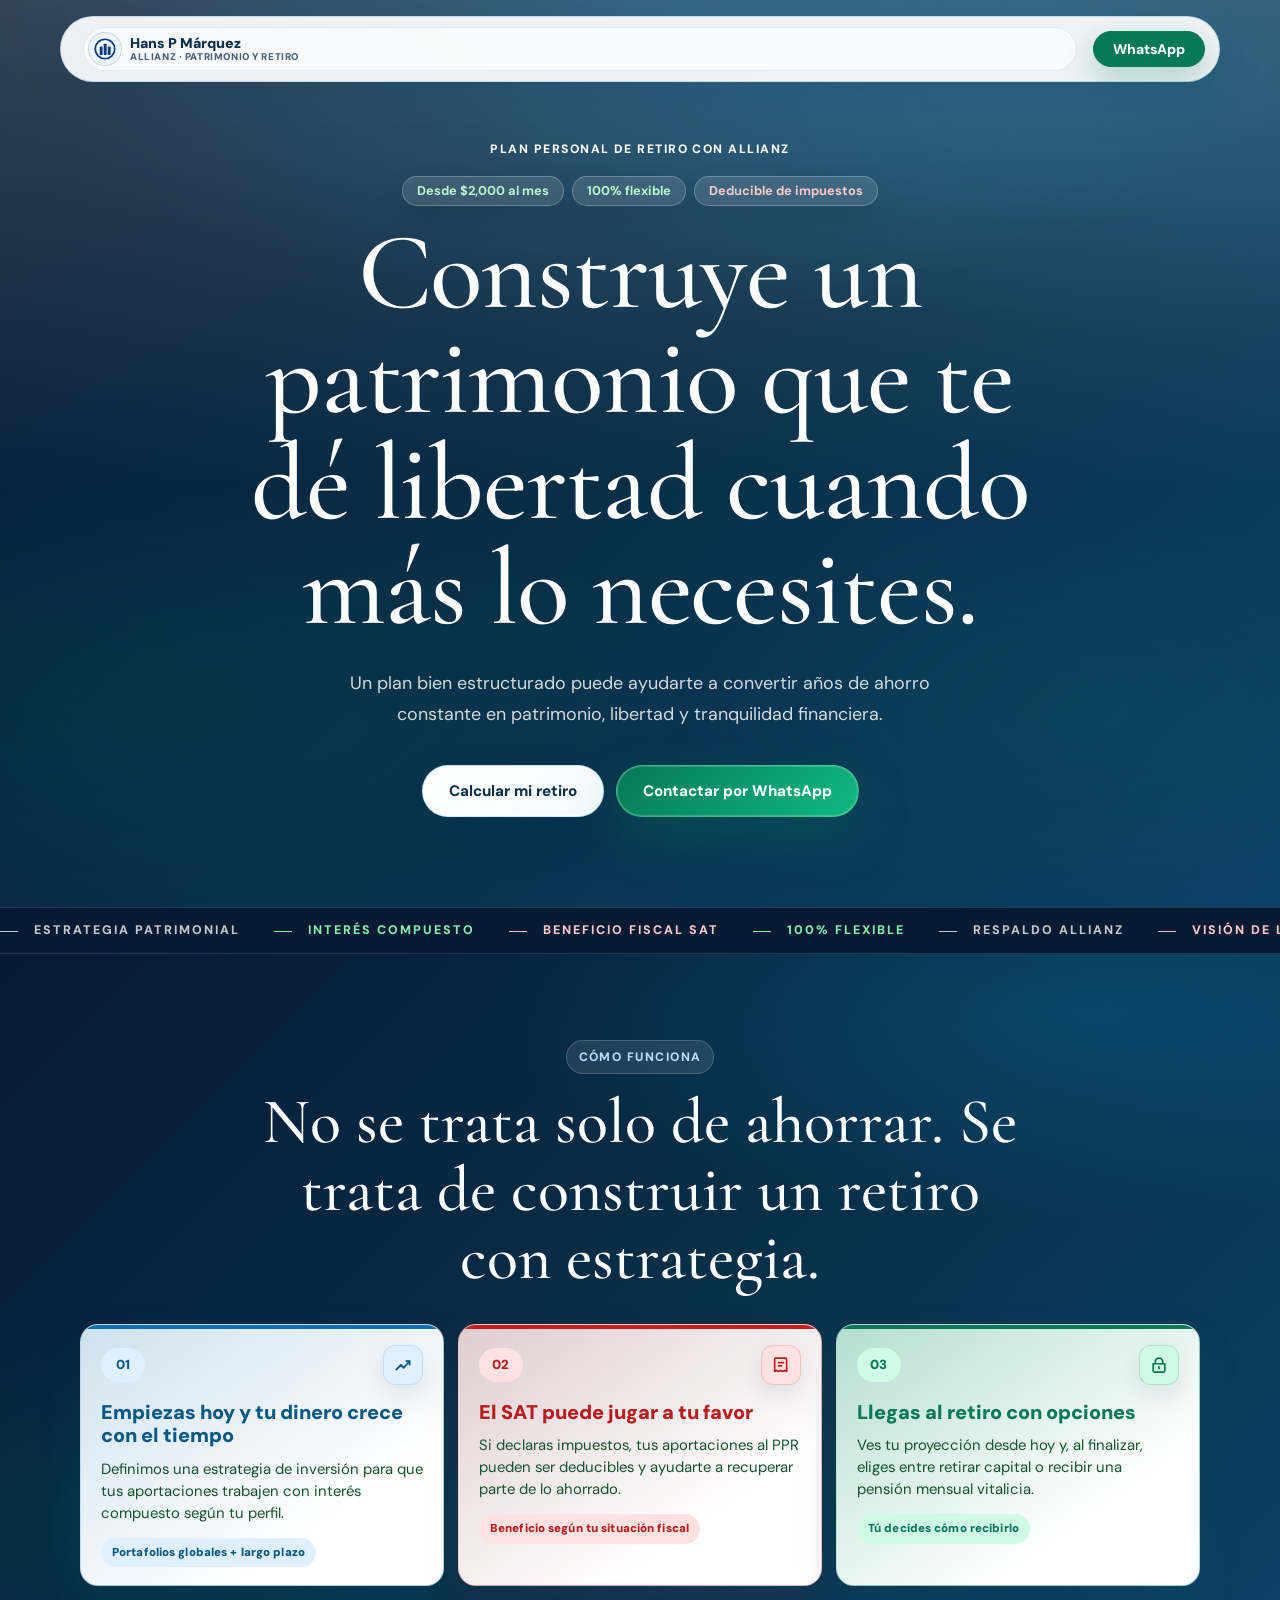
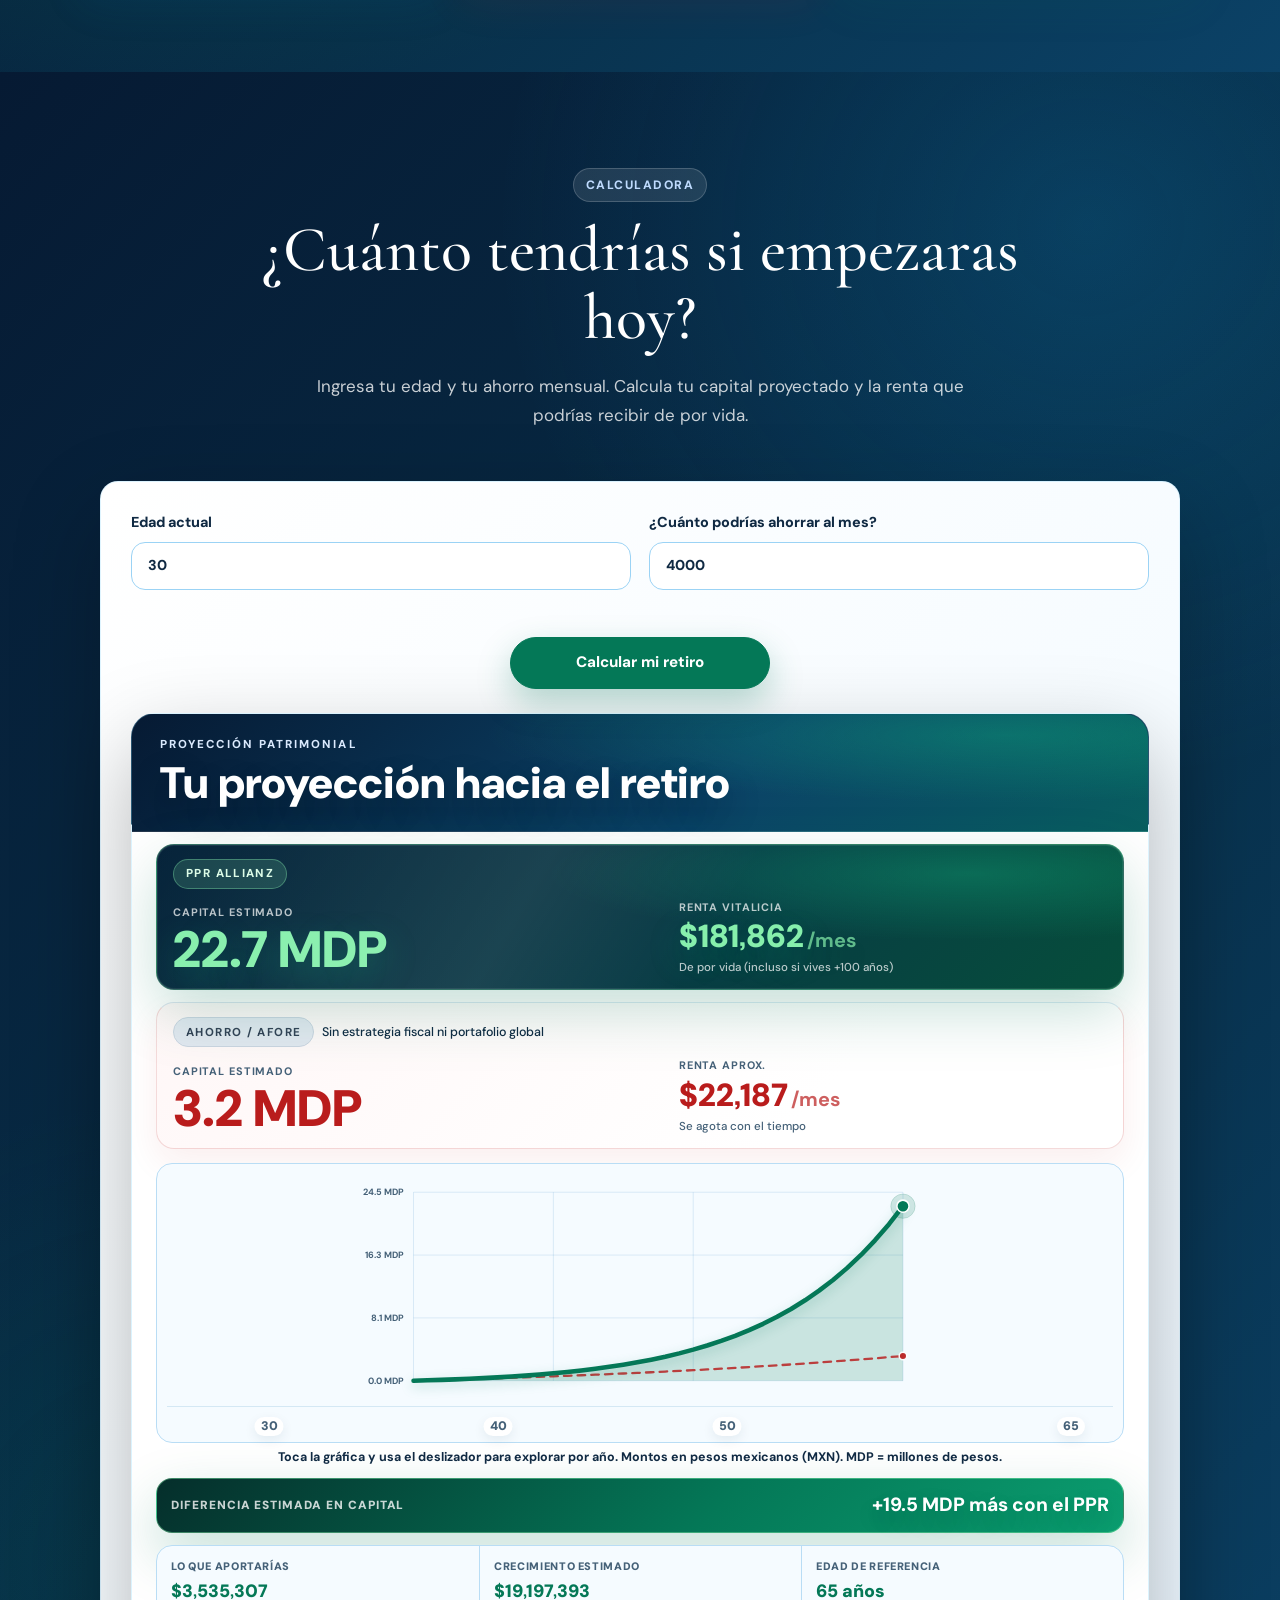
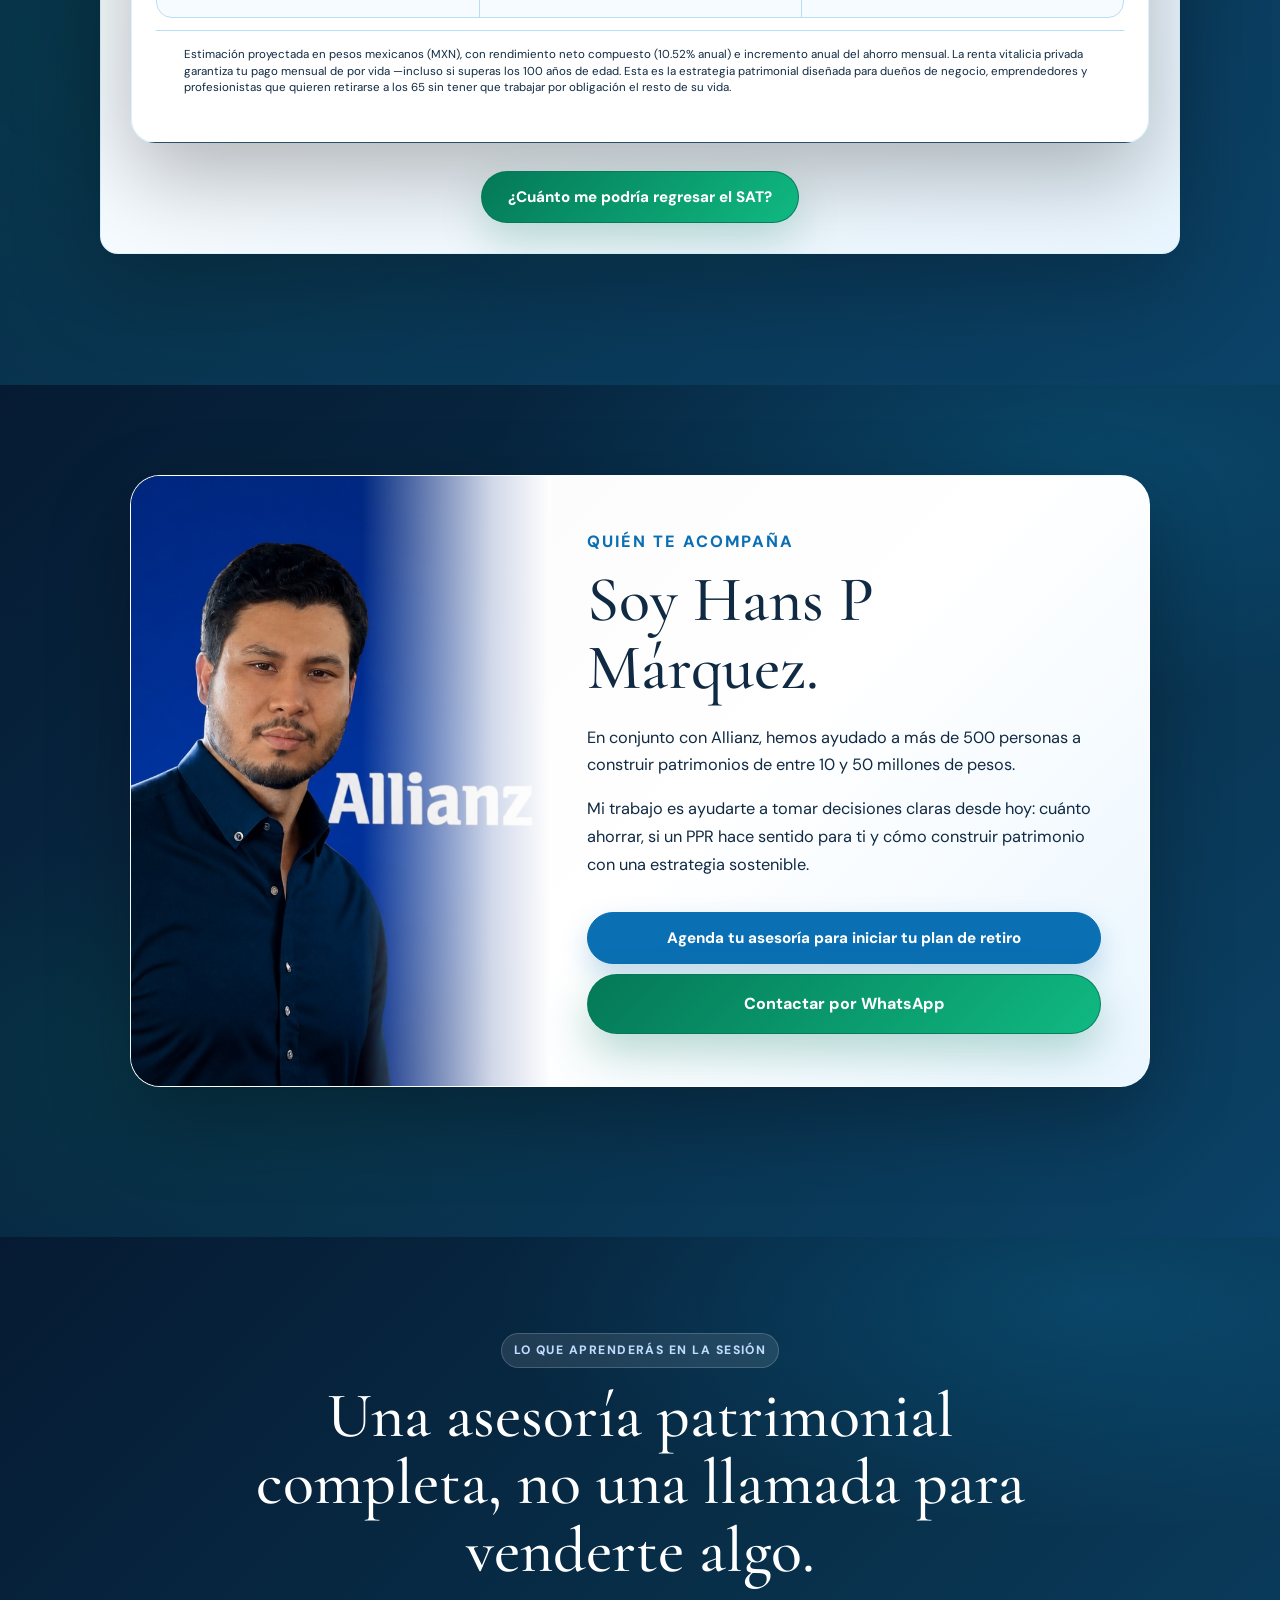
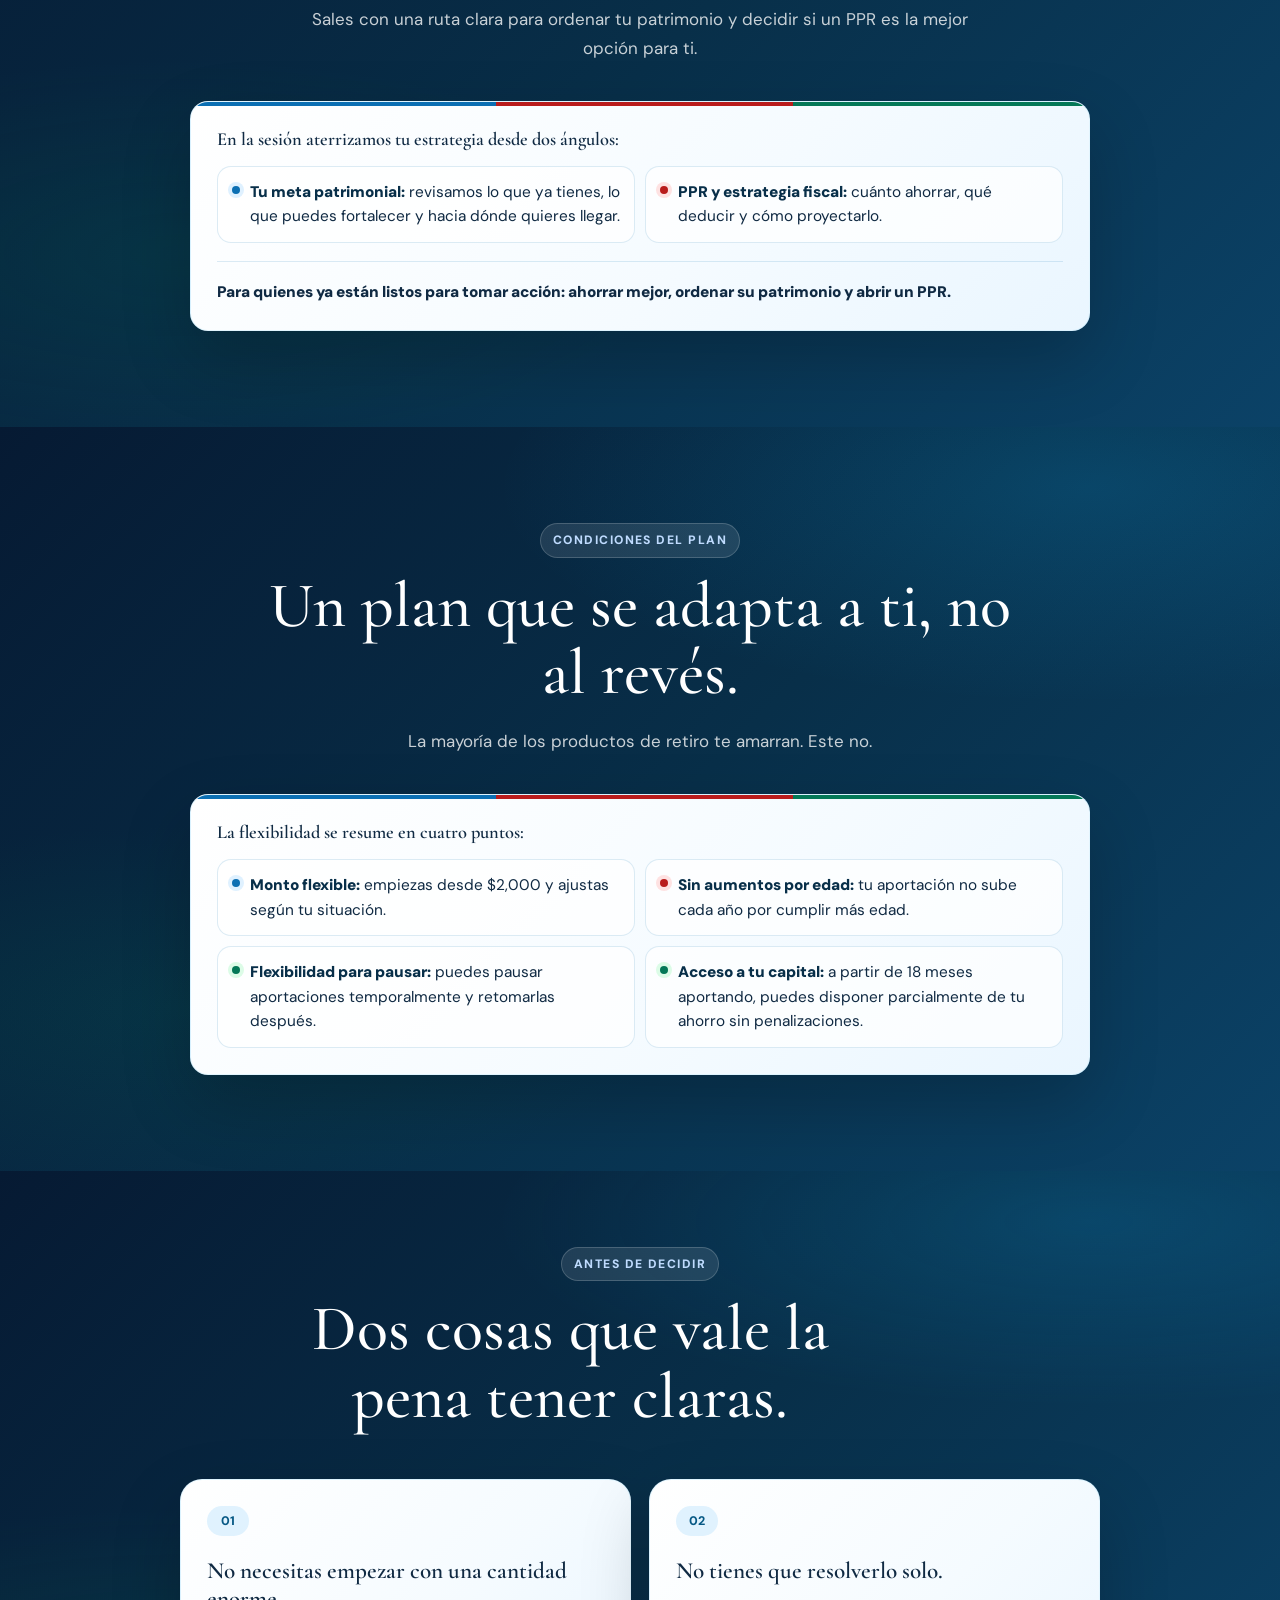
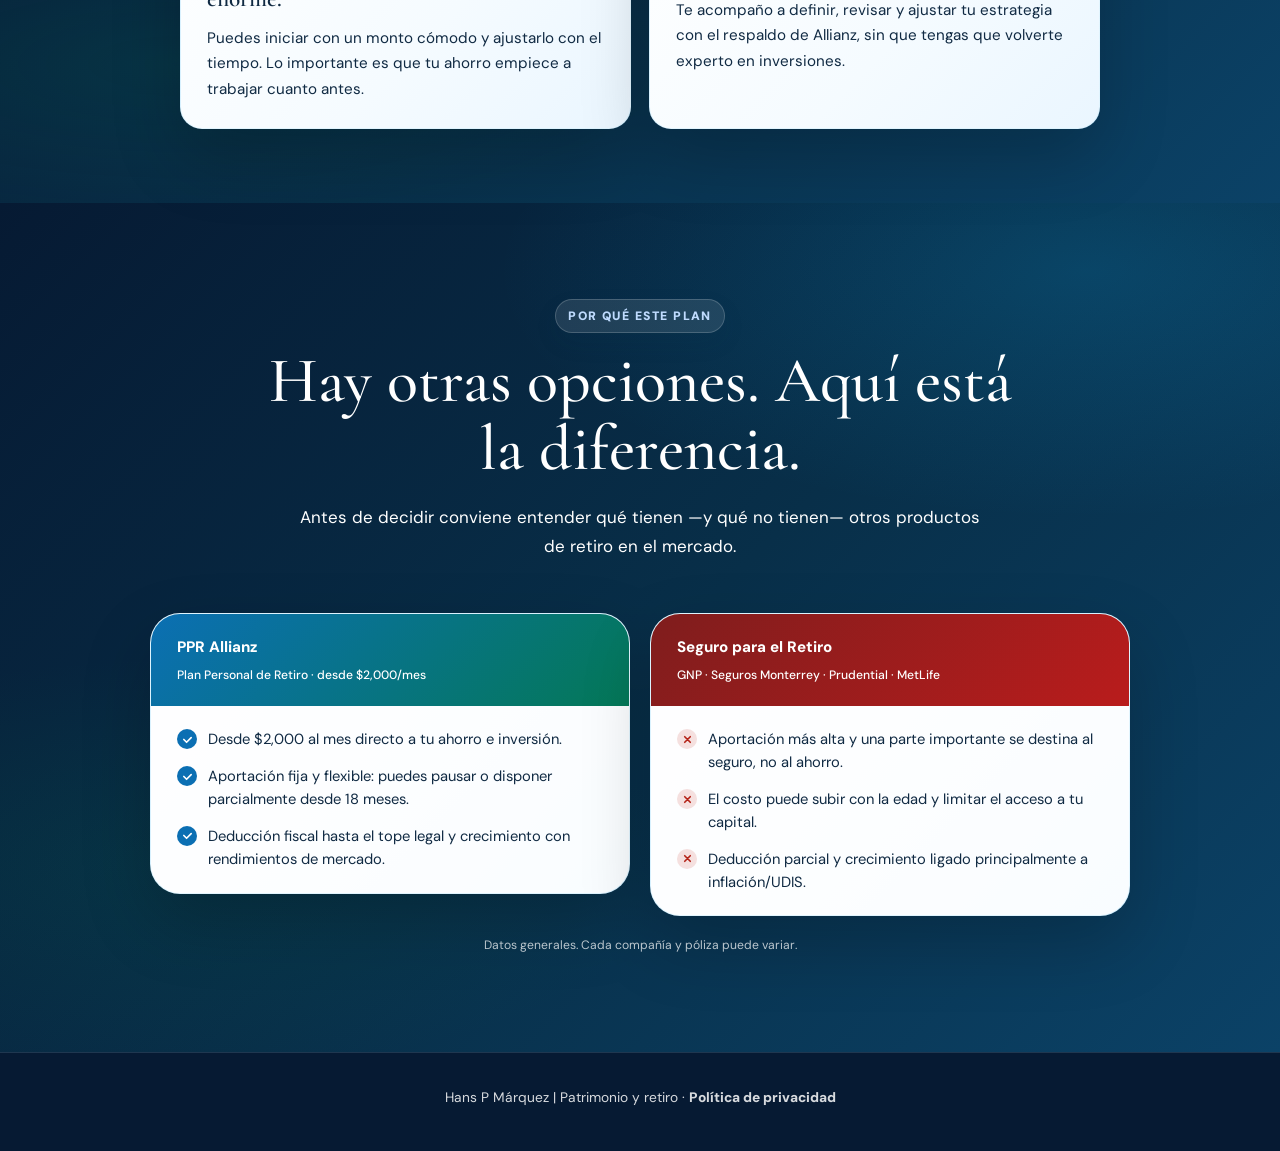
<file: index.html>
<!doctype html>
<html lang="es">
  <head>
    <meta charset="UTF-8" />
    <meta name="viewport" content="width=device-width, initial-scale=1.0" />
    <meta name="description" content="Hans P Márquez | Patrimonio y retiro" />
    <meta http-equiv="refresh" content="0; url=v3/" />
    <link rel="canonical" href="v3/" />
    <title>Hans P Márquez | Patrimonio y retiro</title>
    <style>
      body {
        display: grid;
        min-height: 100vh;
        margin: 0;
        place-items: center;
        background: #f5fbff;
        color: #082f49;
        font-family: -apple-system, BlinkMacSystemFont, "Segoe UI", sans-serif;
      }

      a {
        color: #047857;
        font-weight: 700;
      }
    </style>
    <script>
      window.location.replace("v3/");
    </script>
  </head>
  <body>
    <p>Abriendo <a href="v3/">Hans P Márquez | Patrimonio y retiro</a>...</p>
  </body>
</html>
</file>
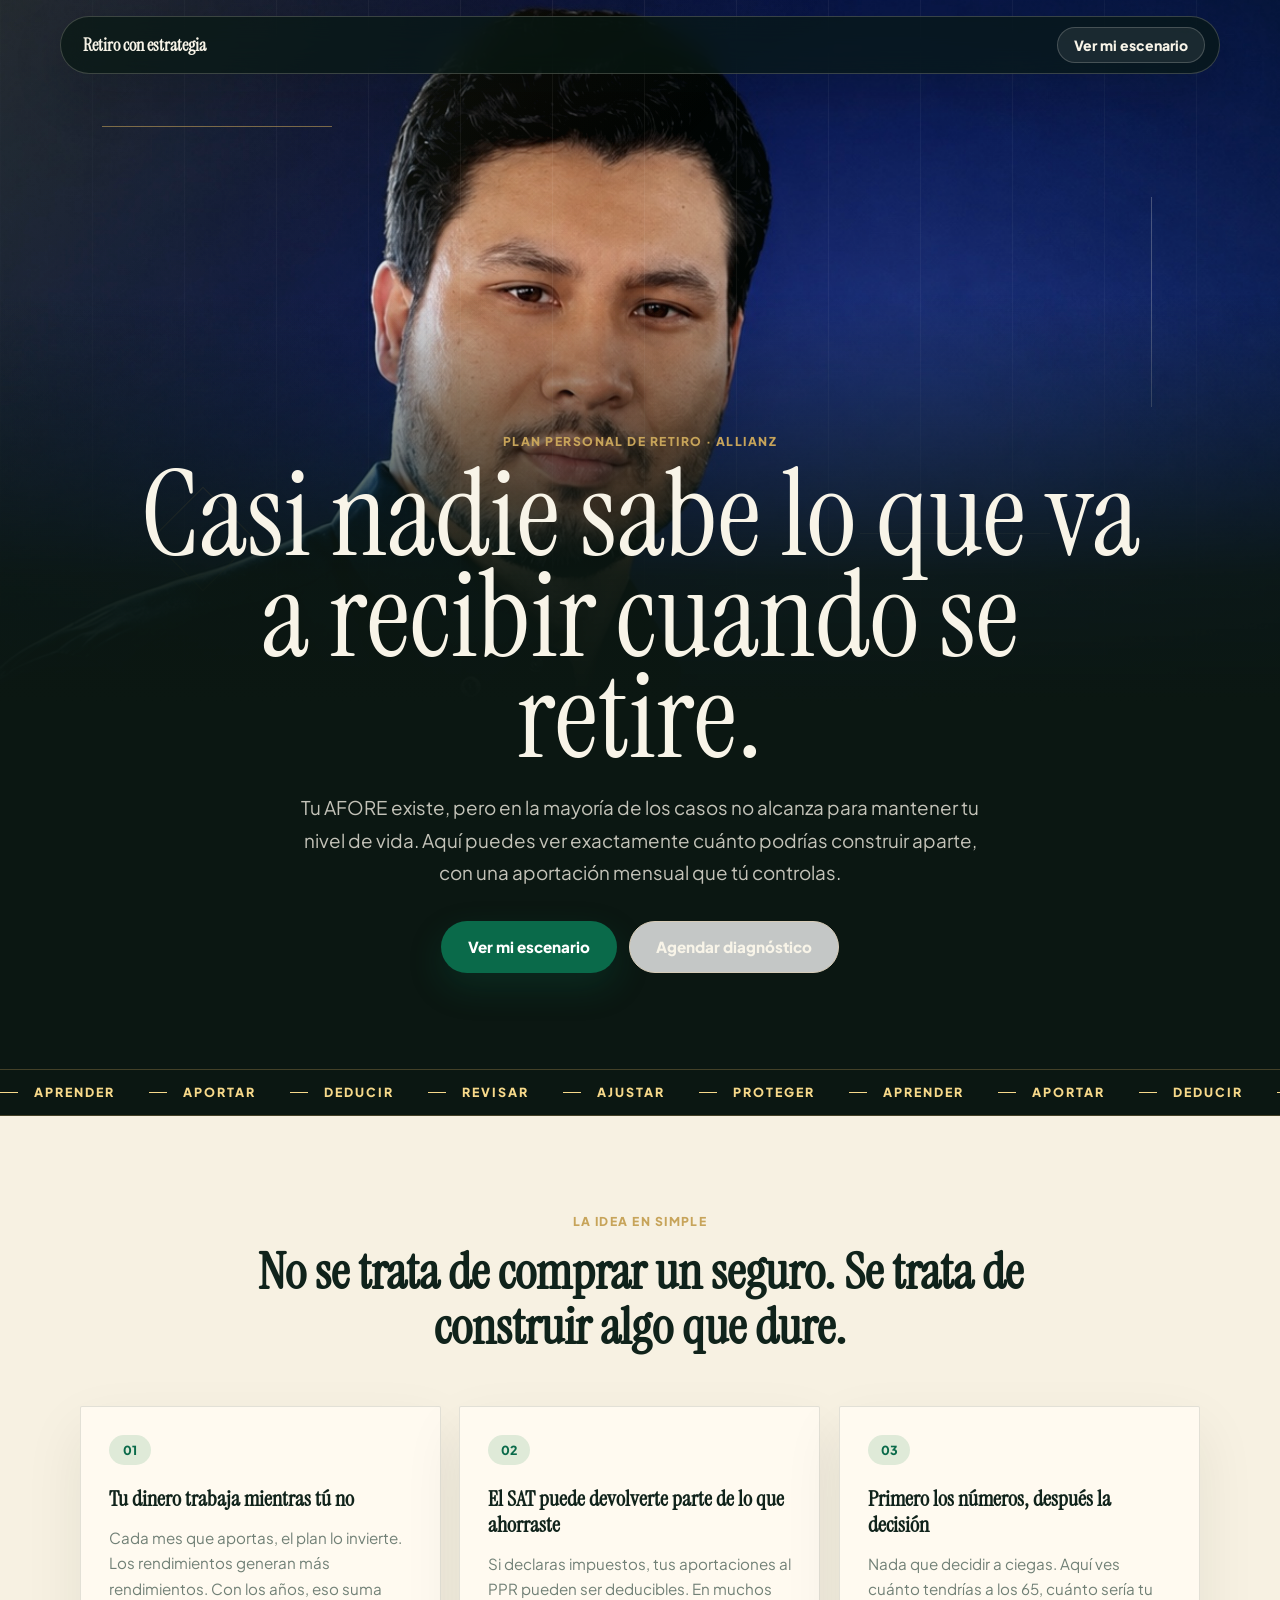
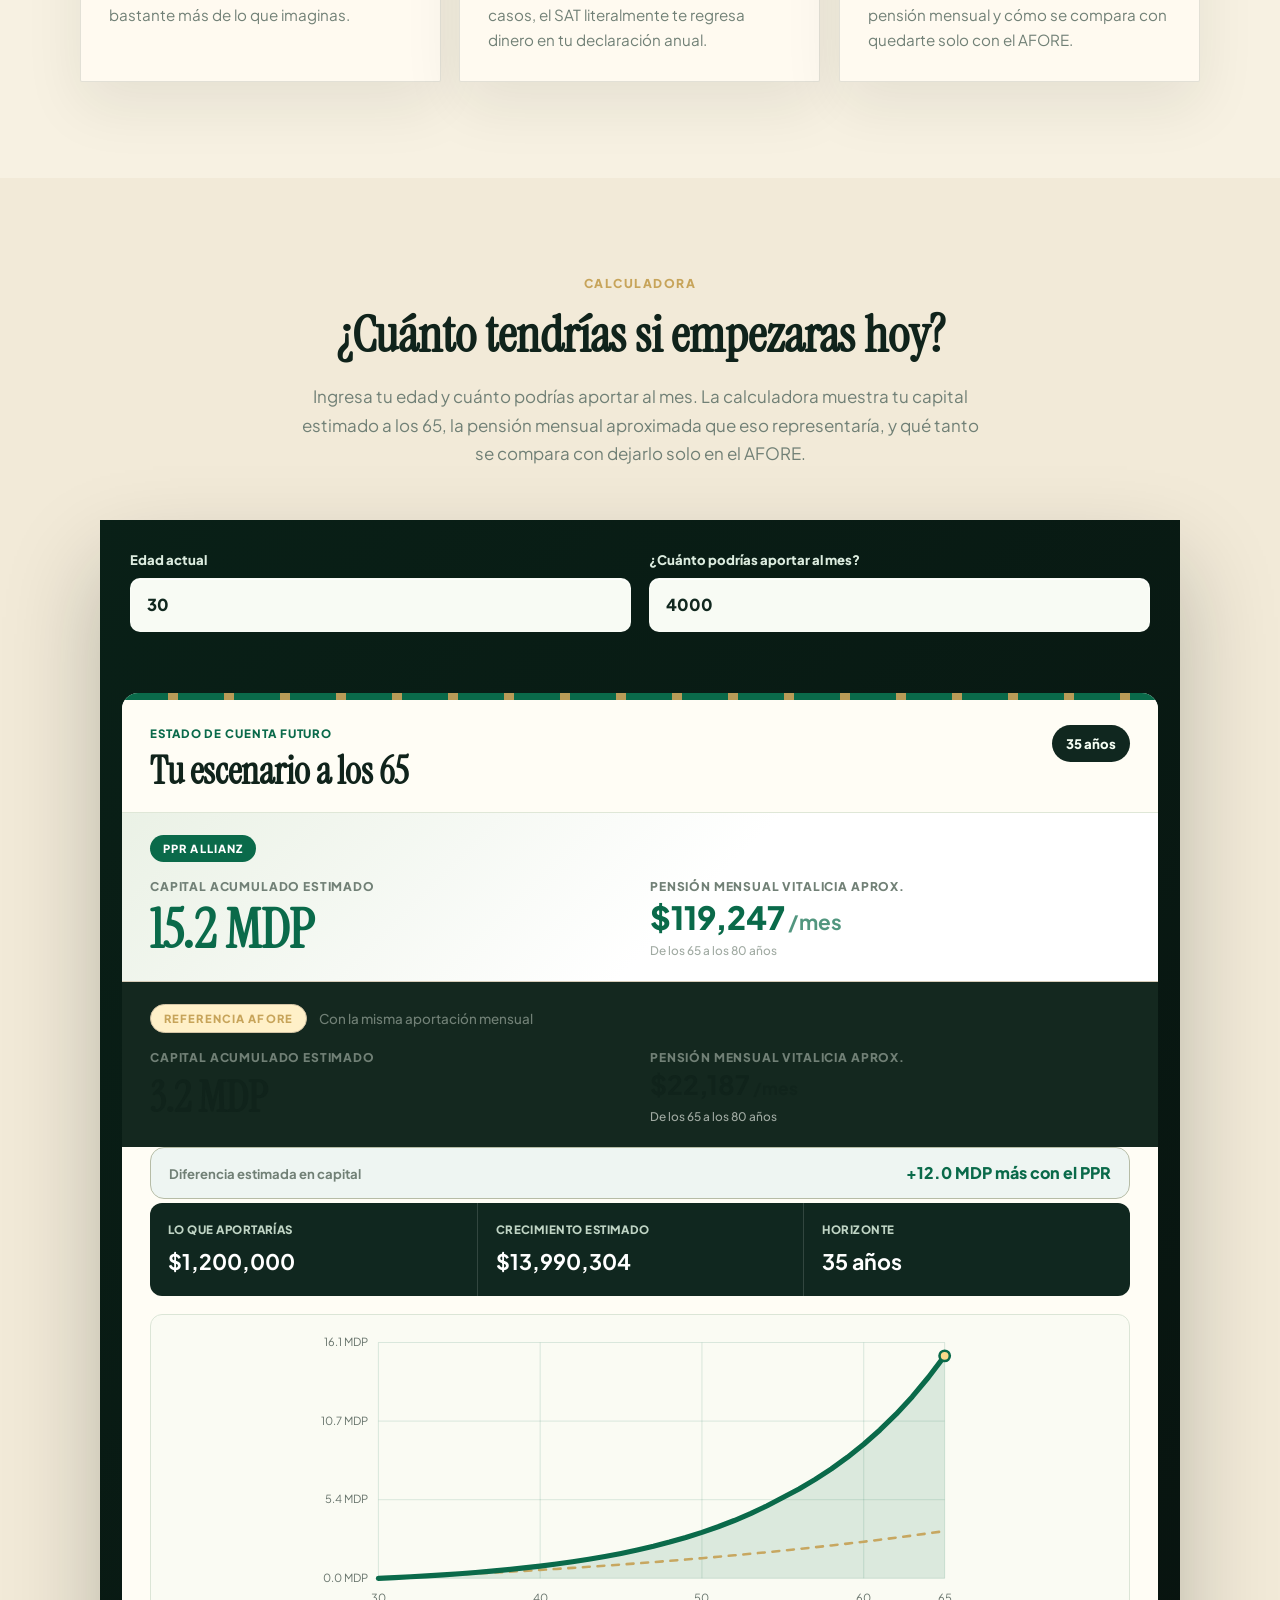
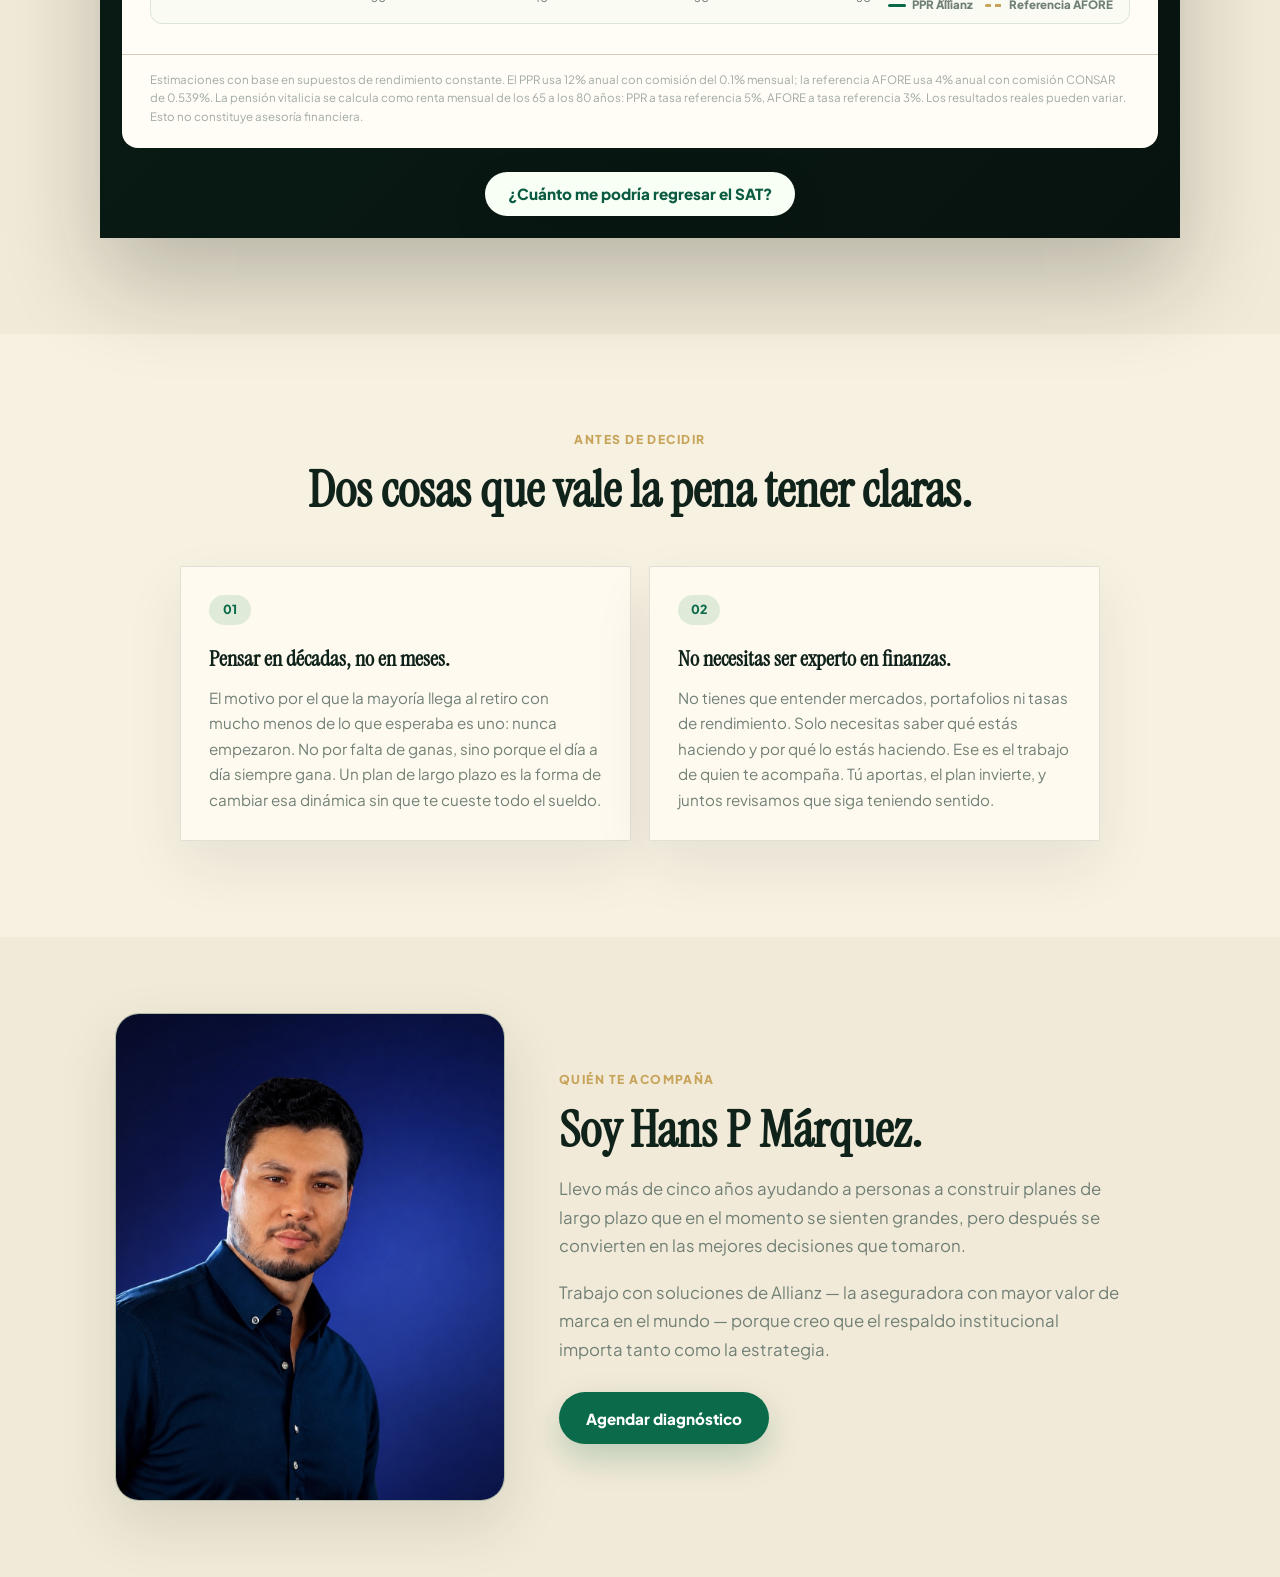
<file: v2/index.html>
<!doctype html>
<html lang="es">
  <head>
    <meta charset="UTF-8" />
    <meta name="viewport" content="width=device-width, initial-scale=1.0" />
    <meta
      name="description"
      content="Calcula cuánto podrías tener al retirarte, compara con el AFORE y estima tu pensión mensual. Plan Personal de Retiro con Allianz."
    />
    <link rel="preconnect" href="https://fonts.googleapis.com" />
    <link rel="preconnect" href="https://fonts.gstatic.com" crossorigin />
    <link
      href="https://fonts.googleapis.com/css2?family=Fraunces:opsz,wght@9..144,600;9..144,700&family=IBM+Plex+Mono:wght@500;600;700&family=Instrument+Serif:ital@0;1&family=Manrope:wght@400;500;600;700;800&family=Newsreader:opsz,wght@6..72,600;6..72,700&family=Plus+Jakarta+Sans:wght@400;500;600;700;800&family=Sora:wght@400;500;600;700;800&family=Space+Grotesk:wght@400;500;600;700&display=swap"
      rel="stylesheet"
    />
    <link rel="stylesheet" href="../styles.css" />
    <title>Plan de Retiro · Allianz · Hans P Márquez</title>
    <style>
      /* ── Entry animation ───────────────────────────────── */
      .landing-enter {
        opacity: 0;
        transform: translateY(14px);
      }
      body {
        transition: opacity 0.5s ease, transform 0.5s cubic-bezier(0.16, 1, 0.3, 1);
      }

      /* ── Scenario comparison blocks ────────────────────── */
      .scenario-block {
        padding: 22px 28px;
      }

      .scenario-block + .scenario-block {
        border-top: 1px solid var(--line);
      }

      .scenario-block-ppr {
        background: linear-gradient(
          135deg,
          color-mix(in srgb, var(--brand-50) 65%, white) 0%,
          white 55%
        );
      }

      .scenario-block-afore {
        background: var(--surface-soft);
      }

      .scenario-tag-row {
        display: flex;
        align-items: center;
        gap: 12px;
        flex-wrap: wrap;
        margin-bottom: 16px;
      }

      .scenario-tag {
        display: inline-flex;
        align-items: center;
        border-radius: 999px;
        padding: 5px 13px;
        font-family: var(--font-sans);
        font-size: 0.7rem;
        font-weight: 800;
        letter-spacing: 0.1em;
        text-transform: uppercase;
        flex-shrink: 0;
      }

      .scenario-tag-ppr {
        background: var(--brand);
        color: white;
      }

      .scenario-tag-afore {
        background: var(--accent-50);
        color: var(--accent);
        border: 1px solid color-mix(in srgb, var(--accent) 20%, var(--line));
      }

      .scenario-sub {
        margin: 0;
        color: var(--muted);
        font-size: 0.84rem;
        font-weight: 500;
      }

      .scenario-numbers {
        display: grid;
        grid-template-columns: 1fr 1fr;
        gap: 20px;
      }

      @media (max-width: 520px) {
        .scenario-numbers {
          grid-template-columns: 1fr;
          gap: 14px;
        }
      }

      .scenario-col {
        display: grid;
        gap: 5px;
      }

      .scenario-label {
        display: block;
        color: var(--muted);
        font-size: 0.75rem;
        font-weight: 800;
        text-transform: uppercase;
        letter-spacing: 0.07em;
      }

      /* PPR — números grandes y verdes */
      .scenario-block-ppr .scenario-capital-num {
        font-family: var(--font-display);
        font-size: clamp(2.2rem, 5vw, 3.4rem);
        font-weight: 700;
        color: var(--brand);
        line-height: 1;
        display: block;
      }

      .scenario-block-ppr .scenario-pension-num {
        font-size: clamp(1.35rem, 3vw, 2rem);
        font-weight: 800;
        color: var(--brand);
        line-height: 1;
        display: flex;
        align-items: baseline;
        gap: 3px;
      }

      /* AFORE — números más discretos */
      .scenario-capital-afore {
        font-family: var(--font-display);
        font-size: clamp(1.7rem, 4vw, 2.6rem) !important;
        font-weight: 650;
        color: var(--ink) !important;
        line-height: 1;
        display: block;
      }

      .scenario-pension-afore {
        font-size: clamp(1.1rem, 2.5vw, 1.65rem) !important;
        font-weight: 700;
        color: var(--ink) !important;
        line-height: 1;
        display: flex;
        align-items: baseline;
        gap: 3px;
      }

      .scenario-pension-num small,
      .scenario-pension-afore small {
        font-size: 0.65em;
        font-weight: 700;
        opacity: 0.7;
      }

      .scenario-note {
        display: block;
        margin-top: 4px;
        color: var(--faint);
        font-size: 0.74rem;
        font-style: normal;
        font-weight: 500;
      }

      /* Diferencia entre escenarios */
      .scenario-diff {
        margin: 0 28px 4px;
        padding: 13px 18px;
        border-radius: var(--radius-md);
        background: color-mix(in srgb, var(--brand) 7%, white);
        border: 1px solid color-mix(in srgb, var(--brand) 16%, var(--line));
        display: flex;
        align-items: center;
        justify-content: space-between;
        gap: 12px;
        flex-wrap: wrap;
      }

      .scenario-diff span {
        color: var(--muted);
        font-size: 0.82rem;
        font-weight: 700;
      }

      .scenario-diff strong {
        color: var(--brand);
        font-size: 1rem;
        font-weight: 800;
      }

      /* Disclaimer al pie de la tarjeta */
      .statement-disclaimer {
        margin: 0;
        padding: 16px 28px 22px;
        color: var(--faint);
        font-size: 0.72rem;
        line-height: 1.6;
        border-top: 1px solid var(--line);
      }

      /* ── SAT copy inline ───────────────────────────────── */
      .sat-copy h3 {
        margin-top: 8px;
        font-size: 1.15rem;
      }
    </style>
  </head>
  <body class="theme-green proposal-vault proposal-cinema">

    <header class="site-header" aria-label="Navegación principal">
      <a class="brand-mark" href="#top">Retiro con estrategia</a>
      <a class="btn btn-outline btn-small" href="#calculadora">Ver mi escenario</a>
    </header>

    <main>

      <!-- ── Hero ──────────────────────────────────────────── -->
      <section class="hero" id="top">
        <div class="hero-media">
          <img src="../assets/asesor-retrato.jpg" alt="Asesor patrimonial Hans P Márquez" />
          <div class="hero-fade" aria-hidden="true"></div>
          <div class="hero-motion" aria-hidden="true">
            <span></span><span></span><span></span><span></span>
          </div>
        </div>
        <div class="hero-copy reveal">
          <p class="eyebrow">Plan Personal de Retiro · Allianz</p>
          <h1>Casi nadie sabe lo que va a recibir cuando se retire.</h1>
          <p class="lead">
            Tu AFORE existe, pero en la mayoría de los casos no alcanza para mantener tu nivel de vida. Aquí puedes ver exactamente cuánto podrías construir aparte, con una aportación mensual que tú controlas.
          </p>
          <div class="hero-actions">
            <a class="btn btn-primary btn-large" href="#calculadora">Ver mi escenario</a>
            <a class="btn btn-ghost btn-large" href="https://scheduler.zoom.us/cristinartz/ppr" target="_blank" rel="noopener noreferrer">
              Agendar diagnóstico
            </a>
          </div>
        </div>
      </section>

      <!-- ── Ticker ─────────────────────────────────────────── -->
      <section class="motion-strip" aria-label="Ruta del plan">
        <div class="ticker-track">
          <span>Aprender</span><span>Aportar</span><span>Deducir</span>
          <span>Revisar</span><span>Ajustar</span><span>Proteger</span>
          <span>Aprender</span><span>Aportar</span><span>Deducir</span>
          <span>Revisar</span><span>Ajustar</span><span>Proteger</span>
        </div>
      </section>

      <!-- ── Intro cards ─────────────────────────────────────── -->
      <section class="section intro-section">
        <div class="section-heading reveal">
          <p class="eyebrow">La idea en simple</p>
          <h2>No se trata de comprar un seguro. Se trata de construir algo que dure.</h2>
        </div>
        <div class="value-grid reveal" aria-label="Beneficios principales">
          <article data-tilt>
            <span>01</span>
            <h3>Tu dinero trabaja mientras tú no</h3>
            <p>Cada mes que aportas, el plan lo invierte. Los rendimientos generan más rendimientos. Con los años, eso suma bastante más de lo que imaginas.</p>
          </article>
          <article data-tilt>
            <span>02</span>
            <h3>El SAT puede devolverte parte de lo que ahorraste</h3>
            <p>Si declaras impuestos, tus aportaciones al PPR pueden ser deducibles. En muchos casos, el SAT literalmente te regresa dinero en tu declaración anual.</p>
          </article>
          <article data-tilt>
            <span>03</span>
            <h3>Primero los números, después la decisión</h3>
            <p>Nada que decidir a ciegas. Aquí ves cuánto tendrías a los 65, cuánto sería tu pensión mensual y cómo se compara con quedarte solo con el AFORE.</p>
          </article>
        </div>
      </section>

      <!-- ── Calculadora ─────────────────────────────────────── -->
      <section class="section calculator-section" id="calculadora">
        <div class="section-heading reveal">
          <p class="eyebrow">Calculadora</p>
          <h2>¿Cuánto tendrías si empezaras hoy?</h2>
          <p>Ingresa tu edad y cuánto podrías aportar al mes. La calculadora muestra tu capital estimado a los 65, la pensión mensual aproximada que eso representaría, y qué tanto se compara con dejarlo solo en el AFORE.</p>
        </div>

        <div class="calculator-card reveal" data-tilt>
          <form class="calculator-form" id="calculator-form">
            <div class="form-grid">
              <label class="field">
                <span>Edad actual</span>
                <input id="age-input" type="number" min="18" max="60" value="30" inputmode="numeric" />
                <small id="age-help"></small>
              </label>
              <label class="field">
                <span>¿Cuánto podrías aportar al mes?</span>
                <input id="contribution-input" type="number" min="2000" step="500" value="4000" inputmode="numeric" />
                <small id="contribution-help"></small>
              </label>
            </div>
          </form>

          <div class="result-panel" id="retirement-result" aria-live="polite"></div>

          <div class="sat-step" id="sat-step">
            <button class="btn btn-primary" id="show-sat-button" type="button">
              ¿Cuánto me podría regresar el SAT?
            </button>

            <div class="sat-panel" id="sat-panel" hidden>
              <div class="sat-copy">
                <p class="eyebrow">Estimación fiscal</p>
                <h3>Agrega tu ingreso mensual para ver cuánto podrías recuperar.</h3>
                <p>Tomamos la aportación que ya pusiste arriba y calculamos qué tanto es deducible según tu nivel de ingreso.</p>
              </div>

              <div class="form-grid sat-form-grid">
                <label class="field">
                  <span>Sueldo mensual bruto</span>
                  <input id="salary-input" type="number" value="50000" step="1000" inputmode="numeric" />
                  <small>Antes de impuestos. Lo multiplicamos por 12 para el cálculo anual.</small>
                </label>
              </div>

              <div class="sat-result" id="sat-result" aria-live="polite"></div>
            </div>
          </div>
        </div>
      </section>

      <!-- ── Notas ───────────────────────────────────────────── -->
      <section class="section notes-section">
        <div class="section-heading reveal">
          <p class="eyebrow">Antes de decidir</p>
          <h2>Dos cosas que vale la pena tener claras.</h2>
        </div>
        <div class="note-grid reveal" id="note-grid"></div>
      </section>

      <!-- ── Asesor ──────────────────────────────────────────── -->
      <section class="advisor-section">
        <div class="advisor-inner reveal">
          <img src="../assets/asesor-retrato.jpg" alt="Hans P Márquez, asesor patrimonial Allianz" />
          <div class="advisor-copy">
            <p class="eyebrow">Quién te acompaña</p>
            <h2>Soy Hans P Márquez.</h2>
            <p>
              Llevo más de cinco años ayudando a personas a construir planes de largo plazo que en el momento se sienten grandes, pero después se convierten en las mejores decisiones que tomaron.
            </p>
            <p>
              Trabajo con soluciones de Allianz — la aseguradora con mayor valor de marca en el mundo — porque creo que el respaldo institucional importa tanto como la estrategia.
            </p>
            <a class="btn btn-primary btn-large" href="https://scheduler.zoom.us/cristinartz/ppr" target="_blank" rel="noopener noreferrer">
              Agendar diagnóstico
            </a>
          </div>
        </div>
      </section>

    </main>

    <!-- Script propio de v2 (con pensión vitalicia y copies mejorados) -->
    <script src="script.js" defer></script>

    <script>
      /* Entry animation al llegar desde intro.html */
      (function () {
        document.body.classList.add("landing-enter");
        requestAnimationFrame(() => {
          requestAnimationFrame(() => {
            document.body.classList.remove("landing-enter");
          });
        });
      })();
    </script>

  </body>
</html>
</file>
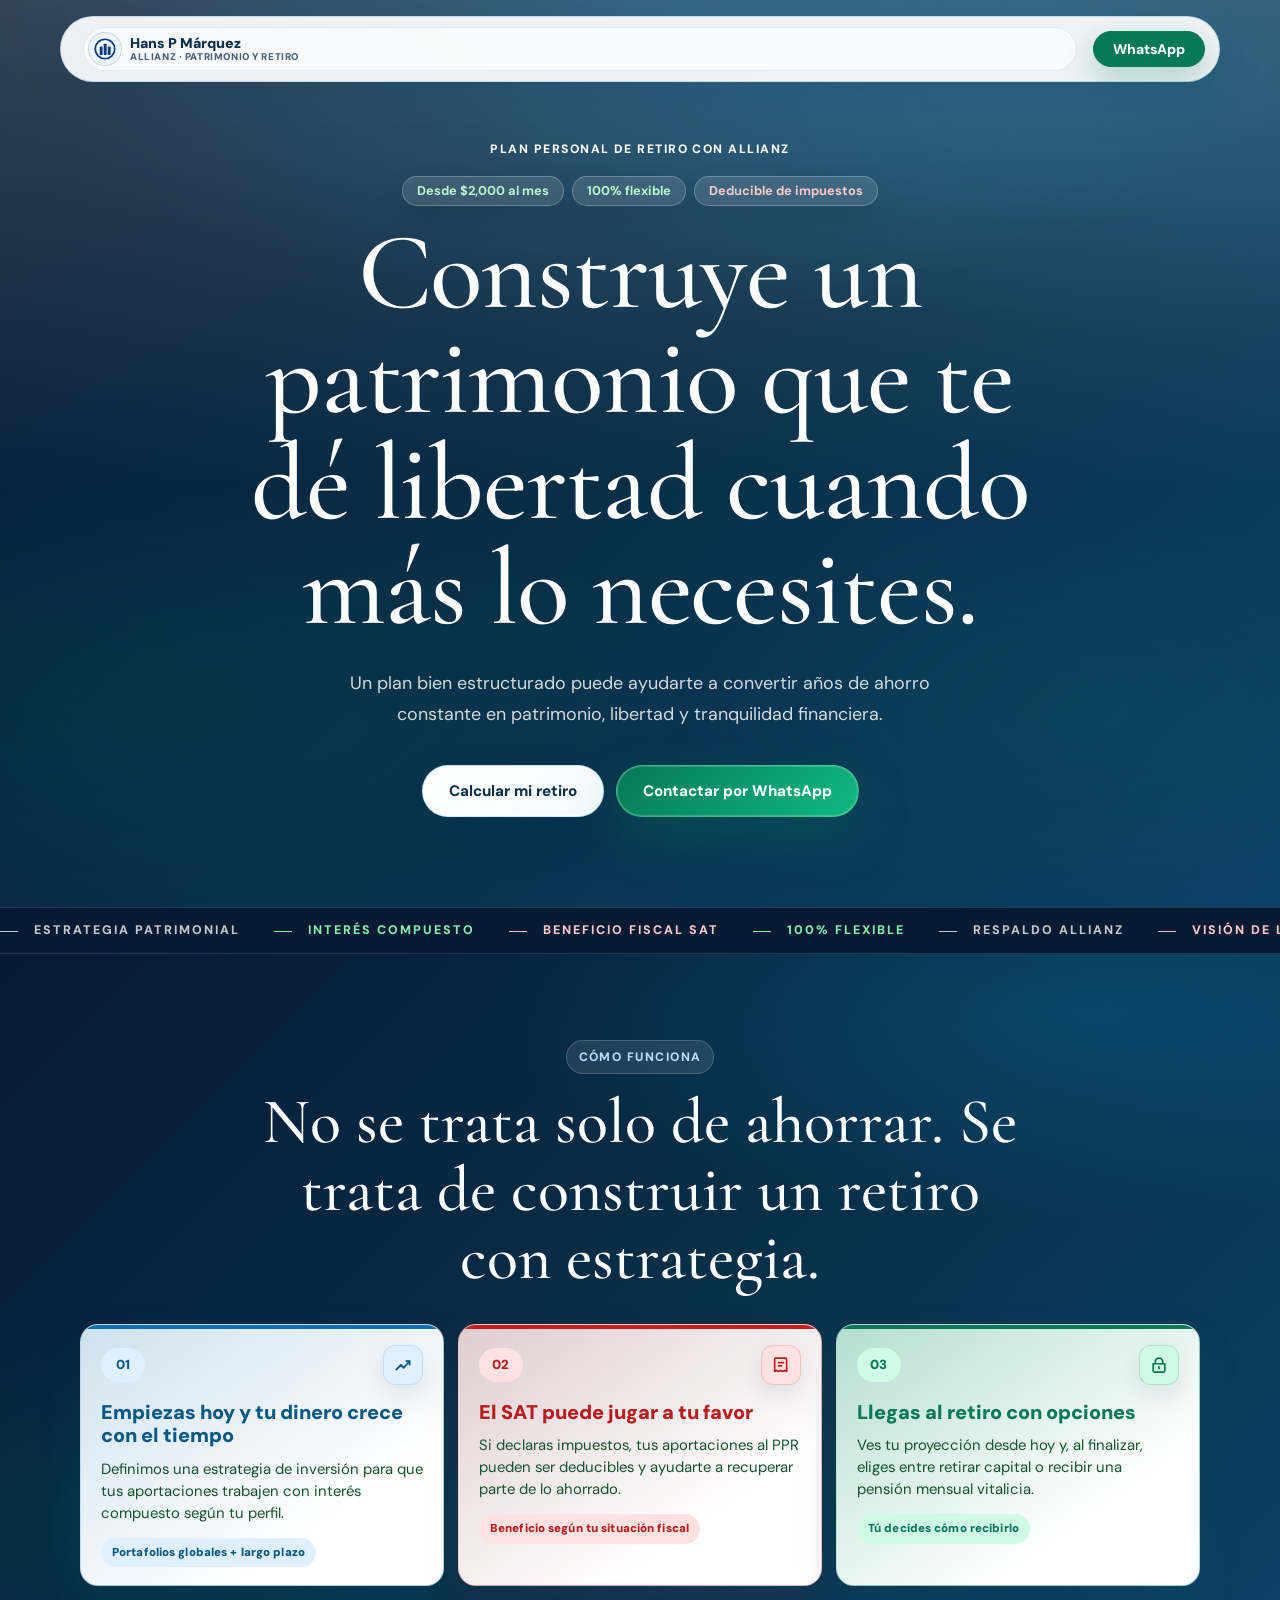
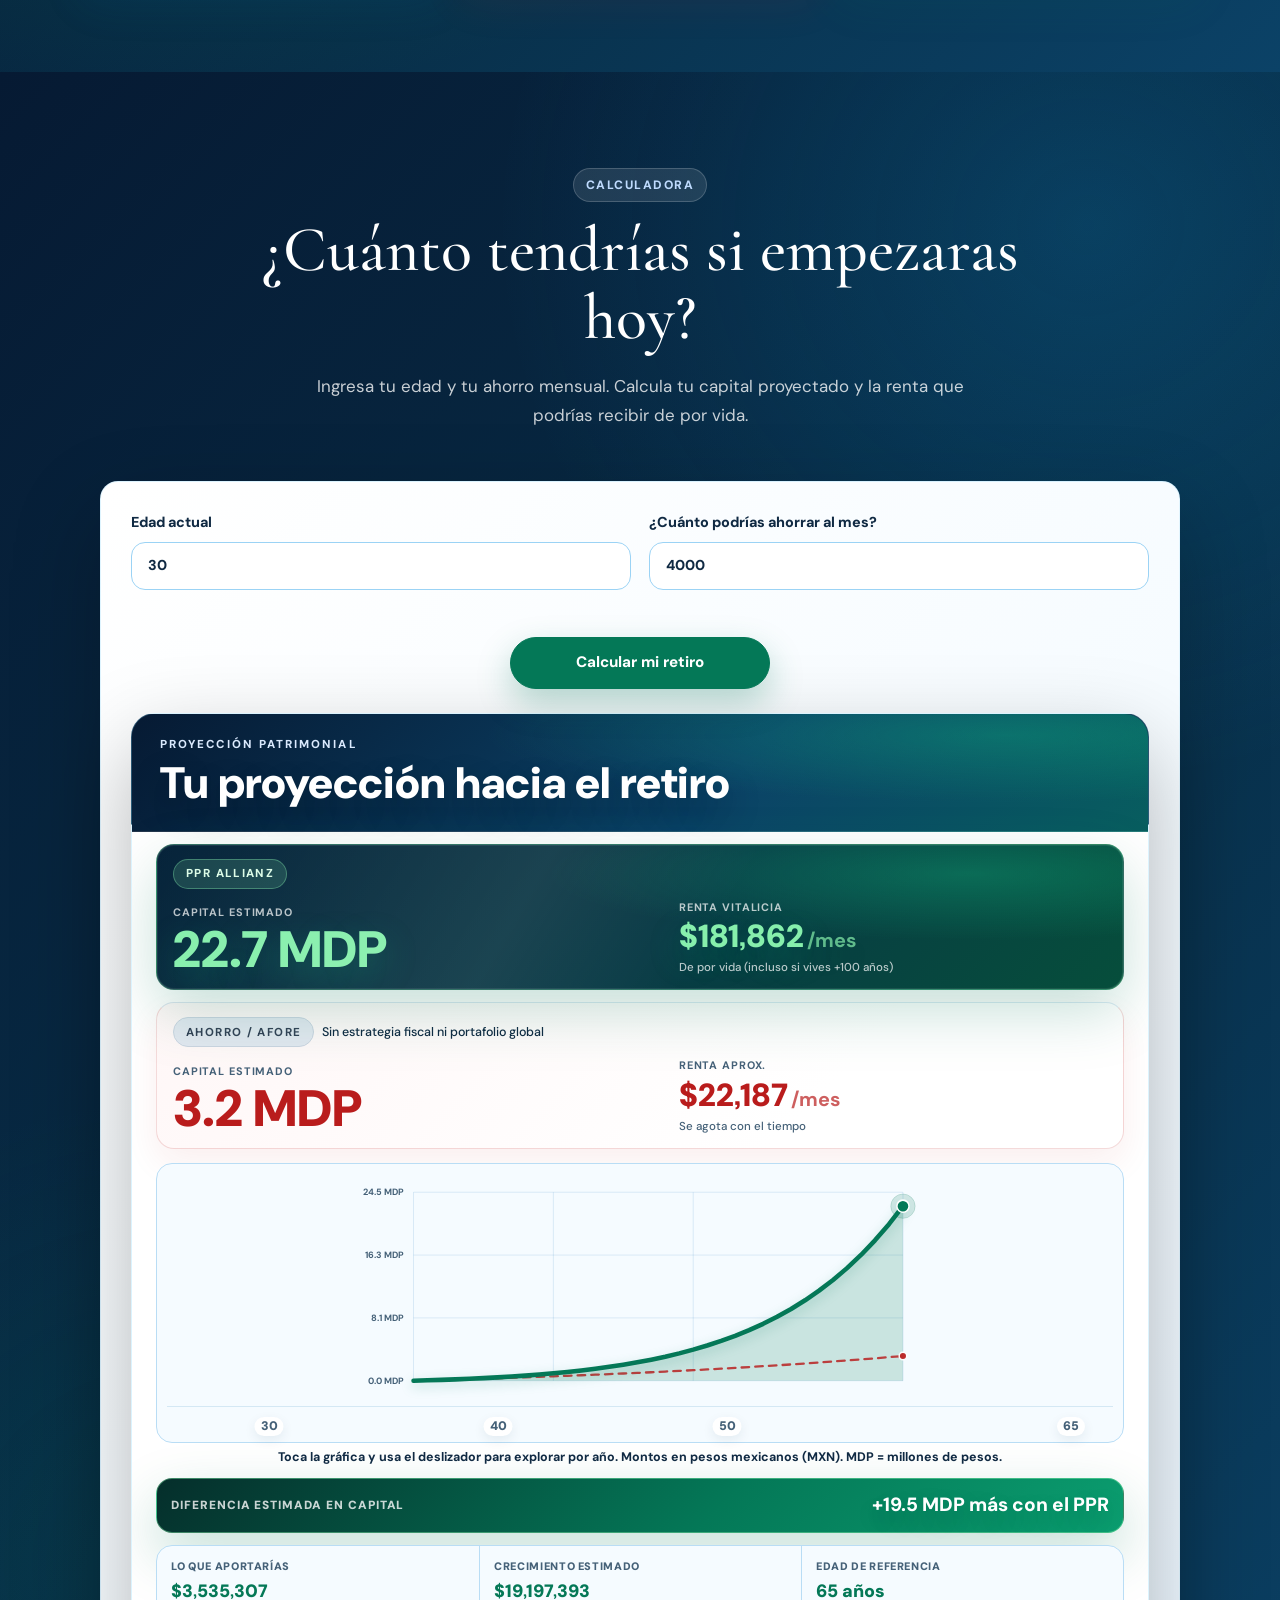
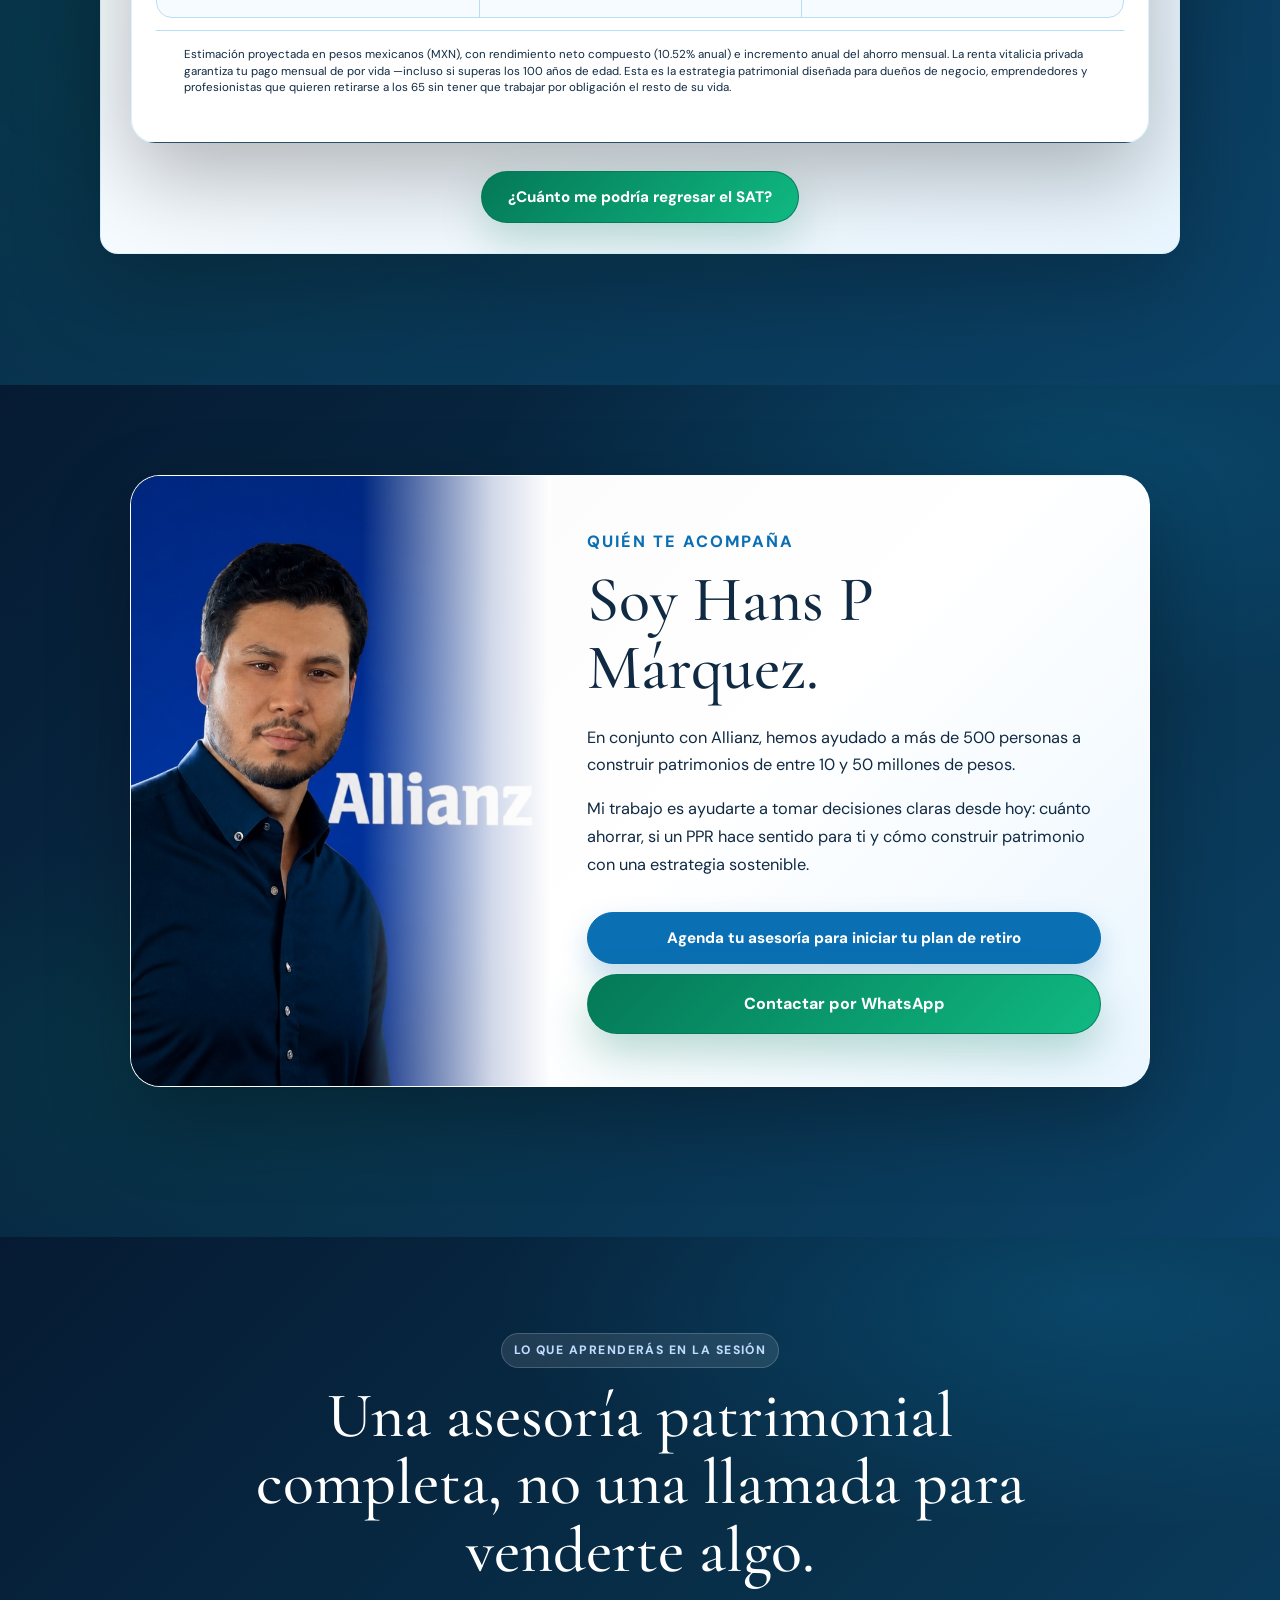
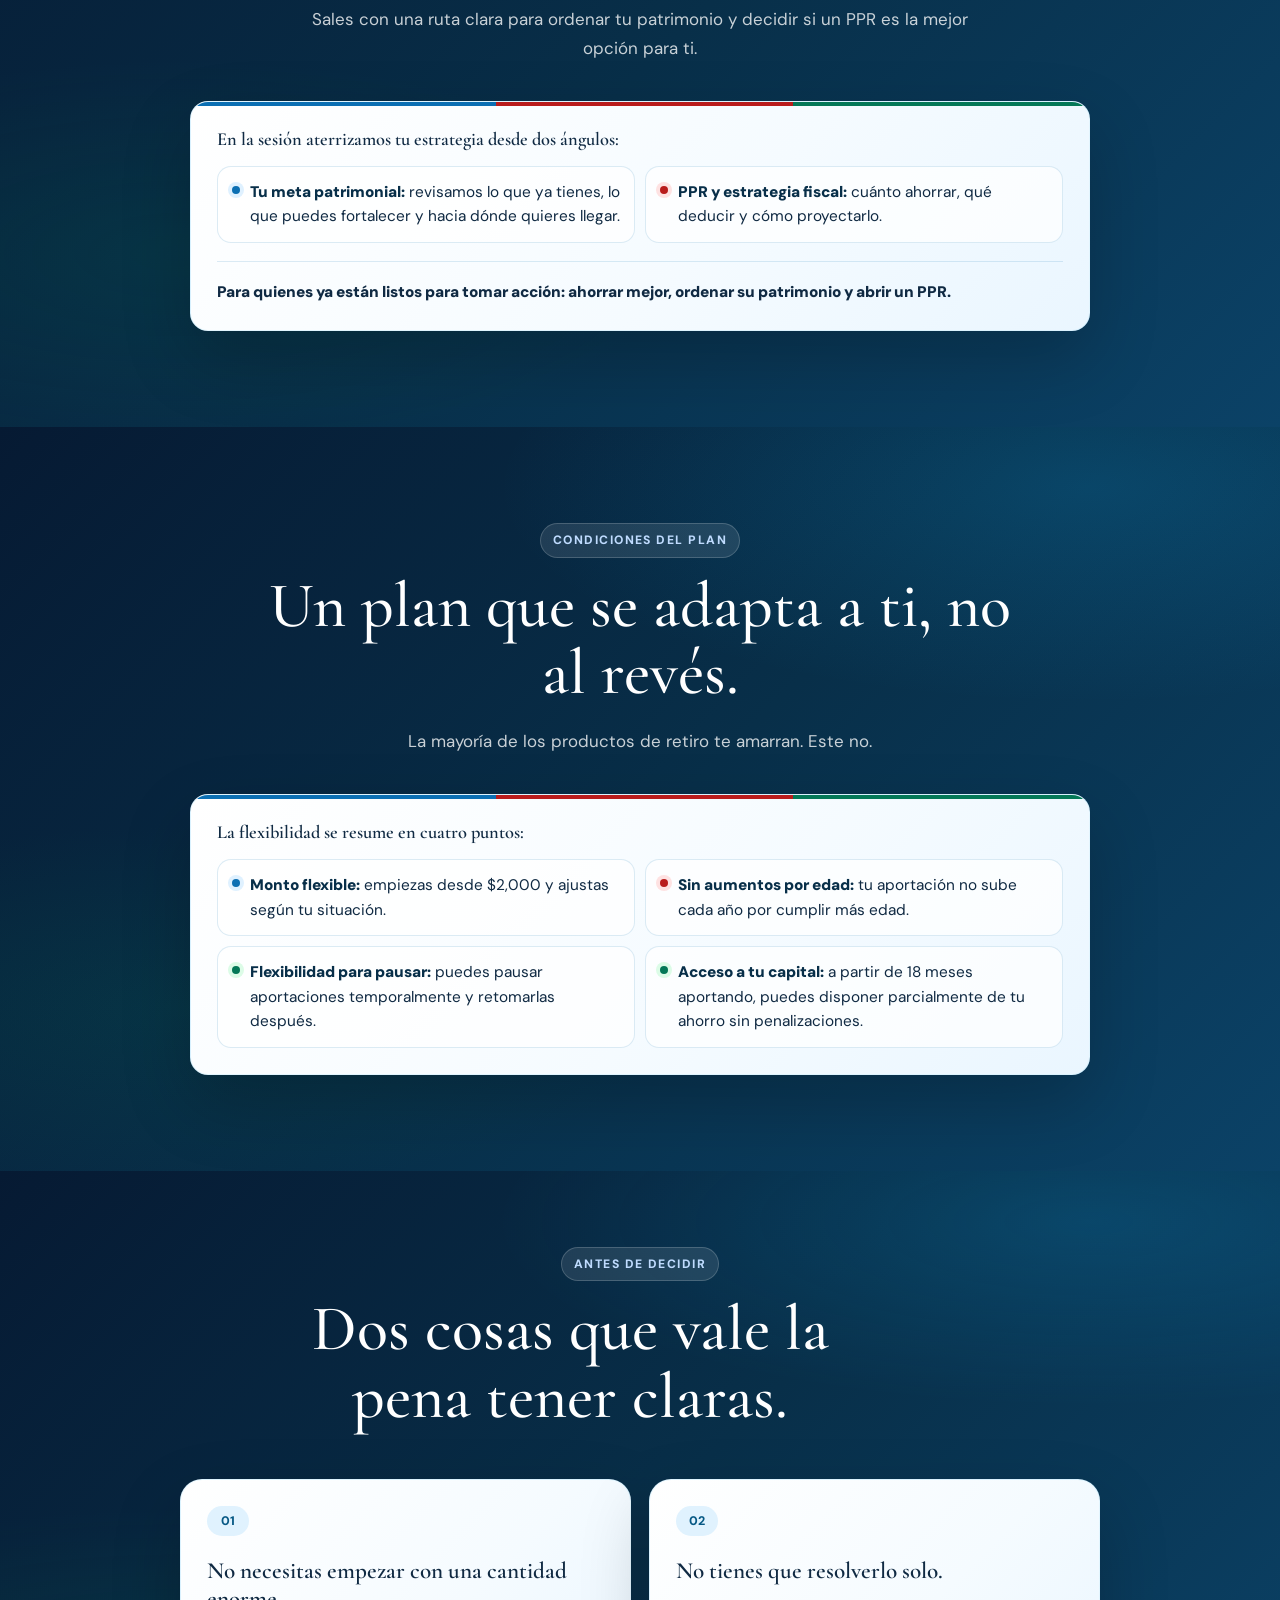
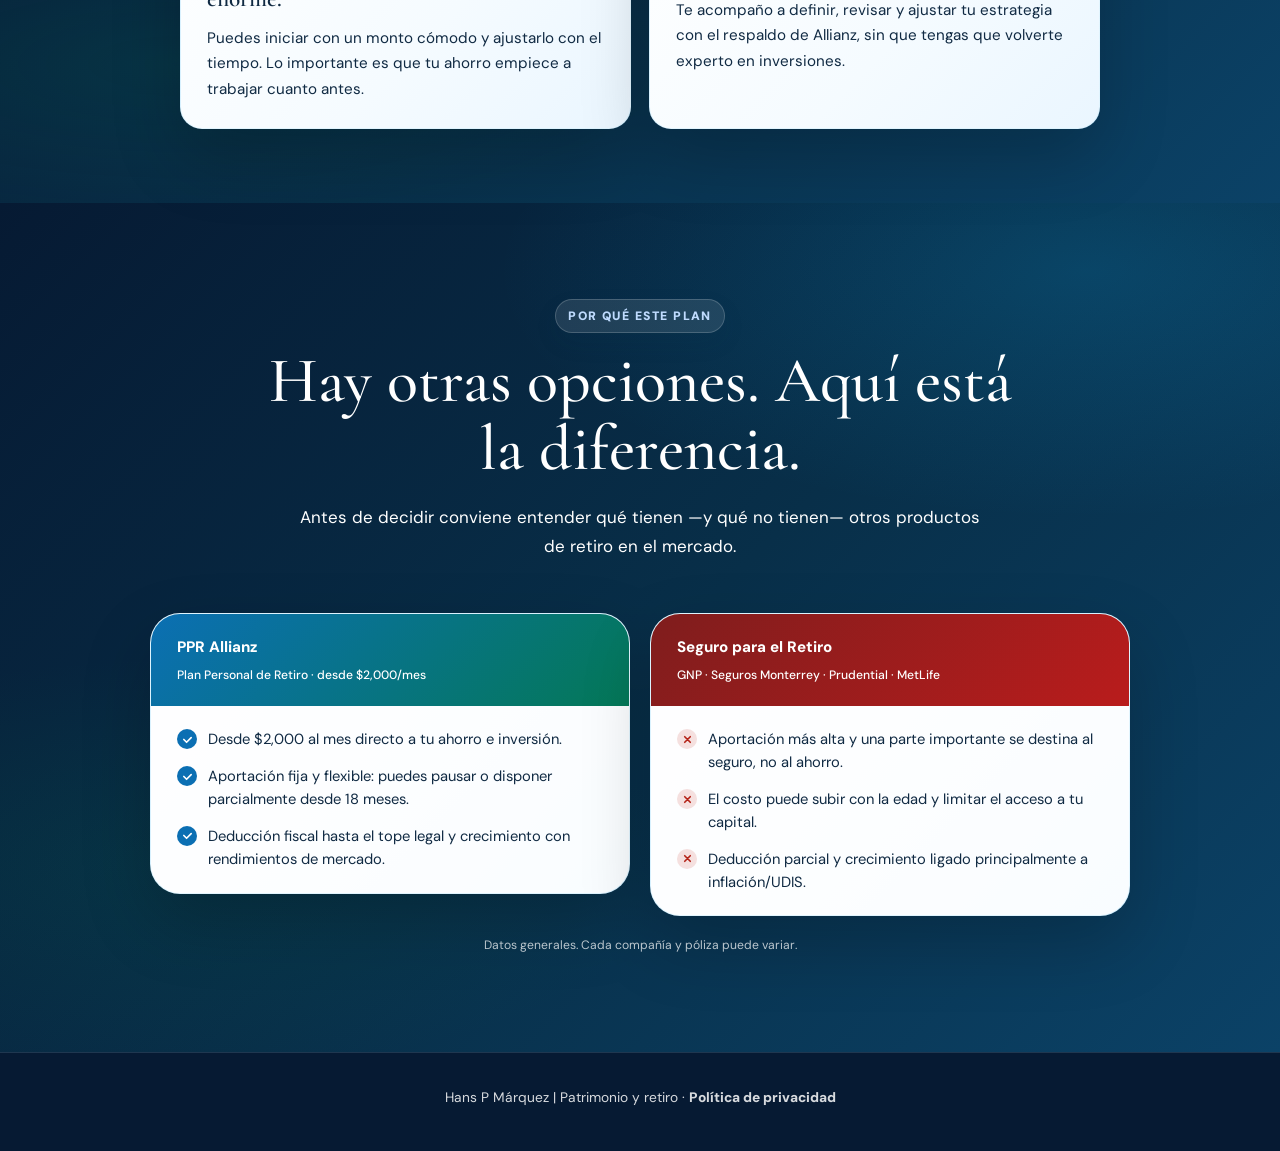
<file: v3/index.html>
<!doctype html>
<html lang="es">
  <head>
    <meta charset="UTF-8" />
    <meta name="viewport" content="width=device-width, initial-scale=1.0" />
    <meta
      name="description"
      content="Calcula cuánto podrías tener al retirarte, compara con el AFORE y estima tu pensión mensual. Plan Personal de Retiro con Allianz desde $2,000 al mes."
    />
    <link rel="preconnect" href="https://fonts.googleapis.com" />
    <link rel="preconnect" href="https://fonts.gstatic.com" crossorigin />
    <link
      href="https://fonts.googleapis.com/css2?family=Cormorant+Garamond:ital,wght@0,400;0,500;0,600;0,700;1,400;1,500;1,600&family=DM+Sans:opsz,wght@9..40,300;9..40,400;9..40,500;9..40,600;9..40,700;9..40,800&display=swap"
      rel="stylesheet"
    />
    <link rel="stylesheet" href="../styles.css" />
    <title>Plan de Retiro · Allianz · Hans P Márquez</title>
    <!-- Meta Pixel Code -->
    <script>
      !(function (f, b, e, v, n, t, s) {
        if (f.fbq) return;
        n = f.fbq = function () {
          n.callMethod ? n.callMethod.apply(n, arguments) : n.queue.push(arguments);
        };
        if (!f._fbq) f._fbq = n;
        n.push = n;
        n.loaded = true;
        n.version = "2.0";
        n.queue = [];
        t = b.createElement(e);
        t.async = true;
        t.src = v;
        s = b.getElementsByTagName(e)[0];
        s.parentNode.insertBefore(t, s);
      })(window, document, "script", "https://connect.facebook.net/en_US/fbevents.js");
      fbq("init", "1489912339555620");
      fbq("track", "PageView");
    </script>
    <!-- End Meta Pixel Code -->
    <script>
      if ("scrollRestoration" in history && !window.location.hash) {
        history.scrollRestoration = "manual";
      }
    </script>
    <style>
      /* ─── Tipografía ──────────────────────────────────── */
      :root,
      .theme-green {
        --font-sans: "DM Sans", -apple-system, BlinkMacSystemFont, "Helvetica Neue", sans-serif;
        --font-display: "Cormorant Garamond", Georgia, serif;
      }
      /* ─── Propuesta "Ultra Azul Profundo & Verde Dinero" ────────── */
      :root, .theme-green {
        --paper: #001633; /* Fondo global en azul marino noche */
        --surface: #00224f;
        --surface-soft: #002b66;
        --ink: #f0f6ff; /* Textos en blanco hielo luminoso */
        --muted: #94b8e0; /* Subtextos visibles sobre azul */
        --line: rgba(148, 184, 224, 0.2);
        --brand: #10b981; /* Verde Dinero Esmeralda Brillante */
        --brand-blue: #003781;
      }

      body { background-color: #001633 !important; color: #f0f6ff !important; }

      /* Todas las secciones en azul profundo con alta legibilidad */
      section, .intro-section, .calculator-section, .compare-section, .notes-section, .advisor-section {
        background-color: #001633 !important;
        color: #f0f6ff !important;
      }
      p.lead, .scenario-sub, .scenario-note, .statement-disclaimer, .compare-note { color: #94b8e0 !important; }

      /* Hero Superior */
      .hero-text {
        background: radial-gradient(circle at 50% 0%, #003781 0%, #001633 85%) !important;
        color: #ffffff !important;
      }
      .hero-rule .eyebrow, .eyebrow { color: #60a5fa !important; font-weight: 800 !important; }
      .hero-rule span { background: rgba(96, 165, 250, 0.4) !important; }
      .hero-pill {
        background: rgba(255, 255, 255, 0.1) !important;
        color: #ffffff !important;
        border: 1px solid rgba(255, 255, 255, 0.25) !important;
      }

      /* Botones Principales resplandecientes en Verde Dinero */
      .btn-primary, .hero-text .btn-primary {
        background: #10b981 !important;
        border-color: #10b981 !important;
        color: #001633 !important;
        font-weight: 800 !important;
        box-shadow: 0 8px 25px rgba(16, 185, 129, 0.35) !important;
      }
      .btn-primary:hover, .hero-text .btn-primary:hover {
        background: #059669 !important;
        border-color: #059669 !important;
        color: #ffffff !important;
        box-shadow: 0 12px 30px rgba(16, 185, 129, 0.5) !important;
      }

      /* Ticker intermedio */
      .motion-strip {
        background: #000f24 !important;
        color: #60a5fa !important;
        border-block: 1px solid rgba(96, 165, 250, 0.25) !important;
      }
      .motion-strip span { color: #ffffff !important; font-weight: 700; }

      /* Tarjetas de La Idea en Simple y Notas */
      .value-grid article, .note-item, .flex-card, .advisor-card, .proposal-vault {
        background: #00224f !important;
        border: 1px solid rgba(148, 184, 224, 0.25) !important;
        color: #f0f6ff !important;
      }
      .value-grid article span { color: #60a5fa !important; font-weight: 800; }
      .value-grid article h3, .note-item h3, .flex-card h3, .advisor-card h2 { color: #ffffff !important; }
      .value-grid article:hover { border-color: #10b981 !important; box-shadow: 0 12px 30px rgba(16, 185, 129, 0.15) !important; }

      /* Calculadora / Escenarios */
      .scenario-tag-ppr { background: #10b981 !important; color: #001633 !important; font-weight: 800 !important; }
      .scenario-block-ppr .scenario-capital-num,
      .scenario-block-ppr .scenario-pension-num { color: #10b981 !important; }
      .scenario-block-ppr { background: #002b66 !important; border-color: rgba(16, 185, 129, 0.4) !important; }
      .scenario-diff {
        background: rgba(16, 185, 129, 0.15) !important;
        border: 1px solid rgba(16, 185, 129, 0.35) !important;
      }
      .scenario-diff span { color: #f0f6ff !important; }
      .scenario-diff strong { color: #10b981 !important; font-weight: 800; }

      .scenario-block-afore { background: #001e47 !important; color: #cbdde0 !important; }
      .scenario-capital-afore, .scenario-pension-afore { color: #94b8e0 !important; }
      .scenario-tag-afore { background: rgba(255, 255, 255, 0.1) !important; color: #cbdde0 !important; border-color: rgba(255, 255, 255, 0.2) !important; }

      /* Gráfica Financiera: Crecimiento en Verde Dinero Vibrante */
      .chart-line-main { stroke: #10b981 !important; stroke-width: 3.5px !important; }
      .chart-area      { fill: rgba(16, 185, 129, 0.22) !important; }
      .chart-endpoint  { fill: #10b981 !important; stroke: #ffffff !important; stroke-width: 2px !important; }
      .chart-line-afore { stroke: #64748b !important; }
      input, select, textarea { background: #001633 !important; color: #ffffff !important; border: 1px solid rgba(148, 184, 224, 0.35) !important; }
      .proposal-sidebar label { color: #f0f6ff !important; }

      h1 { font-size: clamp(3rem, 8.5vw, 6.8rem); font-weight: 500; letter-spacing: -0.01em; line-height: 0.97; }
      h2 { font-size: clamp(2.2rem, 5vw, 4rem); font-weight: 500; line-height: 1.06; }
      h3 { font-size: 1.45rem; font-weight: 600; }

      /* ─── Entry animation ─────────────────────────────── */
      .landing-enter { opacity: 0; transform: translateY(14px); }
      body { transition: opacity 0.5s ease, transform 0.5s cubic-bezier(0.16, 1, 0.3, 1); }

      /* ─── Hero tipográfico ────────────────────────────── */
      .hero-text {
        padding: max(140px, 15svh) 24px max(90px, 9svh);
        background: var(--surface);
        position: relative;
        overflow: hidden;
        text-align: center;
      }

      .hero-text::before {
        content: "";
        position: absolute;
        inset: 0;
        background:
          radial-gradient(ellipse 90% 55% at 50% -5%,
            color-mix(in srgb, var(--brand) 9%, transparent) 0%, transparent 65%),
          radial-gradient(ellipse 50% 35% at 88% 90%,
            color-mix(in srgb, var(--accent) 6%, transparent) 0%, transparent 55%);
        pointer-events: none;
      }

      .hero-text-inner { position: relative; max-width: 860px; margin: 0 auto; }

      .hero-rule {
        display: flex;
        align-items: center;
        justify-content: center;
        gap: 14px;
        margin-bottom: 18px;
      }

      .hero-rule span { height: 1px; width: 48px; background: rgba(0, 55, 129, 0.25); }
      .hero-rule .eyebrow { margin: 0; color: #003781; font-weight: 700; }

      /* Badges / pills debajo del eyebrow */
      .hero-pills {
        display: flex;
        justify-content: center;
        align-items: center;
        gap: 8px;
        flex-wrap: wrap;
        margin-bottom: 14px;
      }

      .hero-pill {
        appearance: none;
        display: inline-flex;
        align-items: center;
        justify-content: center;
        gap: 6px;
        border-radius: 999px;
        padding: 6px 14px;
        background: #eef5ff;
        color: #003781;
        border: 1px solid rgba(0, 55, 129, 0.18);
        font-family: inherit;
        font-size: 0.8rem;
        font-weight: 700;
        line-height: 1.2;
        cursor: pointer;
        transition: transform 180ms ease, background 180ms ease, border-color 180ms ease, box-shadow 180ms ease;
        animation: heroPillFloat 5.2s ease-in-out infinite;
      }

      .hero-pill:nth-child(2) {
        animation-delay: 0.45s;
      }

      .hero-pill:nth-child(3) {
        animation-delay: 0.9s;
      }

      .hero-pill:hover,
      .hero-pill.is-active {
        animation-play-state: paused;
        transform: translateY(-2px);
        box-shadow: 0 14px 30px rgba(0, 55, 129, 0.16);
      }

      .hero-pill:focus-visible {
        outline: 3px solid rgba(14, 165, 233, 0.45);
        outline-offset: 3px;
      }

      .hero-benefit-panel {
        position: relative;
        z-index: 3;
        width: min(680px, calc(100vw - 32px));
        margin: 0 auto 24px;
        padding: 16px 18px;
        border-radius: 18px;
        background: #ffffff;
        border: 1px solid rgba(0, 55, 129, 0.14);
        box-shadow: 0 18px 45px rgba(0, 55, 129, 0.12);
        text-align: left;
      }

      .hero-benefit-panel[hidden] {
        display: none !important;
      }

      .hero-benefit-panel.is-visible {
        animation: heroBenefitPanelIn 220ms ease-out both;
      }

      .hero-benefit-kicker {
        margin: 0 42px 4px 0;
        color: #047857;
        font-size: 0.72rem;
        font-weight: 900;
        letter-spacing: 0.12em;
        text-transform: uppercase;
      }

      .hero-benefit-close {
        appearance: none;
        position: absolute;
        top: 12px;
        right: 12px;
        width: 30px;
        height: 30px;
        display: inline-grid;
        place-items: center;
        border-radius: 999px;
        border: 1px solid rgba(0, 55, 129, 0.14);
        background: rgba(255, 255, 255, 0.9);
        color: #003781;
        font-family: inherit;
        font-size: 1.2rem;
        line-height: 1;
        cursor: pointer;
      }

      .hero-benefit-close:hover {
        background: #eef5ff;
      }

      .hero-benefit-panel h3 {
        margin: 0 42px 6px 0;
        color: #003781;
        font-size: 1rem;
        line-height: 1.25;
      }

      .hero-benefit-panel p {
        margin: 0;
        color: #425466;
        font-size: 0.86rem;
        line-height: 1.55;
      }

      .hero-benefit-details {
        display: grid;
        grid-template-columns: repeat(3, minmax(0, 1fr));
        gap: 8px;
        margin: 12px 0 0;
        padding: 0;
        list-style: none;
      }

      .hero-benefit-details li {
        min-height: 58px;
        padding: 10px;
        border-radius: 14px;
        background: #eef8ff;
        color: #0f3f64;
        font-size: 0.78rem;
        font-weight: 800;
        line-height: 1.3;
      }

      .hero-benefit-note {
        display: block;
        margin-top: 10px;
        color: #5a7184;
        font-size: 0.72rem;
        line-height: 1.45;
      }

      @keyframes heroPillFloat {
        0%, 100% { transform: translateY(0); }
        50% { transform: translateY(-3px); }
      }

      @keyframes heroBenefitPanelIn {
        from {
          opacity: 0;
          transform: translateY(-8px);
        }
        to {
          opacity: 1;
          transform: translateY(0);
        }
      }

      .hero-text .lead {
        max-width: 640px;
        margin: 26px auto 0;
        color: var(--muted);
        font-size: 1.12rem;
        line-height: 1.72;
      }

      .hero-text .hero-actions {
        margin-top: 36px;
        display: flex;
        flex-wrap: wrap;
        justify-content: center;
        gap: 12px;
      }

      /* ─── Scenario blocks ─────────────────────────────── */
      .scenario-block { padding: 24px 28px; }
      .scenario-block + .scenario-block { border-top: 1px solid var(--line); }

      .scenario-block-ppr { background: color-mix(in srgb, var(--brand-50) 30%, white); }

      .scenario-block-afore {
        background: #fff;
        border-left: 4px solid var(--accent);
        padding-left: 24px;
      }

      .scenario-tag-row { display: flex; align-items: center; gap: 12px; flex-wrap: wrap; margin-bottom: 16px; }

      .scenario-tag {
        display: inline-flex;
        align-items: center;
        border-radius: 999px;
        padding: 5px 13px;
        font-family: var(--font-sans);
        font-size: 0.7rem;
        font-weight: 700;
        letter-spacing: 0.1em;
        text-transform: uppercase;
        flex-shrink: 0;
      }

      .scenario-tag-ppr  { background: var(--brand); color: #fff; }
      .scenario-tag-afore {
        background: var(--accent-50);
        color: var(--accent);
        border: 1px solid color-mix(in srgb, var(--accent) 28%, var(--line));
      }

      .scenario-sub { margin: 0; color: var(--muted); font-size: 0.84rem; font-weight: 500; }

      .scenario-numbers { display: grid; grid-template-columns: 1fr 1fr; gap: 20px; }

      @media (max-width: 520px) { .scenario-numbers { grid-template-columns: 1fr; gap: 14px; } }

      .scenario-col { display: grid; gap: 5px; }

      .scenario-label {
        display: block;
        color: var(--muted);
        font-size: 0.74rem;
        font-weight: 700;
        text-transform: uppercase;
        letter-spacing: 0.07em;
      }

      /* PPR numbers — verde */
      .scenario-block-ppr .scenario-capital-num {
        font-family: var(--font-display);
        font-size: clamp(2.4rem, 5.5vw, 3.8rem);
        font-weight: 600;
        color: var(--brand);
        line-height: 1;
        display: block;
      }

      .scenario-block-ppr .scenario-pension-num {
        display: flex;
        align-items: baseline;
        gap: 3px;
        font-size: clamp(1.4rem, 3vw, 2.1rem);
        font-weight: 700;
        color: var(--brand);
        line-height: 1;
      }

      /* AFORE numbers — ámbar */
      .scenario-capital-afore {
        font-family: var(--font-display);
        font-size: clamp(1.9rem, 4.2vw, 2.9rem);
        font-weight: 600;
        color: var(--accent);
        line-height: 1;
        display: block;
      }

      .scenario-pension-afore {
        display: flex;
        align-items: baseline;
        gap: 3px;
        font-size: clamp(1.15rem, 2.6vw, 1.75rem);
        font-weight: 700;
        color: var(--accent);
        line-height: 1;
      }

      .scenario-pension-num small,
      .scenario-pension-afore small { font-size: 0.62em; font-weight: 700; opacity: 0.7; color: inherit; }

      .scenario-note { display: block; margin-top: 4px; color: var(--muted); font-size: 0.73rem; font-style: normal; font-weight: 500; }

      .scenario-diff {
        margin: 0 28px 4px;
        padding: 13px 18px;
        border-radius: var(--radius-md);
        background: color-mix(in srgb, var(--brand) 6%, white);
        border: 1px solid color-mix(in srgb, var(--brand) 14%, var(--line));
        display: flex;
        align-items: center;
        justify-content: space-between;
        gap: 12px;
        flex-wrap: wrap;
      }

      .scenario-diff span { color: var(--muted); font-size: 0.82rem; font-weight: 600; }
      .scenario-diff strong { color: var(--brand); font-size: 1rem; font-weight: 800; }

      .statement-disclaimer { margin: 0; padding: 16px 28px 22px; color: var(--faint); font-size: 0.72rem; line-height: 1.6; border-top: 1px solid var(--line); }

      /* ─── Flexibilidad ────────────────────────────────── */
      .flex-section { background: var(--surface); }

      .flex-grid {
        max-width: 1120px;
        margin: 52px auto 0;
        display: grid;
        grid-template-columns: repeat(4, minmax(0, 1fr));
        gap: 16px;
      }

      @media (max-width: 900px) { .flex-grid { grid-template-columns: repeat(2, minmax(0, 1fr)); } }
      @media (max-width: 520px) { .flex-grid { grid-template-columns: 1fr; } }

      .flex-card {
        border: 1px solid var(--line);
        border-radius: var(--radius-lg);
        background: var(--surface);
        box-shadow: var(--shadow-card);
        padding: 28px 24px;
      }

      .flex-icon {
        width: 44px;
        height: 44px;
        border-radius: var(--radius-md);
        background: var(--brand-50);
        display: flex;
        align-items: center;
        justify-content: center;
        margin-bottom: 18px;
        color: var(--brand);
        flex-shrink: 0;
      }

      .flex-icon svg { width: 22px; height: 22px; }

      .flex-card h3 { font-size: 1.1rem; margin: 0 0 10px; }
      .flex-card p  { color: var(--muted); font-size: 0.92rem; line-height: 1.65; margin: 0; }

      /* ─── Comparativa ─────────────────────────────────── */
      .compare-section { background: var(--paper); }

      .compare-grid {
        max-width: 980px;
        margin: 52px auto 0;
        display: grid;
        grid-template-columns: 1fr 1fr;
        gap: 20px;
        align-items: start;
      }

      @media (max-width: 700px) { .compare-grid { grid-template-columns: 1fr; } }

      .compare-card {
        border-radius: var(--radius-xl);
        overflow: hidden;
        border: 1px solid var(--line);
      }

      .compare-winner {
        border-color: color-mix(in srgb, var(--brand) 32%, var(--line));
        box-shadow: 0 8px 36px color-mix(in srgb, var(--brand) 10%, transparent);
      }

      .compare-card-head { padding: 22px 26px 20px; }

      .compare-winner .compare-card-head {
        background: linear-gradient(135deg, var(--brand), var(--brand-600));
      }

      .compare-other .compare-card-head {
        background: #1b2e25 !important;
        border-bottom: 1px solid rgba(255, 255, 255, 0.12) !important;
      }

      .compare-label {
        display: block;
        font-size: 0.95rem;
        font-weight: 800;
        margin-bottom: 4px;
      }

      .compare-winner .compare-label { color: #fff; }
      .compare-other  .compare-label { color: #ffffff !important; }

      .compare-card-head small { font-size: 0.76rem; font-weight: 500; }
      .compare-winner .compare-card-head small { color: rgba(255,255,255,0.68); }
      .compare-other  .compare-card-head small { color: rgba(255, 255, 255, 0.82) !important; }

      .compare-list {
        list-style: none;
        padding: 22px 26px;
        margin: 0;
        display: grid;
        gap: 14px;
      }

      .compare-winner .compare-list { background: color-mix(in srgb, var(--brand-50) 28%, white); }
      .compare-other  .compare-list { background: white; }

      .compare-list li {
        display: flex;
        gap: 11px;
        color: #0f271f !important;  /* forzado: evita que el tema sobreescriba */
        font-size: 0.92rem;
        line-height: 1.55;
        align-items: flex-start;
      }

      .compare-list li::before {
        content: "";
        flex-shrink: 0;
        display: inline-block;
        width: 20px;
        height: 20px;
        border-radius: 50%;
        margin-top: 1px;
        background-repeat: no-repeat;
        background-position: center;
        background-size: 11px;
      }

      .compare-winner .compare-list li::before {
        background-color: var(--brand);
        background-image: url("data:image/svg+xml,%3Csvg xmlns='http://www.w3.org/2000/svg' viewBox='0 0 12 12'%3E%3Cpath d='M2 6l3 3 5-5' stroke='white' stroke-width='1.8' fill='none' stroke-linecap='round' stroke-linejoin='round'/%3E%3C/svg%3E");
      }

      .compare-other .compare-list li::before {
        background-color: color-mix(in srgb, var(--danger) 14%, white);
        background-image: url("data:image/svg+xml,%3Csvg xmlns='http://www.w3.org/2000/svg' viewBox='0 0 12 12'%3E%3Cpath d='M3 3l6 6M9 3l-6 6' stroke='%23b42318' stroke-width='1.8' stroke-linecap='round'/%3E%3C/svg%3E");
      }

      .compare-note {
        max-width: 980px;
        margin: 20px auto 0;
        color: var(--faint);
        font-size: 0.76rem;
        line-height: 1.6;
        text-align: center;
      }

      /* ─── Asesor ──────────────────────────────────────── */
      .advisor-section { background: var(--surface); padding: 80px 24px 100px; }

      .advisor-card {
        max-width: 1020px;
        margin: 0 auto;
        display: grid;
        grid-template-columns: 420px 1fr;
        border-radius: var(--radius-xl);
        overflow: hidden;
        border: 1px solid rgba(0, 55, 129, 0.22);
        background: linear-gradient(135deg, #ffffff 55%, #f0f6ff 100%);
        box-shadow: 0 20px 50px rgba(0, 55, 129, 0.12);
      }

      @media (max-width: 860px) { .advisor-card { grid-template-columns: 1fr; } }

      .advisor-photo-wrap { position: relative; overflow: hidden; min-height: 460px; background: #002c6b; }

      @media (max-width: 860px) { .advisor-photo-wrap { min-height: 340px; } }

      .advisor-photo-wrap img { width: 100%; height: 100%; object-fit: cover; object-position: center 20%; display: block; }

      .advisor-photo-wrap::after {
        content: "";
        position: absolute;
        inset: 0;
        background: linear-gradient(to right, transparent 55%, rgba(255, 255, 255, 0.8) 85%, #ffffff 100%);
      }

      @media (max-width: 860px) {
        .advisor-photo-wrap::after {
          background: linear-gradient(to bottom, transparent 65%, rgba(255, 255, 255, 0.85) 88%, #ffffff 100%);
        }
      }

      .advisor-text { padding: 52px 48px 52px 36px; display: flex; flex-direction: column; justify-content: center; }

      @media (max-width: 860px) { .advisor-text { padding: 28px 28px 40px; } }

      .advisor-text .eyebrow { margin-bottom: 10px; color: #003781 !important; font-weight: 700; }
      .advisor-text h2       { margin: 0 0 22px; color: #0f271f; }
      .advisor-text p        { color: #1e3a47 !important; font-size: 1.02rem; line-height: 1.7; margin-bottom: 16px; }
      .advisor-text .btn     {
        align-self: flex-start;
        margin-top: 8px;
        background: #003781 !important;
        border-color: #003781 !important;
        color: #ffffff !important;
        box-shadow: 0 10px 24px rgba(0, 55, 129, 0.28);
      }
      .advisor-text .btn:hover {
        background: #002456 !important;
        border-color: #002456 !important;
      }

      /* Alto contraste y tonos azules para botones de agenda */
      a[href*="calendly"]:not(.advisor-text .btn),
      .btn-ghost {
        background: #0f271f !important;
        color: #ffffff !important;
        border: 2px solid #0f271f !important;
      }
      a[href*="calendly"]:not(.advisor-text .btn):hover,
      .btn-ghost:hover {
        background: #1b3d32 !important;
        color: #ffffff !important;
      }

      /* SAT */
      .sat-copy h3 { margin-top: 8px; font-size: 1.2rem; }

      /* Alto contraste para sección comparativa (fondo verde oscuro) */
      .compare-section .section-heading h2,
      .compare-section .section-heading .eyebrow {
        color: #ffffff !important;
      }
      .compare-section .section-heading p,
      .compare-note {
        color: rgba(255, 255, 255, 0.88) !important;
      }

      /* Alto contraste para sección de notas (fondo claro) */
      .notes-section .section-heading h2,
      .notes-section .section-heading .eyebrow,
      .note-card h3 {
        color: #0f271f !important;
      }
      .notes-section .section-heading p,
      .note-card p {
        color: #2d423b !important;
      }

      /* Negritas destacadas en montos, plazos y leyendas de gráfica */
      .scenario-capital-num,
      .scenario-pension-num,
      .statement-badge,
      .statement-ledger strong {
        font-weight: 900 !important;
      }
      .chart-legend span {
        font-weight: 800 !important;
        color: #0f271f !important;
      }
      .chart-label {
        fill: #0f271f !important;
        font-weight: 700 !important;
      }

      /* Tema copia: Azul Hielo Patrimonial */
      .theme-blue-light {
        --paper: #f5fbff;
        --surface: #ffffff;
        --surface-soft: #eaf6ff;
        --panel: #dff1ff;
        --ink: #102a43;
        --muted: #456178;
        --faint: #6f8799;
        --line: #b9ddf5;
        --brand: #0b6fb3;
        --brand-600: #075985;
        --brand-50: #e0f2fe;
        --brand-100: #bae6fd;
        --accent: #087f5b;
        --accent-50: #dcfce7;
        --money: #047857;
        --money-600: #065f46;
        --money-50: #ecfdf5;
        --money-100: #d1fae5;
        --money-glow: rgba(4, 120, 87, 0.18);
        --signal-red: #dc2626;
        --signal-red-600: #b91c1c;
        --signal-red-50: #fef2f2;
        --danger: #b42318;
        --warning: #945f00;
        --hero-tint: rgba(11, 111, 179, 0.12);
        color-scheme: light;
      }

      body.theme-blue-light {
        background: #f5fbff !important;
        color: #102a43 !important;
        overflow-x: hidden !important;
      }

      body.theme-blue-light .site-header {
        display: flex !important;
        align-items: center !important;
        justify-content: space-between !important;
        grid-template-columns: minmax(0, 1fr) auto !important;
        justify-items: stretch !important;
        max-width: min(1160px, calc(100vw - 32px)) !important;
        gap: 14px !important;
        padding: 10px 14px 10px 22px !important;
        border-color: rgba(11, 111, 179, 0.18) !important;
        background: rgba(255, 255, 255, 0.88) !important;
        box-shadow: 0 16px 40px rgba(8, 47, 73, 0.1) !important;
        color: #102a43 !important;
        isolation: isolate !important;
        pointer-events: auto !important;
      }

      body.theme-blue-light .brand-mark {
        color: #082f49 !important;
        font-family: var(--font-sans) !important;
        font-size: clamp(0.9rem, 2.8vw, 1.02rem) !important;
        font-weight: 900 !important;
        letter-spacing: 0 !important;
        justify-self: start !important;
        min-width: 0 !important;
        text-align: left !important;
        white-space: normal !important;
      }

      body.theme-blue-light .site-header .btn {
        justify-self: end !important;
        background: #0b6fb3 !important;
        border-color: #0b6fb3 !important;
        color: #ffffff !important;
        box-shadow: 0 8px 20px rgba(11, 111, 179, 0.18) !important;
      }

      body.theme-blue-light .site-header .btn:hover {
        background: #075985 !important;
        border-color: #075985 !important;
        color: #ffffff !important;
      }

      body.theme-blue-light .site-header .whatsapp-link {
        position: relative !important;
        z-index: 4 !important;
        flex: 0 0 106px !important;
        width: 106px !important;
        min-width: 106px !important;
        pointer-events: auto !important;
      }

      body.theme-blue-light .brand-mark-full {
        display: inline-flex;
        align-items: center;
        justify-content: flex-start;
        gap: 8px;
        flex: 1 1 auto;
        min-width: 0;
        max-width: calc(100% - 116px);
        overflow: hidden;
        text-overflow: ellipsis;
        white-space: nowrap;
      }

      body.theme-blue-light .brand-mobile {
        display: none;
      }

      @media (max-width: 560px) {
        body.theme-blue-light .site-header {
          grid-template-columns: minmax(0, 1fr) auto !important;
          gap: 10px !important;
          border-radius: 999px !important;
          padding: 9px 10px 9px 16px !important;
          text-align: left !important;
        }

        body.theme-blue-light .brand-mark-full {
          justify-self: start !important;
          font-size: 0.78rem !important;
          line-height: 1.15 !important;
        }

        body.theme-blue-light .site-header .btn {
          justify-self: end !important;
          min-height: 34px !important;
          padding: 0 12px !important;
          font-size: 0.76rem !important;
        }
      }

      body.theme-blue-light section,
      body.theme-blue-light .intro-section,
      body.theme-blue-light .notes-section,
      body.theme-blue-light .compare-section {
        background: #f5fbff !important;
        color: #102a43 !important;
      }

      body.theme-blue-light .calculator-section,
      body.theme-blue-light .flex-section,
      body.theme-blue-light .advisor-section {
        background: #eaf6ff !important;
        color: #102a43 !important;
      }

      body.theme-blue-light .hero-text {
        background:
          linear-gradient(135deg, #d7efff 0%, #f5fbff 58%, #ffffff 100%) !important;
        color: #082f49 !important;
      }

      body.theme-blue-light .hero-text::before {
        background:
          radial-gradient(ellipse 80% 54% at 50% 0%, rgba(56, 189, 248, 0.2) 0%, transparent 64%),
          radial-gradient(ellipse 48% 34% at 84% 78%, rgba(4, 120, 87, 0.12) 0%, transparent 62%),
          linear-gradient(180deg, rgba(255, 255, 255, 0.18), transparent 54%) !important;
      }

      body.theme-blue-light h1,
      body.theme-blue-light h2,
      body.theme-blue-light h3,
      body.theme-blue-light .section-heading h2,
      body.theme-blue-light .advisor-text h2 {
        color: #102a43 !important;
      }

      body.theme-blue-light p,
      body.theme-blue-light .lead,
      body.theme-blue-light p.lead,
      body.theme-blue-light .section-heading p,
      body.theme-blue-light .scenario-sub,
      body.theme-blue-light .scenario-note,
      body.theme-blue-light .statement-disclaimer,
      body.theme-blue-light .compare-note,
      body.theme-blue-light .advisor-text p {
        color: #456178 !important;
      }

      body.theme-blue-light .eyebrow,
      body.theme-blue-light .hero-rule .eyebrow,
      body.theme-blue-light .advisor-text .eyebrow {
        color: #075985 !important;
        font-weight: 800 !important;
      }

      body.theme-blue-light .compare-section .section-heading .eyebrow {
        display: inline-flex !important;
        width: fit-content;
        margin-right: auto;
        margin-left: auto;
        padding: 8px 14px;
        border: 1px solid rgba(11, 111, 179, 0.24);
        border-radius: 999px;
        background: #ffffff;
        color: #063b5f !important;
        box-shadow: 0 10px 24px rgba(8, 47, 73, 0.08);
        font-weight: 900 !important;
      }

      body.theme-blue-light.calendly-open {
        overflow: hidden;
      }

      body.theme-blue-light .calendly-modal {
        position: fixed;
        inset: 0;
        z-index: 999;
        display: grid;
        place-items: center;
        padding: 18px;
        opacity: 0;
        pointer-events: none;
        transition: opacity 0.24s ease;
      }

      body.theme-blue-light .calendly-modal.is-open {
        opacity: 1;
        pointer-events: auto;
      }

      body.theme-blue-light .calendly-backdrop {
        position: absolute;
        inset: 0;
        background: rgba(8, 47, 73, 0.54);
        backdrop-filter: blur(10px);
      }

      body.theme-blue-light .calendly-dialog {
        position: relative;
        display: grid;
        grid-template-rows: auto minmax(0, 1fr);
        width: min(100%, 980px);
        height: min(88vh, 760px);
        overflow: hidden;
        border: 1px solid rgba(11, 111, 179, 0.22);
        border-radius: 18px;
        background: #ffffff;
        box-shadow: 0 30px 90px rgba(8, 47, 73, 0.32);
      }

      body.theme-blue-light .calendly-header {
        display: flex;
        align-items: center;
        justify-content: space-between;
        gap: 16px;
        padding: 18px 18px 14px 22px;
        border-bottom: 1px solid #d7eefa;
        background: linear-gradient(135deg, #f5fbff, #ffffff);
      }

      body.theme-blue-light .calendly-header p {
        margin: 0 0 4px;
        color: #047857 !important;
        font-size: 0.76rem;
        font-weight: 900;
        letter-spacing: 0.08em;
        text-transform: uppercase;
      }

      body.theme-blue-light .calendly-header h2 {
        margin: 0;
        color: #082f49 !important;
        font-size: clamp(1.1rem, 3vw, 1.55rem);
        line-height: 1.1;
      }

      body.theme-blue-light .calendly-close {
        display: grid;
        width: 42px;
        height: 42px;
        flex: 0 0 42px;
        place-items: center;
        border: 0;
        border-radius: 999px;
        background: #eaf6ff;
        color: #075985;
        cursor: pointer;
        font-size: 1.55rem;
        line-height: 1;
      }

      body.theme-blue-light .calendly-close:hover,
      body.theme-blue-light .calendly-close:focus-visible {
        background: #d7efff;
        outline: 2px solid rgba(11, 111, 179, 0.28);
        outline-offset: 2px;
      }

      body.theme-blue-light .calendly-frame {
        width: 100%;
        height: 100%;
        border: 0;
        background: #ffffff;
      }

      @media (max-width: 820px) {
        body.theme-blue-light .calendly-modal {
          padding: 10px;
        }

        body.theme-blue-light .calendly-dialog {
          width: 100%;
          height: 92vh;
          border-radius: 14px;
        }

        body.theme-blue-light .calendly-header {
          padding: 14px 12px 12px 16px;
        }

        body.theme-blue-light .calendly-close {
          width: 38px;
          height: 38px;
          flex-basis: 38px;
        }
      }

      body.theme-blue-light .hero-rule span {
        display: none !important;
      }

      body.theme-blue-light .hero-pill {
        background: #ecfdf5 !important;
        color: #047857 !important;
        border-color: rgba(4, 120, 87, 0.2) !important;
        box-shadow: 0 10px 24px rgba(4, 120, 87, 0.1) !important;
      }

      body.theme-blue-light .btn-primary,
      body.theme-blue-light .hero-text .btn-primary,
      body.theme-blue-light .advisor-text .btn {
        background: #047857 !important;
        border-color: #047857 !important;
        color: #ffffff !important;
        box-shadow: 0 12px 28px rgba(4, 120, 87, 0.24) !important;
      }

      body.theme-blue-light .btn-primary:hover,
      body.theme-blue-light .hero-text .btn-primary:hover,
      body.theme-blue-light .advisor-text .btn:hover {
        background: #065f46 !important;
        border-color: #065f46 !important;
        color: #ffffff !important;
      }

      body.theme-blue-light .btn-outline,
      body.theme-blue-light .btn-ghost,
      body.theme-blue-light a[href*="calendly"]:not(.advisor-text .btn) {
        background: #ecfdf5 !important;
        border-color: rgba(4, 120, 87, 0.26) !important;
        color: #047857 !important;
        box-shadow: 0 8px 20px rgba(4, 120, 87, 0.1) !important;
      }

      body.theme-blue-light .btn-outline:hover,
      body.theme-blue-light .btn-ghost:hover,
      body.theme-blue-light a[href*="calendly"]:not(.advisor-text .btn):hover {
        background: #047857 !important;
        border-color: #047857 !important;
        color: #ffffff !important;
      }

      body.theme-blue-light .motion-strip {
        background: #dff1ff !important;
        color: #075985 !important;
        border-block: 1px solid rgba(11, 111, 179, 0.18) !important;
      }

      body.theme-blue-light .motion-strip span,
      body.theme-blue-light .ticker-track {
        color: #082f49 !important;
        font-weight: 800 !important;
      }

      body.theme-blue-light .ticker-track span:nth-child(2n),
      body.theme-blue-light .ticker-track span:nth-child(3n) {
        color: #047857 !important;
      }

      body.theme-blue-light .value-grid article,
      body.theme-blue-light .note-card,
      body.theme-blue-light .note-item,
      body.theme-blue-light .flex-card,
      body.theme-blue-light .calculator-card,
      body.theme-blue-light .advisor-card {
        background: #ffffff !important;
        border: 1px solid rgba(11, 111, 179, 0.16) !important;
        color: #102a43 !important;
        box-shadow: 0 22px 56px rgba(8, 47, 73, 0.1) !important;
      }

      body.theme-blue-light .value-grid article:hover {
        border-color: rgba(4, 120, 87, 0.28) !important;
        box-shadow: 0 24px 60px rgba(4, 120, 87, 0.13) !important;
      }

      body.theme-blue-light .value-grid article span,
      body.theme-blue-light .value-grid span,
      body.theme-blue-light .note-card span,
      body.theme-blue-light .flex-icon {
        background: #e0f2fe !important;
        color: #075985 !important;
      }

      body.theme-blue-light .value-grid article h3,
      body.theme-blue-light .note-card h3,
      body.theme-blue-light .note-item h3,
      body.theme-blue-light .flex-card h3 {
        color: #102a43 !important;
      }

      body.theme-blue-light .value-grid article p,
      body.theme-blue-light .note-card p,
      body.theme-blue-light .note-item p,
      body.theme-blue-light .flex-card p {
        color: #456178 !important;
      }

      body.theme-blue-light .intro-section .value-grid article {
        background:
          linear-gradient(180deg, #ecfdf5 0%, #ffffff 58%) !important;
        border-color: rgba(4, 120, 87, 0.24) !important;
        box-shadow: 0 22px 56px rgba(4, 120, 87, 0.1) !important;
      }

      body.theme-blue-light .intro-section .value-grid article span {
        background: #d1fae5 !important;
        color: #047857 !important;
      }

      body.theme-blue-light .intro-section .value-grid article h3 {
        color: #065f46 !important;
      }

      body.theme-blue-light .intro-section .value-grid article p {
        color: #14532d !important;
      }

      body.theme-blue-light .intro-section .value-grid article {
        padding: 24px 22px !important;
      }

      body.theme-blue-light .intro-section .value-grid article h3 {
        font-size: 1.18rem !important;
        line-height: 1.2 !important;
      }

      body.theme-blue-light .value-result {
        display: inline-flex;
        margin-top: 18px;
        border-radius: 999px;
        background: #d1fae5;
        padding: 7px 11px;
        color: #047857 !important;
        font-size: 0.78rem;
        font-weight: 900;
        line-height: 1.2;
      }

      body.theme-blue-light .intro-section .value-grid article:nth-child(1) {
        background: linear-gradient(180deg, #e0f2fe 0%, #ffffff 64%) !important;
        border-color: rgba(11, 111, 179, 0.24) !important;
        box-shadow: 0 18px 44px rgba(11, 111, 179, 0.1) !important;
      }

      body.theme-blue-light .intro-section .value-grid article:nth-child(1) span,
      body.theme-blue-light .intro-section .value-grid article:nth-child(1) .value-result {
        background: #dff1ff !important;
        color: #075985 !important;
      }

      body.theme-blue-light .intro-section .value-grid article:nth-child(1) h3 {
        color: #075985 !important;
      }

      body.theme-blue-light .intro-section .value-grid article:nth-child(2) {
        background: linear-gradient(180deg, #fef2f2 0%, #ffffff 64%) !important;
        border-color: rgba(220, 38, 38, 0.2) !important;
        box-shadow: 0 18px 44px rgba(220, 38, 38, 0.08) !important;
      }

      body.theme-blue-light .intro-section .value-grid article:nth-child(2) span,
      body.theme-blue-light .intro-section .value-grid article:nth-child(2) .value-result {
        background: #fee2e2 !important;
        color: #b91c1c !important;
      }

      body.theme-blue-light .intro-section .value-grid article:nth-child(2) h3 {
        color: #b91c1c !important;
      }

      body.theme-blue-light .intro-section .value-grid article:nth-child(3) {
        background: linear-gradient(180deg, #ecfdf5 0%, #ffffff 64%) !important;
        border-color: rgba(4, 120, 87, 0.24) !important;
        box-shadow: 0 18px 44px rgba(4, 120, 87, 0.1) !important;
      }

      body.theme-blue-light .intro-section .value-grid article:nth-child(3) span,
      body.theme-blue-light .intro-section .value-grid article:nth-child(3) .value-result {
        background: #d1fae5 !important;
        color: #047857 !important;
      }

      body.theme-blue-light .intro-section .value-grid article:nth-child(3) h3 {
        color: #047857 !important;
      }

      body.theme-blue-light .calculator-card {
        background:
          linear-gradient(135deg, #ffffff 0%, #ffffff 52%, #eaf6ff 100%) !important;
        border-radius: 18px !important;
      }

      body.theme-blue-light .field,
      body.theme-blue-light .proposal-sidebar label {
        color: #102a43 !important;
      }

      body.theme-blue-light input,
      body.theme-blue-light select,
      body.theme-blue-light textarea,
      body.theme-blue-light .field input[type="number"] {
        background: #ffffff !important;
        border: 1px solid #9bd3f5 !important;
        color: #102a43 !important;
        box-shadow: inset 0 1px 0 rgba(255, 255, 255, 0.9) !important;
      }

      body.theme-blue-light input:focus,
      body.theme-blue-light .field input[type="number"]:focus {
        border-color: #047857 !important;
        box-shadow: 0 0 0 4px rgba(4, 120, 87, 0.16) !important;
      }

      body.theme-blue-light .field small {
        color: #6f8799 !important;
      }

      body.theme-blue-light .scenario-block-ppr {
        background:
          linear-gradient(135deg, #ecfdf5 0%, #eaf6ff 100%) !important;
        border-color: rgba(4, 120, 87, 0.32) !important;
        color: #102a43 !important;
      }

      body.theme-blue-light .scenario-tag-ppr {
        background: #047857 !important;
        color: #ffffff !important;
      }

      body.theme-blue-light .scenario-block-ppr .scenario-capital-num {
        color: #047857 !important;
      }

      body.theme-blue-light .scenario-block-ppr .scenario-pension-num {
        color: #065f46 !important;
      }

      body.theme-blue-light .scenario-capital-num,
      body.theme-blue-light .scenario-pension-num,
      body.theme-blue-light .statement-ledger strong {
        font-family: var(--font-sans) !important;
        font-variant-numeric: tabular-nums !important;
        font-feature-settings: "tnum" 1, "ss01" 1 !important;
        font-weight: 900 !important;
        letter-spacing: 0 !important;
      }

      body.theme-blue-light .scenario-block-ppr .scenario-capital-num {
        font-size: clamp(2.2rem, 5vw, 3.45rem) !important;
        line-height: 0.95 !important;
      }

      body.theme-blue-light .scenario-capital-afore {
        font-size: clamp(1.75rem, 3.9vw, 2.55rem) !important;
        line-height: 0.98 !important;
      }

      body.theme-blue-light .scenario-block-afore {
        background: #f8fcff !important;
        border-left-color: #94a3b8 !important;
        color: #334155 !important;
      }

      body.theme-blue-light .scenario-capital-afore,
      body.theme-blue-light .scenario-pension-afore {
        color: #475569 !important;
      }

      body.theme-blue-light .scenario-tag-afore {
        background: #e2e8f0 !important;
        border-color: #cbd5e1 !important;
        color: #334155 !important;
      }

      body.theme-blue-light .scenario-diff {
        background: linear-gradient(135deg, #d1fae5, #ecfdf5) !important;
        border: 1px solid rgba(4, 120, 87, 0.28) !important;
        box-shadow: 0 12px 28px rgba(4, 120, 87, 0.1) !important;
      }

      body.theme-blue-light .scenario-diff span {
        color: #14532d !important;
      }

      body.theme-blue-light .scenario-diff strong {
        color: #047857 !important;
      }

      body.theme-blue-light .statement-card {
        background: #ffffff !important;
        border: 1px solid rgba(11, 111, 179, 0.18) !important;
        box-shadow: 0 22px 56px rgba(8, 47, 73, 0.1) !important;
      }

      body.theme-blue-light .statement-card::before {
        background: linear-gradient(90deg, #0b6fb3 0%, #dc2626 50%, #047857 100%) !important;
      }

      body.theme-blue-light .statement-header {
        background: linear-gradient(135deg, #0b6fb3 0%, #047857 68%, #dc2626 160%) !important;
        color: #ffffff !important;
        border-bottom: 0 !important;
      }

      body.theme-blue-light .statement-header h3,
      body.theme-blue-light .statement-kicker,
      body.theme-blue-light .statement-badge {
        color: #ffffff !important;
      }

      body.theme-blue-light .statement-badge {
        background: rgba(255, 255, 255, 0.16) !important;
        border: 1px solid rgba(255, 255, 255, 0.36) !important;
      }

      body.theme-blue-light .statement-main strong,
      body.theme-blue-light .statement-main p span,
      body.theme-blue-light .statement-ledger strong {
        color: #047857 !important;
      }

      body.theme-blue-light .statement-main span,
      body.theme-blue-light .statement-main p,
      body.theme-blue-light .statement-ledger span {
        color: #456178 !important;
      }

      body.theme-blue-light .statement-ledger,
      body.theme-blue-light .statement-chart {
        background: #f5fbff !important;
        border: 1px solid #b9ddf5 !important;
        color: #102a43 !important;
      }

      body.theme-blue-light .statement-chart-wrap {
        margin: 24px 28px 30px;
        display: grid;
        gap: 14px;
      }

      body.theme-blue-light .statement-chart {
        height: auto !important;
        min-height: 0 !important;
        margin: 0 !important;
        overflow: visible !important;
        padding: 16px 16px 14px !important;
      }

      body.theme-blue-light .statement-chart svg {
        display: block !important;
        width: 100% !important;
        height: 276px !important;
        overflow: visible !important;
      }

      body.theme-blue-light .statement-chart > .chart-legend {
        display: none !important;
      }

      body.theme-blue-light .statement-ledger div + div {
        border-left-color: #b9ddf5 !important;
      }

      body.theme-blue-light .chart-grid {
        stroke: rgba(11, 111, 179, 0.16) !important;
      }

      body.theme-blue-light .chart-label,
      body.theme-blue-light .chart-legend span {
        fill: #456178 !important;
        color: #456178 !important;
      }

      body.theme-blue-light .chart-age-axis {
        position: relative;
        height: 28px;
        margin-top: 4px;
        border-top: 1px solid rgba(11, 111, 179, 0.14);
        color: #456178;
        font-size: 0.78rem;
        font-weight: 900;
        line-height: 1;
      }

      body.theme-blue-light .chart-age-axis span {
        position: absolute;
        top: 10px;
        transform: translateX(-50%);
        min-width: 28px;
        padding: 3px 6px;
        border-radius: 999px;
        background: #ffffff;
        box-shadow: 0 4px 12px rgba(8, 47, 73, 0.08);
        text-align: center;
        white-space: nowrap;
      }

      body.theme-blue-light .chart-footnote {
        margin: -4px 0 0 !important;
        color: #456178 !important;
        font-size: 0.78rem !important;
        font-weight: 700 !important;
        line-height: 1.45 !important;
        text-align: center !important;
      }

      body.theme-blue-light .chart-legend {
        position: static !important;
        inset: auto !important;
        display: flex !important;
        flex-wrap: wrap !important;
        justify-content: flex-start !important;
        gap: 10px !important;
        color: #456178 !important;
        font-size: 0.78rem !important;
        line-height: 1.2 !important;
        pointer-events: auto !important;
      }

      body.theme-blue-light .chart-legend .legend-item {
        min-height: 34px;
        align-items: center;
        border-radius: 999px;
        padding: 8px 12px;
        background: #ffffff;
        border: 1px solid #b9ddf5;
        box-shadow: 0 8px 18px rgba(8, 47, 73, 0.07);
      }

      body.theme-blue-light .chart-legend .legend-item-plan {
        color: #047857 !important;
        border-color: rgba(4, 120, 87, 0.3);
        background: #d1fae5;
        font-size: 0.86rem;
        font-weight: 900 !important;
      }

      body.theme-blue-light .chart-legend .legend-item-afore {
        color: #334155 !important;
        background: #eef4fb;
        border-color: #c6d3df;
        font-weight: 800 !important;
      }

      body.theme-blue-light .chart-line-main {
        stroke: #047857 !important;
        stroke-width: 6px !important;
        filter: drop-shadow(0 5px 8px rgba(4, 120, 87, 0.24));
      }

      body.theme-blue-light .chart-area {
        fill: rgba(4, 120, 87, 0.18) !important;
      }

      body.theme-blue-light .chart-endpoint {
        fill: #047857 !important;
        stroke: #ffffff !important;
      }

      body.theme-blue-light .chart-endpoint-halo {
        fill: rgba(4, 120, 87, 0.16) !important;
        stroke: rgba(4, 120, 87, 0.22) !important;
      }

      body.theme-blue-light .chart-endpoint-afore {
        fill: #dc2626 !important;
        stroke: #ffffff !important;
        stroke-width: 2px !important;
        opacity: 0.92 !important;
      }

      body.theme-blue-light .chart-line-afore {
        stroke: #dc2626 !important;
        stroke-width: 3px !important;
        stroke-dasharray: 10 8 !important;
        opacity: 0.82 !important;
      }

      body.theme-blue-light .legend-plan {
        background: #047857 !important;
        height: 5px !important;
      }

      body.theme-blue-light .legend-afore {
        height: 4px !important;
        background: repeating-linear-gradient(90deg, #dc2626 0 7px, transparent 7px 11px) !important;
        opacity: 1 !important;
      }

      @media (max-width: 820px) {
        body.theme-blue-light .statement-chart-wrap {
          margin: 20px 18px 26px;
        }

        body.theme-blue-light .statement-chart {
          height: auto !important;
          padding: 12px 10px 14px !important;
        }

        body.theme-blue-light .statement-chart svg {
          height: 286px !important;
        }

        body.theme-blue-light .chart-legend {
          gap: 8px !important;
        }

        body.theme-blue-light .chart-legend .legend-item {
          width: 100%;
          justify-content: flex-start;
        }
      }

      body.theme-blue-light .sat-panel,
      body.theme-blue-light .sat-result {
        background: #f8fcff !important;
        border: 1px solid #b9ddf5 !important;
        color: #102a43 !important;
      }

      body.theme-blue-light .sat-copy h3,
      body.theme-blue-light .sat-result strong,
      body.theme-blue-light .sat-breakdown strong {
        color: #102a43 !important;
      }

      body.theme-blue-light .sat-result p,
      body.theme-blue-light .sat-breakdown span {
        color: #456178 !important;
      }

      body.theme-blue-light .sat-stamp {
        background: #d1fae5 !important;
        color: #047857 !important;
      }

      body.theme-blue-light .sat-result.warning {
        background: #fff7df !important;
        border-color: rgba(148, 95, 0, 0.26) !important;
        color: #5f3b00 !important;
      }

      body.theme-blue-light .sat-result.warning p,
      body.theme-blue-light .sat-result.warning .sat-smart-top > span:first-child,
      body.theme-blue-light .sat-result.warning > strong {
        color: #5f3b00 !important;
      }

      body.theme-blue-light .compare-winner {
        border-color: rgba(4, 120, 87, 0.28) !important;
        box-shadow: 0 22px 56px rgba(4, 120, 87, 0.12) !important;
      }

      body.theme-blue-light .compare-winner .compare-card-head {
        background: linear-gradient(135deg, #0b6fb3, #047857) !important;
      }

      body.theme-blue-light .compare-other .compare-card-head {
        background: linear-gradient(135deg, #991b1b, #dc2626) !important;
        border-bottom: 0 !important;
      }

      body.theme-blue-light .compare-winner .compare-label,
      body.theme-blue-light .compare-other .compare-label,
      body.theme-blue-light .compare-winner .compare-card-head small,
      body.theme-blue-light .compare-other .compare-card-head small {
        color: #ffffff !important;
      }

      body.theme-blue-light .compare-winner .compare-list,
      body.theme-blue-light .compare-other .compare-list {
        background: #ffffff !important;
      }

      body.theme-blue-light .compare-list li {
        color: #102a43 !important;
      }

      body.theme-blue-light .advisor-card {
        background: linear-gradient(135deg, #ffffff 52%, #eaf6ff 100%) !important;
        border-color: rgba(11, 111, 179, 0.2) !important;
        box-shadow: 0 22px 56px rgba(8, 47, 73, 0.12) !important;
      }

      body.theme-blue-light .advisor-photo-wrap {
        background: #bae6fd !important;
      }

      body.theme-blue-light .advisor-text .eyebrow {
        color: #075985 !important;
      }

      body.theme-blue-light .advisor-text h2 {
        color: #082f49 !important;
      }

      body.theme-blue-light .advisor-text p {
        color: #334e68 !important;
      }

      body.theme-blue-light .advisor-text .btn {
        background: #0b6fb3 !important;
        border-color: #0b6fb3 !important;
        color: #ffffff !important;
        box-shadow: 0 12px 28px rgba(11, 111, 179, 0.24) !important;
      }

      body.theme-blue-light .advisor-text .btn:hover {
        background: #075985 !important;
        border-color: #075985 !important;
        color: #ffffff !important;
      }

      body.theme-blue-light .advisor-actions {
        display: flex;
        flex-wrap: wrap;
        gap: 12px;
        margin-top: 8px;
      }

      body.theme-blue-light .advisor-actions .btn {
        margin-top: 0;
      }

      body.theme-blue-light .whatsapp-link,
      body.theme-blue-light .site-header .whatsapp-link,
      body.theme-blue-light .advisor-text .whatsapp-link {
        background: #047857 !important;
        border-color: #047857 !important;
        color: #ffffff !important;
        box-shadow: 0 12px 28px rgba(4, 120, 87, 0.26) !important;
      }

      body.theme-blue-light .whatsapp-link:hover,
      body.theme-blue-light .site-header .whatsapp-link:hover,
      body.theme-blue-light .advisor-text .whatsapp-link:hover {
        background: #065f46 !important;
        border-color: #065f46 !important;
        color: #ffffff !important;
      }

      body.theme-blue-light .session-section {
        background: #f5fbff !important;
        color: #102a43 !important;
      }

      body.theme-blue-light .session-summary {
        position: relative;
        max-width: 900px;
        margin: 38px auto 0;
        border: 1px solid rgba(11, 111, 179, 0.18);
        border-radius: 18px;
        background: #ffffff;
        box-shadow: 0 14px 34px rgba(8, 47, 73, 0.08);
        padding: 26px;
        overflow: hidden;
      }

      body.theme-blue-light .session-summary::before {
        content: "";
        position: absolute;
        inset: 0 0 auto;
        height: 4px;
        background: linear-gradient(90deg, #0b6fb3 0 34%, #dc2626 34% 67%, #047857 67% 100%);
      }

      body.theme-blue-light .session-summary h3 {
        margin: 0 0 16px;
        color: #082f49 !important;
        font-size: 1.15rem;
      }

      body.theme-blue-light .session-points {
        display: grid;
        grid-template-columns: repeat(2, minmax(0, 1fr));
        gap: 10px;
        margin: 0;
        padding: 0;
        list-style: none;
      }

      body.theme-blue-light .session-points-three {
        grid-template-columns: repeat(3, minmax(0, 1fr));
      }

      body.theme-blue-light .session-points li {
        display: flex;
        align-items: flex-start;
        gap: 10px;
        border-radius: 14px;
        background: #f5fbff;
        padding: 13px 14px;
        color: #334e68 !important;
        font-size: 0.94rem;
        line-height: 1.45;
      }

      body.theme-blue-light .session-points li::before {
        content: "";
        width: 8px;
        height: 8px;
        flex: 0 0 8px;
        margin-top: 6px;
        border-radius: 999px;
        background: #047857;
        box-shadow: 0 0 0 4px #dcfce7;
      }

      body.theme-blue-light .session-points strong {
        color: #082f49 !important;
        font-weight: 900;
      }

      body.theme-blue-light .session-summary p {
        margin: 0;
        color: #334e68 !important;
        font-size: 0.96rem;
        line-height: 1.6;
      }

      body.theme-blue-light .session-note {
        margin-top: 18px !important;
        padding-top: 18px;
        border-top: 1px solid rgba(11, 111, 179, 0.14);
        color: #047857 !important;
        font-weight: 900;
      }

      @media (max-width: 820px) {
        html,
        body.theme-blue-light {
          max-width: 100%;
          overflow-x: hidden;
        }

        body.theme-blue-light .site-header {
          left: 12px !important;
          right: 12px !important;
          width: auto !important;
          max-width: none !important;
          display: flex !important;
          flex-direction: row !important;
          align-items: center !important;
          justify-content: flex-start !important;
          gap: 8px !important;
          border-radius: 999px !important;
          padding: 9px 10px 9px 14px !important;
        }

        body.theme-blue-light .brand-mark-full {
          flex: 0 1 auto !important;
          min-width: 0 !important;
          max-width: 168px !important;
          overflow: hidden !important;
          text-overflow: ellipsis !important;
          white-space: nowrap !important;
        }

        body.theme-blue-light .brand-desktop {
          display: none;
        }

        body.theme-blue-light .brand-mobile {
          display: inline;
        }

        body.theme-blue-light .site-header .whatsapp-link {
          display: inline-flex !important;
          flex: 0 0 96px !important;
          width: 96px !important;
          min-width: 96px !important;
          align-self: center !important;
          justify-self: auto !important;
          min-height: 34px !important;
          padding: 0 10px !important;
          font-size: 0.78rem !important;
          white-space: nowrap !important;
        }

        body.theme-blue-light .hero-text {
          width: 100vw !important;
          max-width: 100vw !important;
          padding-right: 18px !important;
          padding-left: 18px !important;
        }

        body.theme-blue-light .hero-text-inner,
        body.theme-blue-light .section-heading {
          width: 100% !important;
          max-width: min(calc(100vw - 36px), 354px) !important;
          min-width: 0 !important;
        }

        body.theme-blue-light h1 {
          font-size: clamp(2.45rem, 10vw, 3.4rem) !important;
          line-height: 1.02 !important;
        }

        body.theme-blue-light .section-heading h2 {
          font-size: clamp(2rem, 8vw, 2.8rem) !important;
          line-height: 1.08 !important;
        }

        body.theme-blue-light .hero-text .lead {
          max-width: 354px !important;
          font-size: 1rem !important;
          line-height: 1.68 !important;
        }

        body.theme-blue-light .hero-text .hero-actions {
          width: 100% !important;
          max-width: 354px !important;
          margin-right: auto !important;
          margin-left: auto !important;
        }

        body.theme-blue-light .hero-text .hero-actions .btn {
          width: 100% !important;
        }

        body.theme-blue-light .hero-rule {
          max-width: calc(100vw - 36px) !important;
          min-width: 0 !important;
          flex-wrap: wrap !important;
        }

        body.theme-blue-light .hero-rule .eyebrow {
          max-width: calc(100vw - 36px) !important;
          min-width: 0 !important;
          white-space: normal !important;
          overflow-wrap: anywhere !important;
          text-align: center !important;
          line-height: 1.45 !important;
        }
      }

      @media (max-width: 620px) {
        html,
        body.theme-blue-light {
          max-width: 100%;
          overflow-x: hidden;
        }

        body.theme-blue-light .site-header {
          left: 12px !important;
          right: 12px !important;
          width: auto !important;
          max-width: none !important;
          display: flex !important;
          flex-direction: row !important;
          align-items: center !important;
          justify-content: flex-start !important;
          gap: 8px !important;
          padding: 9px 10px 9px 14px !important;
        }

        body.theme-blue-light .brand-mark-full {
          flex: 0 1 auto !important;
          min-width: 0 !important;
          max-width: 150px !important;
          overflow: hidden !important;
          text-overflow: ellipsis !important;
          white-space: nowrap !important;
        }

        body.theme-blue-light .brand-desktop {
          display: none;
        }

        body.theme-blue-light .brand-mobile {
          display: inline;
        }

        body.theme-blue-light .site-header .whatsapp-link {
          display: inline-flex !important;
          flex: 0 0 96px !important;
          width: 96px !important;
          min-width: 96px !important;
          align-self: center !important;
          justify-self: auto !important;
          padding: 0 10px !important;
          font-size: 0.76rem !important;
          white-space: nowrap !important;
        }

        body.theme-blue-light .hero-text {
          width: 100vw !important;
          max-width: 100vw !important;
          padding-right: 18px !important;
          padding-left: 18px !important;
        }

        body.theme-blue-light .hero-text-inner,
        body.theme-blue-light .section-heading {
          width: 100% !important;
          max-width: calc(100vw - 36px) !important;
          min-width: 0 !important;
        }

        body.theme-blue-light .hero-rule {
          max-width: calc(100vw - 36px) !important;
          min-width: 0 !important;
          flex-wrap: wrap !important;
        }

        body.theme-blue-light .hero-rule .eyebrow {
          max-width: calc(100vw - 36px) !important;
          min-width: 0 !important;
          white-space: normal !important;
          overflow-wrap: anywhere !important;
          text-align: center !important;
          line-height: 1.45 !important;
        }

        body.theme-blue-light .advisor-actions,
        body.theme-blue-light .advisor-actions .btn {
          width: 100%;
        }

        body.theme-blue-light .session-points {
          grid-template-columns: 1fr;
        }
      }

      body.theme-blue-light .advisor-photo-wrap::after {
        background: linear-gradient(to right, transparent 55%, rgba(255, 255, 255, 0.82) 86%, #ffffff 100%) !important;
      }

      body.theme-blue-light .site-footer {
        padding: 34px 24px 44px;
        background: #001633;
        color: rgba(240, 246, 255, 0.78);
        text-align: center;
        border-top: 1px solid rgba(148, 184, 224, 0.18);
      }

      body.theme-blue-light .site-footer p {
        margin: 0;
        color: rgba(240, 246, 255, 0.72) !important;
        font-size: 0.86rem;
      }

      body.theme-blue-light .site-footer a {
        color: #7dd3fc !important;
        font-weight: 800;
        text-decoration: none;
      }

      body.theme-blue-light .site-footer a:hover {
        color: #ffffff !important;
      }

      @media (max-width: 860px) {
        body.theme-blue-light .advisor-photo-wrap::after {
          background: linear-gradient(to bottom, transparent 64%, rgba(255, 255, 255, 0.88) 88%, #ffffff 100%) !important;
        }
      }

      /* Propuesta local: Premium Institucional */
      body.theme-blue-light {
        --premium-navy: #082f49;
        --premium-blue: #0b6fb3;
        --premium-blue-soft: #eaf6ff;
        --premium-green: #047857;
        --premium-green-dark: #065f46;
        --premium-red: #b91c1c;
        --premium-red-soft: #fef2f2;
        --premium-ink: #102a43;
        --premium-muted: #456178;
        background: #eaf6ff !important;
        color: var(--premium-ink) !important;
      }

      body.theme-blue-light .site-header {
        left: 16px !important;
        right: 16px !important;
        width: auto !important;
        max-width: 1160px !important;
        display: flex !important;
        align-items: center !important;
        justify-content: space-between !important;
        border: 1px solid rgba(11, 111, 179, 0.18) !important;
        background: rgba(255, 255, 255, 0.92) !important;
        box-shadow: 0 18px 46px rgba(8, 47, 73, 0.15) !important;
      }

      body.theme-blue-light .brand-mark-full {
        flex: 1 1 auto !important;
        min-width: 0 !important;
        max-width: calc(100% - 128px) !important;
        color: var(--premium-navy) !important;
      }

      body.theme-blue-light .site-header .whatsapp-link {
        flex: 0 0 112px !important;
        width: 112px !important;
        min-width: 112px !important;
        background: var(--premium-green) !important;
        border-color: var(--premium-green) !important;
        color: #ffffff !important;
        box-shadow: 0 12px 30px rgba(4, 120, 87, 0.28) !important;
      }

      body.theme-blue-light .hero-text {
        background:
          radial-gradient(ellipse 58% 36% at 82% 72%, rgba(4, 120, 87, 0.24), transparent 68%),
          radial-gradient(ellipse 50% 28% at 14% 16%, rgba(125, 211, 252, 0.2), transparent 70%),
          linear-gradient(135deg, #082f49 0%, #0b4267 52%, #061a33 100%) !important;
        color: #ffffff !important;
      }

      body.theme-blue-light .hero-text h1,
      body.theme-blue-light .hero-text .lead,
      body.theme-blue-light .hero-rule .eyebrow {
        color: #ffffff !important;
      }

      body.theme-blue-light .hero-text .lead {
        color: rgba(255, 255, 255, 0.82) !important;
      }

      body.theme-blue-light .hero-pill {
        background: rgba(255, 255, 255, 0.12) !important;
        border-color: rgba(255, 255, 255, 0.25) !important;
        color: #ffffff !important;
        box-shadow: 0 12px 28px rgba(0, 0, 0, 0.1) !important;
      }

      body.theme-blue-light .hero-pill:nth-child(1),
      body.theme-blue-light .hero-pill:nth-child(2) {
        color: #bbf7d0 !important;
      }

      body.theme-blue-light .hero-pill:nth-child(3) {
        color: #fecaca !important;
      }

      body.theme-blue-light .hero-pill:hover,
      body.theme-blue-light .hero-pill.is-active {
        background: rgba(255, 255, 255, 0.2) !important;
        border-color: rgba(255, 255, 255, 0.42) !important;
        color: #ffffff !important;
        box-shadow: 0 18px 40px rgba(0, 0, 0, 0.2) !important;
      }

      body.theme-blue-light .hero-benefit-panel {
        background: linear-gradient(135deg, rgba(6, 35, 58, 0.98), rgba(7, 67, 88, 0.98)) !important;
        border: 1px solid rgba(186, 230, 253, 0.28) !important;
        box-shadow: 0 22px 54px rgba(0, 0, 0, 0.24) !important;
      }

      body.theme-blue-light .hero-benefit-kicker {
        color: #86efac !important;
      }

      body.theme-blue-light .hero-benefit-panel h3 {
        color: #ffffff !important;
      }

      body.theme-blue-light .hero-benefit-panel p,
      body.theme-blue-light .hero-benefit-note {
        color: rgba(255, 255, 255, 0.88) !important;
      }

      body.theme-blue-light .hero-benefit-details li {
        background: rgba(255, 255, 255, 0.1) !important;
        color: #ffffff !important;
        border: 1px solid rgba(255, 255, 255, 0.13) !important;
      }

      body.theme-blue-light .hero-benefit-close {
        background: rgba(255, 255, 255, 0.16) !important;
        border-color: rgba(255, 255, 255, 0.22) !important;
        color: #ffffff !important;
      }

      body.theme-blue-light .hero-benefit-close:hover {
        background: rgba(255, 255, 255, 0.24) !important;
      }

      body.theme-blue-light .btn-primary,
      body.theme-blue-light .hero-text .btn-primary,
      body.theme-blue-light .whatsapp-link {
        background: var(--premium-green) !important;
        border-color: var(--premium-green) !important;
        color: #ffffff !important;
        box-shadow: 0 14px 34px rgba(4, 120, 87, 0.28) !important;
      }

      body.theme-blue-light .btn-primary:hover,
      body.theme-blue-light .hero-text .btn-primary:hover,
      body.theme-blue-light .whatsapp-link:hover {
        background: var(--premium-green-dark) !important;
        border-color: var(--premium-green-dark) !important;
      }

      body.theme-blue-light .btn-ghost,
      body.theme-blue-light .btn-outline,
      body.theme-blue-light a[href*="calendly"]:not(.advisor-text .btn) {
        background: #ffffff !important;
        border-color: rgba(255, 255, 255, 0.48) !important;
        color: var(--premium-navy) !important;
        box-shadow: 0 14px 34px rgba(8, 47, 73, 0.12) !important;
      }

      body.theme-blue-light .motion-strip {
        background: var(--premium-navy) !important;
        border-block: 1px solid rgba(255, 255, 255, 0.14) !important;
      }

      body.theme-blue-light .motion-strip span,
      body.theme-blue-light .ticker-track {
        color: rgba(255, 255, 255, 0.78) !important;
      }

      body.theme-blue-light .ticker-track span:nth-child(2n) {
        color: #86efac !important;
      }

      body.theme-blue-light .ticker-track span:nth-child(3n) {
        color: #fecaca !important;
      }

      body.theme-blue-light section,
      body.theme-blue-light .intro-section,
      body.theme-blue-light .notes-section {
        background: #f5fbff !important;
      }

      body.theme-blue-light .calculator-section,
      body.theme-blue-light .flex-section,
      body.theme-blue-light .advisor-section,
      body.theme-blue-light .session-section {
        background: var(--premium-blue-soft) !important;
      }

      body.theme-blue-light h2,
      body.theme-blue-light h3,
      body.theme-blue-light .section-heading h2,
      body.theme-blue-light .advisor-text h2 {
        color: var(--premium-navy) !important;
      }

      body.theme-blue-light .section-heading p,
      body.theme-blue-light p,
      body.theme-blue-light .advisor-text p {
        color: var(--premium-muted) !important;
      }

      body.theme-blue-light .eyebrow,
      body.theme-blue-light .section-heading .eyebrow,
      body.theme-blue-light .advisor-text .eyebrow {
        color: var(--premium-blue) !important;
      }

      body.theme-blue-light .intro-section .value-grid article,
      body.theme-blue-light .calculator-card,
      body.theme-blue-light .advisor-card,
      body.theme-blue-light .session-summary,
      body.theme-blue-light .note-card,
      body.theme-blue-light .note-item {
        background: #ffffff !important;
        border: 1px solid rgba(11, 111, 179, 0.16) !important;
        box-shadow: 0 22px 58px rgba(8, 47, 73, 0.11) !important;
      }

      body.theme-blue-light .intro-section .value-grid article:nth-child(1) {
        background: linear-gradient(180deg, #e0f2fe 0%, #ffffff 62%) !important;
        border-color: rgba(11, 111, 179, 0.24) !important;
      }

      body.theme-blue-light .intro-section .value-grid article:nth-child(2) {
        background: linear-gradient(180deg, #fef2f2 0%, #ffffff 62%) !important;
        border-color: rgba(185, 28, 28, 0.22) !important;
      }

      body.theme-blue-light .intro-section .value-grid article:nth-child(3) {
        background: linear-gradient(180deg, #ecfdf5 0%, #ffffff 62%) !important;
        border-color: rgba(4, 120, 87, 0.24) !important;
      }

      body.theme-blue-light .statement-card::before,
      body.theme-blue-light .session-summary::before {
        background: linear-gradient(90deg, var(--premium-blue) 0 34%, var(--premium-red) 34% 67%, var(--premium-green) 67% 100%) !important;
      }

      body.theme-blue-light .statement-header {
        background: linear-gradient(135deg, var(--premium-navy) 0%, var(--premium-blue) 58%, var(--premium-green) 120%) !important;
      }

      body.theme-blue-light .statement-header h3,
      body.theme-blue-light .statement-kicker,
      body.theme-blue-light .statement-badge {
        color: #ffffff !important;
      }

      body.theme-blue-light .scenario-block-ppr {
        background: linear-gradient(135deg, #ecfdf5 0%, #ffffff 100%) !important;
        border-color: rgba(4, 120, 87, 0.28) !important;
      }

      body.theme-blue-light .scenario-block-afore {
        background: linear-gradient(135deg, #fff7f7 0%, #ffffff 100%) !important;
        border-left-color: var(--premium-red) !important;
      }

      body.theme-blue-light .scenario-capital-afore,
      body.theme-blue-light .scenario-pension-afore,
      body.theme-blue-light .chart-legend .legend-item-afore {
        color: var(--premium-red) !important;
      }

      body.theme-blue-light .chart-line-main {
        stroke: var(--premium-green) !important;
      }

      body.theme-blue-light .chart-line-afore {
        stroke: var(--premium-red) !important;
      }

      body.theme-blue-light .chart-endpoint-afore {
        fill: var(--premium-red) !important;
      }

      body.theme-blue-light .legend-afore {
        background: repeating-linear-gradient(90deg, var(--premium-red) 0 7px, transparent 7px 11px) !important;
      }

      body.theme-blue-light .advisor-text .btn.calendly-trigger {
        background: var(--premium-blue) !important;
        border-color: var(--premium-blue) !important;
      }

      body.theme-blue-light .calculator-section {
        background:
          linear-gradient(180deg,
            var(--premium-blue-soft) 0%,
            var(--premium-blue-soft) 68%,
            #ccecff 84%,
            #0b4267 96%,
            #082f49 100%) !important;
        padding-bottom: 132px !important;
      }

      body.theme-blue-light .calculator-card {
        position: relative;
        z-index: 1;
      }

      body.theme-blue-light .advisor-section {
        background:
          linear-gradient(180deg,
            rgba(8, 47, 73, 0) 0%,
            rgba(8, 47, 73, 0) 58%,
            rgba(11, 66, 103, 0.92) 76%,
            #ccecff 94%,
            var(--premium-blue-soft) 100%),
          radial-gradient(ellipse 56% 38% at 16% 18%, rgba(125, 211, 252, 0.18), transparent 68%),
          radial-gradient(ellipse 48% 32% at 82% 76%, rgba(4, 120, 87, 0.2), transparent 68%),
          linear-gradient(135deg, #082f49 0%, #0b4267 52%, #061a33 100%) !important;
        margin-top: -1px !important;
        padding-top: 96px !important;
        padding-bottom: 150px !important;
      }

      body.theme-blue-light .advisor-section .advisor-card {
        background: linear-gradient(135deg, rgba(255, 255, 255, 0.98) 0%, #ffffff 56%, #eaf6ff 100%) !important;
        border: 1px solid rgba(255, 255, 255, 0.22) !important;
        box-shadow: 0 32px 82px rgba(0, 0, 0, 0.28) !important;
      }

      body.theme-blue-light .advisor-actions {
        display: grid !important;
        grid-template-columns: 1fr !important;
        gap: 10px !important;
        width: 100% !important;
        max-width: 520px !important;
        margin-top: 18px !important;
      }

      body.theme-blue-light .advisor-actions .btn {
        width: 100% !important;
        min-height: 52px !important;
        justify-content: center !important;
        margin-top: 0 !important;
        padding-right: 18px !important;
        padding-left: 18px !important;
        text-align: center !important;
      }

      body.theme-blue-light .advisor-text .advisor-whatsapp-cta {
        min-height: 60px !important;
        background: linear-gradient(135deg, var(--premium-green), #10b981) !important;
        border-color: rgba(4, 120, 87, 0.85) !important;
        font-size: 1rem !important;
        box-shadow: 0 18px 44px rgba(4, 120, 87, 0.28) !important;
      }

      body.theme-blue-light .advisor-text .advisor-whatsapp-cta:hover {
        background: linear-gradient(135deg, #065f46, var(--premium-green)) !important;
      }

      body.theme-blue-light .advisor-photo-wrap {
        background: #082f49 !important;
      }

      body.theme-blue-light .session-points li {
        background: #f8fcff !important;
        border: 1px solid rgba(11, 111, 179, 0.1) !important;
      }

      body.theme-blue-light .session-points li:nth-child(1)::before {
        background: var(--premium-blue) !important;
        box-shadow: 0 0 0 4px #dff1ff !important;
      }

      body.theme-blue-light .session-points li:nth-child(2)::before {
        background: var(--premium-red) !important;
        box-shadow: 0 0 0 4px #fee2e2 !important;
      }

      body.theme-blue-light .session-points li:nth-child(3)::before,
      body.theme-blue-light .session-points li:nth-child(4)::before {
        background: var(--premium-green) !important;
        box-shadow: 0 0 0 4px #dcfce7 !important;
      }

      body.theme-blue-light .compare-section {
        background: var(--premium-navy) !important;
      }

      body.theme-blue-light .compare-section .section-heading h2,
      body.theme-blue-light .compare-section .section-heading p {
        color: #ffffff !important;
      }

      body.theme-blue-light .compare-section .section-heading .eyebrow {
        background: rgba(255, 255, 255, 0.1) !important;
        border-color: rgba(255, 255, 255, 0.2) !important;
        color: #bfdbfe !important;
      }

      body.theme-blue-light .compare-winner .compare-card-head {
        background: linear-gradient(135deg, var(--premium-blue), var(--premium-green)) !important;
      }

      body.theme-blue-light .compare-other .compare-card-head {
        background: linear-gradient(135deg, #7f1d1d, var(--premium-red)) !important;
      }

      body.theme-blue-light .compare-note {
        color: rgba(255, 255, 255, 0.72) !important;
      }

      body.theme-blue-light .site-footer {
        background: #061a33 !important;
      }

      body.theme-blue-light .notes-section {
        padding-top: 76px !important;
        padding-bottom: 74px !important;
      }

      body.theme-blue-light .notes-section .section-heading {
        margin-bottom: 26px !important;
      }

      body.theme-blue-light .notes-section .section-heading h2 {
        max-width: 640px !important;
      }

      body.theme-blue-light .note-card {
        padding: 26px !important;
      }

      body.theme-blue-light .note-card p {
        margin-bottom: 0 !important;
      }

      body.theme-blue-light .statement-chart {
        cursor: crosshair;
        touch-action: pan-y;
      }

      body.theme-blue-light .chart-cursor-line {
        stroke: rgba(8, 47, 73, 0.46);
        stroke-width: 2;
        stroke-dasharray: 5 5;
      }

      body.theme-blue-light .chart-cursor-dot {
        stroke: #ffffff;
        stroke-width: 3;
        filter: drop-shadow(0 6px 12px rgba(8, 47, 73, 0.22));
      }

      body.theme-blue-light .chart-cursor-dot-main {
        fill: var(--premium-green);
      }

      body.theme-blue-light .chart-cursor-dot-afore {
        fill: var(--premium-red);
      }

      body.theme-blue-light .chart-year-control {
        display: grid;
        gap: 10px;
        padding: 14px 16px;
        border-radius: 18px;
        background: #ffffff;
        border: 1px solid rgba(11, 111, 179, 0.16);
        box-shadow: 0 16px 36px rgba(8, 47, 73, 0.08);
      }

      body.theme-blue-light .chart-year-control > div,
      body.theme-blue-light .chart-year-summary {
        display: flex;
        align-items: center;
        justify-content: space-between;
        gap: 10px;
      }

      body.theme-blue-light .chart-year-control span,
      body.theme-blue-light .chart-year-summary span {
        color: #456178;
        font-size: 0.76rem;
        font-weight: 900;
        letter-spacing: 0.08em;
        text-transform: uppercase;
      }

      body.theme-blue-light .chart-year-control strong,
      body.theme-blue-light .chart-year-summary strong {
        color: var(--premium-navy);
        font-weight: 900;
      }

      body.theme-blue-light .chart-year-range {
        width: 100%;
        accent-color: var(--premium-green);
        cursor: pointer;
      }

      body.theme-blue-light .chart-year-summary {
        display: grid;
        grid-template-columns: repeat(3, minmax(0, 1fr));
        gap: 10px;
      }

      body.theme-blue-light .chart-year-summary div {
        min-height: 58px;
        padding: 10px 12px;
        border-radius: 14px;
        background: #f5fbff;
        border: 1px solid rgba(11, 111, 179, 0.14);
      }

      body.theme-blue-light .chart-year-summary div:nth-child(1) {
        background: #ecfdf5;
        border-color: rgba(4, 120, 87, 0.2);
      }

      body.theme-blue-light .chart-year-summary div:nth-child(3) strong {
        color: var(--premium-green);
      }

      body.theme-blue-light .chart-year-summary span,
      body.theme-blue-light .chart-year-summary strong {
        display: block;
      }

      body.theme-blue-light .chart-year-summary strong {
        margin-top: 4px;
        font-size: clamp(0.9rem, 2.4vw, 1.08rem);
      }

      body.theme-blue-light .site-header {
        min-height: 62px !important;
      }

      @media (max-width: 620px) {
        body.theme-blue-light .site-header {
          left: 18px !important;
          right: 18px !important;
          min-height: 58px !important;
          padding: 7px 8px 7px 18px !important;
          gap: 10px !important;
          justify-content: space-between !important;
        }

        body.theme-blue-light .brand-mark-full {
          flex: 1 1 auto !important;
          max-width: none !important;
          font-size: 0.88rem !important;
          line-height: 1.1 !important;
        }

        body.theme-blue-light .site-header .whatsapp-link {
          flex: 0 0 104px !important;
          width: 104px !important;
          min-width: 104px !important;
          min-height: 42px !important;
          padding: 0 12px !important;
          font-size: 0.83rem !important;
        }

        body.theme-blue-light .chart-year-control {
          gap: 7px;
          padding: 10px 12px;
          border-radius: 16px;
        }

        body.theme-blue-light .chart-year-summary {
          grid-template-columns: 1fr;
          gap: 7px;
        }

        body.theme-blue-light .chart-year-summary div {
          display: flex;
          align-items: center;
          justify-content: space-between;
          gap: 10px;
          min-height: 0;
          padding: 9px 12px;
          border-radius: 14px;
        }

        body.theme-blue-light .chart-year-summary strong {
          margin-top: 0;
          text-align: right;
          font-size: 0.95rem;
        }

        body.theme-blue-light .chart-year-summary span,
        body.theme-blue-light .chart-year-control span {
          font-size: 0.65rem;
          letter-spacing: 0.08em;
        }

        body.theme-blue-light .chart-year-control strong {
          font-size: 1rem;
        }

        body.theme-blue-light .chart-footnote {
          margin-top: -2px;
          font-size: 0.76rem !important;
          line-height: 1.45 !important;
        }
      }

      @media (max-width: 370px) {
        body.theme-blue-light .site-header {
          left: 12px !important;
          right: 12px !important;
          padding-left: 14px !important;
        }

        body.theme-blue-light .brand-mark-full {
          font-size: 0.8rem !important;
        }

        body.theme-blue-light .site-header .whatsapp-link {
          flex-basis: 92px !important;
          width: 92px !important;
          min-width: 92px !important;
          font-size: 0.76rem !important;
        }
      }

      @media (prefers-reduced-motion: reduce) {
        .hero-pill,
        .hero-benefit-panel.is-visible {
          animation: none !important;
        }
      }

      @media (max-width: 620px) {
        body.theme-blue-light .site-header {
          left: 12px !important;
          right: 12px !important;
          justify-content: flex-start !important;
        }

        body.theme-blue-light .brand-mark-full {
          flex: 0 1 auto !important;
          max-width: 150px !important;
        }

        body.theme-blue-light .site-header .whatsapp-link {
          flex: 0 0 96px !important;
          width: 96px !important;
          min-width: 96px !important;
        }

        body.theme-blue-light .hero-text {
          width: 100% !important;
          max-width: 100vw !important;
          overflow: hidden !important;
          padding: max(128px, 12svh) 16px 76px !important;
        }

        body.theme-blue-light .hero-text-inner {
          width: 100% !important;
          max-width: 306px !important;
          margin-right: auto !important;
          margin-left: auto !important;
        }

        body.theme-blue-light .hero-rule {
          width: 100% !important;
          max-width: 306px !important;
        }

        body.theme-blue-light .hero-rule .eyebrow {
          max-width: 306px !important;
          font-size: 0.62rem !important;
          letter-spacing: 0.12em !important;
        }

        body.theme-blue-light .hero-text h1 {
          max-width: 306px !important;
          margin-right: auto !important;
          margin-left: auto !important;
          font-size: clamp(2.06rem, 8.6vw, 2.45rem) !important;
          line-height: 1.04 !important;
        }

        body.theme-blue-light .hero-text .lead {
          max-width: 296px !important;
          margin-right: auto !important;
          margin-left: auto !important;
          font-size: 0.92rem !important;
        }

        body.theme-blue-light .hero-pills {
          max-width: 306px !important;
          margin-right: auto !important;
          margin-left: auto !important;
        }

        body.theme-blue-light .hero-pill {
          flex: 1 1 calc(50% - 4px) !important;
          min-height: 38px !important;
          padding: 8px 10px !important;
          font-size: 0.72rem !important;
          white-space: normal !important;
        }

        body.theme-blue-light .hero-pill:nth-child(3) {
          flex-basis: 100% !important;
        }

        body.theme-blue-light .hero-benefit-panel {
          max-width: 306px !important;
          padding: 14px !important;
          border-radius: 16px !important;
        }

        body.theme-blue-light .hero-benefit-details {
          grid-template-columns: 1fr !important;
        }

        body.theme-blue-light .hero-benefit-details li {
          min-height: 0 !important;
        }

        body.theme-blue-light .hero-text .hero-actions {
          width: 100% !important;
          max-width: 296px !important;
        }

        body.theme-blue-light .hero-text .hero-actions .btn {
          width: 100% !important;
          box-sizing: border-box !important;
        }

        body.theme-blue-light .section-heading {
          max-width: 306px !important;
        }

        body.theme-blue-light .section-heading h2 {
          font-size: clamp(1.92rem, 7.8vw, 2.45rem) !important;
        }
      }

      @media (max-width: 620px) {
        body.theme-blue-light .site-header {
          left: 18px !important;
          right: 18px !important;
          min-height: 58px !important;
          padding: 7px 8px 7px 18px !important;
          gap: 10px !important;
          justify-content: space-between !important;
        }

        body.theme-blue-light .brand-mark-full {
          flex: 1 1 auto !important;
          max-width: none !important;
          font-size: 0.88rem !important;
          line-height: 1.1 !important;
        }

        body.theme-blue-light .site-header .whatsapp-link {
          flex: 0 0 104px !important;
          width: 104px !important;
          min-width: 104px !important;
          min-height: 42px !important;
          padding: 0 12px !important;
          font-size: 0.83rem !important;
        }
      }

      @media (max-width: 370px) {
        body.theme-blue-light .site-header {
          left: 12px !important;
          right: 12px !important;
          padding-left: 14px !important;
        }

        body.theme-blue-light .brand-mark-full {
          font-size: 0.8rem !important;
        }

        body.theme-blue-light .site-header .whatsapp-link {
          flex-basis: 92px !important;
          width: 92px !important;
          min-width: 92px !important;
          font-size: 0.76rem !important;
        }
      }

      body.theme-blue-light .brand-mark-full {
        display: inline-flex !important;
        align-items: center !important;
        gap: 8px !important;
        min-height: 42px !important;
        padding: 4px 10px 4px 4px !important;
        border-radius: 999px !important;
        background: rgba(255, 255, 255, 0.58) !important;
        border: 1px solid rgba(11, 111, 179, 0.1) !important;
      }

      body.theme-blue-light .brand-mark-full:hover {
        background: rgba(235, 247, 255, 0.92) !important;
        border-color: rgba(11, 111, 179, 0.2) !important;
      }

      body.theme-blue-light .brand-allianz-logo {
        display: block !important;
        width: 34px !important;
        height: 34px !important;
        flex: 0 0 auto !important;
        padding: 5px !important;
        border-radius: 999px !important;
        background: #eef6ff !important;
        border: 1px solid rgba(0, 55, 129, 0.16) !important;
        box-sizing: border-box !important;
      }

      body.theme-blue-light .brand-copy {
        display: grid !important;
        gap: 1px !important;
        min-width: 0 !important;
        line-height: 1.05 !important;
      }

      body.theme-blue-light .brand-name,
      body.theme-blue-light .brand-context {
        display: block !important;
        max-width: 100% !important;
        overflow: hidden !important;
        text-overflow: ellipsis !important;
        white-space: nowrap !important;
      }

      body.theme-blue-light .brand-name {
        color: var(--premium-navy) !important;
        font-size: 0.88rem !important;
        font-weight: 950 !important;
        letter-spacing: 0 !important;
      }

      body.theme-blue-light .brand-context {
        color: #456178 !important;
        font-size: 0.61rem !important;
        font-weight: 850 !important;
        letter-spacing: 0.06em !important;
        text-transform: uppercase !important;
      }

      @media (max-width: 620px) {
        body.theme-blue-light .brand-mark-full {
          gap: 7px !important;
          min-height: 40px !important;
          padding: 3px 8px 3px 3px !important;
        }

        body.theme-blue-light .brand-allianz-logo {
          width: 32px !important;
          height: 32px !important;
        }

        body.theme-blue-light .brand-name {
          font-size: 0.82rem !important;
        }

        body.theme-blue-light .brand-context {
          font-size: 0.56rem !important;
        }
      }

      @media (max-width: 390px) {
        body.theme-blue-light .brand-allianz-logo {
          width: 30px !important;
          height: 30px !important;
        }

        body.theme-blue-light .brand-mark-full {
          gap: 6px !important;
        }

        body.theme-blue-light .brand-name {
          font-size: 0.76rem !important;
        }

        body.theme-blue-light .brand-context {
          font-size: 0.5rem !important;
        }
      }

      body.theme-blue-light .scenario-diff {
        margin: 14px 28px 8px !important;
        padding: 12px 16px !important;
        border-radius: 18px !important;
        background: linear-gradient(135deg, #e6fff3 0%, #f4fffb 100%) !important;
        box-shadow: 0 14px 34px rgba(4, 120, 87, 0.1) !important;
      }

      body.theme-blue-light .scenario-diff span {
        font-size: 0.74rem !important;
        font-weight: 900 !important;
        letter-spacing: 0.08em !important;
        text-transform: uppercase !important;
      }

      body.theme-blue-light .scenario-diff strong {
        font-size: clamp(0.98rem, 3vw, 1.2rem) !important;
      }

      body.theme-blue-light .statement-ledger {
        margin: 12px 28px 8px !important;
        display: grid !important;
        grid-template-columns: repeat(3, minmax(0, 1fr)) !important;
        border-radius: 18px !important;
        overflow: hidden !important;
      }

      body.theme-blue-light .statement-ledger div {
        padding: 12px 14px !important;
      }

      body.theme-blue-light .statement-ledger span {
        font-size: 0.68rem !important;
        font-weight: 900 !important;
        letter-spacing: 0.06em !important;
        text-transform: uppercase !important;
      }

      body.theme-blue-light .statement-ledger strong {
        margin-top: 4px !important;
        font-size: clamp(0.96rem, 2.6vw, 1.12rem) !important;
      }

      body.theme-blue-light .chart-legend {
        gap: 8px !important;
      }

      body.theme-blue-light .chart-legend .legend-item {
        min-height: 30px !important;
        padding: 6px 10px !important;
        font-size: 0.74rem !important;
      }

      @media (max-width: 820px) {
        body.theme-blue-light .scenario-diff {
          margin: 12px 18px 8px !important;
          padding: 10px 12px !important;
          display: grid !important;
          grid-template-columns: minmax(0, 1fr) auto !important;
          gap: 8px !important;
          align-items: center !important;
        }

        body.theme-blue-light .scenario-diff span {
          font-size: 0.62rem !important;
          line-height: 1.2 !important;
        }

        body.theme-blue-light .scenario-diff strong {
          font-size: 0.94rem !important;
          text-align: right !important;
          line-height: 1.2 !important;
        }

        body.theme-blue-light .statement-ledger {
          margin: 10px 18px 8px !important;
          grid-template-columns: 1fr !important;
          border-radius: 16px !important;
        }

        body.theme-blue-light .statement-ledger div {
          display: flex !important;
          align-items: center !important;
          justify-content: space-between !important;
          gap: 12px !important;
          padding: 9px 12px !important;
        }

        body.theme-blue-light .statement-ledger div:nth-child(3) {
          display: none !important;
        }

        body.theme-blue-light .statement-ledger div + div {
          border-left: 0 !important;
          border-top: 1px solid #b9ddf5 !important;
        }

        body.theme-blue-light .statement-ledger span {
          font-size: 0.62rem !important;
          line-height: 1.2 !important;
        }

        body.theme-blue-light .statement-ledger strong {
          margin-top: 0 !important;
          font-size: 0.96rem !important;
          text-align: right !important;
        }

        body.theme-blue-light .chart-legend {
          display: grid !important;
          grid-template-columns: 1fr 1fr !important;
          gap: 7px !important;
        }

        body.theme-blue-light .chart-legend .legend-item {
          width: auto !important;
          min-height: 28px !important;
          padding: 6px 8px !important;
          justify-content: center !important;
          font-size: 0.64rem !important;
          text-align: center !important;
        }
      }

      body.theme-blue-light .statement-card {
        border-radius: 28px !important;
        overflow: hidden !important;
      }

      body.theme-blue-light .statement-header {
        min-height: auto !important;
        padding: 28px 32px 30px !important;
      }

      body.theme-blue-light .statement-kicker {
        font-size: 0.72rem !important;
        letter-spacing: 0.18em !important;
      }

      body.theme-blue-light .statement-header h3 {
        margin-top: 8px !important;
        font-size: clamp(1.75rem, 4.6vw, 2.75rem) !important;
        line-height: 1.05 !important;
      }

      body.theme-blue-light .scenario-block {
        margin: 16px 28px 0 !important;
        padding: 18px 20px !important;
        border: 1px solid rgba(11, 111, 179, 0.14) !important;
        border-radius: 22px !important;
        box-shadow: 0 16px 40px rgba(8, 47, 73, 0.08) !important;
      }

      body.theme-blue-light .scenario-block + .scenario-block {
        border-top: 1px solid rgba(11, 111, 179, 0.14) !important;
      }

      body.theme-blue-light .scenario-block-afore {
        border-left: 1px solid rgba(185, 28, 28, 0.18) !important;
      }

      body.theme-blue-light .scenario-tag-row {
        margin-bottom: 14px !important;
        gap: 8px !important;
      }

      body.theme-blue-light .scenario-tag {
        min-height: 30px !important;
        padding: 5px 12px !important;
        font-size: 0.68rem !important;
        letter-spacing: 0.12em !important;
      }

      body.theme-blue-light .scenario-numbers {
        grid-template-columns: minmax(0, 1.1fr) minmax(0, 0.95fr) !important;
        gap: 14px !important;
        align-items: end !important;
      }

      body.theme-blue-light .scenario-label {
        font-size: 0.66rem !important;
        letter-spacing: 0.08em !important;
      }

      body.theme-blue-light .scenario-block-ppr .scenario-capital-num,
      body.theme-blue-light .scenario-capital-afore {
        font-size: clamp(1.95rem, 4.8vw, 3rem) !important;
        line-height: 0.96 !important;
      }

      body.theme-blue-light .scenario-block-ppr .scenario-pension-num,
      body.theme-blue-light .scenario-pension-afore {
        font-size: clamp(1.18rem, 2.8vw, 1.72rem) !important;
        line-height: 1 !important;
      }

      body.theme-blue-light .scenario-note {
        margin-top: 3px !important;
        font-size: 0.68rem !important;
        line-height: 1.3 !important;
      }

      @media (max-width: 820px) {
        body.theme-blue-light .statement-header {
          padding: 22px 26px 24px !important;
        }

        body.theme-blue-light .statement-kicker {
          font-size: 0.66rem !important;
          letter-spacing: 0.16em !important;
        }

        body.theme-blue-light .statement-header h3 {
          font-size: clamp(1.58rem, 7vw, 2rem) !important;
        }

        body.theme-blue-light .scenario-block {
          margin: 12px 18px 0 !important;
          padding: 13px 14px !important;
          border-radius: 18px !important;
        }

        body.theme-blue-light .scenario-tag-row {
          margin-bottom: 10px !important;
        }

        body.theme-blue-light .scenario-sub {
          display: none !important;
        }

        body.theme-blue-light .scenario-numbers {
          grid-template-columns: 1fr 1fr !important;
          gap: 10px !important;
        }

        body.theme-blue-light .scenario-label {
          font-size: 0.56rem !important;
          line-height: 1.2 !important;
        }

        body.theme-blue-light .scenario-block-ppr .scenario-capital-num,
        body.theme-blue-light .scenario-capital-afore {
          font-size: clamp(1.72rem, 9vw, 2.3rem) !important;
        }

        body.theme-blue-light .scenario-block-ppr .scenario-pension-num,
        body.theme-blue-light .scenario-pension-afore {
          font-size: clamp(1rem, 5.4vw, 1.32rem) !important;
        }

        body.theme-blue-light .scenario-note {
          font-size: 0.6rem !important;
        }
      }

      @media (max-width: 390px) {
        body.theme-blue-light .scenario-numbers {
          grid-template-columns: 1fr !important;
          gap: 8px !important;
        }
      }

      body.theme-blue-light .statement-card {
        background:
          linear-gradient(180deg, #061a33 0%, #082f49 110px, #ffffff 111px, #ffffff 100%) !important;
        border: 1px solid rgba(125, 211, 252, 0.28) !important;
        border-radius: 30px !important;
        box-shadow:
          0 34px 88px rgba(8, 47, 73, 0.22),
          0 0 0 1px rgba(255, 255, 255, 0.72) inset !important;
      }

      body.theme-blue-light .statement-header {
        background:
          radial-gradient(ellipse 80% 90% at 86% 18%, rgba(16, 185, 129, 0.32), transparent 64%),
          linear-gradient(135deg, #061a33 0%, #0b4267 58%, #047857 140%) !important;
        border-bottom: 1px solid rgba(255, 255, 255, 0.12) !important;
      }

      body.theme-blue-light .statement-header h3 {
        text-shadow: 0 12px 34px rgba(0, 0, 0, 0.24) !important;
      }

      body.theme-blue-light .scenario-block-ppr {
        position: relative !important;
        overflow: hidden !important;
        background:
          radial-gradient(ellipse 70% 75% at 84% 20%, rgba(16, 185, 129, 0.34), transparent 62%),
          linear-gradient(135deg, #06233a 0%, #083a45 54%, #064e3b 100%) !important;
        border: 1px solid rgba(134, 239, 172, 0.36) !important;
        box-shadow:
          0 22px 58px rgba(4, 120, 87, 0.22),
          0 0 0 1px rgba(255, 255, 255, 0.08) inset !important;
      }

      body.theme-blue-light .scenario-block-ppr::after {
        content: "";
        position: absolute;
        inset: 0;
        pointer-events: none;
        background: linear-gradient(120deg, transparent 0%, rgba(255, 255, 255, 0.12) 38%, transparent 58%);
        opacity: 0.65;
      }

      body.theme-blue-light .scenario-block-ppr .scenario-tag-ppr {
        background: rgba(134, 239, 172, 0.16) !important;
        border: 1px solid rgba(134, 239, 172, 0.36) !important;
        color: #dcfce7 !important;
      }

      body.theme-blue-light .scenario-block-ppr .scenario-label,
      body.theme-blue-light .scenario-block-ppr .scenario-note {
        color: rgba(255, 255, 255, 0.72) !important;
      }

      body.theme-blue-light .scenario-block-ppr .scenario-capital-num,
      body.theme-blue-light .scenario-block-ppr .scenario-pension-num {
        color: #86efac !important;
        text-shadow: 0 12px 34px rgba(16, 185, 129, 0.32) !important;
      }

      body.theme-blue-light .scenario-block-afore {
        background:
          linear-gradient(135deg, #fff7f7 0%, #ffffff 68%) !important;
        border: 1px solid rgba(185, 28, 28, 0.16) !important;
        box-shadow: 0 14px 34px rgba(185, 28, 28, 0.07) !important;
      }

      body.theme-blue-light .scenario-diff {
        background:
          linear-gradient(135deg, #052e2b 0%, #047857 58%, #10b981 130%) !important;
        border: 1px solid rgba(134, 239, 172, 0.44) !important;
        box-shadow: 0 22px 56px rgba(4, 120, 87, 0.24) !important;
      }

      body.theme-blue-light .scenario-diff span {
        color: rgba(255, 255, 255, 0.78) !important;
      }

      body.theme-blue-light .scenario-diff strong {
        color: #ffffff !important;
        text-shadow: 0 10px 26px rgba(0, 0, 0, 0.24) !important;
      }

      @media (max-width: 820px) {
        body.theme-blue-light .statement-card {
          border-radius: 24px !important;
          background:
            linear-gradient(180deg, #061a33 0%, #082f49 88px, #ffffff 89px, #ffffff 100%) !important;
        }

        body.theme-blue-light .scenario-block-ppr {
          box-shadow:
            0 18px 42px rgba(4, 120, 87, 0.2),
            0 0 0 1px rgba(255, 255, 255, 0.08) inset !important;
        }
      }

      body.theme-blue-light .sat-step {
        margin-top: 28px !important;
      }

      body.theme-blue-light #show-sat-button {
        min-height: 52px !important;
        padding: 0 26px !important;
        border-radius: 999px !important;
        background: linear-gradient(135deg, var(--premium-green), #10b981) !important;
        border-color: rgba(4, 120, 87, 0.9) !important;
        box-shadow: 0 18px 44px rgba(4, 120, 87, 0.22) !important;
      }

      body.theme-blue-light .sat-panel {
        display: grid !important;
        grid-template-columns: minmax(0, 1fr) minmax(180px, 0.7fr) minmax(220px, 1fr) !important;
        align-items: stretch !important;
        gap: 14px !important;
        margin-top: 16px !important;
        padding: 16px !important;
        border-radius: 24px !important;
        background:
          linear-gradient(135deg, #ffffff 0%, #f5fbff 56%, #ecfdf5 130%) !important;
        border: 1px solid rgba(11, 111, 179, 0.16) !important;
        box-shadow: 0 22px 56px rgba(8, 47, 73, 0.1) !important;
      }

      body.theme-blue-light .sat-panel[hidden] {
        display: none !important;
      }

      body.theme-blue-light .sat-copy {
        display: grid !important;
        align-content: center !important;
        gap: 6px !important;
        padding: 8px 4px 8px 8px !important;
      }

      body.theme-blue-light .sat-copy .eyebrow {
        margin-bottom: 0 !important;
      }

      body.theme-blue-light .sat-copy h3 {
        margin: 0 !important;
        color: var(--premium-navy) !important;
        font-size: clamp(1.1rem, 2.5vw, 1.42rem) !important;
        line-height: 1.12 !important;
      }

      body.theme-blue-light .sat-copy p {
        margin: 0 !important;
        color: #456178 !important;
        font-size: 0.88rem !important;
        line-height: 1.45 !important;
      }

      body.theme-blue-light .sat-form-grid {
        display: block !important;
        align-self: center !important;
      }

      body.theme-blue-light .sat-form-grid .field {
        margin: 0 !important;
      }

      body.theme-blue-light .sat-form-grid input {
        min-height: 48px !important;
        font-size: 1rem !important;
        font-weight: 900 !important;
      }

      body.theme-blue-light .sat-result {
        position: relative !important;
        display: grid !important;
        align-content: center !important;
        gap: 8px !important;
        min-height: 168px !important;
        padding: 18px !important;
        overflow: hidden !important;
        border-radius: 22px !important;
        background:
          radial-gradient(ellipse 78% 92% at 86% 16%, rgba(16, 185, 129, 0.35), transparent 60%),
          linear-gradient(135deg, #061a33 0%, #083a45 55%, #064e3b 100%) !important;
        border: 1px solid rgba(134, 239, 172, 0.32) !important;
        color: #ffffff !important;
        box-shadow: 0 20px 48px rgba(4, 120, 87, 0.2) !important;
      }

      body.theme-blue-light .sat-smart-top {
        display: flex !important;
        align-items: center !important;
        justify-content: space-between !important;
        gap: 10px !important;
      }

      body.theme-blue-light .sat-smart-top > span:first-child {
        color: rgba(255, 255, 255, 0.78) !important;
        font-size: 0.68rem !important;
        font-weight: 900 !important;
        letter-spacing: 0.12em !important;
        text-transform: uppercase !important;
      }

      body.theme-blue-light .sat-stamp {
        background: rgba(134, 239, 172, 0.16) !important;
        border: 1px solid rgba(134, 239, 172, 0.28) !important;
        color: #bbf7d0 !important;
        font-size: 0.62rem !important;
        font-weight: 900 !important;
      }

      body.theme-blue-light .sat-result > p {
        margin: 0 !important;
        color: rgba(255, 255, 255, 0.76) !important;
        font-size: 0.84rem !important;
        line-height: 1.35 !important;
      }

      body.theme-blue-light .sat-result > strong {
        color: #86efac !important;
        font-size: clamp(2rem, 5vw, 3rem) !important;
        line-height: 0.96 !important;
        letter-spacing: 0 !important;
        text-shadow: 0 14px 34px rgba(16, 185, 129, 0.34) !important;
      }

      body.theme-blue-light .sat-breakdown {
        display: grid !important;
        grid-template-columns: 1fr 1fr !important;
        gap: 8px !important;
        margin: 4px 0 0 !important;
        padding: 0 !important;
        list-style: none !important;
      }

      body.theme-blue-light .sat-breakdown li {
        padding: 9px 10px !important;
        border-radius: 14px !important;
        background: rgba(255, 255, 255, 0.1) !important;
        border: 1px solid rgba(255, 255, 255, 0.12) !important;
      }

      body.theme-blue-light .sat-breakdown span {
        display: block !important;
        color: rgba(255, 255, 255, 0.64) !important;
        font-size: 0.58rem !important;
        font-weight: 900 !important;
        letter-spacing: 0.08em !important;
        text-transform: uppercase !important;
      }

      body.theme-blue-light .sat-breakdown strong {
        display: block !important;
        margin-top: 3px !important;
        color: #ffffff !important;
        font-size: 0.88rem !important;
      }

      @media (max-width: 820px) {
        body.theme-blue-light .sat-panel {
          grid-template-columns: 1fr !important;
          gap: 10px !important;
          padding: 14px !important;
          border-radius: 20px !important;
        }

        body.theme-blue-light .sat-copy {
          padding: 0 !important;
        }

        body.theme-blue-light .sat-copy h3 {
          font-size: 1.2rem !important;
        }

        body.theme-blue-light .sat-copy p {
          font-size: 0.82rem !important;
        }

        body.theme-blue-light .sat-result {
          min-height: 0 !important;
          padding: 15px !important;
          border-radius: 18px !important;
        }

        body.theme-blue-light .sat-result > strong {
          font-size: 2rem !important;
        }
      }

      @media (max-width: 430px) {
        body.theme-blue-light .sat-breakdown {
          grid-template-columns: 1fr !important;
        }
      }

      /* Fondo azul unificado: secciones azules, contenido con contraste claro */
      body.theme-blue-light,
      body.theme-blue-light main {
        background: #061a33 !important;
        color: #f8fcff !important;
      }

      body.theme-blue-light section,
      body.theme-blue-light .hero-text,
      body.theme-blue-light .intro-section,
      body.theme-blue-light .calculator-section,
      body.theme-blue-light .advisor-section,
      body.theme-blue-light .session-section,
      body.theme-blue-light .flex-section,
      body.theme-blue-light .notes-section,
      body.theme-blue-light .compare-section {
        background:
          radial-gradient(ellipse 70% 44% at 85% 8%, rgba(14, 165, 233, 0.18), transparent 66%),
          radial-gradient(ellipse 58% 36% at 14% 78%, rgba(4, 120, 87, 0.14), transparent 68%),
          linear-gradient(135deg, #061a33 0%, #082f49 52%, #0b4267 100%) !important;
        color: #f8fcff !important;
      }

      body.theme-blue-light .section-heading h2,
      body.theme-blue-light .section-heading p,
      body.theme-blue-light .section-heading .eyebrow,
      body.theme-blue-light .compare-section .section-heading h2,
      body.theme-blue-light .compare-section .section-heading p,
      body.theme-blue-light .compare-section .section-heading .eyebrow {
        color: #ffffff !important;
      }

      body.theme-blue-light .section-heading p {
        color: rgba(255, 255, 255, 0.78) !important;
      }

      body.theme-blue-light .section-heading .eyebrow,
      body.theme-blue-light .compare-section .section-heading .eyebrow {
        display: inline-flex !important;
        align-items: center !important;
        width: fit-content !important;
        margin-right: auto !important;
        margin-left: auto !important;
        padding: 7px 12px !important;
        border-radius: 999px !important;
        background: rgba(255, 255, 255, 0.1) !important;
        border: 1px solid rgba(255, 255, 255, 0.18) !important;
        color: #bfdbfe !important;
      }

      body.theme-blue-light .motion-strip {
        background: #061a33 !important;
        border-block: 1px solid rgba(186, 230, 253, 0.16) !important;
      }

      body.theme-blue-light .motion-strip span,
      body.theme-blue-light .ticker-track {
        color: rgba(255, 255, 255, 0.76) !important;
      }

      body.theme-blue-light .value-grid article,
      body.theme-blue-light .calculator-card,
      body.theme-blue-light .session-summary,
      body.theme-blue-light .note-card,
      body.theme-blue-light .note-item,
      body.theme-blue-light .compare-card,
      body.theme-blue-light .advisor-card {
        background: linear-gradient(135deg, #ffffff 0%, #f5fbff 58%, #eaf6ff 100%) !important;
        border: 1px solid rgba(186, 230, 253, 0.42) !important;
        color: #102a43 !important;
        box-shadow: 0 28px 70px rgba(0, 0, 0, 0.2) !important;
      }

      body.theme-blue-light .value-grid article h3,
      body.theme-blue-light .value-grid article p,
      body.theme-blue-light .value-grid article small,
      body.theme-blue-light .session-summary h3,
      body.theme-blue-light .session-summary p,
      body.theme-blue-light .session-points p,
      body.theme-blue-light .note-card h3,
      body.theme-blue-light .note-card p,
      body.theme-blue-light .compare-card h3,
      body.theme-blue-light .compare-card p,
      body.theme-blue-light .compare-list li,
      body.theme-blue-light .advisor-text h2,
      body.theme-blue-light .advisor-text p {
        color: #102a43 !important;
      }

      body.theme-blue-light .session-points li,
      body.theme-blue-light .compare-list,
      body.theme-blue-light .compare-winner .compare-list,
      body.theme-blue-light .compare-other .compare-list {
        background: rgba(255, 255, 255, 0.72) !important;
        border-color: rgba(11, 111, 179, 0.14) !important;
      }

      body.theme-blue-light .calculator-card {
        box-shadow: 0 34px 90px rgba(0, 0, 0, 0.24) !important;
      }

      body.theme-blue-light .calculator-card .section-heading h2,
      body.theme-blue-light .calculator-card h2,
      body.theme-blue-light .calculator-card h3,
      body.theme-blue-light .calculator-card p,
      body.theme-blue-light .calculator-card label,
      body.theme-blue-light .calculator-card .field span,
      body.theme-blue-light .calculator-card .field small {
        color: #102a43 !important;
      }

      body.theme-blue-light .statement-card {
        box-shadow: 0 34px 88px rgba(0, 0, 0, 0.28) !important;
      }

      body.theme-blue-light .advisor-section {
        padding-top: 90px !important;
      }

      body.theme-blue-light .site-footer {
        background: #061a33 !important;
        border-top: 1px solid rgba(186, 230, 253, 0.14) !important;
        color: rgba(255, 255, 255, 0.78) !important;
      }

      body.theme-blue-light .site-footer p,
      body.theme-blue-light .site-footer a {
        color: rgba(255, 255, 255, 0.84) !important;
      }

      body.theme-blue-light .sat-result p,
      body.theme-blue-light .sat-result > p,
      body.theme-blue-light .sat-result .sat-smart-top > span:first-child,
      body.theme-blue-light .sat-breakdown span {
        color: rgba(255, 255, 255, 0.76) !important;
      }

      body.theme-blue-light .sat-result > strong,
      body.theme-blue-light .sat-breakdown strong {
        color: #ffffff !important;
      }

      body.theme-blue-light .sat-result > strong {
        color: #86efac !important;
      }

      body.theme-blue-light .scenario-block-ppr .scenario-label,
      body.theme-blue-light .scenario-block-ppr .scenario-note {
        color: rgba(255, 255, 255, 0.72) !important;
      }

      body.theme-blue-light .scenario-block-ppr .scenario-capital-num,
      body.theme-blue-light .scenario-block-ppr .scenario-pension-num {
        color: #86efac !important;
      }

      /* Ajuste UX/UI: fiscalidad clara, premium y legible */
      body.theme-blue-light .sat-panel {
        background:
          linear-gradient(135deg, #ffffff 0%, #f8fcff 56%, #ecfdf5 125%) !important;
        border: 1px solid rgba(11, 111, 179, 0.18) !important;
        box-shadow: 0 22px 58px rgba(8, 47, 73, 0.12) !important;
      }

      body.theme-blue-light .sat-copy .eyebrow {
        background: #e0f2fe !important;
        border-color: rgba(11, 111, 179, 0.18) !important;
        color: #075985 !important;
      }

      body.theme-blue-light .sat-copy h3 {
        color: #082f49 !important;
      }

      body.theme-blue-light .sat-copy p,
      body.theme-blue-light .sat-form-grid .field span,
      body.theme-blue-light .sat-form-grid .field small {
        color: #35516a !important;
      }

      body.theme-blue-light .sat-result {
        background:
          radial-gradient(ellipse 80% 70% at 88% 12%, rgba(16, 185, 129, 0.2), transparent 62%),
          linear-gradient(135deg, #ecfdf5 0%, #ffffff 72%) !important;
        border: 1px solid rgba(4, 120, 87, 0.24) !important;
        color: #082f49 !important;
        box-shadow:
          0 22px 52px rgba(4, 120, 87, 0.12),
          0 0 0 1px rgba(255, 255, 255, 0.82) inset !important;
      }

      body.theme-blue-light .sat-smart-top > span:first-child,
      body.theme-blue-light .sat-result p,
      body.theme-blue-light .sat-result > p {
        color: #35516a !important;
      }

      body.theme-blue-light .sat-stamp {
        background: #d1fae5 !important;
        border: 1px solid rgba(4, 120, 87, 0.22) !important;
        color: #047857 !important;
      }

      body.theme-blue-light .sat-result > strong {
        color: #047857 !important;
        text-shadow: none !important;
      }

      body.theme-blue-light .sat-breakdown li {
        background: #ffffff !important;
        border: 1px solid rgba(11, 111, 179, 0.12) !important;
        box-shadow: 0 10px 24px rgba(8, 47, 73, 0.06) !important;
      }

      body.theme-blue-light .sat-breakdown span {
        color: #5c7488 !important;
      }

      body.theme-blue-light .sat-breakdown strong {
        color: #082f49 !important;
      }

      /* Fix final de contraste: textos principales siempre legibles */
      body.theme-blue-light .statement-header h3 {
        color: #ffffff !important;
        opacity: 1 !important;
        font-family: var(--font-sans) !important;
        font-size: clamp(2rem, 6.4vw, 4.2rem) !important;
        font-weight: 900 !important;
        letter-spacing: 0 !important;
        text-shadow: 0 14px 34px rgba(0, 0, 0, 0.32) !important;
      }

      body.theme-blue-light .statement-kicker {
        color: #dbeafe !important;
        opacity: 1 !important;
        text-shadow: none !important;
      }

      body.theme-blue-light .sat-result .sat-smart-top > span:first-child {
        color: #082f49 !important;
        opacity: 1 !important;
        text-shadow: none !important;
      }

      body.theme-blue-light .sat-result > p,
      body.theme-blue-light .sat-result p {
        color: #102a43 !important;
        opacity: 1 !important;
      }

      /* Cómo funciona: módulos compactos con acabado premium */
      body.theme-blue-light .intro-section {
        padding-top: clamp(58px, 7vw, 86px) !important;
        padding-bottom: clamp(58px, 7vw, 86px) !important;
      }

      body.theme-blue-light .intro-section .section-heading {
        max-width: 760px !important;
      }

      body.theme-blue-light .intro-section .section-heading h2 {
        line-height: 1.06 !important;
      }

      body.theme-blue-light .intro-section .value-grid {
        margin-top: 32px !important;
        gap: 14px !important;
      }

      body.theme-blue-light .intro-section .value-grid article {
        position: relative !important;
        display: flex !important;
        min-height: 0 !important;
        flex-direction: column !important;
        overflow: hidden !important;
        border-radius: 18px !important;
        padding: 20px 20px 18px !important;
        box-shadow:
          0 18px 48px rgba(0, 0, 0, 0.16),
          0 0 0 1px rgba(255, 255, 255, 0.72) inset !important;
      }

      body.theme-blue-light .intro-section .value-grid article::before {
        content: "" !important;
        position: absolute !important;
        inset: 0 0 auto !important;
        height: 4px !important;
        background: #0b6fb3 !important;
      }

      body.theme-blue-light .intro-section .value-grid article:nth-child(2)::before {
        background: #c81e1e !important;
      }

      body.theme-blue-light .intro-section .value-grid article:nth-child(3)::before {
        background: #047857 !important;
      }

      body.theme-blue-light .value-card-top {
        display: flex !important;
        align-items: center !important;
        justify-content: space-between !important;
        gap: 12px !important;
        margin-bottom: 16px !important;
      }

      body.theme-blue-light .intro-section .value-grid .value-number {
        min-width: 44px !important;
        height: 34px !important;
        padding: 0 12px !important;
        border-radius: 999px !important;
        font-size: 0.82rem !important;
        font-weight: 900 !important;
        letter-spacing: 0.02em !important;
      }

      body.theme-blue-light .intro-section .value-grid .value-icon {
        display: inline-grid !important;
        width: 40px !important;
        height: 40px !important;
        min-width: 40px !important;
        place-items: center !important;
        border-radius: 12px !important;
        background: rgba(255, 255, 255, 0.74) !important;
        border: 1px solid rgba(11, 111, 179, 0.14) !important;
        box-shadow: 0 10px 26px rgba(8, 47, 73, 0.1) !important;
      }

      body.theme-blue-light .intro-section .value-grid article:nth-child(2) .value-icon {
        border-color: rgba(200, 30, 30, 0.16) !important;
      }

      body.theme-blue-light .intro-section .value-grid article:nth-child(3) .value-icon {
        border-color: rgba(4, 120, 87, 0.18) !important;
      }

      body.theme-blue-light .intro-section .value-grid .value-icon svg {
        width: 20px !important;
        height: 20px !important;
        color: currentColor !important;
      }

      body.theme-blue-light .intro-section .value-grid article h3 {
        margin: 0 !important;
        font-family: var(--font-sans) !important;
        font-size: clamp(1.06rem, 1.65vw, 1.24rem) !important;
        font-weight: 900 !important;
        line-height: 1.18 !important;
        letter-spacing: 0 !important;
      }

      body.theme-blue-light .intro-section .value-grid article p {
        margin: 10px 0 0 !important;
        font-size: 0.93rem !important;
        line-height: 1.48 !important;
      }

      body.theme-blue-light .intro-section .value-grid .value-result {
        width: fit-content !important;
        max-width: 100% !important;
        margin-top: 14px !important;
        padding: 8px 11px !important;
        border-radius: 999px !important;
        font-size: 0.72rem !important;
        font-weight: 900 !important;
        letter-spacing: 0.01em !important;
        line-height: 1.15 !important;
        white-space: normal !important;
      }

      body.theme-blue-light .intro-section .value-grid article:nth-child(1) {
        background:
          linear-gradient(145deg, rgba(224, 242, 254, 0.92) 0%, #ffffff 72%) !important;
      }

      body.theme-blue-light .intro-section .value-grid article:nth-child(2) {
        background:
          linear-gradient(145deg, rgba(254, 226, 226, 0.88) 0%, #ffffff 72%) !important;
      }

      body.theme-blue-light .intro-section .value-grid article:nth-child(3) {
        background:
          linear-gradient(145deg, rgba(209, 250, 229, 0.86) 0%, #ffffff 72%) !important;
      }

      @media (max-width: 820px) {
        body.theme-blue-light .intro-section .value-grid {
          width: min(calc(100vw - 36px), 540px) !important;
          margin-top: 26px !important;
          gap: 12px !important;
        }

        body.theme-blue-light .intro-section .value-grid article {
          border-radius: 16px !important;
          padding: 16px 16px 15px !important;
        }

        body.theme-blue-light .value-card-top {
          margin-bottom: 12px !important;
        }

        body.theme-blue-light .intro-section .value-grid article h3 {
          font-size: 1.03rem !important;
          line-height: 1.2 !important;
        }

        body.theme-blue-light .intro-section .value-grid article p {
          font-size: 0.9rem !important;
          line-height: 1.42 !important;
        }

        body.theme-blue-light .intro-section .value-grid .value-result {
          margin-top: 11px !important;
          padding: 7px 10px !important;
          font-size: 0.68rem !important;
        }
      }

      /* Resultado más compacto: gráfica después de los escenarios principales */
      body.theme-blue-light .statement-card {
        border-radius: 24px !important;
      }

      body.theme-blue-light .statement-header {
        padding: 22px 28px 24px !important;
      }

      body.theme-blue-light .statement-header h3 {
        font-size: clamp(1.75rem, 4.4vw, 2.75rem) !important;
        line-height: 1.04 !important;
      }

      body.theme-blue-light .scenario-block {
        margin: 12px 24px 0 !important;
        padding: 14px 16px !important;
        border-radius: 18px !important;
      }

      body.theme-blue-light .scenario-tag-row {
        gap: 8px !important;
        margin-bottom: 10px !important;
      }

      body.theme-blue-light .scenario-tag {
        min-height: 30px !important;
        padding: 0 12px !important;
        font-size: 0.72rem !important;
      }

      body.theme-blue-light .scenario-sub {
        margin: 0 !important;
        font-size: 0.78rem !important;
        line-height: 1.35 !important;
      }

      body.theme-blue-light .scenario-numbers {
        gap: 10px !important;
      }

      body.theme-blue-light .scenario-label {
        font-size: 0.68rem !important;
        letter-spacing: 0.08em !important;
      }

      body.theme-blue-light .scenario-note {
        margin-top: 3px !important;
        font-size: 0.72rem !important;
        line-height: 1.35 !important;
      }

      body.theme-blue-light .scenario-block-ppr .scenario-capital-num,
      body.theme-blue-light .scenario-capital-afore {
        font-size: clamp(2rem, 5.6vw, 3.2rem) !important;
        line-height: 0.98 !important;
      }

      body.theme-blue-light .scenario-block-ppr .scenario-pension-num,
      body.theme-blue-light .scenario-pension-afore {
        font-size: clamp(1.25rem, 3.4vw, 2rem) !important;
        line-height: 1 !important;
      }

      body.theme-blue-light .statement-chart-wrap {
        margin: 14px 24px 0 !important;
        gap: 9px !important;
      }

      body.theme-blue-light .statement-chart {
        padding: 10px 10px 8px !important;
        border-radius: 16px !important;
      }

      body.theme-blue-light .statement-chart svg {
        height: 228px !important;
      }

      body.theme-blue-light .chart-year-control {
        gap: 7px !important;
        padding: 10px 12px !important;
        border-radius: 15px !important;
      }

      body.theme-blue-light .chart-year-summary {
        gap: 7px !important;
      }

      body.theme-blue-light .chart-year-summary div {
        min-height: 48px !important;
        padding: 8px 10px !important;
        border-radius: 12px !important;
      }

      body.theme-blue-light .chart-legend:not(.is-visible),
      body.theme-blue-light .chart-year-control:not(.is-visible),
      body.theme-blue-light .chart-year-summary:not(.is-visible) {
        display: none !important;
      }

      body.theme-blue-light .chart-cursor:not(.is-visible) {
        display: none !important;
      }

      body.theme-blue-light .chart-legend.is-visible,
      body.theme-blue-light .chart-year-control.is-visible,
      body.theme-blue-light .chart-year-summary.is-visible {
        animation: chartPanelIn 240ms ease both !important;
      }

      @keyframes chartPanelIn {
        from {
          opacity: 0;
          transform: translateY(-6px);
        }
        to {
          opacity: 1;
          transform: translateY(0);
        }
      }

      body.theme-blue-light .scenario-diff {
        margin: 12px 24px 0 !important;
        padding: 12px 14px !important;
        border-radius: 16px !important;
      }

      body.theme-blue-light .statement-ledger {
        margin: 12px 24px 0 !important;
        border-radius: 16px !important;
      }

      body.theme-blue-light .statement-disclaimer {
        margin: 12px 24px 24px !important;
        font-size: 0.72rem !important;
        line-height: 1.42 !important;
      }

      /* Hero CTA: WhatsApp como acción principal, calculadora como secundaria */
      body.theme-blue-light .hero-text .hero-actions .btn-primary:not(.whatsapp-link) {
        background: linear-gradient(135deg, #ffffff 0%, #f5fbff 100%) !important;
        border: 1px solid rgba(186, 230, 253, 0.72) !important;
        color: #082f49 !important;
        box-shadow:
          0 18px 42px rgba(8, 47, 73, 0.18),
          0 0 0 1px rgba(255, 255, 255, 0.88) inset !important;
      }

      body.theme-blue-light .hero-text .hero-actions .btn-primary:not(.whatsapp-link):hover {
        background: #eaf6ff !important;
        color: #082f49 !important;
        border-color: rgba(125, 211, 252, 0.85) !important;
      }

      body.theme-blue-light .hero-text .hero-actions .whatsapp-link {
        background: linear-gradient(135deg, #047857 0%, #10b981 100%) !important;
        border: 1px solid rgba(134, 239, 172, 0.42) !important;
        color: #ffffff !important;
        box-shadow:
          0 20px 48px rgba(4, 120, 87, 0.34),
          0 0 0 1px rgba(255, 255, 255, 0.18) inset !important;
      }

      body.theme-blue-light .hero-text .hero-actions .whatsapp-link:hover {
        background: linear-gradient(135deg, #065f46 0%, #047857 100%) !important;
        color: #ffffff !important;
      }

      /* SAT: números con la misma tipografía financiera */
      body.theme-blue-light .sat-result > strong,
      body.theme-blue-light .sat-breakdown strong,
      body.theme-blue-light .sat-form-grid input {
        font-family: var(--font-sans) !important;
        font-variant-numeric: tabular-nums !important;
        letter-spacing: 0 !important;
      }

      body.theme-blue-light .sat-result > strong {
        font-weight: 900 !important;
        line-height: 0.98 !important;
      }

      body.theme-blue-light .sat-breakdown strong,
      body.theme-blue-light .sat-form-grid input {
        font-weight: 900 !important;
      }

      @media (max-width: 620px) {
        body.theme-blue-light .statement-header {
          padding: 20px 22px 22px !important;
        }

        body.theme-blue-light .scenario-block,
        body.theme-blue-light .statement-chart-wrap,
        body.theme-blue-light .scenario-diff,
        body.theme-blue-light .statement-ledger {
          margin-right: 16px !important;
          margin-left: 16px !important;
        }

        body.theme-blue-light .statement-chart svg {
          height: 206px !important;
        }

        body.theme-blue-light .statement-disclaimer {
          margin: 10px 16px 20px !important;
        }
      }
    </style>
  </head>
  <body class="theme-blue-light">
    <noscript><img height="1" width="1" style="display:none" src="https://www.facebook.com/tr?id=1489912339555620&ev=PageView&noscript=1" /></noscript>

    <header class="site-header" aria-label="Navegación principal">
      <a class="brand-mark brand-mark-full" href="#asesor" aria-label="Ir al perfil de Hans P Márquez">
        <img class="brand-allianz-logo" src="allianz-logo.svg" alt="Allianz" />
        <span class="brand-copy">
          <span class="brand-name">Hans P Márquez</span>
          <span class="brand-context">Allianz · Patrimonio y retiro</span>
        </span>
      </a>
      <a class="btn btn-small whatsapp-link" href="https://wa.me/529994148512?text=Hola%2C%20quiero%20m%C3%A1s%20informaci%C3%B3n" data-whatsapp-trigger aria-label="Contactar por WhatsApp">WhatsApp</a>
    </header>

    <main>

      <!-- ── Hero ───────────────────────────────────────── -->
      <section class="hero-text" id="top">
        <div class="hero-text-inner reveal">
          <div class="hero-rule">
            <span></span>
            <p class="eyebrow">Plan Personal de Retiro con Allianz</p>
            <span></span>
          </div>
          <div class="hero-pills" data-hero-benefits>
            <button class="hero-pill" type="button" data-hero-benefit="minimum" aria-controls="hero-benefit-panel" aria-expanded="false">Desde $2,000 al mes</button>
            <button class="hero-pill" type="button" data-hero-benefit="flexible" aria-controls="hero-benefit-panel" aria-expanded="false">100% flexible</button>
            <button class="hero-pill" type="button" data-hero-benefit="tax" aria-controls="hero-benefit-panel" aria-expanded="false">Deducible de impuestos</button>
          </div>
          <div class="hero-benefit-panel" id="hero-benefit-panel" role="status" aria-live="polite" hidden></div>
          <h1>Construye un patrimonio que te dé libertad cuando más lo necesites.</h1>
          <p class="lead">
            Un plan bien estructurado puede ayudarte a convertir años de ahorro constante en patrimonio, libertad y tranquilidad financiera.
          </p>
          <div class="hero-actions">
            <a class="btn btn-primary btn-large" href="#calculadora">Calcular mi retiro</a>
            <a class="btn btn-ghost btn-large whatsapp-link" href="https://wa.me/529994148512?text=Hola%2C%20quiero%20m%C3%A1s%20informaci%C3%B3n" target="_blank" rel="noopener noreferrer" data-whatsapp-trigger>
              Contactar por WhatsApp
            </a>
          </div>
        </div>
      </section>

      <!-- ── Ticker ──────────────────────────────────────── -->
      <section class="motion-strip" aria-label="Ruta del plan">
        <div class="ticker-track">
          <span>Estrategia patrimonial</span><span>Interés compuesto</span><span>Beneficio fiscal SAT</span>
          <span>100% Flexible</span><span>Respaldo Allianz</span><span>Visión de largo plazo</span>
          <span>Estrategia patrimonial</span><span>Interés compuesto</span><span>Beneficio fiscal SAT</span>
          <span>100% Flexible</span><span>Respaldo Allianz</span><span>Visión de largo plazo</span>
        </div>
      </section>

      <!-- ── Intro cards ─────────────────────────────────── -->
      <section class="section intro-section">
        <div class="section-heading reveal">
          <p class="eyebrow">Cómo funciona</p>
          <h2>No se trata solo de ahorrar. Se trata de construir un retiro con estrategia.</h2>
        </div>
        <div class="value-grid reveal" aria-label="Beneficios principales">
          <article data-tilt>
            <div class="value-card-top">
              <span class="value-number">01</span>
              <span class="value-icon" aria-hidden="true">
                <svg viewBox="0 0 24 24" fill="none">
                  <path d="M4 17.5 9.4 12l3.4 3.3L20 7.5" stroke="currentColor" stroke-width="2.2" stroke-linecap="round" stroke-linejoin="round" />
                  <path d="M16 7.5h4v4" stroke="currentColor" stroke-width="2.2" stroke-linecap="round" stroke-linejoin="round" />
                </svg>
              </span>
            </div>
            <h3>Empiezas hoy y tu dinero crece con el tiempo</h3>
            <p>Definimos una estrategia de inversión para que tus aportaciones trabajen con interés compuesto según tu perfil.</p>
            <small class="value-result">Portafolios globales + largo plazo</small>
          </article>
          <article data-tilt>
            <div class="value-card-top">
              <span class="value-number">02</span>
              <span class="value-icon" aria-hidden="true">
                <svg viewBox="0 0 24 24" fill="none">
                  <path d="M7 3.8h10a1.8 1.8 0 0 1 1.8 1.8v14.2l-2.4-1.3-2.4 1.3-2.4-1.3-2.4 1.3-2.4-1.3-2.4 1.3V5.6A1.8 1.8 0 0 1 7 3.8Z" stroke="currentColor" stroke-width="2" stroke-linejoin="round" />
                  <path d="M9 9.2h6M9 13h3.8" stroke="currentColor" stroke-width="2" stroke-linecap="round" />
                </svg>
              </span>
            </div>
            <h3>El SAT puede jugar a tu favor</h3>
            <p>Si declaras impuestos, tus aportaciones al PPR pueden ser deducibles y ayudarte a recuperar parte de lo ahorrado.</p>
            <small class="value-result">Beneficio según tu situación fiscal</small>
          </article>
          <article data-tilt>
            <div class="value-card-top">
              <span class="value-number">03</span>
              <span class="value-icon" aria-hidden="true">
                <svg viewBox="0 0 24 24" fill="none">
                  <path d="M5 10.5h14v8.2a1.8 1.8 0 0 1-1.8 1.8H6.8A1.8 1.8 0 0 1 5 18.7v-8.2Z" stroke="currentColor" stroke-width="2" stroke-linejoin="round" />
                  <path d="M7.5 10.5V8.2A4.5 4.5 0 0 1 12 3.7a4.5 4.5 0 0 1 4.5 4.5v2.3M12 14v2.5" stroke="currentColor" stroke-width="2" stroke-linecap="round" />
                </svg>
              </span>
            </div>
            <h3>Llegas al retiro con opciones</h3>
            <p>Ves tu proyección desde hoy y, al finalizar, eliges entre retirar capital o recibir una pensión mensual vitalicia.</p>
            <small class="value-result">Tú decides cómo recibirlo</small>
          </article>
        </div>
      </section>

      <!-- ── Calculadora ─────────────────────────────────── -->
      <section class="section calculator-section" id="calculadora">
        <div class="section-heading reveal">
          <p class="eyebrow">Calculadora</p>
          <h2>¿Cuánto tendrías si empezaras hoy?</h2>
          <p>Ingresa tu edad y tu ahorro mensual. Calcula tu capital proyectado y la renta que podrías recibir de por vida.</p>
        </div>

        <div class="calculator-card reveal" data-tilt>
          <form class="calculator-form" id="calculator-form">
            <div class="form-grid">
              <label class="field">
                <span>Edad actual</span>
                <input id="age-input" type="number" min="18" max="60" value="30" inputmode="numeric" />
                <small id="age-help"></small>
              </label>
              <label class="field">
                <span>¿Cuánto podrías ahorrar al mes?</span>
                <input id="contribution-input" type="number" min="2000" step="500" value="4000" inputmode="numeric" />
                <small id="contribution-help"></small>
              </label>
            </div>
            <div class="form-actions" style="margin-top: 1.5rem; display: flex; justify-content: center;">
              <button class="btn btn-primary btn-large" type="submit" id="calc-submit-btn" style="min-width: 260px; font-weight: 700;">
                Calcular mi retiro
              </button>
            </div>
          </form>

          <div class="result-panel" id="retirement-result" aria-live="polite"></div>

          <div class="sat-step" id="sat-step">
            <button class="btn btn-primary" id="show-sat-button" type="button">
              ¿Cuánto me podría regresar el SAT?
            </button>

            <div class="sat-panel" id="sat-panel" hidden>
              <div class="sat-copy">
                <p class="eyebrow">Estimación fiscal</p>
                <h3>Calcula tu posible devolución.</h3>
                <p>Usamos tu aportación mensual y tu ingreso para estimar el beneficio fiscal.</p>
              </div>

              <div class="form-grid sat-form-grid">
                <label class="field">
                  <span>Ingreso mensual bruto</span>
                  <input id="salary-input" type="number" value="50000" step="1000" inputmode="numeric" />
                  <small>Antes de impuestos.</small>
                </label>
              </div>

              <div class="sat-result" id="sat-result" aria-live="polite"></div>
            </div>
          </div>
        </div>
      </section>

      <!-- ── Asesor ───────────────────────────────────────── -->
      <section class="advisor-section" id="asesor">
        <div class="advisor-card reveal">
          <div class="advisor-photo-wrap">
            <img src="hans-advisor.jpg" alt="Hans P Márquez, asesor patrimonial Allianz" />
          </div>
          <div class="advisor-text">
            <p class="eyebrow">Quién te acompaña</p>
            <h2>Soy Hans P Márquez.</h2>
            <p>
              En conjunto con Allianz, hemos ayudado a más de 500 personas a construir patrimonios de entre 10 y 50 millones de pesos.
            </p>
            <p>
              Mi trabajo es ayudarte a tomar decisiones claras desde hoy: cuánto ahorrar, si un PPR hace sentido para ti y cómo construir patrimonio con una estrategia sostenible.
            </p>
            <div class="advisor-actions">
              <a class="btn btn-primary btn-large calendly-trigger" href="https://calendly.com/hanspmz-dev/45min" data-calendly-trigger>
                Agenda tu asesoría para iniciar tu plan de retiro
              </a>
              <a class="btn btn-large whatsapp-link advisor-whatsapp-cta" href="https://wa.me/529994148512?text=Hola%2C%20quiero%20m%C3%A1s%20informaci%C3%B3n" target="_blank" rel="noopener noreferrer" data-whatsapp-trigger>
                Contactar por WhatsApp
              </a>
            </div>
          </div>
        </div>
      </section>

      <!-- ── Sesión ──────────────────────────────────────── -->
      <section class="section session-section">
        <div class="section-heading reveal">
          <p class="eyebrow">Lo que aprenderás en la sesión</p>
          <h2>Una asesoría patrimonial completa, no una llamada para venderte algo.</h2>
          <p>Sales con una ruta clara para ordenar tu patrimonio y decidir si un PPR es la mejor opción para ti.</p>
        </div>

        <div class="session-summary reveal" aria-label="Resumen de la asesoría patrimonial">
          <h3>En la sesión aterrizamos tu estrategia desde dos ángulos:</h3>
          <ul class="session-points">
            <li><p><strong>Tu meta patrimonial:</strong> revisamos lo que ya tienes, lo que puedes fortalecer y hacia dónde quieres llegar.</p></li>
            <li><p><strong>PPR y estrategia fiscal:</strong> cuánto ahorrar, qué deducir y cómo proyectarlo.</p></li>
          </ul>
          <p class="session-note">
            Para quienes ya están listos para tomar acción: ahorrar mejor, ordenar su patrimonio y abrir un PPR.
          </p>
        </div>
      </section>

      <!-- ── Flexibilidad ────────────────────────────────── -->
      <section class="section flex-section">
        <div class="section-heading reveal">
          <p class="eyebrow">Condiciones del plan</p>
          <h2>Un plan que se adapta a ti, no al revés.</h2>
          <p>La mayoría de los productos de retiro te amarran. Este no.</p>
        </div>

        <div class="session-summary reveal" aria-label="Resumen de condiciones del plan">
          <h3>La flexibilidad se resume en cuatro puntos:</h3>
          <ul class="session-points">
            <li><p><strong>Monto flexible:</strong> empiezas desde $2,000 y ajustas según tu situación.</p></li>
            <li><p><strong>Sin aumentos por edad:</strong> tu aportación no sube cada año por cumplir más edad.</p></li>
            <li><p><strong>Flexibilidad para pausar:</strong> puedes pausar aportaciones temporalmente y retomarlas después.</p></li>
            <li><p><strong>Acceso a tu capital:</strong> a partir de 18 meses aportando, puedes disponer parcialmente de tu ahorro sin penalizaciones.</p></li>
          </ul>
        </div>
      </section>

      <!-- ── Notas ───────────────────────────────────────── -->
      <section class="section notes-section">
        <div class="section-heading reveal">
          <p class="eyebrow">Antes de decidir</p>
          <h2>Dos cosas que vale la pena tener claras.</h2>
        </div>
        <div class="note-grid reveal" id="note-grid"></div>
      </section>

      <!-- ── Comparativa ────────────────────────────────── -->
      <section class="section compare-section" id="comparativa">
        <div class="section-heading reveal">
          <p class="eyebrow">Por qué este plan</p>
          <h2>Hay otras opciones. Aquí está la diferencia.</h2>
          <p>Antes de decidir conviene entender qué tienen —y qué no tienen— otros productos de retiro en el mercado.</p>
        </div>

        <div class="compare-grid reveal">

          <!-- PPR Allianz -->
          <div class="compare-card compare-winner">
            <div class="compare-card-head">
              <span class="compare-label">PPR Allianz</span>
              <small>Plan Personal de Retiro · desde $2,000/mes</small>
            </div>
            <ul class="compare-list">
              <li>Desde $2,000 al mes directo a tu ahorro e inversión.</li>
              <li>Aportación fija y flexible: puedes pausar o disponer parcialmente desde 18 meses.</li>
              <li>Deducción fiscal hasta el tope legal y crecimiento con rendimientos de mercado.</li>
            </ul>
          </div>

          <!-- Seguro para el Retiro -->
          <div class="compare-card compare-other">
            <div class="compare-card-head">
              <span class="compare-label">Seguro para el Retiro</span>
              <small>GNP · Seguros Monterrey · Prudential · MetLife</small>
            </div>
            <ul class="compare-list">
              <li>Aportación más alta y una parte importante se destina al seguro, no al ahorro.</li>
              <li>El costo puede subir con la edad y limitar el acceso a tu capital.</li>
              <li>Deducción parcial y crecimiento ligado principalmente a inflación/UDIS.</li>
            </ul>
          </div>

        </div>

        <p class="compare-note reveal">
          Datos generales. Cada compañía y póliza puede variar.
        </p>
      </section>

    </main>

    <footer class="site-footer">
      <p>Hans P Márquez | Patrimonio y retiro · <a href="politica-privacidad.html">Política de privacidad</a></p>
    </footer>

    <div class="calendly-modal" id="calendly-modal" aria-hidden="true">
      <div class="calendly-backdrop" data-calendly-close></div>
      <section class="calendly-dialog" role="dialog" aria-modal="true" aria-labelledby="calendly-title">
        <header class="calendly-header">
          <div>
            <p>Agenda en línea</p>
            <h2 id="calendly-title">Agenda tu asesoría de retiro</h2>
          </div>
          <button class="calendly-close" type="button" data-calendly-close aria-label="Cerrar agenda">×</button>
        </header>
        <iframe class="calendly-frame" id="calendly-frame" title="Agenda de asesoría con Hans P Márquez" src="about:blank" loading="lazy"></iframe>
      </section>
    </div>

    <script src="script-azul-claro.js?v=28" defer></script>
    <script>
      (function () {
        const scrollToTop = () => {
          if (window.location.hash) return;
          window.scrollTo({ top: 0, left: 0, behavior: "auto" });
        };

        scrollToTop();
        window.addEventListener("pageshow", scrollToTop);

        document.body.classList.add("landing-enter");
        requestAnimationFrame(() => {
          scrollToTop();
          requestAnimationFrame(() => {
            scrollToTop();
            document.body.classList.remove("landing-enter");
          });
        });
      })();
    </script>

  </body>
</html>
</file>
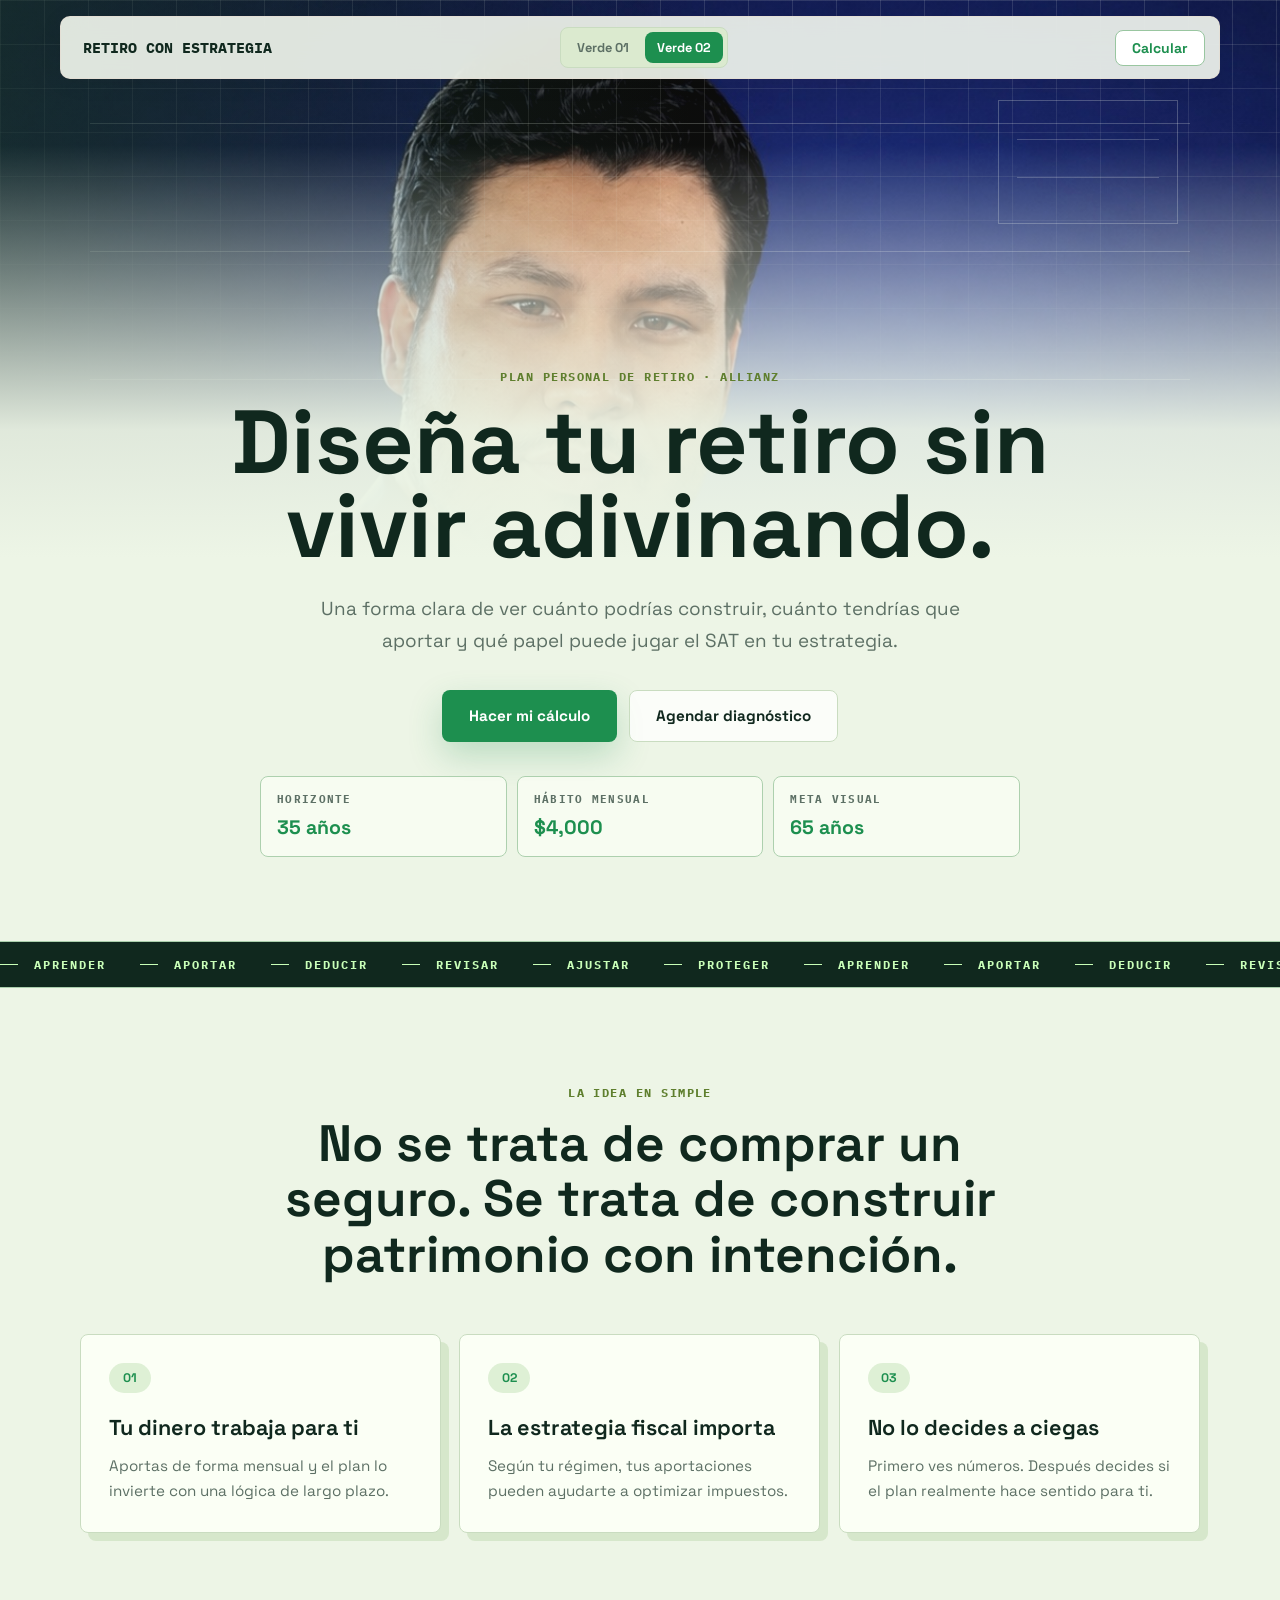
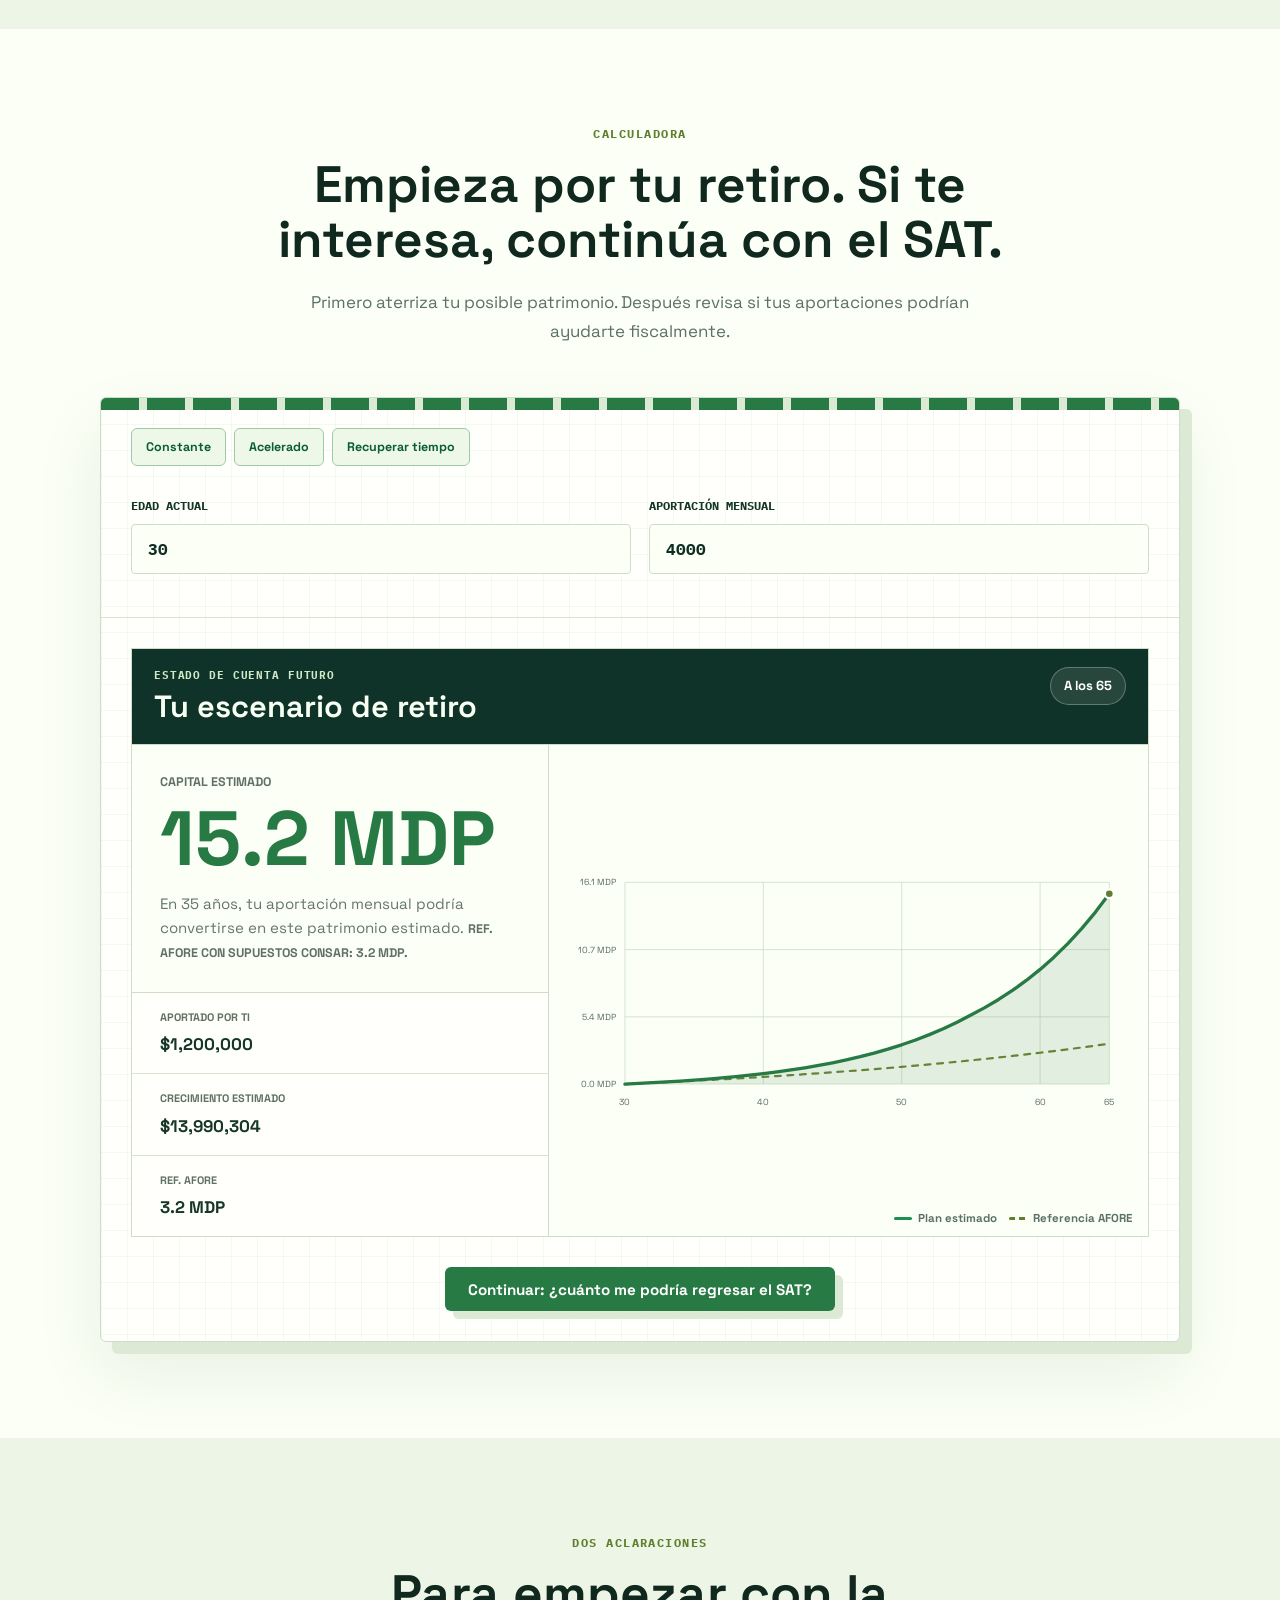
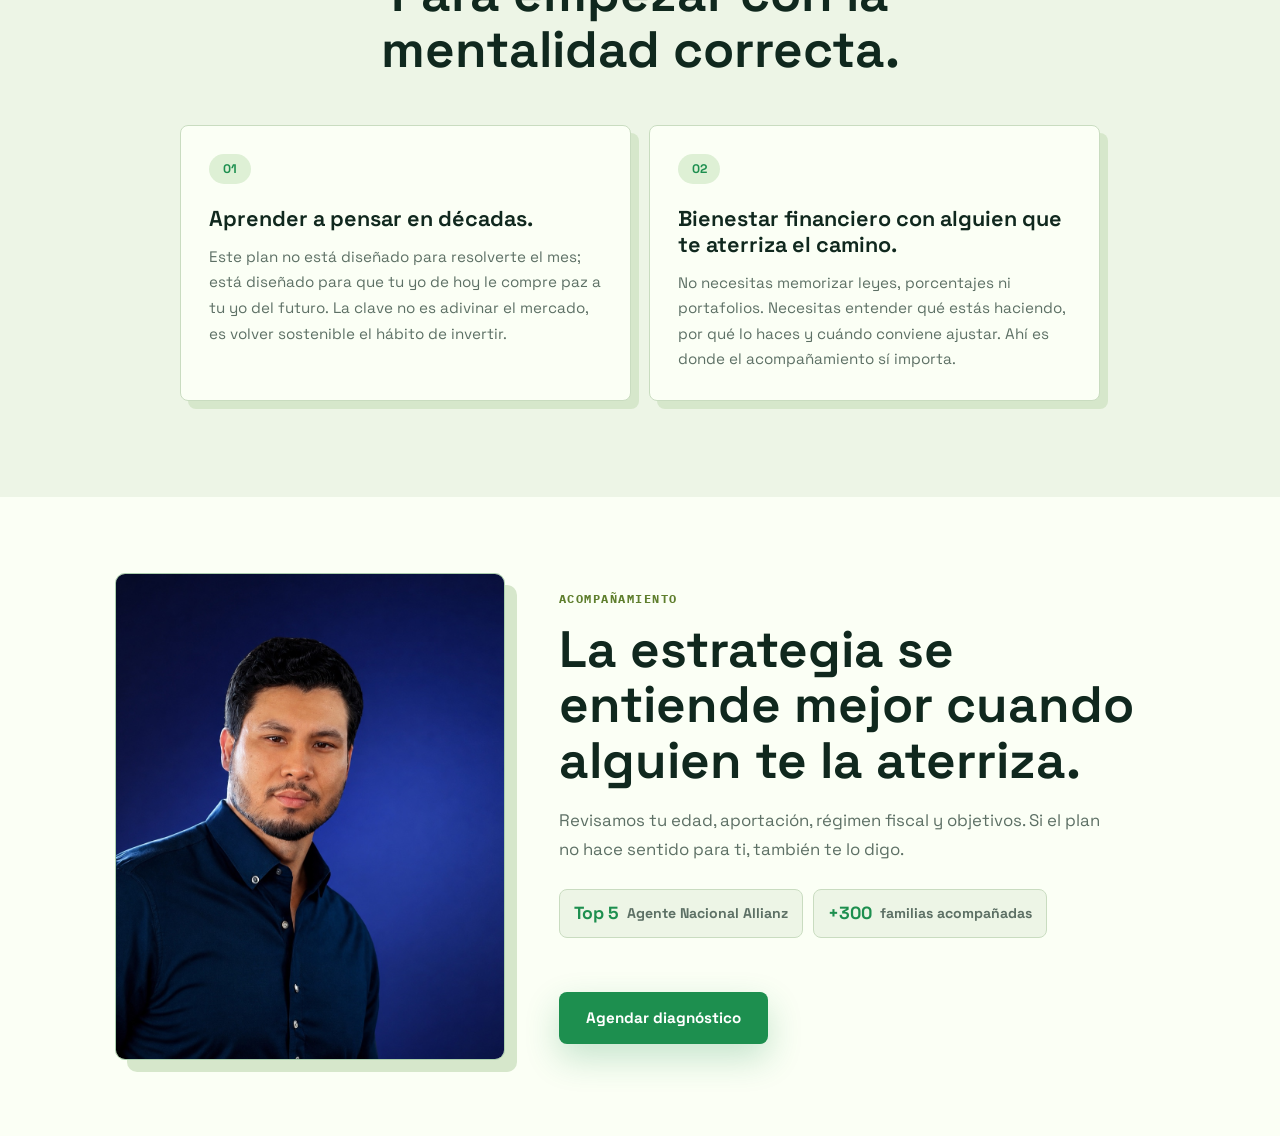
<file: morado.html>
<!doctype html>
<html lang="es">
  <head>
    <meta charset="UTF-8" />
    <meta name="viewport" content="width=device-width, initial-scale=1.0" />
    <meta
      name="description"
      content="Calcula tu plan de retiro, visualiza el impacto de ahorrar a largo plazo y estima una posible devolución del SAT."
    />
    <link rel="preconnect" href="https://fonts.googleapis.com" />
    <link rel="preconnect" href="https://fonts.gstatic.com" crossorigin />
    <link
      href="https://fonts.googleapis.com/css2?family=Fraunces:opsz,wght@9..144,600;9..144,700&family=IBM+Plex+Mono:wght@500;600;700&family=Instrument+Serif:ital@0;1&family=Manrope:wght@400;500;600;700;800&family=Newsreader:opsz,wght@6..72,600;6..72,700&family=Plus+Jakarta+Sans:wght@400;500;600;700;800&family=Sora:wght@400;500;600;700;800&family=Space+Grotesk:wght@400;500;600;700&display=swap"
      rel="stylesheet"
    />
    <link rel="stylesheet" href="styles.css" />
    <title>Plan de Retiro · Propuesta Verde 02</title>
  </head>
  <body class="theme-green-alt proposal-ledger proposal-lab">
    <header class="site-header" aria-label="Navegación principal">
      <a class="brand-mark" href="#top">Retiro con estrategia</a>
      <nav class="theme-links" aria-label="Versiones de color">
        <a href="index.html">Verde 01</a>
        <a aria-current="page" href="morado.html">Verde 02</a>
      </nav>
      <a class="btn btn-outline btn-small" href="#calculadora">Calcular</a>
    </header>

    <main>
      <section class="hero" id="top">
        <div class="hero-media">
          <img src="assets/asesor-retrato.jpg" alt="Asesor patrimonial de Allianz" />
          <div class="hero-fade" aria-hidden="true"></div>
          <div class="hero-motion" aria-hidden="true">
            <span></span>
            <span></span>
            <span></span>
            <span></span>
          </div>
        </div>
        <div class="hero-copy reveal">
          <p class="eyebrow">Plan personal de retiro · Allianz</p>
          <h1>Diseña tu retiro sin vivir adivinando.</h1>
          <p class="lead">
            Una forma clara de ver cuánto podrías construir, cuánto tendrías que aportar y qué papel puede jugar el SAT en tu estrategia.
          </p>
          <div class="hero-actions">
            <a class="btn btn-primary btn-large" href="#calculadora">Hacer mi cálculo</a>
            <a class="btn btn-ghost btn-large" href="https://scheduler.zoom.us/cristinartz/ppr" target="_blank" rel="noopener noreferrer">
              Agendar diagnóstico
            </a>
          </div>
          <dl class="hero-live" aria-label="Indicadores de la estrategia">
            <div>
              <dt>Horizonte</dt>
              <dd><span data-count-to="35">35</span> años</dd>
            </div>
            <div>
              <dt>Hábito mensual</dt>
              <dd>$<span data-count-to="4000">4,000</span></dd>
            </div>
            <div>
              <dt>Meta visual</dt>
              <dd><span data-count-to="65">65</span> años</dd>
            </div>
          </dl>
        </div>
      </section>

      <section class="motion-strip" aria-label="Ruta del plan">
        <div class="ticker-track">
          <span>Aprender</span>
          <span>Aportar</span>
          <span>Deducir</span>
          <span>Revisar</span>
          <span>Ajustar</span>
          <span>Proteger</span>
          <span>Aprender</span>
          <span>Aportar</span>
          <span>Deducir</span>
          <span>Revisar</span>
          <span>Ajustar</span>
          <span>Proteger</span>
        </div>
      </section>

      <section class="section intro-section">
        <div class="section-heading reveal">
          <p class="eyebrow">La idea en simple</p>
          <h2>No se trata de comprar un seguro. Se trata de construir patrimonio con intención.</h2>
        </div>
        <div class="value-grid reveal" aria-label="Beneficios principales">
          <article data-tilt>
            <span>01</span>
            <h3>Tu dinero trabaja para ti</h3>
            <p>Aportas de forma mensual y el plan lo invierte con una lógica de largo plazo.</p>
          </article>
          <article data-tilt>
            <span>02</span>
            <h3>La estrategia fiscal importa</h3>
            <p>Según tu régimen, tus aportaciones pueden ayudarte a optimizar impuestos.</p>
          </article>
          <article data-tilt>
            <span>03</span>
            <h3>No lo decides a ciegas</h3>
            <p>Primero ves números. Después decides si el plan realmente hace sentido para ti.</p>
          </article>
        </div>
      </section>

      <section class="section calculator-section" id="calculadora">
        <div class="section-heading reveal">
          <p class="eyebrow">Calculadora</p>
          <h2>Empieza por tu retiro. Si te interesa, continúa con el SAT.</h2>
          <p>Primero aterriza tu posible patrimonio. Después revisa si tus aportaciones podrían ayudarte fiscalmente.</p>
        </div>

        <div class="calculator-card reveal" data-tilt>
          <div class="scenario-tabs" aria-label="Escenarios rápidos">
            <button type="button" data-age="30" data-contribution="3000">Constante</button>
            <button type="button" data-age="30" data-contribution="6000">Acelerado</button>
            <button type="button" data-age="38" data-contribution="9000">Recuperar tiempo</button>
          </div>
          <form class="calculator-form" id="calculator-form">
            <div class="form-grid">
              <label class="field">
                <span>Edad actual</span>
                <input id="age-input" type="number" min="18" max="60" value="30" inputmode="numeric" />
                <small id="age-help"></small>
              </label>
              <label class="field">
                <span>Aportación mensual</span>
                <input id="contribution-input" type="number" min="2000" step="500" value="4000" inputmode="numeric" />
                <small id="contribution-help"></small>
              </label>
            </div>
          </form>

          <div class="result-panel" id="retirement-result" aria-live="polite"></div>

          <div class="sat-step" id="sat-step">
            <button class="btn btn-primary" id="show-sat-button" type="button">
              Continuar: ¿cuánto me podría regresar el SAT?
            </button>

            <div class="sat-panel" id="sat-panel" hidden>
              <div class="sat-copy">
                <p class="eyebrow">Estimación fiscal</p>
                <h3>Ahora agrega tu ingreso para estimar la devolución.</h3>
                <p>Usamos tu aportación mensual del cálculo anterior como ahorro anual para el PPR.</p>
              </div>

              <div class="form-grid">
                <label class="field">
                  <span>Sueldo mensual bruto</span>
                  <input id="salary-input" type="number" value="50000" step="1000" inputmode="numeric" />
                  <small>Ingreso antes de impuestos, multiplicado por 12.</small>
                </label>
                <label class="field checkbox-field">
                  <input id="resico-toggle" type="checkbox" />
                  <span>Tributo en RESICO</span>
                  <small>Si estás en RESICO, normalmente no aplicas deducciones personales.</small>
                </label>
              </div>

              <div class="sat-result" id="sat-result" aria-live="polite"></div>
            </div>
          </div>
        </div>
      </section>

      <section class="section notes-section">
        <div class="section-heading reveal">
          <p class="eyebrow">Dos aclaraciones</p>
          <h2>Para empezar con la mentalidad correcta.</h2>
        </div>
        <div class="note-grid reveal" id="note-grid"></div>
      </section>

      <section class="advisor-section">
        <div class="advisor-inner reveal">
          <img src="assets/asesor-retrato.jpg" alt="Asesor patrimonial Allianz" />
          <div class="advisor-copy">
            <p class="eyebrow">Acompañamiento</p>
            <h2>La estrategia se entiende mejor cuando alguien te la aterriza.</h2>
            <p>
              Revisamos tu edad, aportación, régimen fiscal y objetivos. Si el plan no hace sentido para ti,
              también te lo digo.
            </p>
            <div class="mini-stats">
              <span><strong>Top 5</strong> Agente Nacional Allianz</span>
              <span><strong>+300</strong> familias acompañadas</span>
            </div>
            <a class="btn btn-primary btn-large" href="https://scheduler.zoom.us/cristinartz/ppr" target="_blank" rel="noopener noreferrer">
              Agendar diagnóstico
            </a>
          </div>
        </div>
      </section>
    </main>

    <script src="script.js" defer></script>
  </body>
</html>
</file>
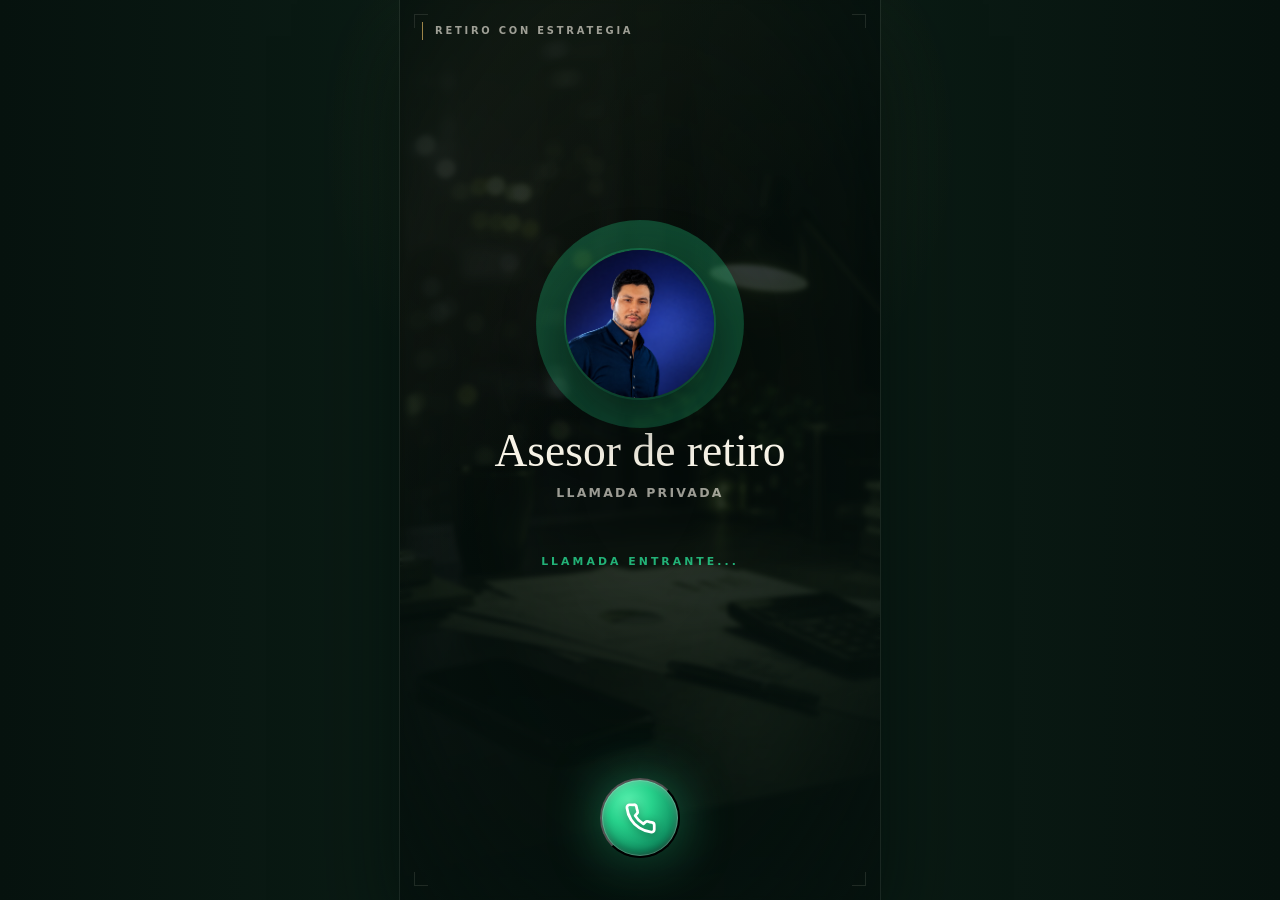
<file: v2/intro.html>
<!doctype html>
<html lang="es">
  <head>
    <meta charset="UTF-8" />
    <meta name="viewport" content="width=device-width, initial-scale=1.0" />
    <meta name="description" content="Plan de retiro personalizado · Allianz" />
    <meta name="robots" content="noindex" />
    <link rel="preconnect" href="https://fonts.googleapis.com" />
    <link rel="preconnect" href="https://fonts.gstatic.com" crossorigin />
    <link
      href="https://fonts.googleapis.com/css2?family=Fraunces:opsz,wght@9..144,600;9..144,700&family=Manrope:wght@400;500;600;700;800&display=swap"
      rel="stylesheet"
    />
    <link rel="preload" href="../assets/call-background.png" as="image" />
    <link rel="preload" href="../assets/call-advisor.png" as="image" />
    <link rel="preload" href="../assets/call-audio.m4a" as="audio" />
    <link rel="stylesheet" href="../styles.css" />
    <title>Llamada entrante · Plan de Retiro</title>
    <style>
      /* ── Intro-only overrides ───────────────────────────── */
      body {
        margin: 0;
        overflow: hidden; /* no scroll while in call screen */
      }

      /* Hide the site-header & main that don't exist here */
      .experience-shell {
        min-height: 100svh;
      }

      /* Transition overlay that fires when navigating away */
      #exit-overlay {
        position: fixed;
        inset: 0;
        z-index: 9999;
        background: #06120e;
        opacity: 0;
        pointer-events: none;
        transition: opacity 0.55s cubic-bezier(0.4, 0, 0.2, 1);
      }

      #exit-overlay.is-fading {
        opacity: 1;
        pointer-events: auto;
      }
    </style>
  </head>
  <body class="theme-green proposal-vault proposal-cinema">
    <!-- Full-screen fade used when navigating to the landing page -->
    <div id="exit-overlay" aria-hidden="true"></div>

    <section class="experience-shell" id="experiencia" aria-label="Experiencia inicial">
      <div class="call-screen" data-state="incoming" aria-live="polite">
        <img class="call-backdrop" src="../assets/call-background.png" alt="" />
        <div class="call-shade call-shade-top"></div>
        <div class="call-shade call-shade-bottom"></div>
        <div class="call-vignette"></div>

        <header class="call-brand-row">
          <span class="call-brand-line"></span>
          <span>Retiro con estrategia</span>
        </header>

        <span class="call-corner call-corner-tl"></span>
        <span class="call-corner call-corner-tr"></span>
        <span class="call-corner call-corner-bl"></span>
        <span class="call-corner call-corner-br"></span>

        <div class="call-content">
          <div class="caller-stack">
            <div class="avatar-stage">
              <div class="ring-waves" aria-hidden="true">
                <span></span>
                <span></span>
                <span></span>
              </div>

              <svg class="progress-ring" viewBox="0 0 160 160" aria-hidden="true">
                <circle class="progress-base" cx="80" cy="80" r="74"></circle>
                <circle class="progress-value" cx="80" cy="80" r="74"></circle>
              </svg>

              <div class="avatar-wrap">
                <img src="../assets/call-advisor.png" alt="Asesor de retiro" />
              </div>
            </div>

            <div class="caller-copy">
              <h1>Asesor de retiro</h1>
              <p class="caller-name">Llamada privada</p>
            </div>

            <div class="status-area">
              <p class="status-text status-incoming">llamada entrante...</p>
              <div class="status-active">
                <span class="timer">00:00</span>
                <div class="waveform" aria-hidden="true"></div>
              </div>
              <p class="status-text status-ended">llamada finalizada</p>
            </div>
          </div>

          <button class="answer-button" id="answer-button" type="button" aria-label="Contestar llamada">
            <svg viewBox="0 0 24 24" aria-hidden="true">
              <path d="M22 16.92v3a2 2 0 0 1-2.18 2 19.79 19.79 0 0 1-8.63-3.07 19.5 19.5 0 0 1-6-6A19.79 19.79 0 0 1 2.12 4.18 2 2 0 0 1 4.11 2h3a2 2 0 0 1 2 1.72c.12.92.35 1.82.7 2.69a2 2 0 0 1-.45 2.11L8.09 9.91a16 16 0 0 0 6 6l1.39-1.27a2 2 0 0 1 2.11-.45c.87.35 1.77.58 2.69.7A2 2 0 0 1 22 16.92z"></path>
            </svg>
          </button>
        </div>

        <section class="question-screen" aria-labelledby="question-title">
          <div class="question-inner">
            <p class="question-kicker">Antes de continuar</p>
            <h2 id="question-title">¿Alguna vez has calculado cuánto dinero podrías recibir cuando llegue tu retiro?</h2>
            <div class="answers" role="group" aria-label="Opciones de respuesta">
              <button type="button" data-answer="si">Sí</button>
              <button type="button" data-answer="mas-o-menos">Más o menos</button>
              <button type="button" data-answer="nunca">Nunca lo he calculado</button>
            </div>
          </div>
        </section>

        <audio class="call-audio" src="../assets/call-audio.m4a" preload="auto"></audio>
      </div>
    </section>

    <script>
      /* ── Minimal inline JS ─────────────────────────────────
         Only the call-experience logic; no calculator, no notes.
         Redirects to index.html after the question is answered.
      ─────────────────────────────────────────────────────── */

      (function () {
        "use strict";

        // Mark JS available
        document.documentElement.classList.add("js");

        const LANDING_URL = "index.html";

        const screen = document.querySelector(".call-screen");
        const audio = document.querySelector(".call-audio");
        const answerButton = document.querySelector("#answer-button");
        const timer = document.querySelector(".timer");
        const progress = document.querySelector(".progress-value");
        const waveform = document.querySelector(".waveform");
        const answerOptions = document.querySelectorAll(".answers button");
        const exitOverlay = document.querySelector("#exit-overlay");

        if (!screen || !audio || !answerButton || !timer || !progress || !waveform) return;

        // ── Constants ──────────────────────────────────────
        const audioSkipSeconds = 2;
        const audioPlaybackRate = 1.2;
        const ringLength = 2 * Math.PI * 74;
        let timerFrame = null;
        let vibrationLoop = null;
        let questionTimeout = null;

        // ── Ring ───────────────────────────────────────────
        progress.style.strokeDasharray = ringLength;
        progress.style.strokeDashoffset = ringLength;

        // ── Waveform bars ──────────────────────────────────
        if (!waveform.children.length) {
          for (let i = 0; i < 20; i++) {
            const bar = document.createElement("span");
            bar.style.animationDelay = `${(i % 6) * 0.07}s`;
            waveform.appendChild(bar);
          }
        }

        // ── Helpers ────────────────────────────────────────
        const formatTime = (s) => {
          const safe = Math.max(0, Math.floor(s || 0));
          return `${String(Math.floor(safe / 60)).padStart(2, "0")}:${String(safe % 60).padStart(2, "0")}`;
        };

        const vibrateIncoming = () => {
          if (!("vibrate" in navigator)) return;
          navigator.vibrate([420, 120, 420]);
          vibrationLoop = setInterval(() => navigator.vibrate([420, 120, 420]), 1700);
        };

        const stopVibration = () => {
          if (vibrationLoop) clearInterval(vibrationLoop);
          vibrationLoop = null;
          if ("vibrate" in navigator) navigator.vibrate(0);
        };

        const updateProgress = () => {
          const sourceDuration =
            Number.isFinite(audio.duration) && audio.duration > audioSkipSeconds
              ? audio.duration - audioSkipSeconds
              : 53;
          const elapsed = Math.max(0, audio.currentTime - audioSkipSeconds);
          const ratio = Math.min(elapsed / sourceDuration, 1);
          timer.textContent = formatTime(elapsed / audioPlaybackRate);
          progress.style.strokeDashoffset = ringLength * (1 - ratio);
          if (screen.dataset.state === "active") {
            timerFrame = requestAnimationFrame(updateProgress);
          }
        };

        const showQuestion = () => {
          screen.dataset.state = "question";
        };

        const finishCall = () => {
          if (timerFrame) cancelAnimationFrame(timerFrame);
          timerFrame = null;
          stopVibration();
          progress.style.strokeDashoffset = 0;
          screen.dataset.state = "ended";
          questionTimeout = setTimeout(showQuestion, 1100);
        };

        const answerCall = async () => {
          if (screen.dataset.state !== "incoming") return;
          stopVibration();
          screen.dataset.state = "active";
          audio.playbackRate = audioPlaybackRate;
          try {
            audio.currentTime = audioSkipSeconds;
            await audio.play();
          } catch {
            finishCall();
            return;
          }
          updateProgress();
        };

        // ── Navigate to landing ────────────────────────────
        const goToLanding = (answer) => {
          try {
            localStorage.setItem("retiro_calculo_respuesta", answer || "");
          } catch (_) {}

          // Fade out then redirect
          exitOverlay.classList.add("is-fading");
          setTimeout(() => {
            window.location.href = LANDING_URL;
          }, 580);
        };

        // ── Events ─────────────────────────────────────────
        answerButton.addEventListener("click", answerCall);
        audio.addEventListener("ended", finishCall);
        audio.addEventListener("loadedmetadata", () => {
          timer.textContent = "00:00";
        });

        answerOptions.forEach((btn) => {
          btn.addEventListener("click", () => {
            answerOptions.forEach((o) => o.classList.remove("is-selected"));
            btn.classList.add("is-selected");
            // Give a moment for the selection animation, then redirect
            setTimeout(() => goToLanding(btn.dataset.answer), 480);
          });
        });

        window.addEventListener("beforeunload", () => {
          stopVibration();
          if (timerFrame) cancelAnimationFrame(timerFrame);
          if (questionTimeout) clearTimeout(questionTimeout);
        });

        // ── Start ──────────────────────────────────────────
        vibrateIncoming();
      })();
    </script>
  </body>
</html>
</file>
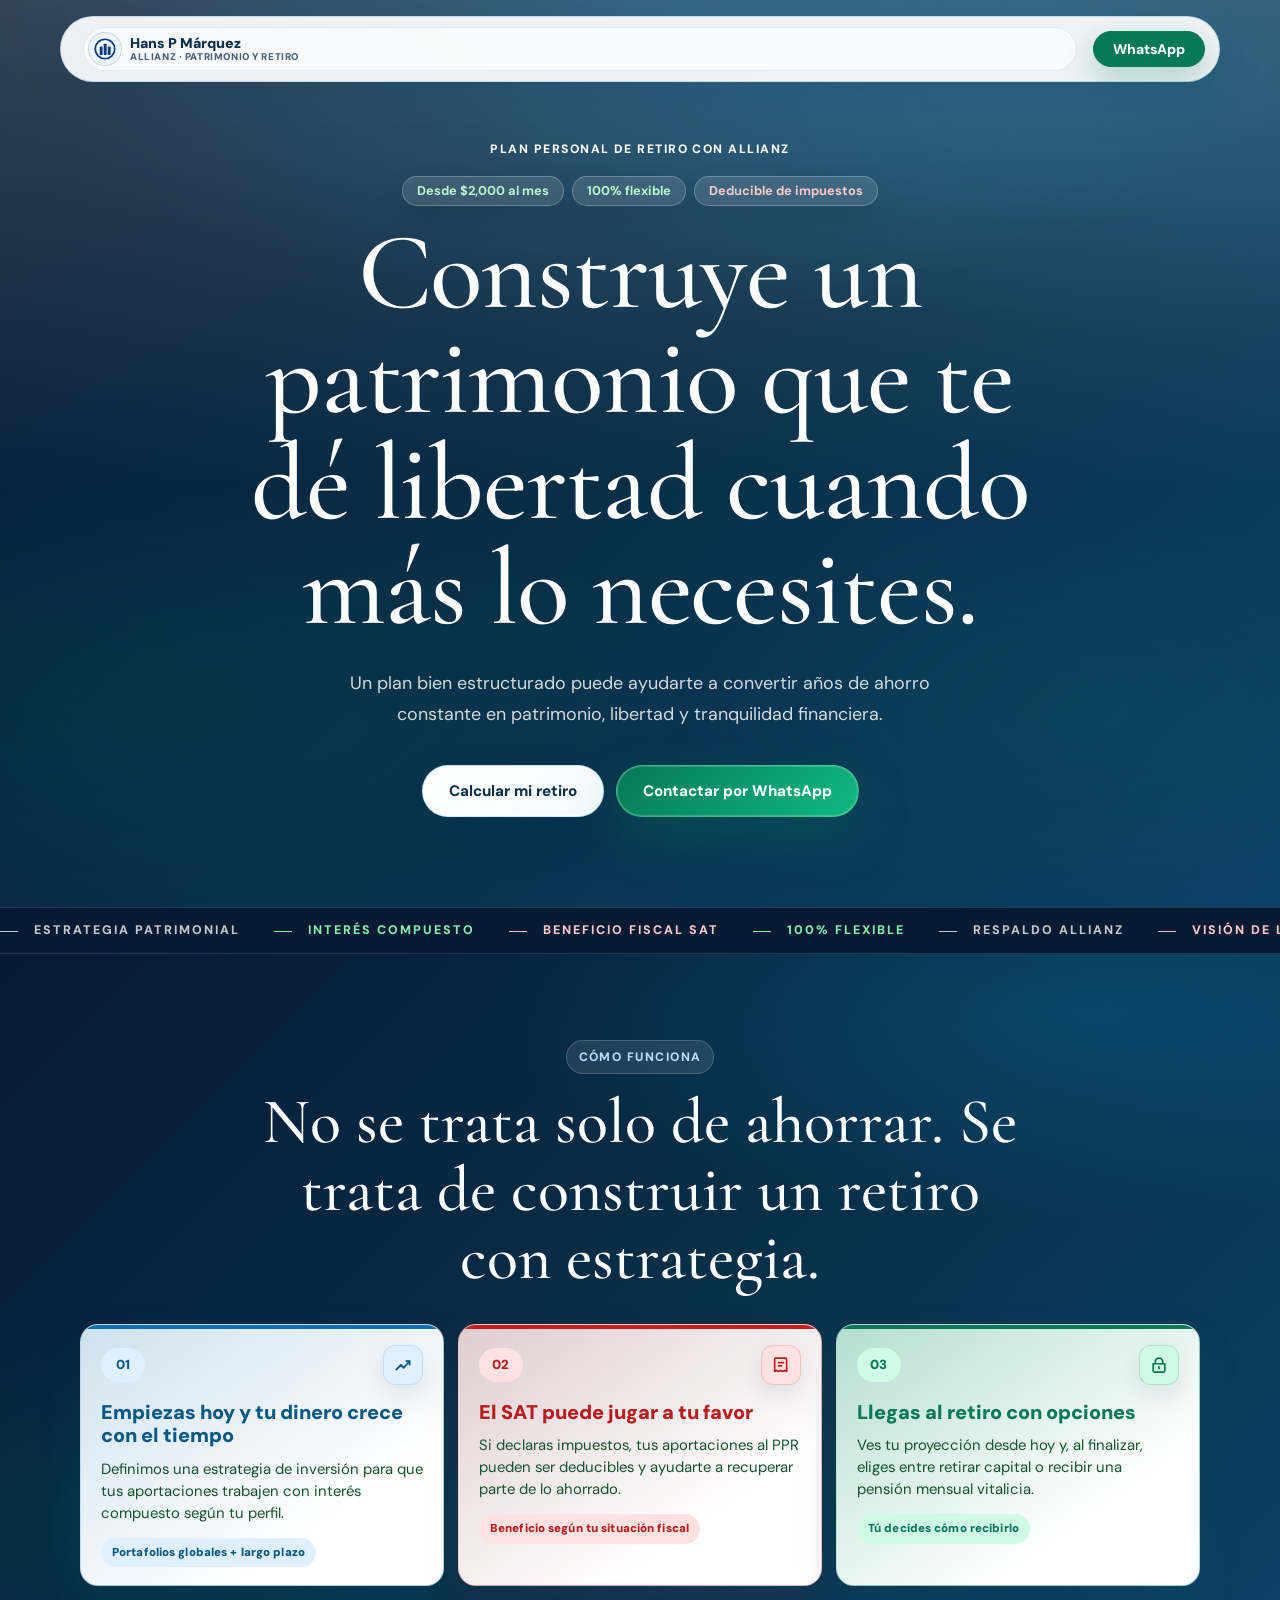
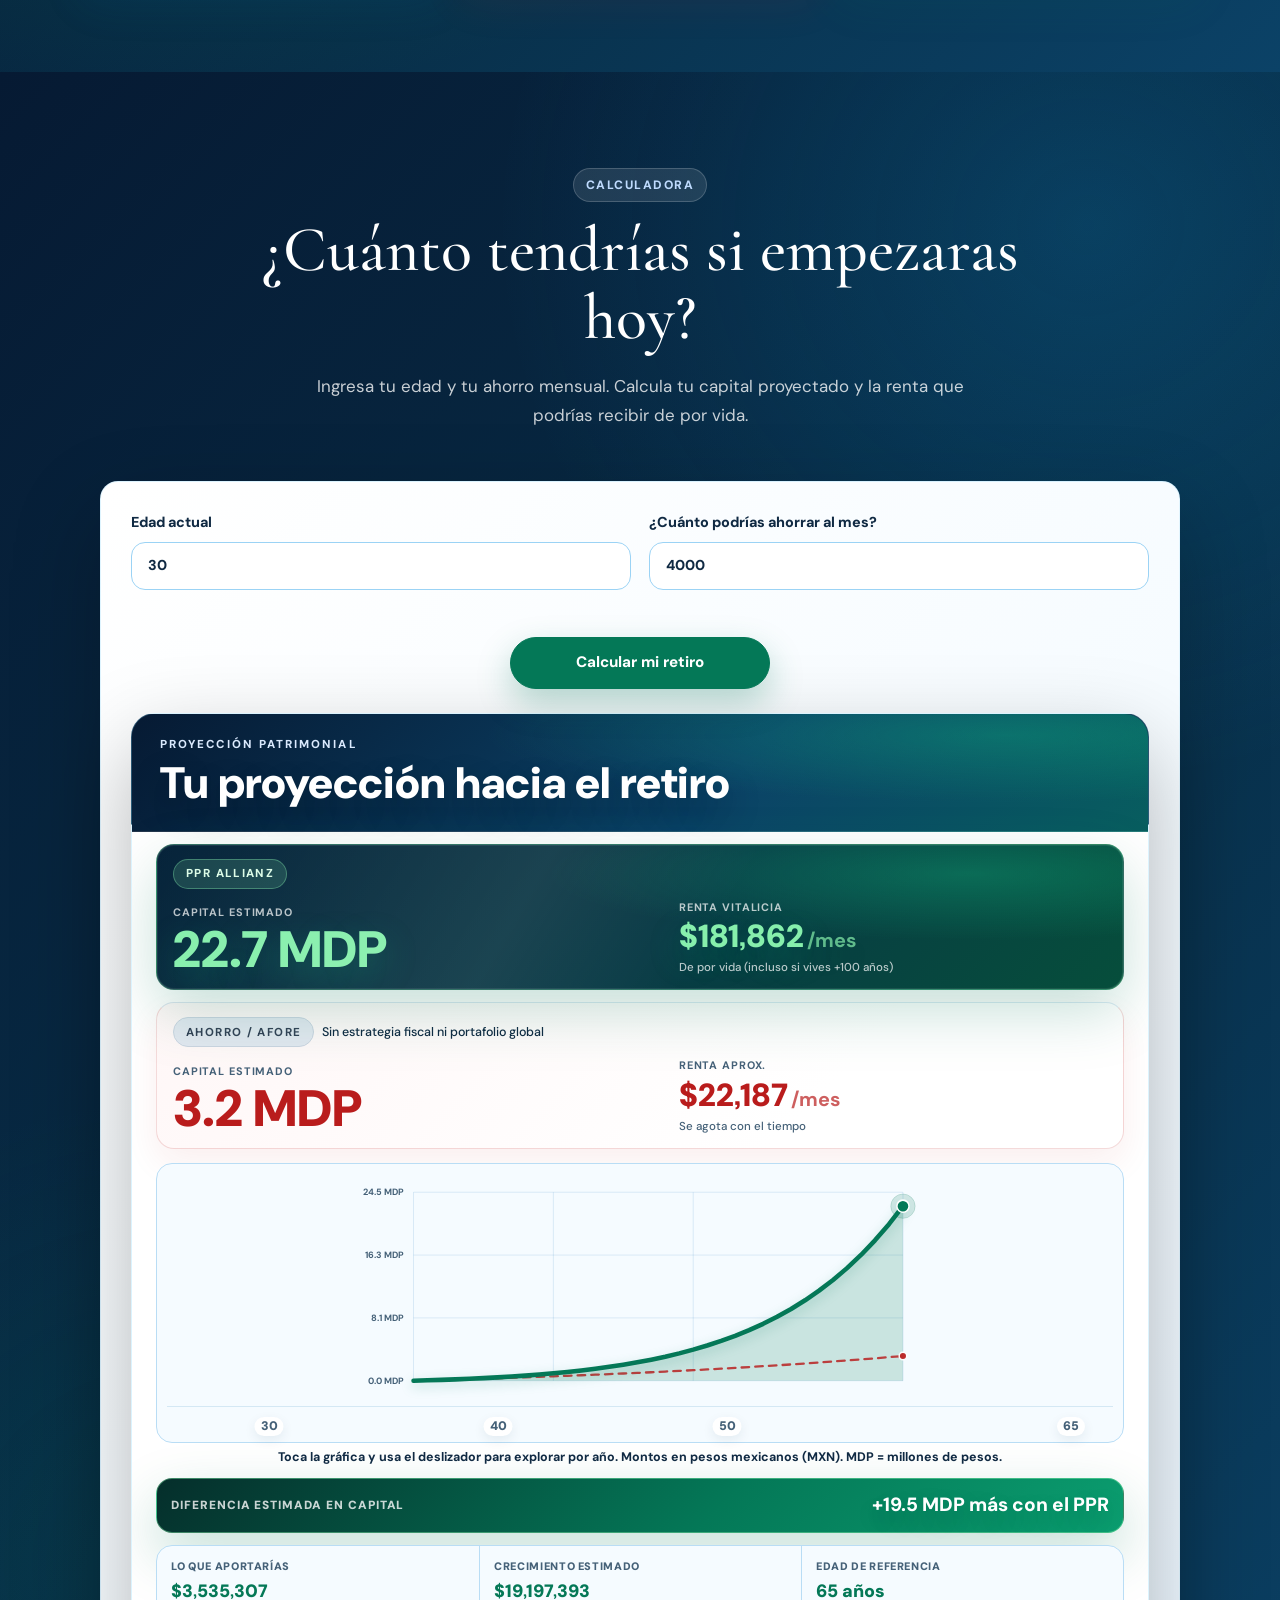
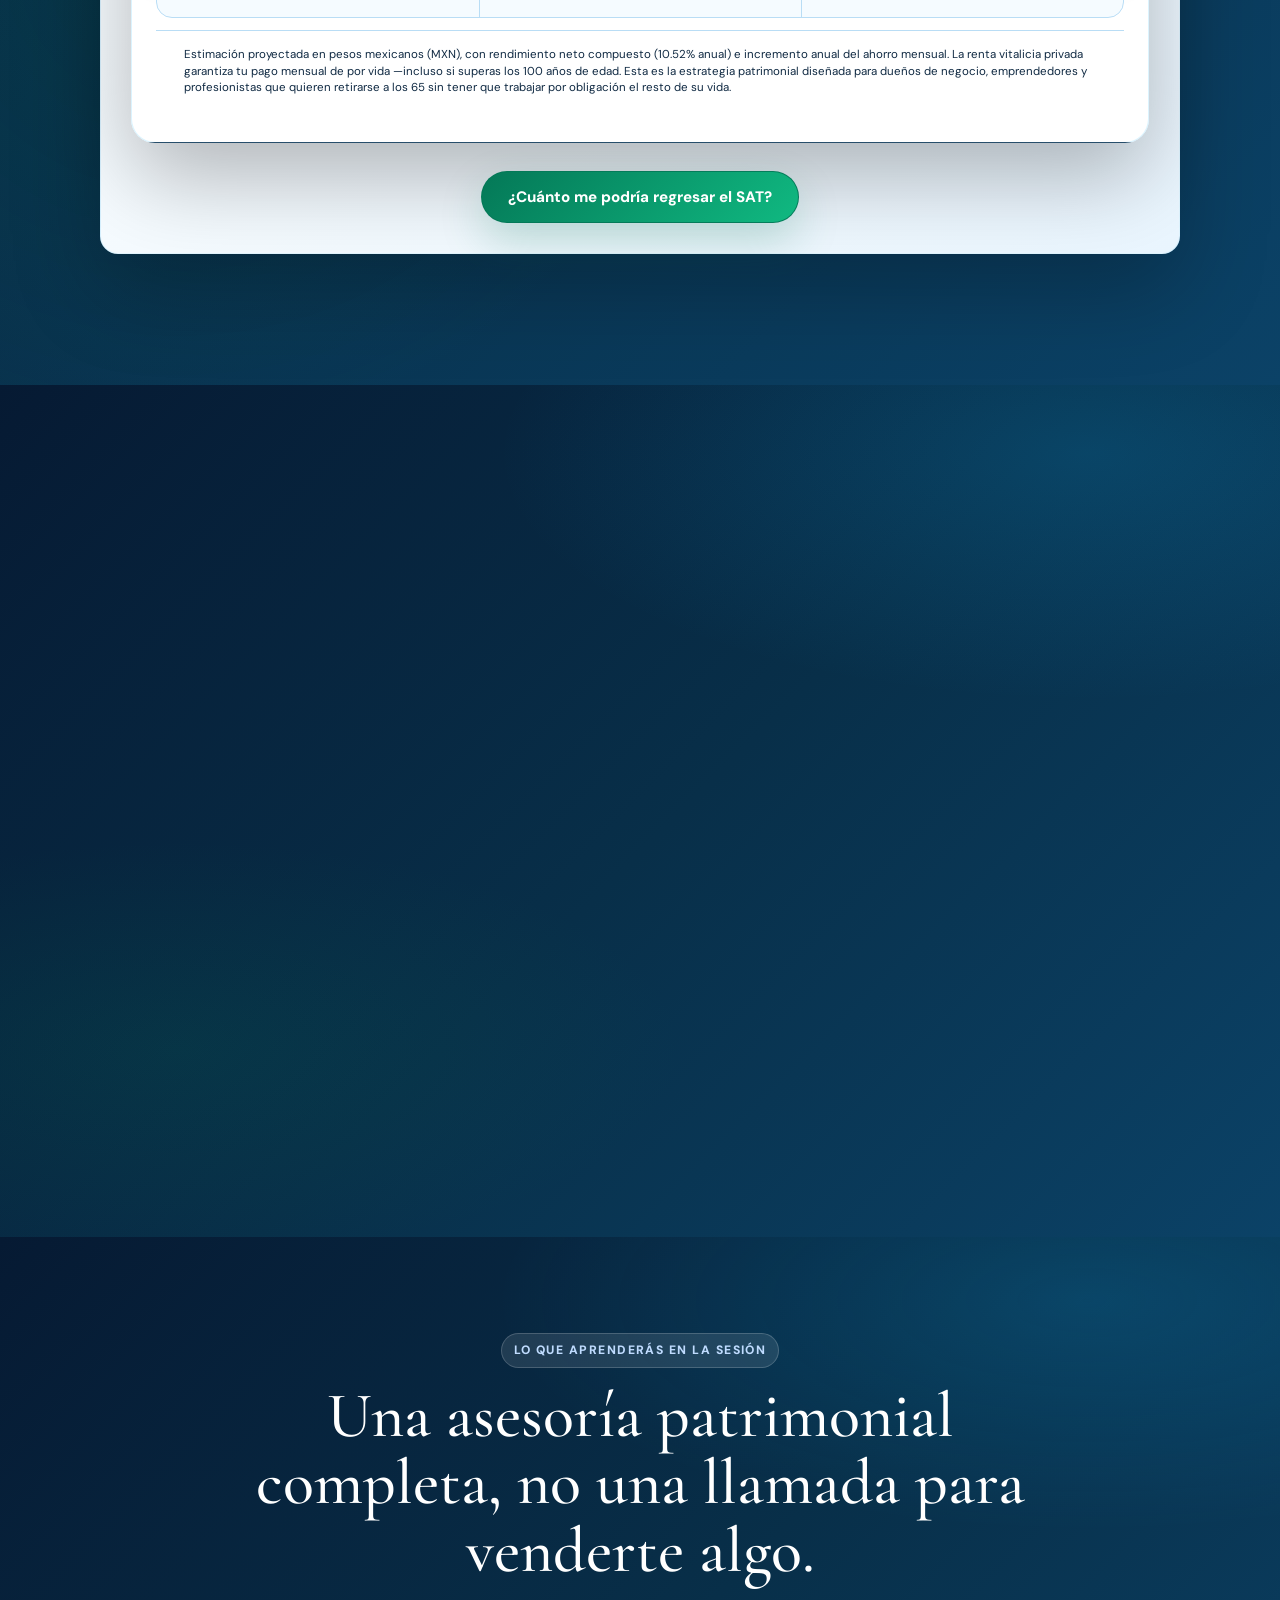
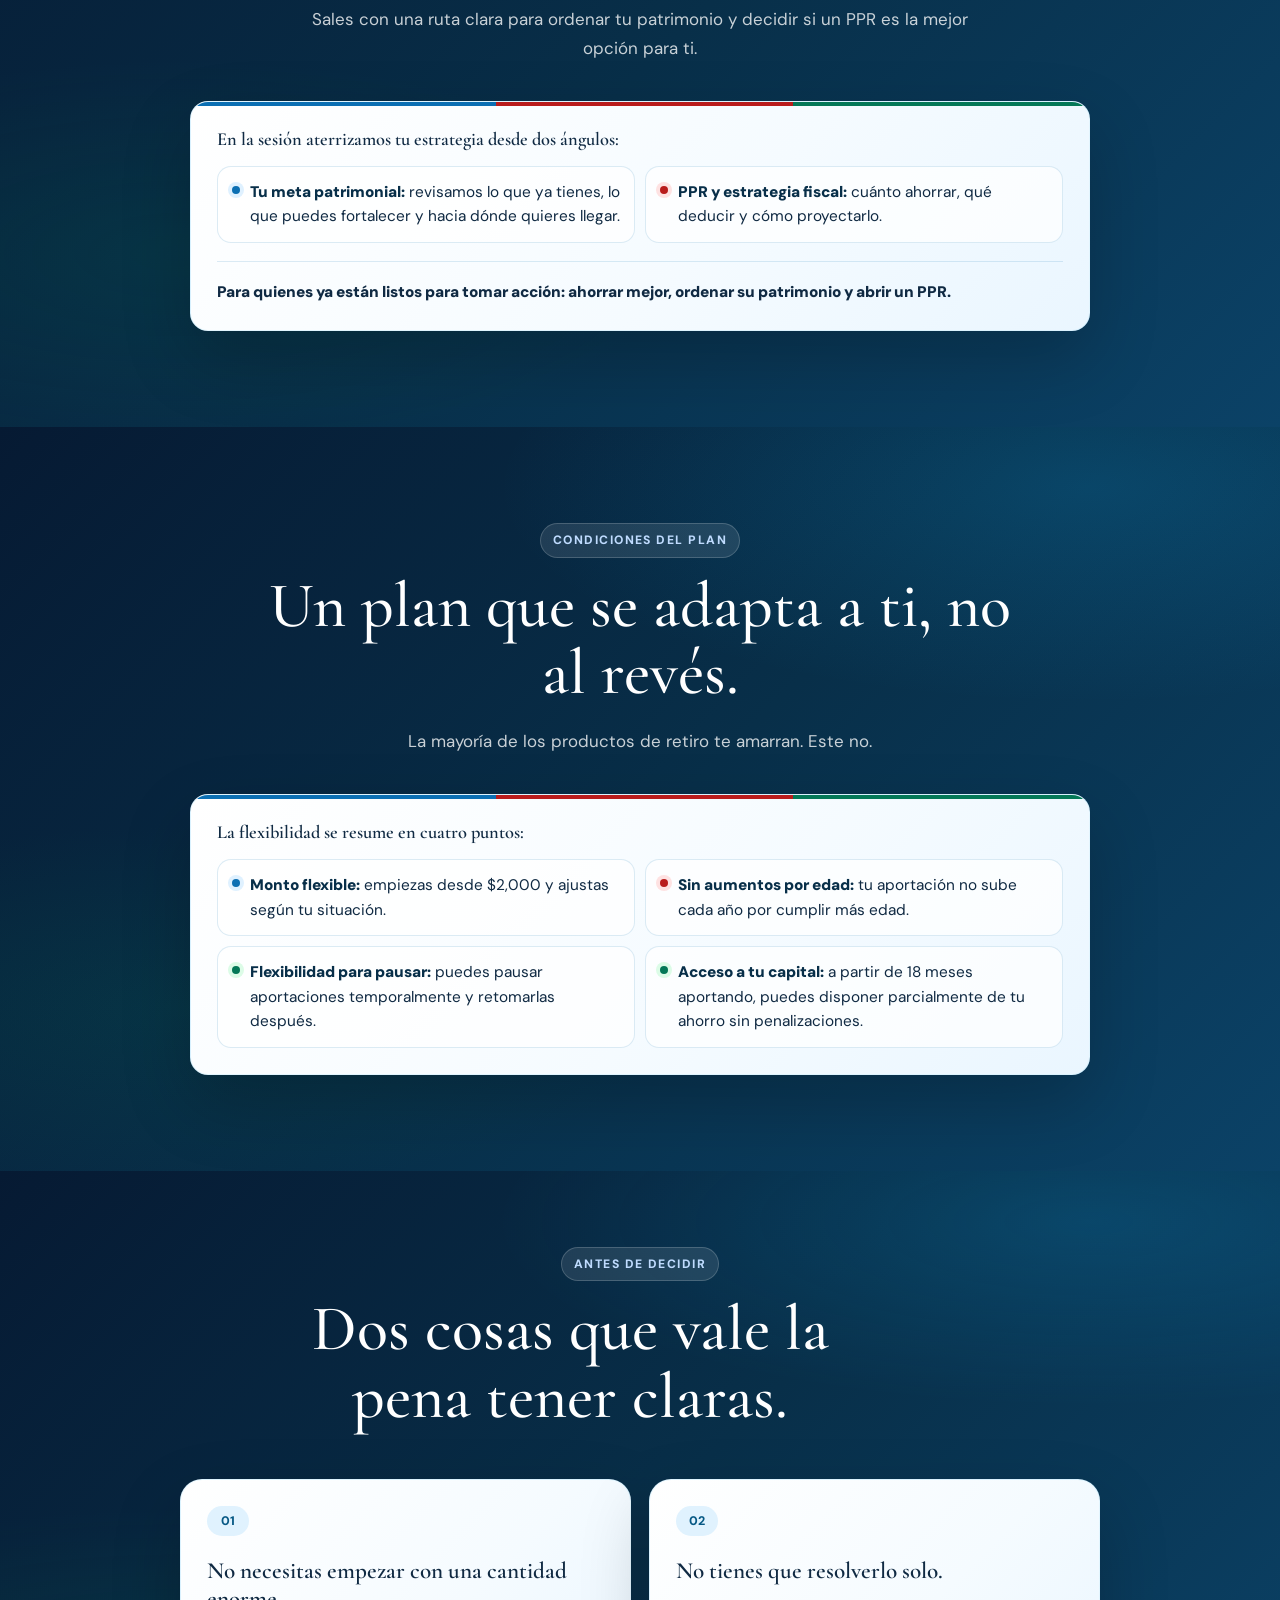
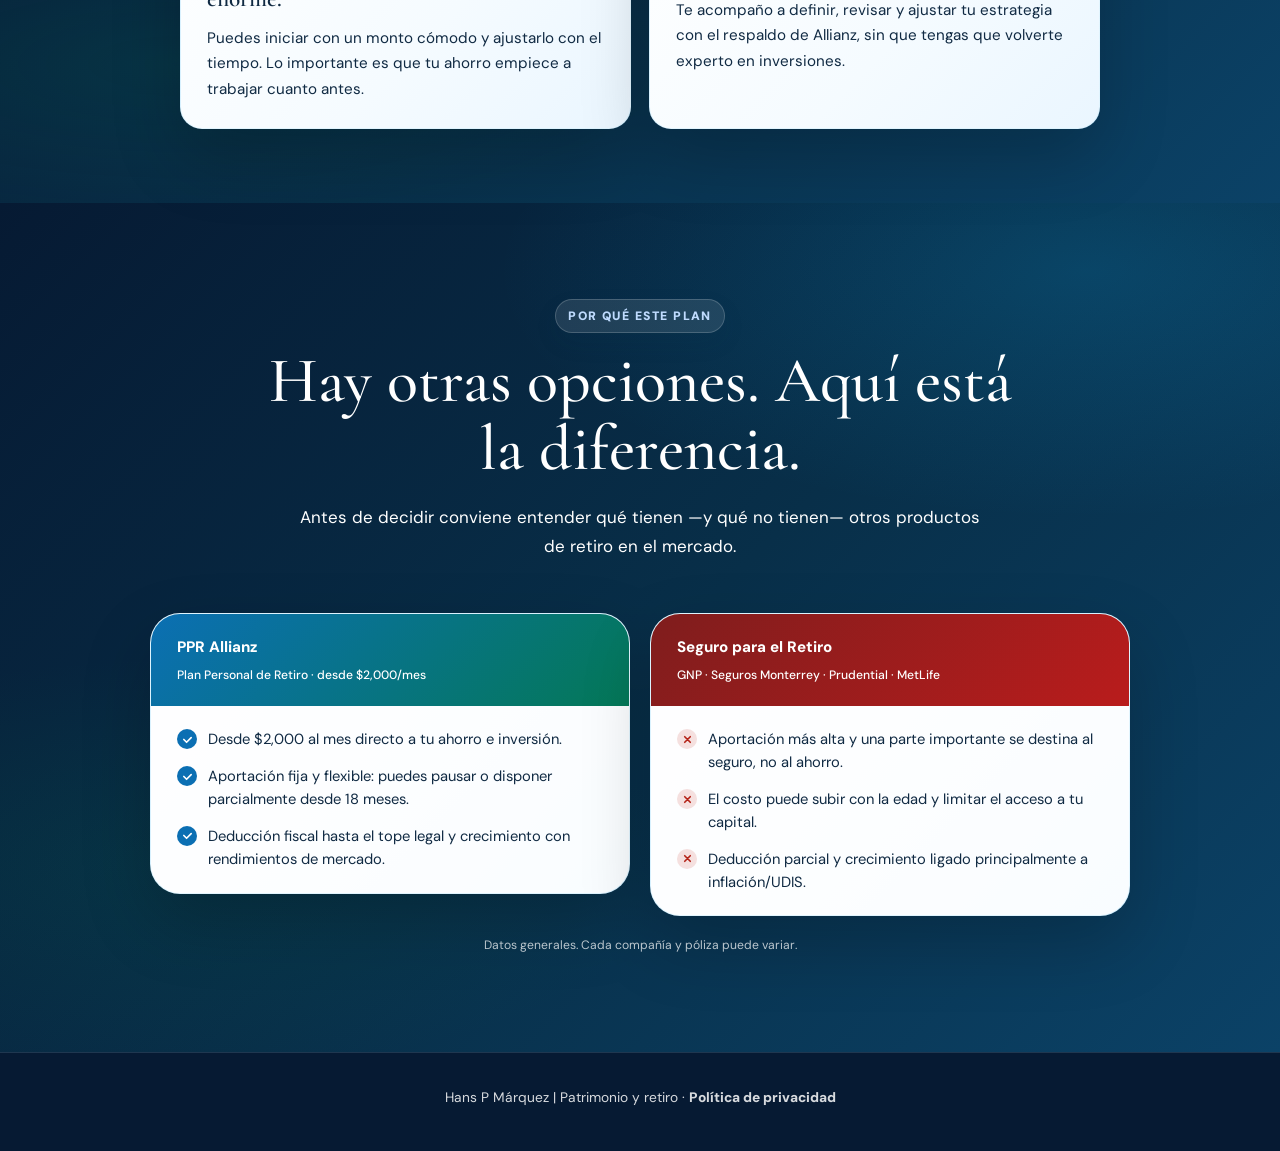
<file: v3/index-azul-claro.html>
<!doctype html>
<html lang="es">
  <head>
    <meta charset="UTF-8" />
    <meta name="viewport" content="width=device-width, initial-scale=1.0" />
    <meta name="robots" content="noindex" />
    <meta http-equiv="refresh" content="0; url=./" />
    <link rel="canonical" href="./" />
    <title>Hans P Márquez | Patrimonio y retiro</title>
    <style>
      body {
        display: grid;
        min-height: 100vh;
        margin: 0;
        place-items: center;
        background: #f5fbff;
        color: #082f49;
        font-family: -apple-system, BlinkMacSystemFont, "Segoe UI", sans-serif;
      }

      a {
        color: #047857;
        font-weight: 700;
      }
    </style>
    <script>
      window.location.replace("./");
    </script>
  </head>
  <body>
    <p>Abriendo <a href="./">Hans P Márquez | Patrimonio y retiro</a>...</p>
  </body>
</html>
</file>
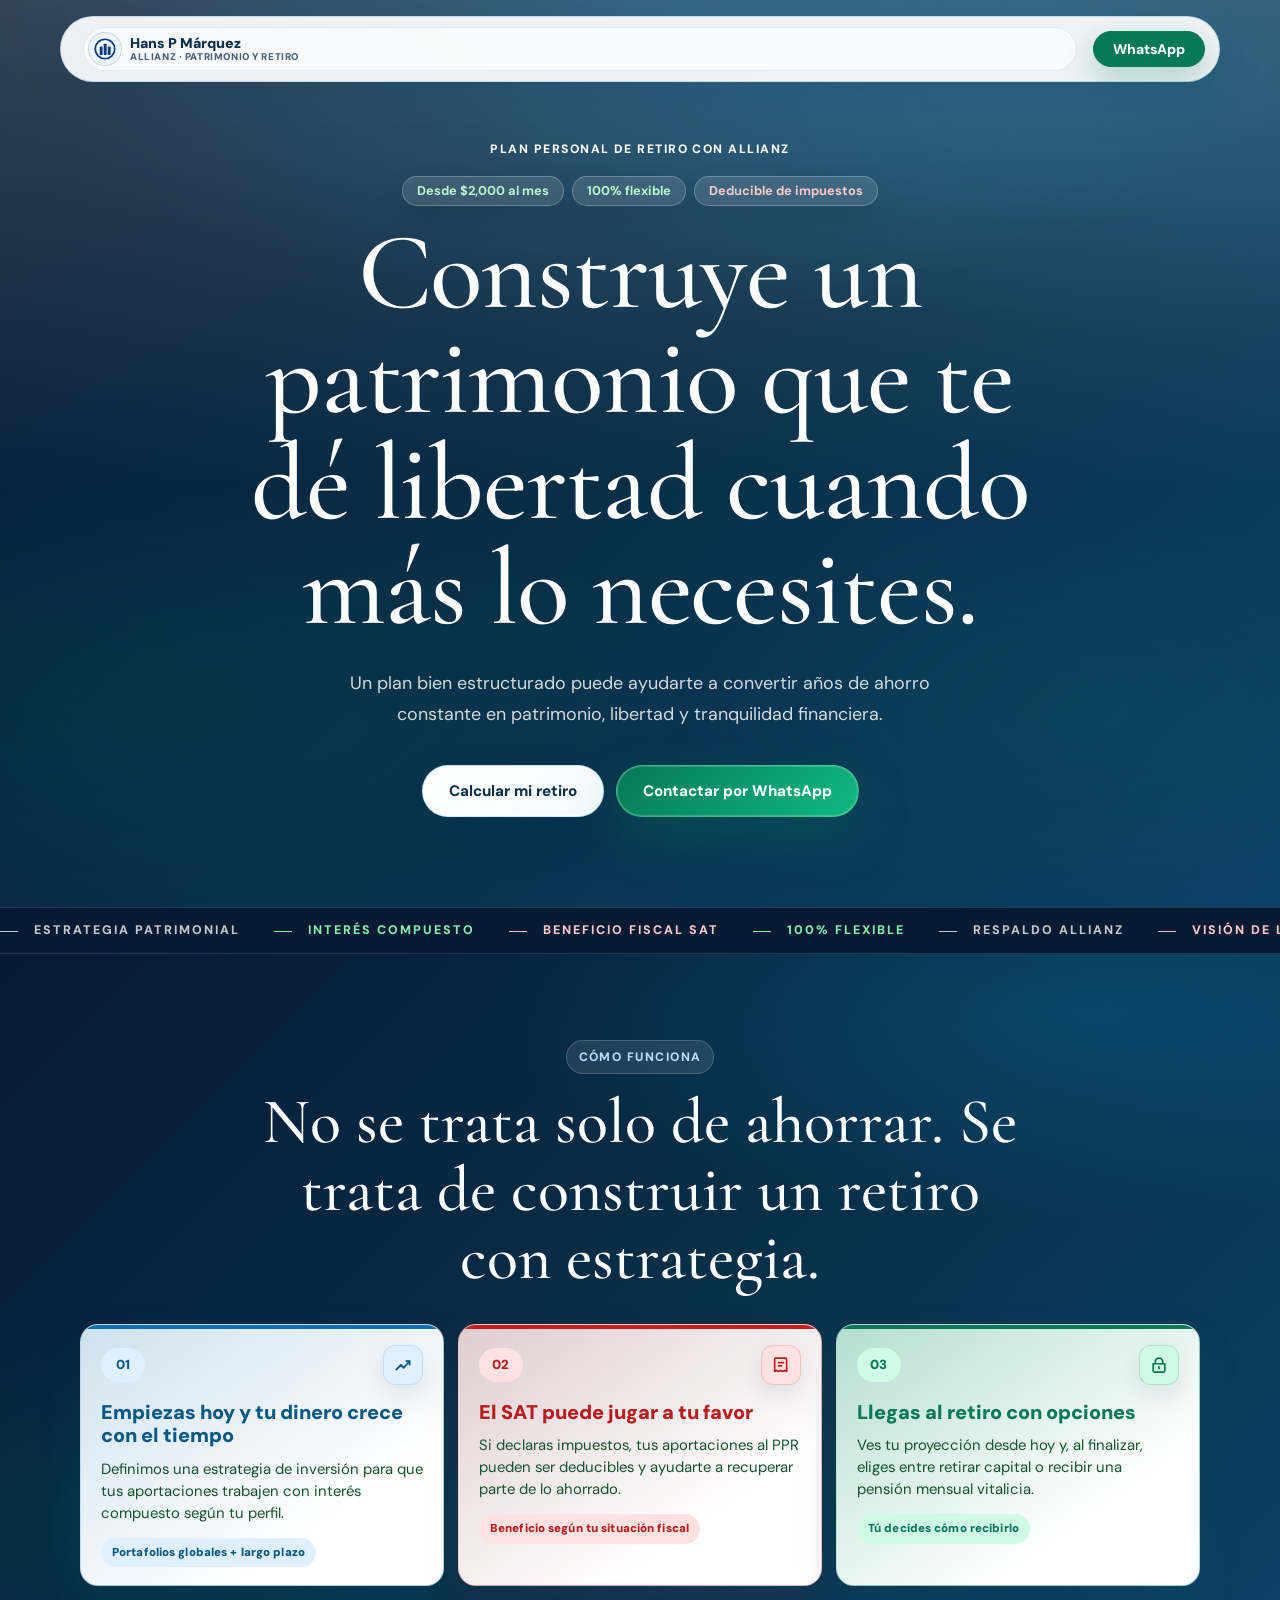
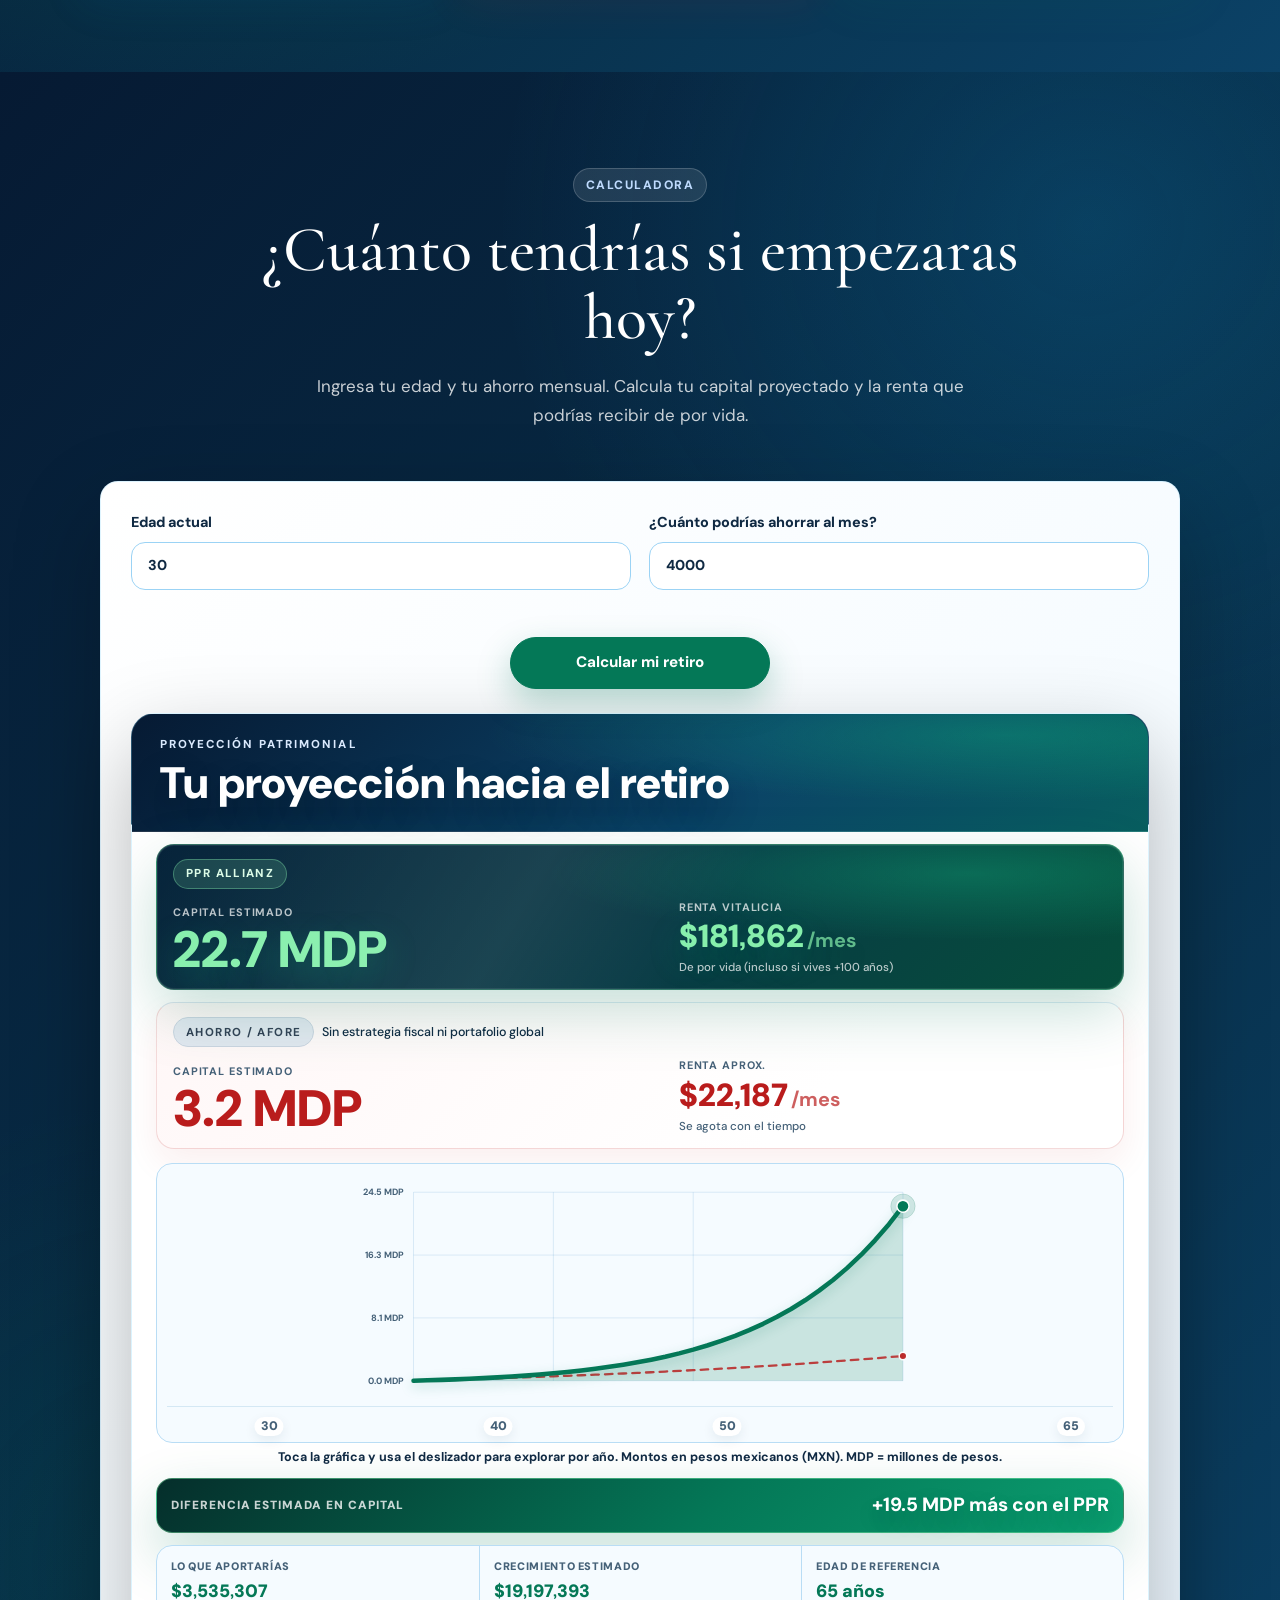
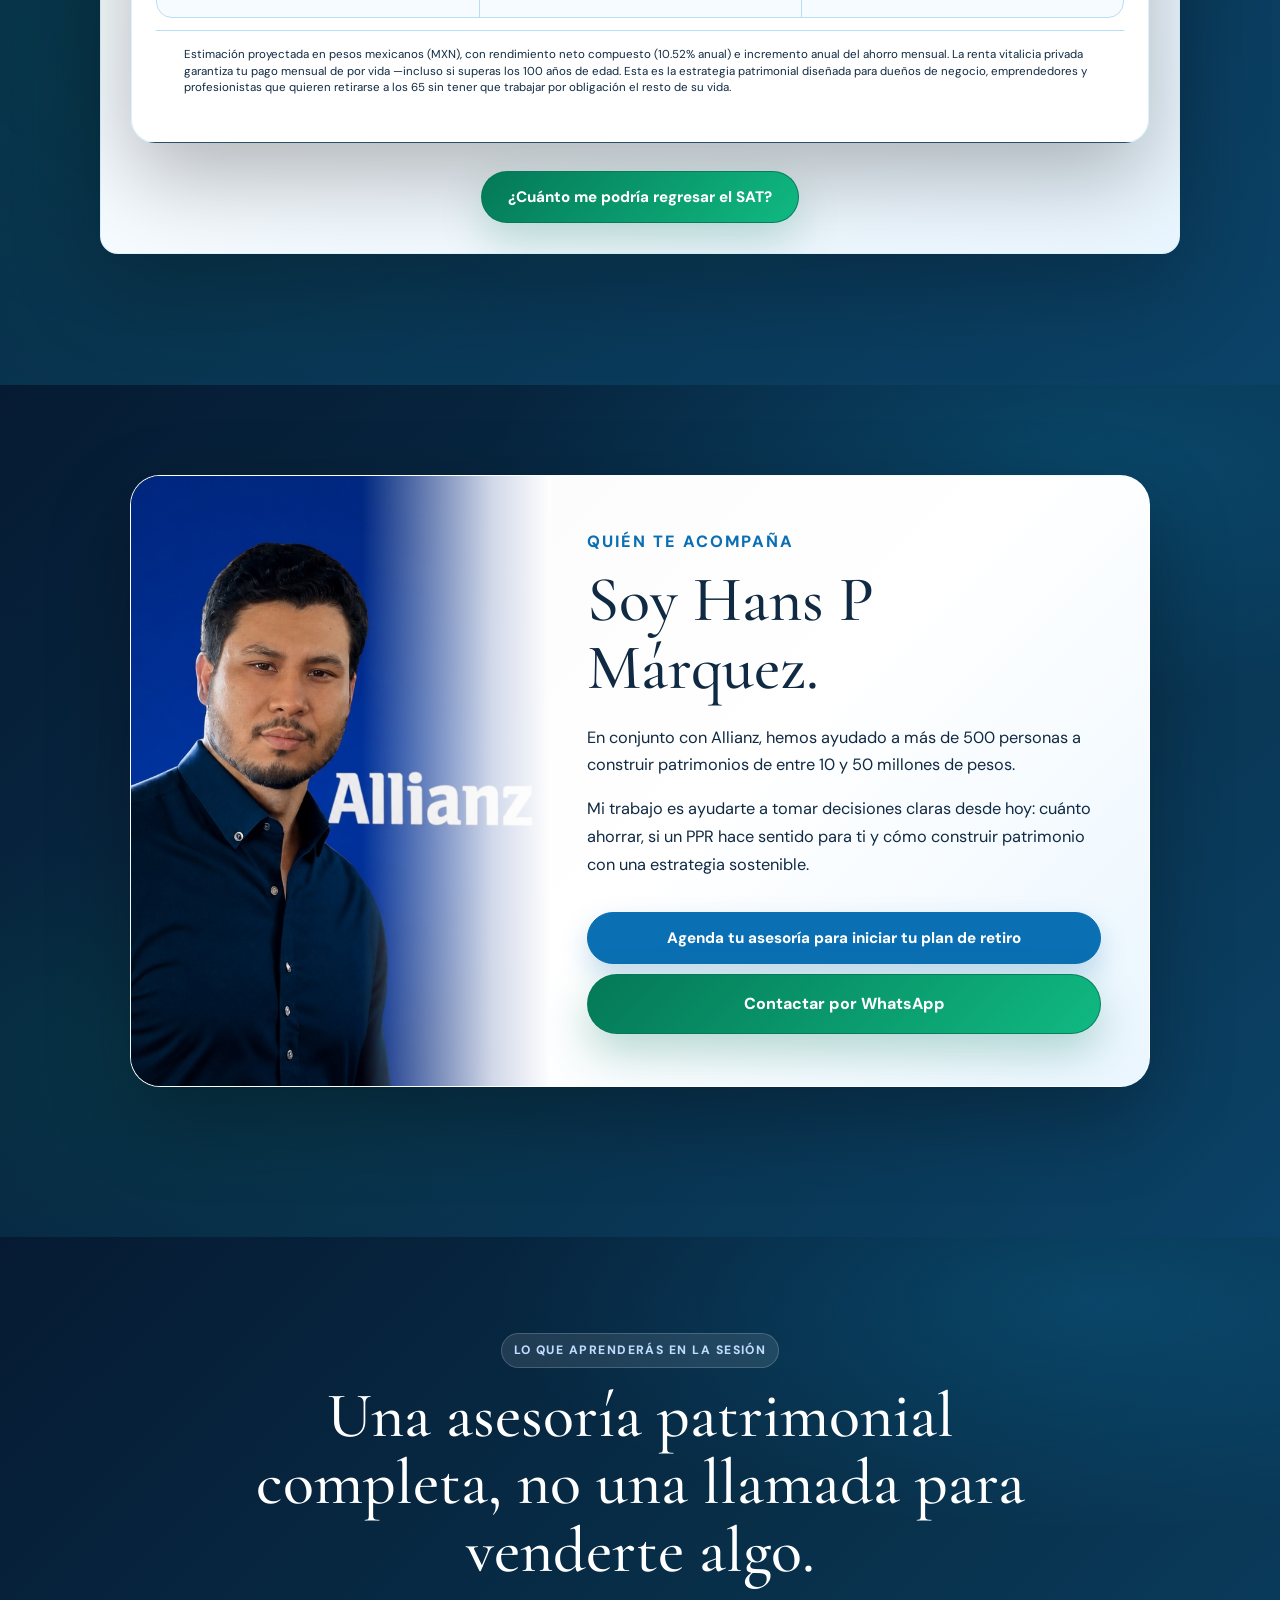
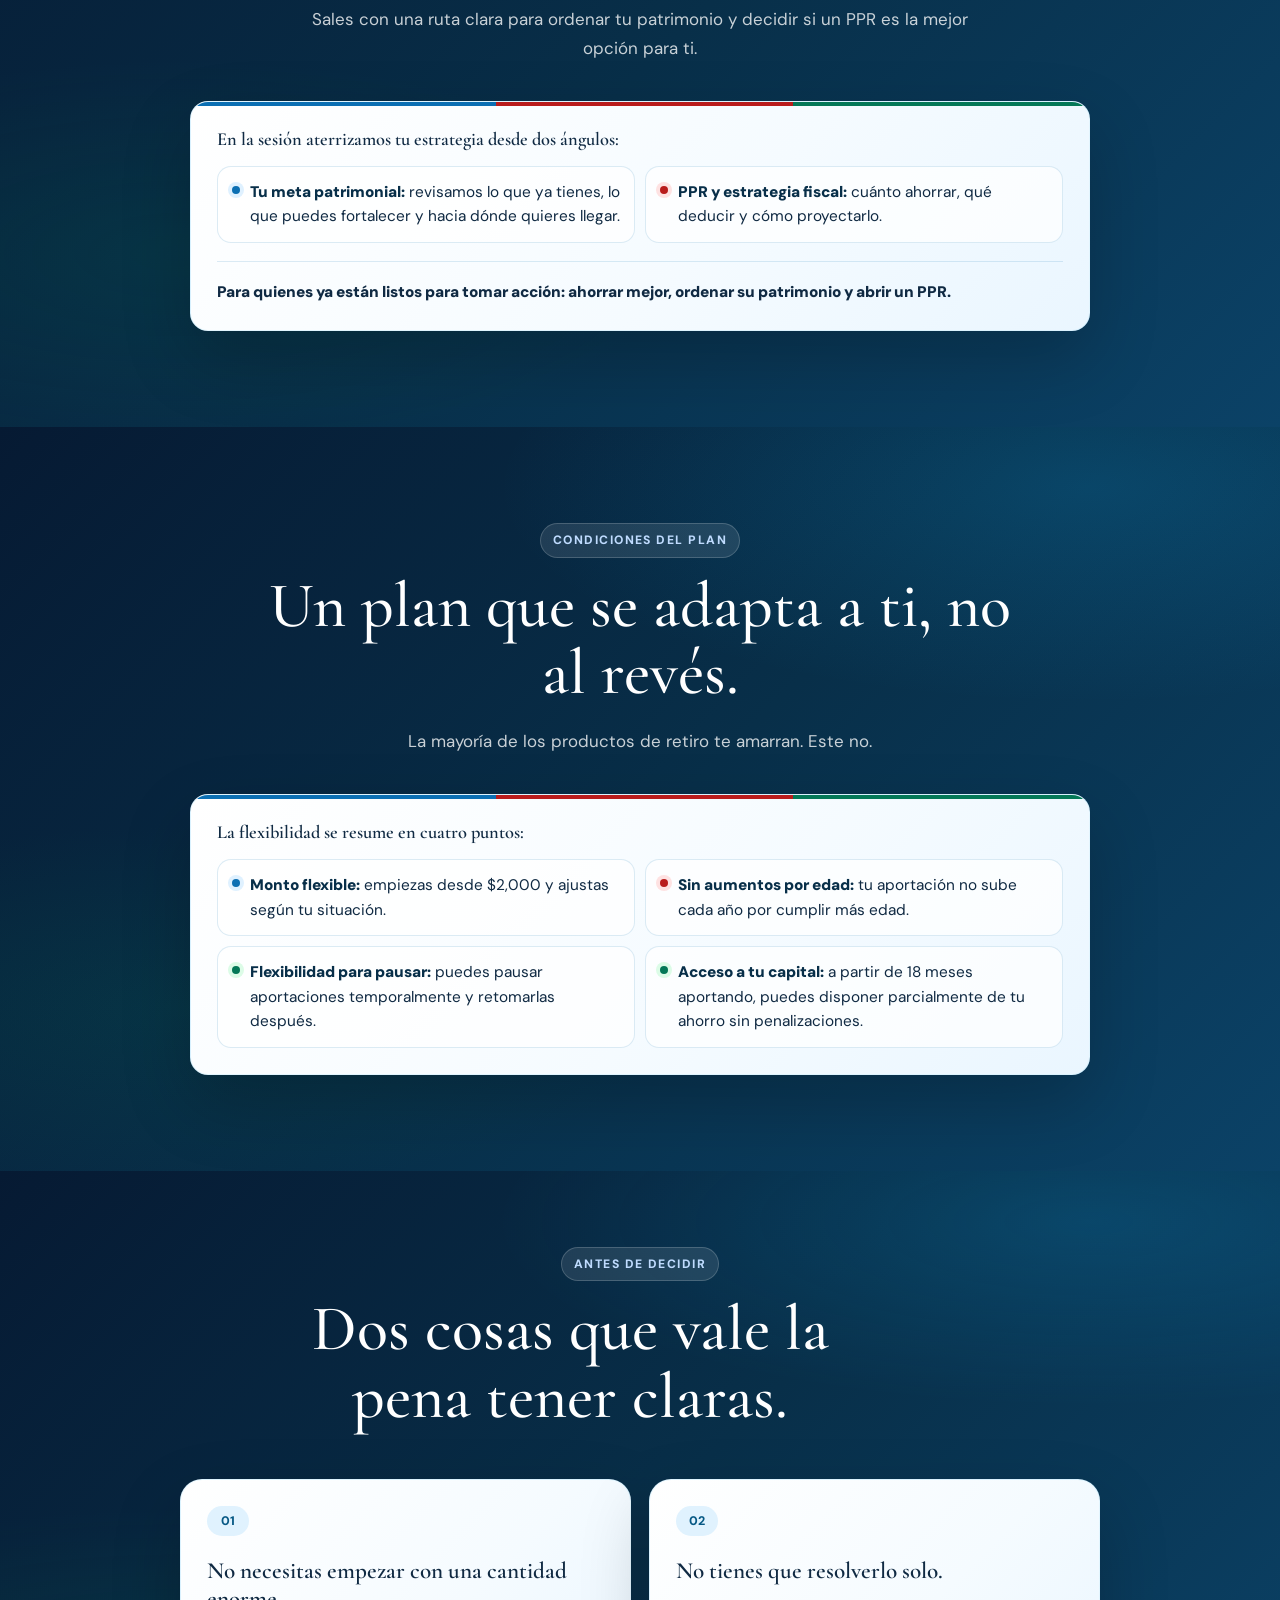
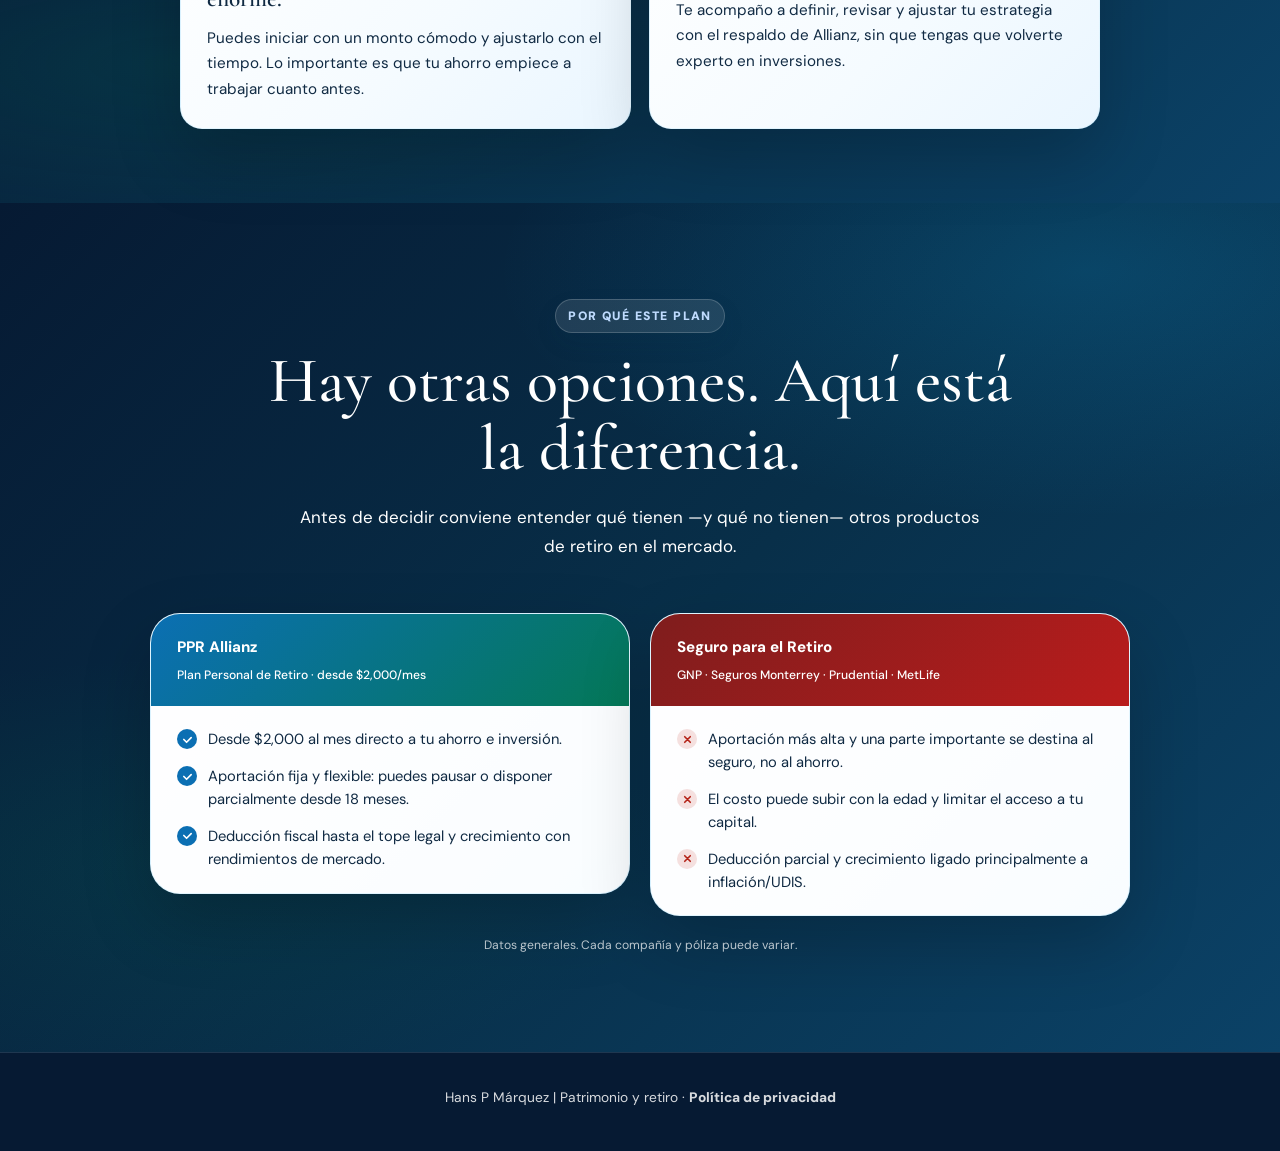
<file: v3/intro.html>
<!doctype html>
<html lang="es">
  <head>
    <meta charset="UTF-8" />
    <meta name="viewport" content="width=device-width, initial-scale=1.0" />
    <meta name="description" content="Hans P Márquez | Patrimonio y retiro" />
    <meta name="robots" content="noindex" />
    <meta http-equiv="refresh" content="0; url=./" />
    <link rel="canonical" href="./" />
    <title>Hans P Márquez | Patrimonio y retiro</title>
    <style>
      body {
        display: grid;
        min-height: 100vh;
        margin: 0;
        place-items: center;
        background: #f5fbff;
        color: #082f49;
        font-family: -apple-system, BlinkMacSystemFont, "Segoe UI", sans-serif;
      }

      a {
        color: #047857;
        font-weight: 700;
      }
    </style>
    <script>
      window.location.replace("./");
    </script>
  </head>
  <body>
    <p>Abriendo <a href="./">Hans P Márquez | Patrimonio y retiro</a>...</p>
  </body>
</html>
</file>
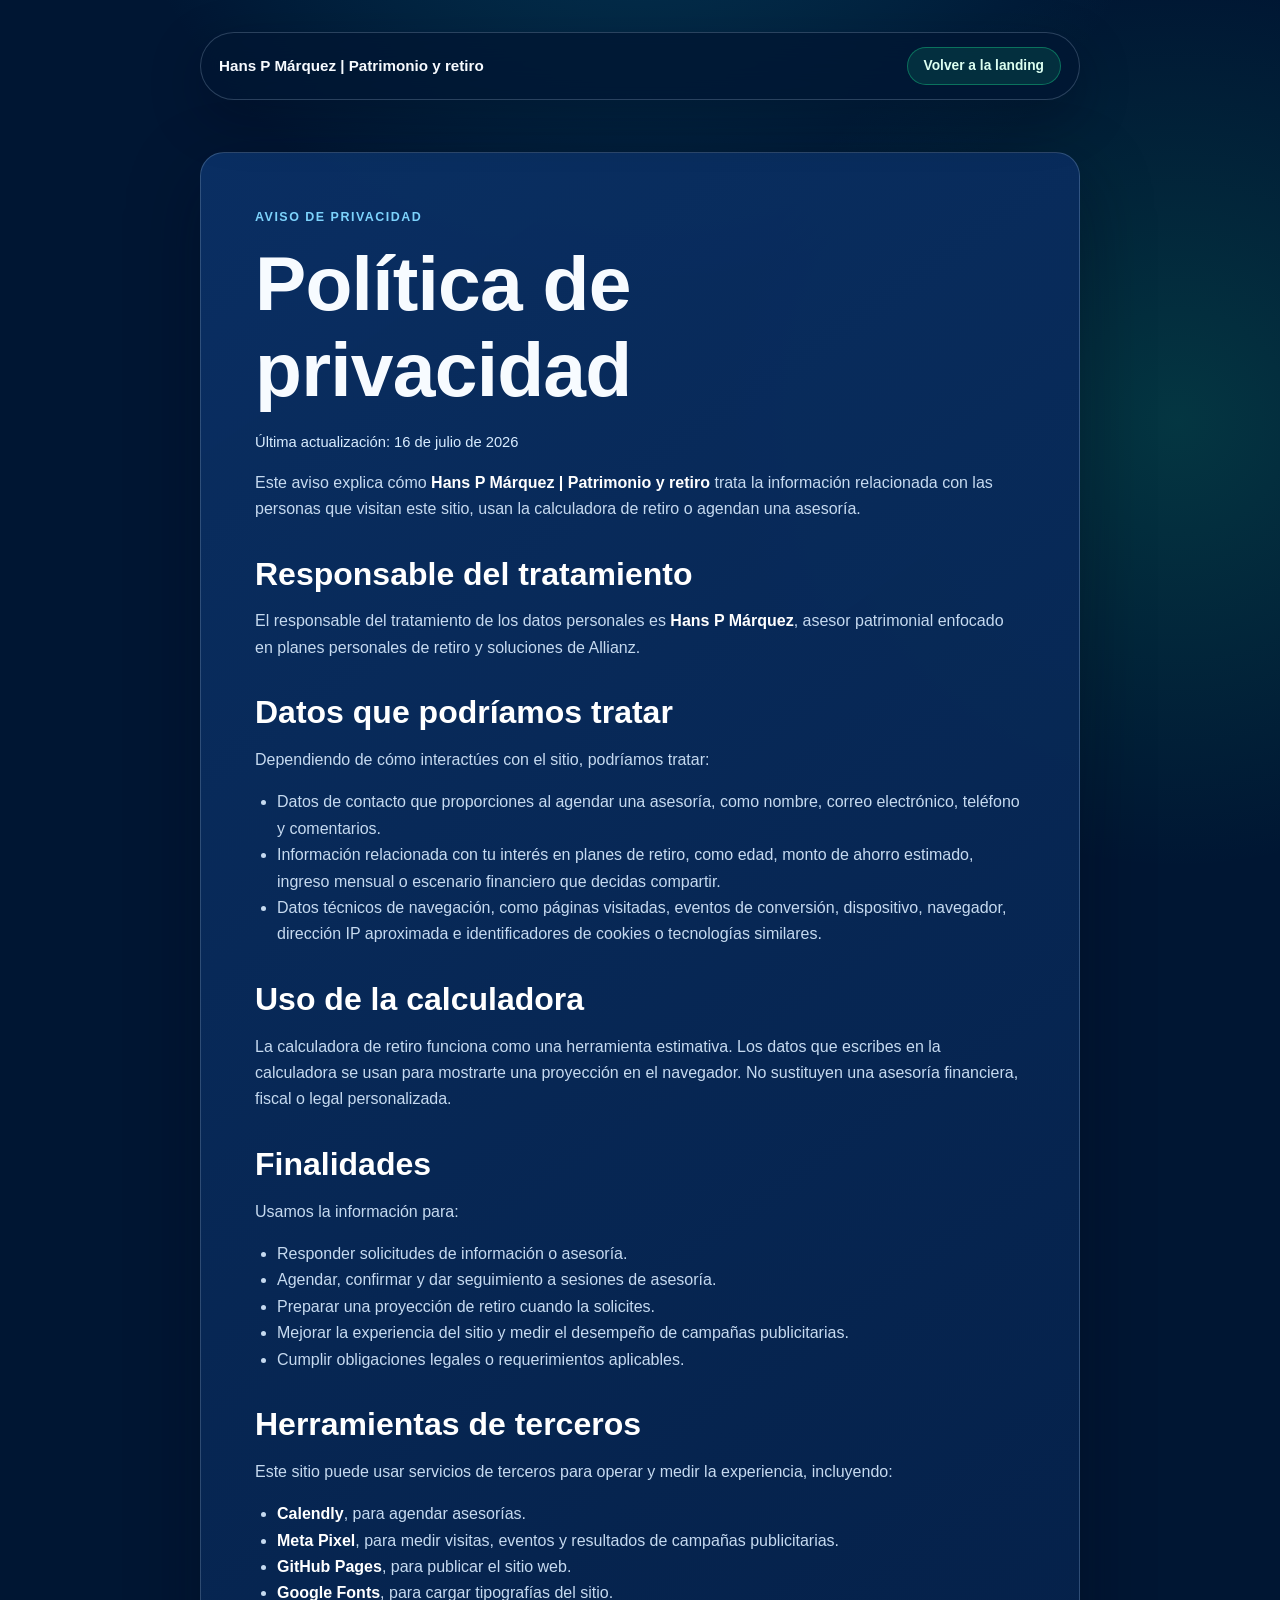
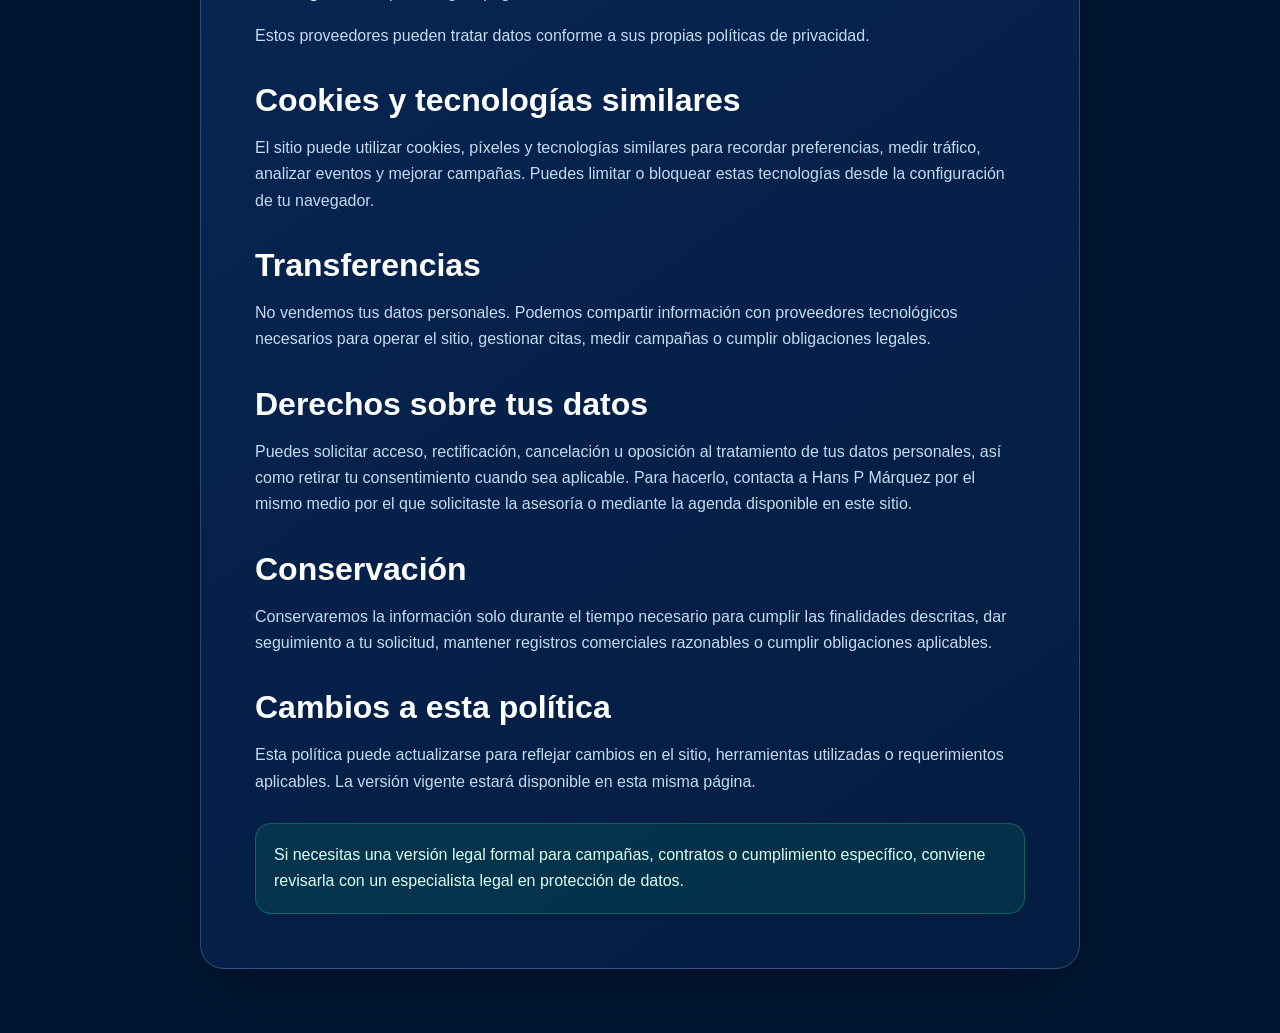
<file: v3/politica-privacidad.html>
<!doctype html>
<html lang="es">
  <head>
    <meta charset="UTF-8" />
    <meta name="viewport" content="width=device-width, initial-scale=1.0" />
    <meta
      name="description"
      content="Política de privacidad de Hans P Márquez | Patrimonio y retiro."
    />
    <title>Política de privacidad · Hans P Márquez</title>
    <style>
      :root {
        --paper: #001633;
        --surface: #062650;
        --ink: #f7fbff;
        --muted: #c6daf0;
        --line: rgba(190, 220, 245, 0.22);
        --green: #16c784;
        --blue: #7dd3fc;
        color-scheme: dark;
      }

      * {
        box-sizing: border-box;
      }

      html {
        scroll-behavior: smooth;
      }

      body {
        margin: 0;
        background:
          radial-gradient(circle at 50% -10%, rgba(14, 116, 144, 0.42), transparent 34rem),
          radial-gradient(circle at 92% 16%, rgba(22, 199, 132, 0.18), transparent 28rem),
          var(--paper);
        color: var(--ink);
        font-family: -apple-system, BlinkMacSystemFont, "Segoe UI", Roboto, Arial, sans-serif;
        line-height: 1.65;
        -webkit-font-smoothing: antialiased;
      }

      a {
        color: var(--blue);
        font-weight: 800;
        text-decoration: none;
      }

      a:hover {
        color: #ffffff;
      }

      .privacy-shell {
        width: min(100%, 920px);
        margin: 0 auto;
        padding: 32px 20px 64px;
      }

      .privacy-nav {
        display: flex;
        align-items: center;
        justify-content: space-between;
        gap: 16px;
        margin-bottom: 52px;
        padding: 14px 18px;
        border: 1px solid var(--line);
        border-radius: 999px;
        background: rgba(0, 22, 51, 0.78);
        box-shadow: 0 18px 52px rgba(0, 8, 22, 0.28);
        backdrop-filter: blur(18px);
      }

      .brand {
        color: var(--ink);
        font-size: 0.95rem;
        font-weight: 900;
      }

      .back-link {
        display: inline-flex;
        min-height: 38px;
        align-items: center;
        justify-content: center;
        border: 1px solid rgba(22, 199, 132, 0.44);
        border-radius: 999px;
        padding: 0 16px;
        background: rgba(22, 199, 132, 0.14);
        color: #dcfff1;
        font-size: 0.86rem;
      }

      .privacy-card {
        border: 1px solid var(--line);
        border-radius: 24px;
        background: linear-gradient(145deg, rgba(10, 48, 100, 0.96), rgba(3, 28, 64, 0.98));
        box-shadow: 0 24px 70px rgba(0, 8, 22, 0.34);
        padding: clamp(24px, 5vw, 54px);
      }

      .eyebrow {
        margin: 0 0 12px;
        color: var(--blue);
        font-size: 0.78rem;
        font-weight: 900;
        letter-spacing: 0.12em;
        text-transform: uppercase;
      }

      h1,
      h2 {
        margin: 0;
        line-height: 1.12;
      }

      h1 {
        max-width: 760px;
        font-size: clamp(2.4rem, 7vw, 4.8rem);
        font-weight: 650;
        letter-spacing: -0.01em;
      }

      h2 {
        margin-top: 34px;
        color: #ffffff;
        font-size: clamp(1.35rem, 3vw, 2rem);
      }

      p,
      li {
        color: var(--muted);
        font-size: 1rem;
      }

      p {
        margin: 16px 0 0;
      }

      ul {
        margin: 16px 0 0;
        padding-left: 22px;
      }

      strong {
        color: #ffffff;
      }

      .updated {
        margin-top: 18px;
        color: #d8ecff;
        font-size: 0.92rem;
      }

      .notice {
        margin-top: 28px;
        border: 1px solid rgba(22, 199, 132, 0.34);
        border-radius: 16px;
        background: rgba(22, 199, 132, 0.12);
        padding: 18px;
      }

      .notice p {
        margin: 0;
        color: #dcfff1;
      }

      @media (max-width: 620px) {
        .privacy-shell {
          padding: 18px 14px 48px;
        }

        .privacy-nav {
          align-items: stretch;
          border-radius: 18px;
          flex-direction: column;
          text-align: center;
        }

        .back-link {
          width: 100%;
        }
      }
    </style>
  </head>
  <body>
    <main class="privacy-shell">
      <nav class="privacy-nav" aria-label="Navegación">
        <a class="brand" href="./">Hans P Márquez | Patrimonio y retiro</a>
        <a class="back-link" href="./">Volver a la landing</a>
      </nav>

      <article class="privacy-card">
        <p class="eyebrow">Aviso de privacidad</p>
        <h1>Política de privacidad</h1>
        <p class="updated">Última actualización: 16 de julio de 2026</p>

        <p>
          Este aviso explica cómo <strong>Hans P Márquez | Patrimonio y retiro</strong> trata la información relacionada con las personas que visitan este sitio, usan la calculadora de retiro o agendan una asesoría.
        </p>

        <h2>Responsable del tratamiento</h2>
        <p>
          El responsable del tratamiento de los datos personales es <strong>Hans P Márquez</strong>, asesor patrimonial enfocado en planes personales de retiro y soluciones de Allianz.
        </p>

        <h2>Datos que podríamos tratar</h2>
        <p>
          Dependiendo de cómo interactúes con el sitio, podríamos tratar:
        </p>
        <ul>
          <li>Datos de contacto que proporciones al agendar una asesoría, como nombre, correo electrónico, teléfono y comentarios.</li>
          <li>Información relacionada con tu interés en planes de retiro, como edad, monto de ahorro estimado, ingreso mensual o escenario financiero que decidas compartir.</li>
          <li>Datos técnicos de navegación, como páginas visitadas, eventos de conversión, dispositivo, navegador, dirección IP aproximada e identificadores de cookies o tecnologías similares.</li>
        </ul>

        <h2>Uso de la calculadora</h2>
        <p>
          La calculadora de retiro funciona como una herramienta estimativa. Los datos que escribes en la calculadora se usan para mostrarte una proyección en el navegador. No sustituyen una asesoría financiera, fiscal o legal personalizada.
        </p>

        <h2>Finalidades</h2>
        <p>Usamos la información para:</p>
        <ul>
          <li>Responder solicitudes de información o asesoría.</li>
          <li>Agendar, confirmar y dar seguimiento a sesiones de asesoría.</li>
          <li>Preparar una proyección de retiro cuando la solicites.</li>
          <li>Mejorar la experiencia del sitio y medir el desempeño de campañas publicitarias.</li>
          <li>Cumplir obligaciones legales o requerimientos aplicables.</li>
        </ul>

        <h2>Herramientas de terceros</h2>
        <p>
          Este sitio puede usar servicios de terceros para operar y medir la experiencia, incluyendo:
        </p>
        <ul>
          <li><strong>Calendly</strong>, para agendar asesorías.</li>
          <li><strong>Meta Pixel</strong>, para medir visitas, eventos y resultados de campañas publicitarias.</li>
          <li><strong>GitHub Pages</strong>, para publicar el sitio web.</li>
          <li><strong>Google Fonts</strong>, para cargar tipografías del sitio.</li>
        </ul>
        <p>
          Estos proveedores pueden tratar datos conforme a sus propias políticas de privacidad.
        </p>

        <h2>Cookies y tecnologías similares</h2>
        <p>
          El sitio puede utilizar cookies, píxeles y tecnologías similares para recordar preferencias, medir tráfico, analizar eventos y mejorar campañas. Puedes limitar o bloquear estas tecnologías desde la configuración de tu navegador.
        </p>

        <h2>Transferencias</h2>
        <p>
          No vendemos tus datos personales. Podemos compartir información con proveedores tecnológicos necesarios para operar el sitio, gestionar citas, medir campañas o cumplir obligaciones legales.
        </p>

        <h2>Derechos sobre tus datos</h2>
        <p>
          Puedes solicitar acceso, rectificación, cancelación u oposición al tratamiento de tus datos personales, así como retirar tu consentimiento cuando sea aplicable. Para hacerlo, contacta a Hans P Márquez por el mismo medio por el que solicitaste la asesoría o mediante la agenda disponible en este sitio.
        </p>

        <h2>Conservación</h2>
        <p>
          Conservaremos la información solo durante el tiempo necesario para cumplir las finalidades descritas, dar seguimiento a tu solicitud, mantener registros comerciales razonables o cumplir obligaciones aplicables.
        </p>

        <h2>Cambios a esta política</h2>
        <p>
          Esta política puede actualizarse para reflejar cambios en el sitio, herramientas utilizadas o requerimientos aplicables. La versión vigente estará disponible en esta misma página.
        </p>

        <div class="notice">
          <p>
            Si necesitas una versión legal formal para campañas, contratos o cumplimiento específico, conviene revisarla con un especialista legal en protección de datos.
          </p>
        </div>
      </article>
    </main>
  </body>
</html>
</file>
<file: styles.css>
:root {
  --paper: #fbfaf7;
  --surface: #ffffff;
  --surface-soft: #f5f1ec;
  --ink: #18343a;
  --muted: #6b716d;
  --faint: #a8aca7;
  --line: #e5ded4;
  --danger: #b42318;
  --warning-bg: #fff7df;
  --warning: #9a6700;
  --font-sans: "Manrope", -apple-system, BlinkMacSystemFont, "Helvetica Neue", system-ui, sans-serif;
  --font-display: "Fraunces", Georgia, serif;
  --radius-sm: 8px;
  --radius-md: 14px;
  --radius-lg: 22px;
  --radius-xl: 30px;
  --shadow-soft: 0 18px 50px rgba(31, 34, 29, 0.08);
  --shadow-card: 0 3px 26px rgba(31, 34, 29, 0.06);
  color-scheme: light;
}

.theme-green {
  --paper: #f7f8f1;
  --surface: #fffef8;
  --surface-soft: #ebf1e5;
  --ink: #10271f;
  --muted: #66756d;
  --faint: #a0aaa2;
  --line: #dfe7d7;
  --brand: #0a6a4a;
  --brand-600: #063f31;
  --brand-50: #e6f2e8;
  --brand-100: #cfe7d6;
  --accent: #9a7632;
  --accent-50: #fff3d6;
  --hero-tint: rgba(10, 106, 74, 0.12);
  --font-sans: "Manrope", -apple-system, BlinkMacSystemFont, "Helvetica Neue", system-ui, sans-serif;
  --font-display: "Fraunces", Georgia, serif;
}

.theme-green-alt {
  --paper: #f4f8ef;
  --surface: #fffffb;
  --surface-soft: #e7f0dd;
  --ink: #102d24;
  --muted: #627268;
  --faint: #99a79b;
  --line: #d9e4d0;
  --brand: #287a45;
  --brand-600: #125c36;
  --brand-50: #e8f5df;
  --brand-100: #cde8c5;
  --accent: #687b36;
  --accent-50: #eff6d7;
  --hero-tint: rgba(40, 122, 69, 0.12);
  --font-sans: "Sora", -apple-system, BlinkMacSystemFont, "Helvetica Neue", system-ui, sans-serif;
  --font-display: "Newsreader", Georgia, serif;
}

* {
  box-sizing: border-box;
}

html {
  scroll-behavior: smooth;
}

body {
  margin: 0;
  background: var(--paper);
  color: var(--ink);
  font-family: var(--font-sans);
  line-height: 1.5;
  -webkit-font-smoothing: antialiased;
  text-rendering: optimizeLegibility;
}

img,
svg {
  display: block;
  max-width: 100%;
}

a {
  color: inherit;
  text-decoration: none;
}

button,
input {
  font: inherit;
}

button {
  cursor: pointer;
}

[hidden] {
  display: none !important;
}

input {
  color: var(--ink);
}

.site-header {
  position: fixed;
  z-index: 50;
  top: 16px;
  left: 16px;
  right: 16px;
  max-width: 1160px;
  margin: 0 auto;
  display: grid;
  grid-template-columns: 1fr auto 1fr;
  align-items: center;
  gap: 14px;
  border: 1px solid rgba(229, 222, 212, 0.86);
  border-radius: 999px;
  background: rgba(255, 255, 255, 0.84);
  box-shadow: var(--shadow-card);
  padding: 10px 14px 10px 22px;
  backdrop-filter: blur(14px);
}

.brand-mark {
  font-family: var(--font-display);
  font-size: 1.12rem;
  font-weight: 700;
  color: var(--ink);
  white-space: nowrap;
}

.theme-links {
  display: inline-flex;
  align-items: center;
  gap: 4px;
  border: 1px solid var(--line);
  border-radius: 999px;
  background: var(--surface-soft);
  padding: 4px;
}

.theme-links a {
  border-radius: 999px;
  padding: 6px 12px;
  color: var(--muted);
  font-size: 0.8rem;
  font-weight: 700;
}

.theme-links a[aria-current="page"] {
  background: var(--brand);
  color: white;
}

.site-header .btn {
  justify-self: end;
}

.btn {
  display: inline-flex;
  min-height: 44px;
  align-items: center;
  justify-content: center;
  border: 1px solid transparent;
  border-radius: 999px;
  padding: 0 22px;
  font-size: 0.95rem;
  font-weight: 800;
  line-height: 1;
  text-align: center;
  transition: transform 160ms ease, box-shadow 160ms ease, background 160ms ease, border-color 160ms ease;
  white-space: nowrap;
}

.btn:hover {
  transform: translateY(-1px);
}

.btn:focus-visible,
button:focus-visible,
input:focus-visible,
a:focus-visible {
  outline: 2px solid color-mix(in srgb, var(--brand) 42%, transparent);
  outline-offset: 3px;
}

.btn-small {
  min-height: 36px;
  padding: 0 16px;
  font-size: 0.875rem;
}

.btn-large {
  min-height: 52px;
  padding: 0 26px;
}

.btn-primary {
  background: var(--brand);
  color: white;
  box-shadow: 0 14px 34px color-mix(in srgb, var(--brand) 24%, transparent);
}

.btn-primary:hover {
  background: var(--brand-600);
}

.btn-outline {
  border-color: color-mix(in srgb, var(--brand) 28%, var(--line));
  background: white;
  color: var(--brand);
}

.btn-ghost {
  border-color: var(--line);
  background: rgba(255, 255, 255, 0.76);
  color: var(--ink);
}

.experience-shell {
  --call-text: #f8f4e8;
  --call-muted: rgba(248, 244, 232, 0.62);
  --call-soft: rgba(248, 244, 232, 0.18);
  --call-gold: #c7a45a;
  --call-green: #0f8c5f;
  --call-green-bright: #27d18b;
  --call-green-dark: #062118;
  --call-ring-length: 464.956;
  position: relative;
  z-index: 80;
  display: grid;
  min-height: 100svh;
  place-items: center;
  overflow: hidden;
  background:
    radial-gradient(circle at 50% 16%, rgba(199, 164, 90, 0.14), transparent 32%),
    linear-gradient(90deg, #06120e, #0d2118 48%, #06120e);
  color: var(--call-text);
}

.call-screen {
  position: relative;
  width: min(100vw, 480px);
  min-height: 100svh;
  overflow: hidden;
  background: #07120e;
  isolation: isolate;
}

@media (min-width: 520px) {
  .call-screen {
    min-height: min(100svh, 920px);
    box-shadow: 0 0 0 1px rgba(248, 244, 232, 0.08), 0 36px 90px rgba(3, 13, 10, 0.72);
  }
}

.call-backdrop,
.call-shade,
.call-vignette,
.question-screen {
  position: absolute;
  inset: 0;
}

.call-backdrop {
  z-index: -5;
  width: 100%;
  height: 100%;
  object-fit: cover;
  filter: saturate(0.72) brightness(0.48) hue-rotate(44deg);
  transform: scale(1.03);
}

.call-shade-top {
  z-index: -4;
  background: linear-gradient(180deg, rgba(6, 18, 14, 0.86), rgba(6, 18, 14, 0.22) 38%, transparent);
}

.call-shade-bottom {
  z-index: -3;
  background: linear-gradient(0deg, rgba(6, 18, 14, 0.95), rgba(6, 18, 14, 0.48) 48%, transparent);
}

.call-vignette {
  z-index: -2;
  background:
    radial-gradient(ellipse at center, transparent 18%, rgba(6, 18, 14, 0.44) 74%, rgba(6, 18, 14, 0.9)),
    linear-gradient(135deg, rgba(199, 164, 90, 0.12), transparent 44%);
  backdrop-filter: blur(2px);
}

.call-brand-row {
  position: absolute;
  z-index: 4;
  top: max(22px, env(safe-area-inset-top));
  left: 22px;
  display: flex;
  align-items: center;
  gap: 12px;
  color: rgba(248, 244, 232, 0.62);
  font-family: var(--font-sans);
  font-size: 0.62rem;
  font-weight: 900;
  letter-spacing: 0.28em;
  line-height: 1;
  text-transform: uppercase;
}

.call-brand-line {
  display: block;
  width: 1px;
  height: 18px;
  background: rgba(199, 164, 90, 0.78);
}

.call-corner {
  position: absolute;
  z-index: 4;
  width: 14px;
  height: 14px;
  opacity: 0.6;
  pointer-events: none;
}

.call-corner-tl {
  top: 14px;
  left: 14px;
  border-top: 1px solid var(--call-soft);
  border-left: 1px solid var(--call-soft);
}

.call-corner-tr {
  top: 14px;
  right: 14px;
  border-top: 1px solid var(--call-soft);
  border-right: 1px solid var(--call-soft);
}

.call-corner-bl {
  bottom: 14px;
  left: 14px;
  border-bottom: 1px solid var(--call-soft);
  border-left: 1px solid var(--call-soft);
}

.call-corner-br {
  right: 14px;
  bottom: 14px;
  border-right: 1px solid var(--call-soft);
  border-bottom: 1px solid var(--call-soft);
}

.call-content {
  position: relative;
  z-index: 2;
  display: flex;
  min-height: 100svh;
  flex-direction: column;
  align-items: center;
  justify-content: space-between;
  padding: 88px 24px max(42px, env(safe-area-inset-bottom)) 24px;
  animation: call-screen-in 0.55s ease-out both;
}

.call-screen[data-state="incoming"] .call-content {
  animation: call-screen-in 0.55s ease-out both, call-fine-shake 0.42s linear infinite 0.7s;
}

.caller-stack {
  display: flex;
  width: 100%;
  flex: 1;
  flex-direction: column;
  align-items: center;
  justify-content: center;
  gap: 24px;
  padding-bottom: 24px;
}

.avatar-stage {
  position: relative;
  width: 160px;
  height: 160px;
  flex: 0 0 auto;
}

.ring-waves {
  position: absolute;
  inset: -24px;
}

.ring-waves span {
  position: absolute;
  inset: 0;
  border-radius: 50%;
  background: rgba(39, 209, 139, 0.15);
  animation: call-ping 2s cubic-bezier(0, 0, 0.2, 1) infinite;
}

.ring-waves span:nth-child(2) {
  animation-delay: 0.5s;
  background: rgba(39, 209, 139, 0.1);
}

.ring-waves span:nth-child(3) {
  animation-delay: 1s;
  background: rgba(39, 209, 139, 0.06);
}

.progress-ring {
  position: absolute;
  inset: 0;
  overflow: visible;
  transform: rotate(-90deg);
}

.progress-ring circle {
  fill: none;
  stroke-width: 4;
}

.progress-base {
  stroke: rgba(39, 209, 139, 0.28);
  transition: stroke 0.45s ease;
}

.progress-value {
  stroke: var(--call-green-bright);
  stroke-linecap: round;
  stroke-dasharray: var(--call-ring-length);
  stroke-dashoffset: var(--call-ring-length);
  opacity: 0;
  transition: stroke-dashoffset 0.12s linear, opacity 0.25s ease;
}

.avatar-wrap {
  position: absolute;
  inset: 6px;
  overflow: hidden;
  border-radius: 50%;
  background: #0b1712;
  box-shadow: 0 24px 58px rgba(3, 13, 10, 0.62), inset 0 0 0 1px rgba(248, 244, 232, 0.1);
}

.avatar-wrap img {
  display: block;
  width: 100%;
  height: 100%;
  object-fit: cover;
  transition: filter 0.45s ease, transform 0.45s ease;
}

.caller-copy {
  text-align: center;
}

.caller-copy h1 {
  margin: 0;
  color: var(--call-text);
  font-size: clamp(2rem, 8vw, 2.85rem);
  font-weight: 400;
  letter-spacing: 0;
  line-height: 1.02;
}

.caller-name {
  margin: 10px 0 0;
  color: var(--call-muted);
  font-family: var(--font-sans);
  font-size: 0.78rem;
  font-weight: 800;
  letter-spacing: 0.18em;
  line-height: 1.45;
  text-transform: uppercase;
}

.status-area {
  display: grid;
  min-height: 72px;
  place-items: center;
  text-align: center;
}

.status-text {
  margin: 0;
  color: var(--call-gold);
  font-family: var(--font-sans);
  font-size: 0.68rem;
  font-weight: 900;
  letter-spacing: 0.28em;
  line-height: 1.5;
  text-transform: uppercase;
}

.status-incoming {
  color: rgba(39, 209, 139, 0.84);
  animation: call-text-pulse 2s ease-in-out infinite;
}

.status-active,
.status-ended {
  display: none;
}

.timer {
  display: block;
  margin-bottom: 8px;
  color: rgba(39, 209, 139, 0.94);
  font-family: var(--font-sans);
  font-size: 0.9rem;
  font-variant-numeric: tabular-nums;
  font-weight: 800;
  letter-spacing: 0.08em;
}

.waveform {
  display: flex;
  height: 44px;
  align-items: center;
  justify-content: center;
  gap: 4px;
}

.waveform span {
  display: block;
  width: 4px;
  height: 8px;
  border-radius: 999px;
  background: var(--call-green-bright);
  box-shadow: 0 0 9px rgba(39, 209, 139, 0.7);
  animation: call-wave-0 2s cubic-bezier(0.45, 0.05, 0.55, 0.95) infinite;
}

.waveform span:nth-child(3n + 2) {
  animation-name: call-wave-1;
  animation-delay: 0.12s;
}

.waveform span:nth-child(3n) {
  animation-name: call-wave-2;
  animation-delay: 0.22s;
}

.answer-button {
  position: relative;
  display: grid;
  width: 80px;
  height: 80px;
  flex: 0 0 80px;
  place-items: center;
  border-radius: 50%;
  background: radial-gradient(circle at 35% 28%, #57efad 0%, var(--call-green-bright) 32%, #0f8c5f 72%, #062118 100%);
  box-shadow:
    0 0 56px -8px rgba(39, 209, 139, 0.72),
    inset 0 2px 7px rgba(255, 255, 255, 0.28),
    inset 0 -3px 9px rgba(0, 0, 0, 0.4),
    0 15px 28px -8px rgba(0, 0, 0, 0.76);
  transition: opacity 0.35s ease, transform 0.22s ease;
}

.answer-button::after {
  position: absolute;
  inset: 0;
  content: "";
  border-radius: inherit;
  box-shadow: inset 0 0 0 1px rgba(255, 255, 255, 0.2);
}

.answer-button:active {
  transform: scale(0.92);
}

.answer-button svg {
  width: 33px;
  height: 33px;
  fill: none;
  stroke: #fff;
  stroke-linecap: round;
  stroke-linejoin: round;
  stroke-width: 2;
  filter: drop-shadow(0 2px 4px rgba(0, 0, 0, 0.45));
}

.question-screen {
  z-index: 5;
  display: grid;
  min-height: 100%;
  place-items: center;
  padding: 30px 24px;
  background:
    linear-gradient(180deg, rgba(6, 18, 14, 0.4), rgba(6, 18, 14, 0.9)),
    rgba(6, 18, 14, 0.62);
  opacity: 0;
  pointer-events: none;
  transform: translateY(18px);
  transition: opacity 0.6s ease, transform 0.6s cubic-bezier(0.16, 1, 0.3, 1);
}

.question-inner {
  width: min(100%, 410px);
  padding-top: 36px;
}

.question-kicker {
  margin: 0 0 16px;
  color: var(--call-gold);
  font-family: var(--font-sans);
  font-size: 0.7rem;
  font-weight: 900;
  letter-spacing: 0.28em;
  line-height: 1.5;
  text-transform: uppercase;
}

.question-inner h2 {
  margin: 0;
  max-width: 12.5em;
  color: var(--call-text);
  font-size: clamp(2.15rem, 8.5vw, 3.15rem);
  font-weight: 400;
  letter-spacing: 0;
  line-height: 1.04;
  text-wrap: balance;
}

.answers {
  display: grid;
  gap: 12px;
  margin-top: 34px;
}

.answers button {
  position: relative;
  min-height: 58px;
  border: 1px solid rgba(199, 164, 90, 0.34);
  background: rgba(11, 23, 18, 0.72);
  color: rgba(248, 244, 232, 0.92);
  padding: 0 18px;
  font-family: var(--font-sans);
  font-size: 0.88rem;
  font-weight: 900;
  letter-spacing: 0.1em;
  line-height: 1.2;
  text-transform: uppercase;
  transition: border-color 0.25s ease, background 0.25s ease, transform 0.25s ease, color 0.25s ease;
}

.answers button::before,
.answers button::after {
  position: absolute;
  width: 9px;
  height: 9px;
  content: "";
  pointer-events: none;
}

.answers button::before {
  top: 6px;
  left: 6px;
  border-top: 1px solid rgba(255, 255, 255, 0.28);
  border-left: 1px solid rgba(255, 255, 255, 0.28);
}

.answers button::after {
  right: 6px;
  bottom: 6px;
  border-right: 1px solid rgba(255, 255, 255, 0.28);
  border-bottom: 1px solid rgba(255, 255, 255, 0.28);
}

.answers button:hover,
.answers button:focus-visible {
  border-color: rgba(199, 164, 90, 0.86);
  background: rgba(32, 45, 28, 0.84);
  outline: 0;
  transform: translateY(-1px);
}

.answers button.is-selected {
  border-color: rgba(39, 209, 139, 0.84);
  background: rgba(10, 106, 74, 0.78);
  color: #fff;
}

.call-screen[data-state="active"] .ring-waves,
.call-screen[data-state="ended"] .ring-waves,
.call-screen[data-state="question"] .ring-waves {
  display: none;
}

.call-screen[data-state="active"] .progress-value {
  opacity: 1;
}

.call-screen[data-state="active"] .status-incoming,
.call-screen[data-state="ended"] .status-incoming,
.call-screen[data-state="question"] .status-incoming,
.call-screen[data-state="ended"] .status-active,
.call-screen[data-state="question"] .status-active {
  display: none;
}

.call-screen[data-state="active"] .status-active {
  display: block;
}

.call-screen[data-state="active"] .answer-button,
.call-screen[data-state="ended"] .answer-button,
.call-screen[data-state="question"] .answer-button {
  opacity: 0;
  pointer-events: none;
  transform: translateY(14px) scale(0.9);
}

.call-screen[data-state="ended"] .progress-base,
.call-screen[data-state="question"] .progress-base {
  stroke: rgba(199, 164, 90, 0.55);
}

.call-screen[data-state="ended"] .avatar-wrap img,
.call-screen[data-state="question"] .avatar-wrap img {
  filter: grayscale(1) brightness(0.58) sepia(0.2);
  transform: scale(1.02);
}

.call-screen[data-state="ended"] .status-ended {
  display: block;
  color: rgba(248, 215, 138, 0.9);
  text-shadow: 0 0 20px rgba(199, 164, 90, 0.42);
}

.call-screen[data-state="question"] .question-screen {
  opacity: 1;
  pointer-events: auto;
  transform: translateY(0);
}

.call-screen[data-state="question"] .call-content {
  filter: blur(6px) brightness(0.55);
  transform: scale(1.02);
  transition: filter 0.55s ease, transform 0.55s ease;
}

.section {
  padding: 96px 24px;
}

.section-heading {
  max-width: 780px;
  margin: 0 auto;
  text-align: center;
}

h1,
h2,
h3,
p {
  margin-top: 0;
}

h1,
h2,
h3 {
  font-family: var(--font-display);
}

h1 {
  margin-bottom: 0;
  font-size: clamp(2.65rem, 7vw, 5.7rem);
  font-weight: 700;
  line-height: 0.98;
}

h2 {
  margin-bottom: 0;
  font-size: clamp(2rem, 4vw, 3.6rem);
  font-weight: 650;
  line-height: 1.08;
}

h3 {
  margin-bottom: 0;
  font-size: 1.35rem;
  font-weight: 650;
  line-height: 1.2;
}

.eyebrow {
  margin: 0 0 14px;
  color: var(--accent);
  font-size: 0.76rem;
  font-weight: 800;
  letter-spacing: 0.12em;
  text-transform: uppercase;
}

.section-heading > p:not(.eyebrow) {
  max-width: 680px;
  margin: 20px auto 0;
  color: var(--muted);
  font-size: 1.06rem;
  line-height: 1.7;
}

.reveal {
  opacity: 1;
  transform: none;
  filter: none;
}

.js .reveal {
  opacity: 0;
  transform: translateY(26px);
  filter: blur(8px);
  transition: opacity 640ms ease, transform 640ms ease, filter 640ms ease;
}

.js .reveal.is-visible {
  opacity: 1;
  transform: translateY(0);
  filter: blur(0);
}

.hero {
  overflow: hidden;
  background: var(--surface);
}

.hero-media {
  position: relative;
  min-height: 56svh;
  overflow: hidden;
  background: var(--brand-50);
}

.hero-media::after {
  content: "";
  position: absolute;
  inset: 0;
  background:
    linear-gradient(to bottom, rgba(255, 255, 255, 0.08), transparent 40%),
    linear-gradient(to top, var(--surface) 0%, rgba(255, 255, 255, 0.86) 28%, rgba(255, 255, 255, 0) 70%),
    linear-gradient(135deg, var(--hero-tint), transparent 45%);
}

.hero-media img {
  width: 100%;
  height: 62svh;
  min-height: 430px;
  max-height: 740px;
  object-fit: cover;
  object-position: 42% 32%;
  transform: scale(1.035);
}

.hero-fade {
  display: none;
}

.hero-copy {
  position: relative;
  z-index: 1;
  max-width: 920px;
  margin: -128px auto 0;
  padding: 0 24px 80px;
  text-align: center;
}

.hero-copy h1 {
  color: var(--ink);
}

.hero-copy .lead {
  max-width: 700px;
  margin: 24px auto 0;
  color: var(--muted);
  font-size: 1.18rem;
  line-height: 1.72;
}

.hero-actions {
  margin-top: 32px;
  display: flex;
  flex-wrap: wrap;
  justify-content: center;
  gap: 12px;
}

.intro-section {
  background: var(--paper);
}

.value-grid {
  max-width: 1120px;
  margin: 52px auto 0;
  display: grid;
  grid-template-columns: repeat(3, minmax(0, 1fr));
  gap: 18px;
}

.value-grid article,
.note-card {
  border: 1px solid var(--line);
  border-radius: var(--radius-lg);
  background: var(--surface);
  box-shadow: var(--shadow-card);
  padding: 28px;
}

.value-grid span,
.note-card span {
  display: inline-flex;
  min-width: 42px;
  height: 30px;
  align-items: center;
  justify-content: center;
  border-radius: 999px;
  background: var(--brand-50);
  color: var(--brand);
  font-size: 0.78rem;
  font-weight: 800;
}

.value-grid h3,
.note-card h3 {
  margin: 22px 0 0;
}

.value-grid p,
.note-card p {
  margin: 12px 0 0;
  color: var(--muted);
  font-size: 0.95rem;
  line-height: 1.68;
}

.calculator-section {
  background: var(--surface);
}

.calculator-card {
  max-width: 1080px;
  margin: 52px auto 0;
  border: 1px solid color-mix(in srgb, var(--brand) 20%, var(--line));
  border-radius: var(--radius-xl);
  background:
    linear-gradient(135deg, color-mix(in srgb, var(--brand-50) 62%, white), white 46%),
    white;
  box-shadow: var(--shadow-soft);
  padding: 30px;
}

.calculator-form {
  margin: 0;
}

.form-grid {
  display: grid;
  grid-template-columns: repeat(2, minmax(0, 1fr));
  gap: 18px;
}

.sat-form-grid {
  grid-template-columns: minmax(0, 1fr);
}

.field {
  display: grid;
  gap: 8px;
  color: var(--ink);
  font-size: 0.9rem;
  font-weight: 800;
}

.field input[type="number"] {
  width: 100%;
  min-height: 48px;
  border: 1px solid var(--line);
  border-radius: var(--radius-md);
  background: white;
  padding: 0 16px;
  outline: none;
  transition: border-color 160ms ease, box-shadow 160ms ease;
}

.field input[type="number"]:focus {
  border-color: var(--brand);
  box-shadow: 0 0 0 4px color-mix(in srgb, var(--brand) 12%, transparent);
}

.field input.invalid {
  border-color: var(--danger);
}

.field small {
  min-height: 1.2em;
  color: var(--faint);
  font-size: 0.76rem;
  font-weight: 500;
  line-height: 1.45;
}

.field small.error {
  color: var(--danger);
}

.field small.warn {
  color: var(--warning);
}

.checkbox-field {
  grid-template-columns: auto 1fr;
  align-content: start;
  column-gap: 12px;
  border: 1px solid var(--line);
  border-radius: var(--radius-md);
  background: white;
  padding: 16px;
}

.checkbox-field input {
  width: 20px;
  height: 20px;
  accent-color: var(--brand);
  margin: 1px 0 0;
}

.checkbox-field small {
  grid-column: 2;
}

.result-panel {
  margin-top: 24px;
}

.statement-card {
  overflow: hidden;
  border: 1px solid color-mix(in srgb, var(--brand) 24%, var(--line));
  border-radius: 28px;
  background: white;
  box-shadow: 0 18px 48px rgba(20, 35, 30, 0.08);
}

.statement-header {
  display: flex;
  align-items: flex-start;
  justify-content: space-between;
  gap: 18px;
  background:
    linear-gradient(135deg, var(--brand), var(--brand-600)),
    var(--brand);
  color: white;
  padding: 26px 28px;
}

.statement-header h3 {
  margin: 6px 0 0;
  color: white;
  font-size: clamp(1.5rem, 3vw, 2.35rem);
}

.statement-kicker {
  display: block;
  color: color-mix(in srgb, white 78%, var(--brand-100));
  font-size: 0.76rem;
  font-weight: 800;
  letter-spacing: 0.14em;
  text-transform: uppercase;
}

.statement-badge {
  flex: 0 0 auto;
  border: 1px solid rgba(255, 255, 255, 0.34);
  border-radius: 999px;
  background: rgba(255, 255, 255, 0.16);
  padding: 8px 13px;
  color: white;
  font-size: 0.82rem;
  font-weight: 800;
}

.statement-main {
  padding: 30px 28px 24px;
  text-align: center;
}

.statement-main span {
  display: block;
  color: var(--muted);
  font-size: 0.92rem;
  font-weight: 800;
}

.statement-main strong {
  display: block;
  margin-top: 10px;
  color: var(--brand);
  font-family: var(--font-display);
  font-size: clamp(3rem, 8vw, 6.2rem);
  font-weight: 700;
  line-height: 0.95;
}

.statement-main p {
  max-width: 560px;
  margin: 16px auto 0;
  color: var(--muted);
  font-size: 1rem;
  line-height: 1.6;
}

.statement-main p span {
  display: inline;
  color: var(--ink);
  font-size: inherit;
  font-weight: 800;
}

.statement-ledger {
  margin: 0 28px;
  display: grid;
  grid-template-columns: repeat(3, minmax(0, 1fr));
  overflow: hidden;
  border: 1px solid var(--line);
  border-radius: var(--radius-lg);
  background: var(--paper);
}

.statement-ledger div {
  padding: 18px;
}

.statement-ledger div + div {
  border-left: 1px solid var(--line);
}

.statement-ledger span {
  display: block;
  color: var(--muted);
  font-size: 0.78rem;
  font-weight: 800;
  text-transform: uppercase;
}

.statement-ledger strong {
  display: block;
  margin-top: 7px;
  color: var(--ink);
  font-size: clamp(1rem, 2vw, 1.28rem);
}

.statement-chart {
  position: relative;
  height: 260px;
  margin: 24px 28px 28px;
  border: 1px solid var(--line);
  border-radius: var(--radius-lg);
  background:
    linear-gradient(to bottom, rgba(255, 255, 255, 0.96), white),
    var(--surface);
  padding: 14px;
}

.statement-chart svg {
  width: 100%;
  height: 100%;
  overflow: visible;
}

.chart-grid {
  stroke: var(--line);
  stroke-width: 1;
}

.chart-label {
  fill: var(--muted);
  font-family: var(--font-sans);
  font-size: 12px;
}

.chart-line-main {
  fill: none;
  stroke: var(--brand);
  stroke-width: 4;
  stroke-linecap: round;
  stroke-linejoin: round;
}

.chart-line-afore {
  fill: none;
  stroke: var(--accent);
  stroke-width: 3;
  stroke-linecap: round;
  stroke-linejoin: round;
  stroke-dasharray: 8 9;
  opacity: 0.95;
}

.chart-area {
  fill: color-mix(in srgb, var(--brand) 12%, transparent);
}

.chart-endpoint {
  fill: var(--accent);
  stroke: white;
  stroke-width: 3;
}

.chart-legend {
  position: absolute;
  right: 16px;
  bottom: 12px;
  display: flex;
  flex-wrap: wrap;
  justify-content: flex-end;
  gap: 8px 12px;
  color: var(--muted);
  font-size: 0.72rem;
  font-weight: 800;
  line-height: 1;
  pointer-events: none;
}

.chart-legend span {
  display: inline-flex;
  align-items: center;
  gap: 6px;
}

.chart-legend i {
  display: block;
  width: 18px;
  height: 3px;
  border-radius: 999px;
}

.legend-plan {
  background: var(--brand);
}

.legend-afore {
  background: repeating-linear-gradient(90deg, var(--accent) 0 6px, transparent 6px 10px);
}

.empty-result {
  min-height: 260px;
  display: grid;
  place-items: center;
  border: 1px dashed var(--line);
  border-radius: var(--radius-lg);
  color: var(--muted);
  text-align: center;
}

.sat-step {
  margin-top: 24px;
  text-align: center;
}

.sat-panel {
  margin-top: 24px;
  border: 1px solid var(--line);
  border-radius: 28px;
  background:
    linear-gradient(135deg, color-mix(in srgb, var(--brand-50) 64%, white), white 52%),
    white;
  padding: 26px;
  text-align: left;
}

.sat-copy {
  margin-bottom: 18px;
}

.sat-copy h3 {
  margin: 0;
  font-size: clamp(1.3rem, 2.8vw, 2rem);
  line-height: 1.18;
}

.sat-copy p:not(.eyebrow) {
  margin: 10px 0 0;
  color: var(--muted);
  font-size: 0.98rem;
  line-height: 1.55;
}

.sat-result {
  margin-top: 18px;
  position: relative;
  overflow: hidden;
  border: 1px solid color-mix(in srgb, var(--brand) 18%, var(--line));
  border-radius: 26px;
  background:
    radial-gradient(circle at 85% 18%, color-mix(in srgb, var(--brand) 16%, transparent), transparent 34%),
    linear-gradient(135deg, var(--brand-50), white 72%);
  padding: 22px;
  text-align: left;
}

.sat-result.warning {
  border-color: color-mix(in srgb, var(--warning) 32%, var(--line));
  background:
    radial-gradient(circle at 85% 18%, rgba(154, 103, 0, 0.14), transparent 34%),
    linear-gradient(135deg, var(--warning-bg), white 72%);
  color: var(--warning);
}

.sat-smart-top {
  display: flex;
  align-items: center;
  justify-content: space-between;
  gap: 14px;
  margin-bottom: 18px;
}

.sat-smart-top > span:first-child {
  color: var(--muted);
  font-size: 0.78rem;
  font-weight: 900;
  letter-spacing: 0.13em;
  text-transform: uppercase;
}

.sat-stamp {
  display: inline-flex;
  min-height: 32px;
  align-items: center;
  justify-content: center;
  border: 1px solid color-mix(in srgb, var(--brand) 28%, var(--line));
  border-radius: 999px;
  background: white;
  color: var(--brand);
  padding: 0 12px;
  font-size: 0.78rem;
  font-weight: 900;
}

.sat-result.warning .sat-stamp {
  border-color: rgba(154, 103, 0, 0.32);
  color: var(--warning);
}

.sat-result.warning .sat-smart-top > span:first-child {
  color: var(--warning);
}

.sat-result strong {
  display: block;
  margin-top: 8px;
  color: var(--brand);
  font-family: var(--font-display);
  font-size: clamp(2.35rem, 5.6vw, 4.5rem);
  line-height: 1;
}

.sat-result.warning > strong {
  color: var(--warning);
}

.sat-result p {
  max-width: 560px;
  margin: 0 0 10px;
  color: var(--muted);
  font-size: 0.98rem;
  line-height: 1.6;
}

.sat-result.warning p {
  color: var(--warning);
}

.sat-breakdown {
  list-style: none;
  margin: 22px 0 0;
  padding: 0;
  display: grid;
  grid-template-columns: repeat(2, minmax(0, 1fr));
  gap: 10px;
}

.sat-breakdown li {
  border: 1px solid color-mix(in srgb, var(--brand) 14%, var(--line));
  border-radius: 16px;
  background: rgba(255, 255, 255, 0.72);
  padding: 14px;
}

.sat-result.warning .sat-breakdown li {
  border-color: rgba(154, 103, 0, 0.16);
}

.sat-breakdown span {
  display: block;
  color: var(--muted);
  font-size: 0.74rem;
  font-weight: 900;
  line-height: 1.25;
  text-transform: uppercase;
}

.sat-breakdown strong {
  margin-top: 7px;
  color: var(--ink);
  font-family: var(--font-sans);
  font-size: 0.95rem;
  line-height: 1.25;
}

.proposal-vault .calculator-card {
  border: 0;
  border-radius: 18px;
  background: #0f2d23;
  box-shadow: 0 34px 80px rgba(8, 31, 24, 0.18);
  color: #f6fff5;
  padding: 22px;
}

.proposal-vault .calculator-form {
  padding: 8px 8px 20px;
}

.proposal-vault .field {
  color: #dcecdf;
  font-size: 0.82rem;
}

.proposal-vault .field input[type="number"] {
  min-height: 54px;
  border-color: rgba(255, 255, 255, 0.16);
  border-radius: 10px;
  background: #f8fbf4;
  box-shadow: inset 0 1px 0 rgba(255, 255, 255, 0.84);
  color: #11281f;
  font-size: 1.03rem;
  font-weight: 800;
}

.proposal-vault .field input[type="number"]:focus {
  border-color: #b9d9a9;
  box-shadow: 0 0 0 4px rgba(185, 217, 169, 0.18);
}

.proposal-vault .field small {
  color: rgba(246, 255, 245, 0.58);
}

.proposal-vault .statement-card {
  position: relative;
  overflow: hidden;
  border: 0;
  border-radius: 16px;
  background: #fffdf5;
  box-shadow: none;
}

.proposal-vault .statement-card::before {
  content: "";
  display: block;
  height: 7px;
  background: repeating-linear-gradient(90deg, #0a6a4a 0 46px, #b99b57 46px 56px);
}

.proposal-vault .statement-header {
  border-bottom: 1px solid #dfe7d7;
  background: #fffdf5;
  color: var(--ink);
  padding: 25px 28px 18px;
}

.proposal-vault .statement-header h3 {
  color: var(--ink);
  font-size: clamp(1.42rem, 3vw, 2.4rem);
}

.proposal-vault .statement-kicker {
  color: var(--brand);
  font-size: 0.72rem;
  letter-spacing: 0.08em;
}

.proposal-vault .statement-badge {
  border: 0;
  background: #10271f;
  color: #f6fff5;
  padding: 9px 14px;
}

.proposal-vault .statement-main {
  padding: 28px 28px 24px;
  text-align: left;
}

.proposal-vault .statement-main span {
  color: #6e786f;
  font-size: 0.84rem;
}

.proposal-vault .statement-main strong {
  color: #0a6a4a;
  font-size: clamp(3.6rem, 9vw, 7.2rem);
  line-height: 0.88;
}

.proposal-vault .statement-main p {
  max-width: 620px;
  margin: 18px 0 0;
  color: #67736b;
  font-size: 1.02rem;
}

.proposal-vault .statement-main p span {
  color: #0a6a4a;
}

.proposal-vault .statement-ledger {
  margin: 0 28px;
  border: 0;
  border-radius: 12px;
  background: #10271f;
  color: #f6fff5;
}

.proposal-vault .statement-ledger div + div {
  border-left-color: rgba(255, 255, 255, 0.14);
}

.proposal-vault .statement-ledger span {
  color: #bfd4c4;
  font-size: 0.72rem;
  letter-spacing: 0.04em;
}

.proposal-vault .statement-ledger strong {
  color: white;
  font-size: clamp(1.04rem, 2vw, 1.34rem);
}

.proposal-vault .statement-chart {
  height: 270px;
  margin: 24px 28px 28px;
  border-color: #dbe5d6;
  border-radius: 12px;
  background: #fafbf3;
}

.proposal-vault .chart-line-main {
  stroke: #0a6a4a;
  stroke-width: 5;
}

.proposal-vault .chart-line-afore {
  stroke: #b99b57;
}

.proposal-vault .chart-area {
  fill: rgba(10, 106, 74, 0.13);
}

.proposal-vault .sat-step .btn-primary {
  border-color: rgba(255, 255, 255, 0.24);
  background: #f8fff4;
  box-shadow: 0 14px 34px rgba(3, 23, 17, 0.18);
  color: #0b5b42;
}

.proposal-vault .sat-panel {
  border: 0;
  border-radius: 16px;
  background: #fafbf3;
  box-shadow: inset 0 0 0 1px #dbe5d6;
  padding: 24px;
}

.proposal-vault .sat-panel .field {
  color: #163126;
}

.proposal-vault .sat-panel .field small {
  color: #6b776e;
}

.proposal-vault .sat-copy {
  border-bottom: 1px solid #dfe7d7;
  margin-bottom: 22px;
  padding-bottom: 18px;
}

.proposal-vault .sat-copy h3 {
  color: var(--ink);
  font-size: clamp(1.25rem, 2.4vw, 1.72rem);
}

.proposal-vault .sat-result {
  border: 0;
  border-radius: 14px;
  background: #10271f;
  box-shadow: inset 0 0 0 1px rgba(255, 255, 255, 0.1);
  color: #f6fff5;
  padding: 25px;
}

.proposal-vault .sat-smart-top > span:first-child {
  color: #bfd4c4;
  letter-spacing: 0.08em;
}

.proposal-vault .sat-stamp {
  border: 0;
  background: #d7efdc;
  color: #10271f;
}

.proposal-vault .sat-result p {
  color: #d3e3d7;
}

.proposal-vault .sat-result strong {
  color: #f3ffe2;
  font-size: clamp(2.45rem, 5.8vw, 4.35rem);
}

.proposal-vault .sat-breakdown li {
  border-color: rgba(255, 255, 255, 0.12);
  border-radius: 10px;
  background: rgba(255, 255, 255, 0.07);
}

.proposal-vault .sat-breakdown span {
  color: #bfd4c4;
}

.proposal-vault .sat-breakdown strong {
  color: white;
  font-family: var(--font-sans);
  font-size: clamp(1rem, 1.8vw, 1.22rem);
  font-weight: 800;
  line-height: 1.2;
}

.proposal-vault .sat-result.warning {
  background: #3c3418;
  color: #fff6d6;
}

.proposal-vault .sat-result.warning p,
.proposal-vault .sat-result.warning .sat-smart-top > span:first-child,
.proposal-vault .sat-result.warning > strong {
  color: #fff6d6;
}

.proposal-vault .sat-result.warning .sat-stamp {
  background: #fff2c0;
  color: #5a4200;
}

.proposal-ledger .calculator-card {
  position: relative;
  overflow: hidden;
  border: 1px solid #cfdcc7;
  border-radius: 6px;
  background: #fffffb;
  box-shadow: 12px 12px 0 #dce9d4, 0 30px 70px rgba(24, 58, 39, 0.08);
  padding: 0;
}

.proposal-ledger .calculator-card::before {
  content: "";
  display: block;
  height: 12px;
  background: repeating-linear-gradient(90deg, #287a45 0 38px, #dce9d4 38px 46px);
}

.proposal-ledger .calculator-form {
  border-bottom: 1px solid #d9e4d0;
  padding: 30px 30px 20px;
}

.proposal-ledger .field {
  gap: 9px;
  color: #153628;
  font-size: 0.78rem;
  text-transform: uppercase;
}

.proposal-ledger .field input[type="number"] {
  min-height: 50px;
  border-color: #cfdcc7;
  border-radius: 4px;
  background: #fbfff6;
  color: #102d24;
  font-size: 1.02rem;
  font-weight: 800;
}

.proposal-ledger .field input[type="number"]:focus {
  border-color: var(--brand);
  box-shadow: 0 0 0 4px rgba(40, 122, 69, 0.12);
}

.proposal-ledger .field small {
  color: #839080;
  font-size: 0.72rem;
  font-weight: 500;
  text-transform: none;
}

.proposal-ledger .result-panel {
  margin-top: 30px;
}

.proposal-ledger .statement-card {
  display: grid;
  grid-template-columns: minmax(250px, 0.82fr) minmax(0, 1.18fr);
  overflow: hidden;
  border: 1px solid #cfdcc7;
  border-radius: 0;
  background: #fbfff6;
  box-shadow: none;
  margin: 0 30px 30px;
}

.proposal-ledger .statement-header {
  grid-column: 1 / -1;
  border-bottom: 1px solid #cfdcc7;
  background: #0f3328;
  color: #f8fff3;
  padding: 18px 22px;
}

.proposal-ledger .statement-header h3 {
  color: #f8fff3;
  font-size: clamp(1.28rem, 2.4vw, 2rem);
}

.proposal-ledger .statement-kicker {
  color: #cfe8c5;
  font-size: 0.68rem;
  letter-spacing: 0.08em;
}

.proposal-ledger .statement-badge {
  border-color: rgba(248, 255, 243, 0.28);
  background: rgba(248, 255, 243, 0.1);
}

.proposal-ledger .statement-main {
  border-right: 1px solid #cfdcc7;
  padding: 28px;
  text-align: left;
}

.proposal-ledger .statement-main span {
  color: #607064;
  font-size: 0.78rem;
  text-transform: uppercase;
}

.proposal-ledger .statement-main strong {
  color: #287a45;
  font-family: var(--font-sans);
  font-size: clamp(2.8rem, 6vw, 5.2rem);
  font-weight: 800;
  line-height: 0.96;
}

.proposal-ledger .statement-main p {
  margin: 16px 0 0;
  color: #66756d;
  font-size: 0.94rem;
}

.proposal-ledger .statement-ledger {
  grid-column: 1;
  display: grid;
  grid-template-columns: 1fr;
  margin: 0;
  border: 0;
  border-top: 1px solid #cfdcc7;
  border-right: 1px solid #cfdcc7;
  border-radius: 0;
  background: #fffffb;
}

.proposal-ledger .statement-ledger div {
  padding: 16px 28px;
}

.proposal-ledger .statement-ledger div + div {
  border-top: 1px solid #d9e4d0;
  border-left: 0;
}

.proposal-ledger .statement-ledger span {
  color: #607064;
  font-size: 0.68rem;
}

.proposal-ledger .statement-ledger strong {
  color: #153628;
  font-size: 1.05rem;
}

.proposal-ledger .statement-chart {
  grid-column: 2;
  grid-row: 2 / 4;
  min-height: 400px;
  height: auto;
  margin: 0;
  border: 0;
  border-radius: 0;
  background:
    linear-gradient(#fbfff6 0 0),
    repeating-linear-gradient(0deg, transparent 0 31px, rgba(40, 122, 69, 0.08) 31px 32px);
  padding: 20px;
}

.proposal-ledger .chart-line-main {
  stroke: #287a45;
  stroke-width: 4.5;
}

.proposal-ledger .chart-area {
  fill: rgba(40, 122, 69, 0.12);
}

.proposal-ledger .sat-step {
  margin: 30px;
}

.proposal-ledger .sat-step .btn-primary {
  border-radius: 6px;
  background: #287a45;
  box-shadow: 8px 8px 0 #dce9d4;
}

.proposal-ledger .sat-panel {
  border: 1px solid #cfdcc7;
  border-radius: 0;
  background: #fffffb;
  box-shadow: none;
  padding: 28px;
}

.proposal-ledger .sat-copy {
  border-bottom: 1px solid #d9e4d0;
  margin-bottom: 22px;
  padding-bottom: 18px;
}

.proposal-ledger .sat-copy h3 {
  font-size: clamp(1.28rem, 2.6vw, 2.05rem);
}

.proposal-ledger .checkbox-field {
  border-color: #cfdcc7;
  border-radius: 4px;
  background: #fbfff6;
}

.proposal-ledger .sat-result {
  border: 1px solid #cfdcc7;
  border-left: 8px solid #287a45;
  border-radius: 4px;
  background: #fbfff6;
  padding: 24px;
}

.proposal-ledger .sat-smart-top {
  border-bottom: 1px solid #d9e4d0;
  margin-bottom: 18px;
  padding-bottom: 14px;
}

.proposal-ledger .sat-smart-top > span:first-child {
  color: #607064;
  letter-spacing: 0.08em;
}

.proposal-ledger .sat-stamp {
  border-radius: 4px;
  background: #e8f5df;
}

.proposal-ledger .sat-result > strong {
  color: #287a45;
  font-family: var(--font-sans);
  font-size: clamp(3rem, 7vw, 5.9rem);
  font-weight: 800;
}

.proposal-ledger .sat-breakdown {
  gap: 0;
  border-top: 1px solid #d9e4d0;
}

.proposal-ledger .sat-breakdown li {
  border: 0;
  border-radius: 0;
  background: transparent;
  padding: 16px 14px 0 0;
}

.proposal-ledger .sat-breakdown li + li {
  border-left: 1px solid #d9e4d0;
  padding-left: 14px;
}

.proposal-ledger .sat-breakdown strong {
  color: #153628;
  font-family: var(--font-sans);
  font-size: 0.95rem;
  font-weight: 800;
}

.proposal-ledger .sat-result.warning {
  border-left-color: #9a6700;
  background: #fffaf0;
}

.scenario-tabs {
  display: flex;
  flex-wrap: wrap;
  gap: 8px;
  margin-bottom: 18px;
}

.scenario-tabs button {
  min-height: 38px;
  border: 1px solid color-mix(in srgb, var(--brand) 24%, var(--line));
  border-radius: 999px;
  background: color-mix(in srgb, var(--surface) 84%, var(--brand-50));
  color: var(--brand-600);
  padding: 0 14px;
  font-size: 0.78rem;
  font-weight: 850;
  transition: transform 180ms ease, background 180ms ease, color 180ms ease, border-color 180ms ease;
}

.scenario-tabs button:hover,
.scenario-tabs button.is-active {
  border-color: var(--brand);
  background: var(--brand);
  color: white;
  transform: translateY(-1px);
}

[data-tilt] {
  transform: perspective(900px) rotateX(var(--tilt-x, 0deg)) rotateY(var(--tilt-y, 0deg));
  transition: transform 180ms ease, box-shadow 180ms ease;
  transform-style: preserve-3d;
}

.motion-strip {
  overflow: hidden;
  border-block: 1px solid color-mix(in srgb, var(--brand) 18%, var(--line));
  background: var(--surface);
}

.ticker-track {
  display: flex;
  width: max-content;
  gap: 34px;
  padding: 13px 0;
  color: var(--brand);
  font-size: 0.78rem;
  font-weight: 900;
  letter-spacing: 0.16em;
  text-transform: uppercase;
  animation: ticker-move 28s linear infinite;
}

.ticker-track span {
  position: relative;
  padding-left: 34px;
}

.ticker-track span::before {
  content: "";
  position: absolute;
  left: 0;
  top: 50%;
  width: 18px;
  height: 1px;
  background: currentColor;
}

.hero-motion {
  pointer-events: none;
  position: absolute;
  inset: 0;
  z-index: 1;
}

.hero-motion span {
  position: absolute;
  display: block;
  opacity: 0.58;
}

.hero-live {
  max-width: 760px;
  margin: 34px auto 0;
  display: grid;
  grid-template-columns: repeat(3, minmax(0, 1fr));
  gap: 10px;
}

.hero-live div {
  border: 1px solid color-mix(in srgb, var(--brand) 16%, var(--line));
  border-radius: 16px;
  background: color-mix(in srgb, var(--surface) 78%, transparent);
  padding: 14px 16px;
  text-align: left;
  backdrop-filter: blur(12px);
}

.hero-live dt {
  color: var(--muted);
  font-size: 0.68rem;
  font-weight: 900;
  letter-spacing: 0.12em;
  text-transform: uppercase;
}

.hero-live dd {
  margin: 6px 0 0;
  color: var(--brand);
  font-size: 1.22rem;
  font-weight: 900;
}

.proposal-cinema {
  --paper: #0b1712;
  --surface: #f7f1e2;
  --surface-soft: #14281f;
  --ink: #10231b;
  --muted: #718076;
  --line: #d7ccb8;
  --brand: #0a6a4a;
  --brand-600: #052f24;
  --brand-50: #dfead8;
  --brand-100: #c7dcc6;
  --accent: #c7a45a;
  --accent-50: #fff0c8;
  --hero-tint: rgba(6, 47, 36, 0.62);
  --font-sans: "Plus Jakarta Sans", -apple-system, BlinkMacSystemFont, "Helvetica Neue", system-ui, sans-serif;
  --font-display: "Instrument Serif", Georgia, serif;
}

.proposal-cinema body,
body.proposal-cinema {
  background:
    linear-gradient(180deg, #0b1712 0, #0b1712 27svh, #f7f1e2 27svh),
    #f7f1e2;
}

.proposal-cinema .site-header {
  grid-template-columns: 1fr auto;
  border-color: rgba(247, 241, 226, 0.2);
  background: rgba(8, 24, 18, 0.72);
  color: #f8f4e8;
  box-shadow: 0 18px 50px rgba(3, 13, 10, 0.18);
}

.proposal-cinema .brand-mark,
.proposal-cinema .btn-ghost,
.proposal-cinema .btn-outline {
  color: #f8f4e8;
}

.proposal-cinema .theme-links {
  border-color: rgba(247, 241, 226, 0.18);
  background: rgba(247, 241, 226, 0.08);
}

.proposal-cinema .theme-links a {
  color: rgba(248, 244, 232, 0.74);
}

.proposal-cinema .theme-links a[aria-current="page"] {
  background: #f8f4e8;
  color: #092017;
}

.proposal-cinema .site-header .btn {
  border-color: rgba(248, 244, 232, 0.2);
  background: rgba(248, 244, 232, 0.08);
}

.proposal-cinema .hero {
  min-height: 96svh;
  background: #0b1712;
  color: #f8f4e8;
}

.proposal-cinema .hero-media {
  min-height: 76svh;
  background:
    linear-gradient(115deg, #06120e, #0f3328 44%, #213724);
}

.proposal-cinema .hero-media::before {
  content: "";
  position: absolute;
  inset: 0;
  z-index: 1;
  background:
    linear-gradient(90deg, rgba(5, 18, 14, 0.86), rgba(5, 18, 14, 0.18) 42%, rgba(5, 18, 14, 0.62)),
    repeating-linear-gradient(90deg, rgba(248, 244, 232, 0.08) 0 1px, transparent 1px 92px);
  mix-blend-mode: screen;
}

.proposal-cinema .hero-media::after {
  z-index: 2;
  background:
    linear-gradient(to top, #0b1712 0%, rgba(11, 23, 18, 0.92) 18%, transparent 58%),
    linear-gradient(135deg, rgba(199, 164, 90, 0.16), transparent 42%);
}

.proposal-cinema .hero-media img {
  height: 78svh;
  min-height: 620px;
  max-height: none;
  object-position: 42% 24%;
  filter: saturate(0.82) contrast(1.08) brightness(0.9);
  transform: scale(1.06);
  animation: portrait-drift 14s ease-in-out infinite alternate;
}

.proposal-cinema .hero-motion span:nth-child(1) {
  left: 8%;
  top: 18%;
  width: 230px;
  height: 1px;
  background: #c7a45a;
  animation: slide-line 7s ease-in-out infinite;
}

.proposal-cinema .hero-motion span:nth-child(2) {
  right: 10%;
  top: 28%;
  width: 1px;
  height: 210px;
  background: rgba(248, 244, 232, 0.42);
  animation: rise-line 8s ease-in-out infinite;
}

.proposal-cinema .hero-motion span:nth-child(3) {
  right: 18%;
  bottom: 24%;
  width: 190px;
  height: 1px;
  background: rgba(248, 244, 232, 0.34);
  animation: slide-line 9s ease-in-out infinite reverse;
}

.proposal-cinema .hero-motion span:nth-child(4) {
  left: 13%;
  bottom: 18%;
  width: 74px;
  height: 74px;
  border: 1px solid rgba(199, 164, 90, 0.54);
  transform: rotate(45deg);
  animation: diamond-turn 12s linear infinite;
}

.proposal-cinema .hero-copy {
  z-index: 6;
  max-width: 1050px;
  margin-top: -270px;
  padding-bottom: 96px;
}

.proposal-cinema .hero-copy h1 {
  color: #f8f4e8;
  font-size: clamp(3.4rem, 9.4vw, 8.8rem);
  font-weight: 400;
  line-height: 0.84;
}

.proposal-cinema .hero-copy .lead {
  color: rgba(248, 244, 232, 0.78);
}

.proposal-cinema .eyebrow {
  color: #c7a45a;
}

.proposal-cinema .hero-live div {
  border-color: rgba(248, 244, 232, 0.16);
  background: rgba(248, 244, 232, 0.08);
}

.proposal-cinema .hero-live dt {
  color: rgba(248, 244, 232, 0.62);
}

.proposal-cinema .hero-live dd {
  color: #f7d98a;
}

.proposal-cinema .motion-strip {
  border-color: rgba(199, 164, 90, 0.3);
  background: #0b1712;
}

.proposal-cinema .ticker-track {
  color: #f7d98a;
}

.proposal-cinema .intro-section,
.proposal-cinema .notes-section {
  background: #f7f1e2;
}

.proposal-cinema .calculator-section,
.proposal-cinema .advisor-section {
  background: #f2ead8;
}

.proposal-cinema .value-grid article,
.proposal-cinema .note-card {
  position: relative;
  overflow: hidden;
  border-color: rgba(16, 35, 27, 0.12);
  border-radius: 2px;
  background: #fffaf0;
  box-shadow: 0 24px 60px rgba(26, 35, 25, 0.08);
}

.proposal-cinema .value-grid article::after,
.proposal-cinema .note-card::after,
.proposal-cinema .calculator-card::after {
  content: "";
  position: absolute;
  inset: 0;
  pointer-events: none;
  background: radial-gradient(circle at var(--glow-x, 50%) var(--glow-y, 50%), rgba(199, 164, 90, 0.16), transparent 34%);
  opacity: 0;
  transition: opacity 180ms ease;
}

.proposal-cinema [data-tilt]:hover::after {
  opacity: 1;
}

.proposal-cinema .calculator-card {
  position: relative;
  overflow: hidden;
  border-radius: 0;
  background:
    linear-gradient(135deg, rgba(9, 32, 23, 0.98), rgba(8, 19, 15, 0.98)),
    #0b1712;
  box-shadow: 0 44px 90px rgba(8, 19, 15, 0.24);
}

.proposal-cinema .result-panel {
  margin-top: 18px;
}

.proposal-cinema .statement-chart {
  height: 310px;
  margin: 18px 28px 30px;
  padding: 12px;
}

.proposal-cinema .chart-grid {
  stroke: rgba(10, 106, 74, 0.16);
}

.proposal-cinema .chart-label {
  fill: rgba(16, 35, 27, 0.62);
  font-size: 13px;
}

.proposal-cinema .chart-line-main {
  stroke-dasharray: 1100;
  stroke-dashoffset: 1100;
  stroke-width: 6;
  animation: draw-chart 1200ms ease forwards;
}

.proposal-cinema .chart-line-afore {
  stroke: #c7a45a;
}

.proposal-cinema .chart-endpoint {
  fill: #f7d98a;
  stroke: #0a6a4a;
}

.proposal-lab {
  --paper: #edf5e6;
  --surface: #fbfff5;
  --surface-soft: #dbeacf;
  --ink: #10281e;
  --muted: #5d7065;
  --line: #c9dcc0;
  --brand: #1d8f4f;
  --brand-600: #0a5d37;
  --brand-50: #def0d5;
  --brand-100: #bfe4bd;
  --accent: #5f7f2e;
  --font-sans: "Space Grotesk", -apple-system, BlinkMacSystemFont, "Helvetica Neue", system-ui, sans-serif;
  --font-display: "Space Grotesk", -apple-system, BlinkMacSystemFont, "Helvetica Neue", system-ui, sans-serif;
}

body.proposal-lab {
  background:
    linear-gradient(rgba(16, 40, 30, 0.035) 1px, transparent 1px),
    linear-gradient(90deg, rgba(16, 40, 30, 0.035) 1px, transparent 1px),
    #edf5e6;
  background-size: 34px 34px;
}

.proposal-lab .site-header {
  border-radius: 10px;
  background: rgba(251, 255, 245, 0.88);
}

.proposal-lab .brand-mark {
  font-family: "IBM Plex Mono", monospace;
  font-size: 0.95rem;
  text-transform: uppercase;
}

.proposal-lab .theme-links,
.proposal-lab .theme-links a,
.proposal-lab .btn {
  border-radius: 8px;
}

.proposal-lab .hero {
  min-height: 94svh;
  background: #edf5e6;
}

.proposal-lab .hero-media {
  min-height: 60svh;
  background:
    linear-gradient(120deg, #0d2e22, #1d8f4f 48%, #bfe4bd);
}

.proposal-lab .hero-media::before {
  content: "";
  position: absolute;
  inset: 0;
  z-index: 1;
  background:
    linear-gradient(rgba(251, 255, 245, 0.13) 1px, transparent 1px),
    linear-gradient(90deg, rgba(251, 255, 245, 0.13) 1px, transparent 1px);
  background-size: 44px 44px;
  mask-image: linear-gradient(to bottom, black, transparent 78%);
}

.proposal-lab .hero-media::after {
  z-index: 2;
  background:
    linear-gradient(to top, #edf5e6 0%, rgba(237, 245, 230, 0.94) 23%, rgba(237, 245, 230, 0.05) 74%),
    linear-gradient(90deg, rgba(13, 46, 34, 0.62), transparent 54%);
}

.proposal-lab .hero-media img {
  height: 62svh;
  min-height: 500px;
  object-position: 36% 18%;
  filter: saturate(0.92) contrast(1.05);
  animation: portrait-scan 11s ease-in-out infinite alternate;
}

.proposal-lab .hero-motion span:nth-child(1),
.proposal-lab .hero-motion span:nth-child(2),
.proposal-lab .hero-motion span:nth-child(3) {
  left: 7%;
  width: 86%;
  height: 1px;
  background: rgba(251, 255, 245, 0.38);
  animation: scan-line 5s linear infinite;
}

.proposal-lab .hero-motion span:nth-child(1) {
  top: 22%;
}

.proposal-lab .hero-motion span:nth-child(2) {
  top: 45%;
  animation-delay: 1.4s;
}

.proposal-lab .hero-motion span:nth-child(3) {
  top: 68%;
  animation-delay: 2.7s;
}

.proposal-lab .hero-motion span:nth-child(4) {
  right: 8%;
  top: 18%;
  width: 180px;
  height: 124px;
  border: 1px solid rgba(251, 255, 245, 0.42);
  animation: panel-float 7s ease-in-out infinite;
}

.proposal-lab .hero-motion span:nth-child(4)::before,
.proposal-lab .hero-motion span:nth-child(4)::after {
  content: "";
  position: absolute;
  left: 18px;
  right: 18px;
  height: 1px;
  background: rgba(251, 255, 245, 0.36);
}

.proposal-lab .hero-motion span:nth-child(4)::before {
  top: 38px;
}

.proposal-lab .hero-motion span:nth-child(4)::after {
  top: 76px;
}

.proposal-lab .hero-copy {
  z-index: 6;
  max-width: 930px;
  margin-top: -190px;
  padding-bottom: 84px;
}

.proposal-lab .hero-copy h1 {
  max-width: 920px;
  margin-inline: auto;
  font-size: clamp(2.8rem, 7vw, 6.25rem);
  font-weight: 700;
  line-height: 0.94;
}

.proposal-lab .eyebrow,
.proposal-lab .hero-live dt,
.proposal-lab .statement-kicker,
.proposal-lab .sat-smart-top > span:first-child,
.proposal-lab .field,
.proposal-lab .ticker-track {
  font-family: "IBM Plex Mono", monospace;
}

.proposal-lab .hero-live div {
  border-radius: 8px;
  background: rgba(251, 255, 245, 0.72);
}

.proposal-lab .motion-strip {
  background: #10281e;
}

.proposal-lab .ticker-track {
  color: #c9ffb8;
  animation-duration: 21s;
}

.proposal-lab .value-grid article,
.proposal-lab .note-card {
  border-radius: 8px;
  box-shadow: 8px 8px 0 #d6e7cb;
}

.proposal-lab .value-grid article:hover,
.proposal-lab .note-card:hover {
  box-shadow: 12px 12px 0 #c4ddb8;
}

.proposal-lab .scenario-tabs {
  margin: 18px 30px 0;
}

.proposal-lab .scenario-tabs button {
  border-radius: 6px;
  background: #eef8e8;
}

.proposal-lab .calculator-card {
  background:
    linear-gradient(rgba(29, 143, 79, 0.05) 1px, transparent 1px),
    linear-gradient(90deg, rgba(29, 143, 79, 0.05) 1px, transparent 1px),
    #fffffb;
  background-size: 26px 26px;
}

.proposal-lab .chart-line-main {
  stroke-dasharray: 1100;
  stroke-dashoffset: 1100;
  animation: draw-chart 1100ms ease forwards;
}

.proposal-lab .advisor-inner img {
  border-radius: 10px;
  box-shadow: 12px 12px 0 #d6e7cb;
}

.proposal-lab .mini-stats span {
  border-radius: 8px;
}

@keyframes call-screen-in {
  from {
    opacity: 0;
    transform: scale(1.02);
  }

  to {
    opacity: 1;
    transform: scale(1);
  }
}

@keyframes call-fine-shake {
  0%,
  100% {
    transform: translate3d(0, 0, 0);
  }

  25% {
    transform: translate3d(0.8px, -0.7px, 0);
  }

  50% {
    transform: translate3d(-0.8px, 0.6px, 0);
  }

  75% {
    transform: translate3d(0.5px, 0.8px, 0);
  }
}

@keyframes call-ping {
  0% {
    opacity: 0.9;
    transform: scale(0.62);
  }

  100% {
    opacity: 0;
    transform: scale(1.22);
  }
}

@keyframes call-text-pulse {
  50% {
    opacity: 0.45;
  }
}

@keyframes call-wave-0 {
  0%,
  100% {
    height: 8px;
  }

  50% {
    height: 34px;
  }
}

@keyframes call-wave-1 {
  0%,
  100% {
    height: 14px;
  }

  50% {
    height: 42px;
  }
}

@keyframes call-wave-2 {
  0%,
  100% {
    height: 10px;
  }

  50% {
    height: 28px;
  }
}

@keyframes ticker-move {
  from {
    transform: translateX(0);
  }
  to {
    transform: translateX(-50%);
  }
}

@keyframes portrait-drift {
  from {
    transform: scale(1.06) translate3d(-1%, 0, 0);
  }
  to {
    transform: scale(1.1) translate3d(1%, -1.5%, 0);
  }
}

@keyframes portrait-scan {
  from {
    transform: scale(1.035) translateX(-0.5%);
  }
  to {
    transform: scale(1.07) translateX(1%);
  }
}

@keyframes slide-line {
  50% {
    transform: translateX(34px);
    opacity: 0.92;
  }
}

@keyframes rise-line {
  50% {
    transform: translateY(-28px);
    opacity: 0.88;
  }
}

@keyframes diamond-turn {
  to {
    transform: rotate(405deg);
  }
}

@keyframes scan-line {
  0% {
    transform: translateY(-18px);
    opacity: 0;
  }
  35%,
  65% {
    opacity: 0.82;
  }
  100% {
    transform: translateY(18px);
    opacity: 0;
  }
}

@keyframes panel-float {
  50% {
    transform: translate3d(-16px, 12px, 0);
  }
}

@keyframes draw-chart {
  to {
    stroke-dashoffset: 0;
  }
}

.notes-section {
  background: var(--paper);
}

.note-grid {
  max-width: 920px;
  margin: 48px auto 0;
  display: grid;
  grid-template-columns: repeat(2, minmax(0, 1fr));
  gap: 18px;
}

.advisor-section {
  background: var(--surface);
  padding: 76px 24px;
}

.advisor-inner {
  max-width: 1050px;
  margin: 0 auto;
  display: grid;
  grid-template-columns: minmax(280px, 390px) minmax(0, 1fr);
  gap: 54px;
  align-items: center;
}

.advisor-inner img {
  width: 100%;
  aspect-ratio: 4 / 5;
  border: 1px solid color-mix(in srgb, var(--brand) 18%, var(--line));
  border-radius: 24px;
  background: var(--brand-50);
  box-shadow: 0 24px 60px rgba(16, 45, 36, 0.12);
  object-fit: cover;
  object-position: 44% center;
  justify-self: center;
}

.advisor-copy {
  padding-bottom: 0;
}

.advisor-copy > p:not(.eyebrow) {
  margin: 18px 0 0;
  max-width: 560px;
  color: var(--muted);
  font-size: 1.05rem;
  line-height: 1.7;
}

.advisor-copy .btn {
  margin-top: 28px;
}

.mini-stats {
  margin: 26px 0;
  display: flex;
  flex-wrap: wrap;
  gap: 10px;
}

.mini-stats span {
  display: inline-flex;
  align-items: center;
  gap: 8px;
  border: 1px solid var(--line);
  border-radius: 999px;
  background: var(--paper);
  padding: 10px 14px;
  color: var(--muted);
  font-size: 0.88rem;
  font-weight: 700;
}

.mini-stats strong {
  color: var(--brand);
  font-family: var(--font-display);
  font-size: 1.1rem;
}

@keyframes cursor-pulse {
  50% {
    opacity: 0;
  }
}

@media (max-height: 690px) {
  .call-content {
    padding-top: 70px;
    padding-bottom: 24px;
  }

  .caller-stack {
    gap: 16px;
  }

  .avatar-stage {
    width: 142px;
    height: 142px;
  }

  .answer-button {
    width: 72px;
    height: 72px;
    flex-basis: 72px;
  }

  .question-inner h2 {
    font-size: clamp(1.9rem, 7vw, 2.6rem);
  }
}

@media (prefers-reduced-motion: reduce) {
  *,
  *::before,
  *::after {
    scroll-behavior: auto !important;
    animation-duration: 0.01ms !important;
    animation-iteration-count: 1 !important;
    transition-duration: 0.01ms !important;
  }

  .js .reveal,
  .js .reveal.is-visible {
    opacity: 1;
    transform: none;
    filter: none;
  }

  .call-screen[data-state="incoming"] .call-content {
    animation: none;
  }
}

@media (max-width: 900px) {
  .site-header {
    grid-template-columns: 1fr auto;
  }

  .theme-links {
    display: none;
  }

  .value-grid,
  .advisor-inner {
    grid-template-columns: 1fr;
  }

  .advisor-copy {
    padding-bottom: 48px;
  }

  .advisor-inner img {
    order: 2;
    width: min(320px, 80vw);
  }
}

@media (max-width: 720px) {
  .section {
    padding: 76px 20px;
  }

  .site-header {
    left: 10px;
    right: 10px;
    padding: 8px 10px 8px 16px;
  }

  .brand-mark {
    font-size: 1rem;
  }

  .site-header .btn {
    min-height: 34px;
    padding: 0 12px;
    font-size: 0.82rem;
  }

  .hero-media img {
    min-height: 390px;
  }

  .hero-copy {
    margin-top: -100px;
    padding-bottom: 64px;
  }

  .hero-actions {
    align-items: stretch;
    flex-direction: column;
  }

  .btn {
    white-space: normal;
  }

  .form-grid,
  .statement-ledger,
  .sat-breakdown,
  .note-grid {
    grid-template-columns: 1fr;
  }

  .calculator-card {
    padding: 20px;
  }

  .statement-header {
    align-items: stretch;
    flex-direction: column;
  }

  .statement-ledger div + div {
    border-top: 1px solid var(--line);
    border-left: 0;
  }

  .statement-chart {
    height: 240px;
    margin: 20px;
    padding: 10px;
  }

  .value-grid article,
  .note-card,
  .statement-main,
  .sat-panel {
    padding: 22px;
  }

  .statement-header {
    padding: 22px;
  }

  .statement-ledger {
    margin: 0 20px;
  }

  .sat-result {
    padding: 22px;
  }

  .sat-smart-top {
    align-items: flex-start;
    flex-direction: column;
  }

  .proposal-vault .calculator-card {
    padding: 16px;
  }

  .proposal-vault .calculator-form {
    padding: 4px 4px 18px;
  }

  .proposal-vault .statement-main strong {
    font-size: clamp(3rem, 17vw, 4.8rem);
  }

  .proposal-vault .sat-result strong {
    font-size: clamp(2.25rem, 12vw, 3.6rem);
  }

  .proposal-vault .sat-panel {
    padding: 18px;
  }

  .proposal-vault .sat-result {
    padding: 18px;
  }

  .proposal-vault .sat-breakdown li {
    padding: 12px;
  }

  .proposal-cinema .hero {
    min-height: auto;
  }

  .proposal-cinema .hero-media {
    min-height: 66svh;
  }

  .proposal-cinema .hero-media img {
    height: 68svh;
    min-height: 500px;
    object-position: 47% 22%;
  }

  .proposal-cinema .hero-copy {
    margin-top: -210px;
    padding-inline: 18px;
    padding-bottom: 70px;
  }

  .proposal-cinema .hero-copy h1 {
    font-size: clamp(3.25rem, 17vw, 5rem);
    line-height: 0.84;
  }

  .proposal-cinema .hero-copy .lead {
    margin-top: 18px;
    font-size: 1rem;
    line-height: 1.58;
  }

  .proposal-cinema .calculator-card {
    padding: 14px;
  }

  .proposal-cinema .statement-main {
    padding: 24px 20px 18px;
  }

  .proposal-cinema .statement-main strong {
    font-size: clamp(3.15rem, 18vw, 5rem);
  }

  .proposal-cinema .statement-ledger {
    margin: 0 14px;
  }

  .proposal-cinema .statement-chart {
    height: 285px;
    margin: 14px 14px 18px;
    padding: 8px;
  }

  .proposal-cinema .chart-legend {
    right: 12px;
    bottom: 9px;
    max-width: 210px;
    font-size: 0.66rem;
  }

  .proposal-cinema .chart-label {
    font-size: 11px;
  }

  .proposal-ledger .calculator-card {
    box-shadow: 8px 8px 0 #dce9d4, 0 24px 54px rgba(24, 58, 39, 0.08);
  }

  .proposal-ledger .calculator-form {
    padding: 22px;
  }

  .proposal-ledger .statement-card {
    display: block;
    margin: 0 22px 24px;
  }

  .proposal-ledger .statement-main {
    border-right: 0;
    padding: 24px;
  }

  .proposal-ledger .statement-main strong,
  .proposal-ledger .sat-result > strong {
    font-size: clamp(2.65rem, 14vw, 4.5rem);
  }

  .proposal-ledger .statement-ledger {
    border-right: 0;
  }

  .proposal-ledger .statement-ledger div {
    padding: 15px 24px;
  }

  .proposal-ledger .statement-chart {
    min-height: 260px;
    height: 260px;
    border-top: 1px solid #cfdcc7;
  }

  .proposal-ledger .sat-step {
    margin: 24px 22px;
  }

  .proposal-ledger .sat-panel {
    padding: 22px;
  }

  .proposal-ledger .sat-breakdown li + li {
    border-top: 1px solid #d9e4d0;
    border-left: 0;
    padding-left: 0;
    padding-top: 16px;
  }
}
</file>
